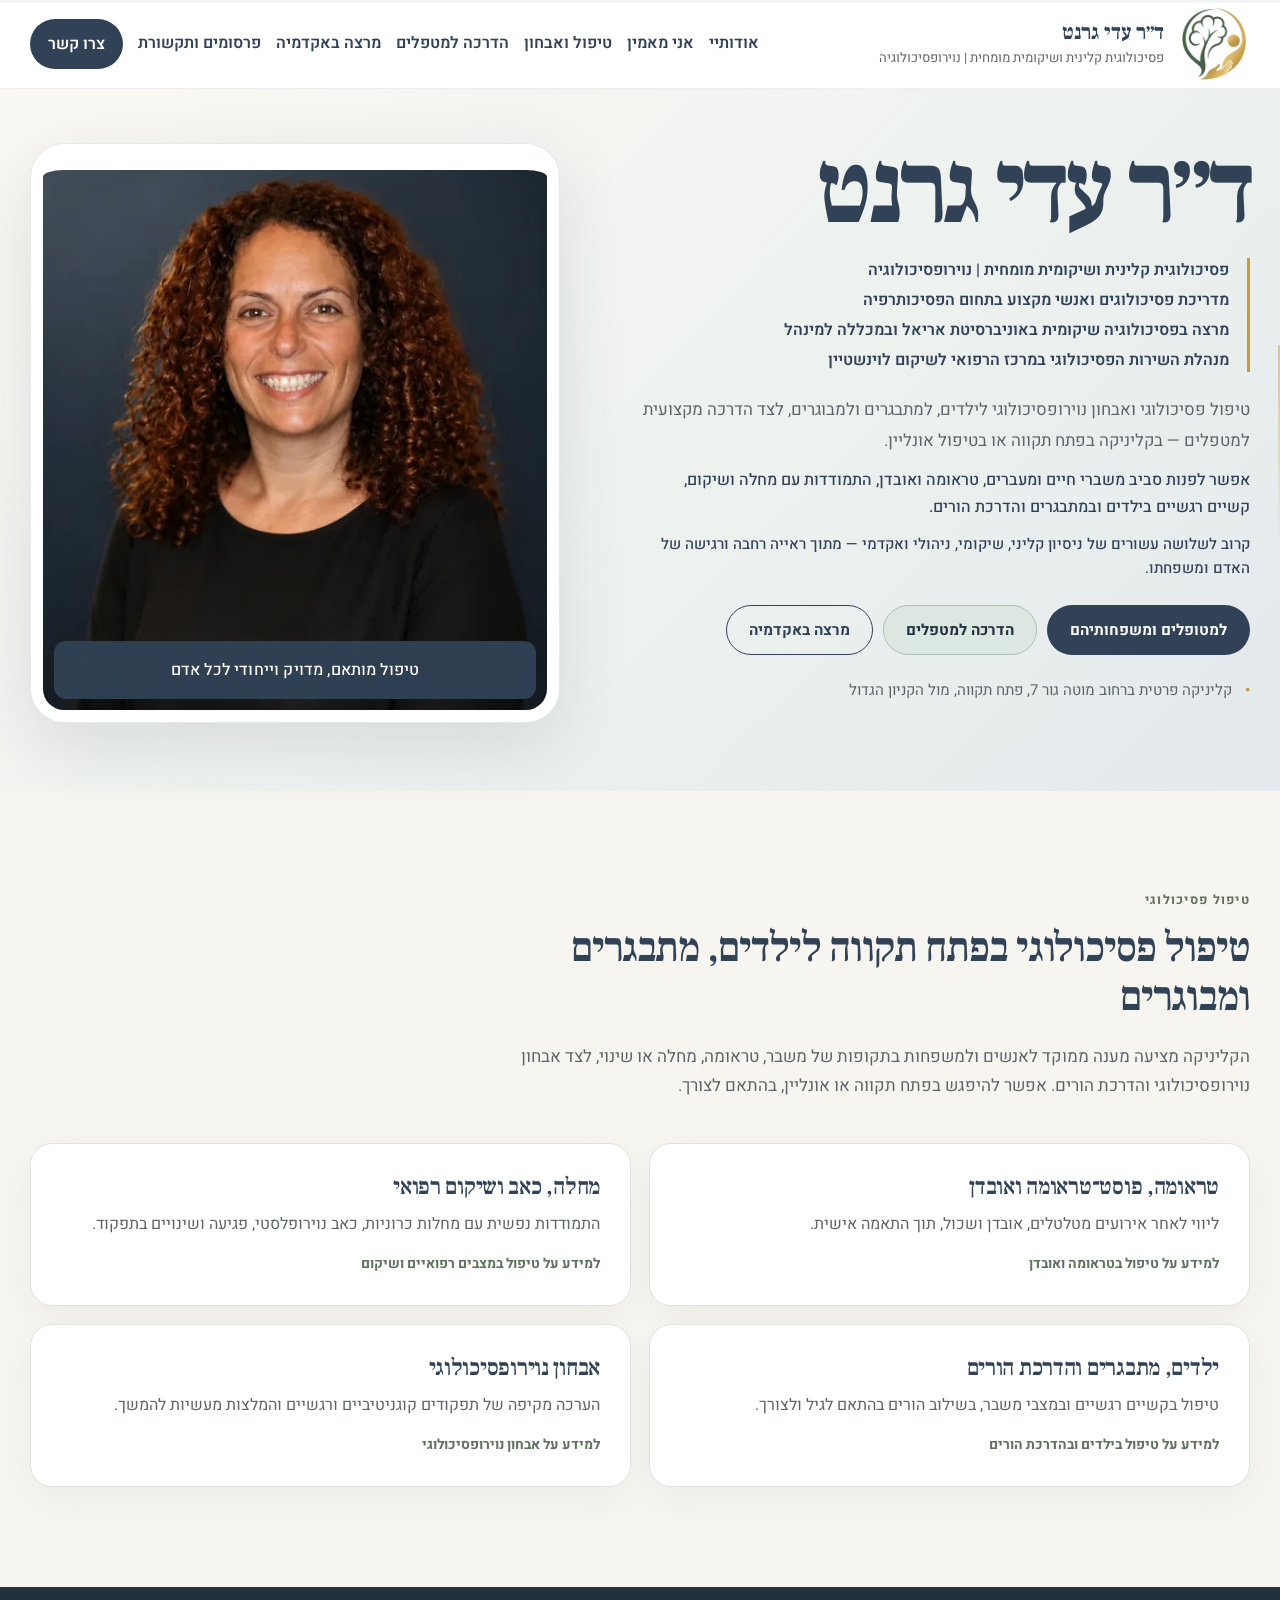
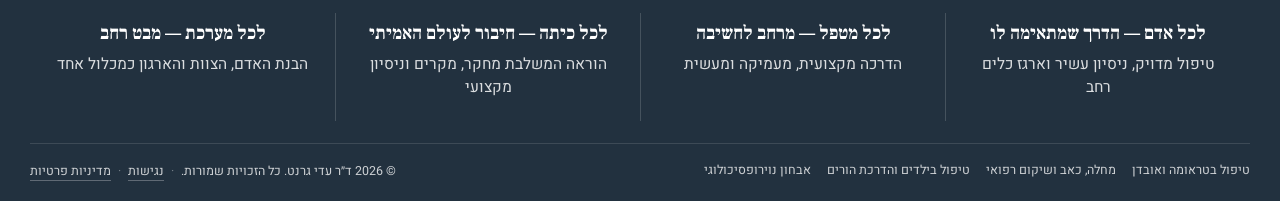
<file: index.html>
<!DOCTYPE html>

<html dir="rtl" lang="he">
<head>
<!-- Google Analytics: queue immediately, load library after first render -->
<script>
  window.dataLayer = window.dataLayer || [];
  function gtag(){dataLayer.push(arguments);}
  gtag('js', new Date());
  gtag('config', 'G-CSDEJJB0PF');
  (function(){
    var loaded=false;
    function loadGA(){
      if(loaded) return;
      loaded=true;
      var s=document.createElement('script');
      s.async=true;
      s.src='https://www.googletagmanager.com/gtag/js?id=G-CSDEJJB0PF';
      document.head.appendChild(s);
    }
    window.addEventListener('load', function(){
      if('requestIdleCallback' in window){
        requestIdleCallback(loadGA,{timeout:2000});
      }else{
        setTimeout(loadGA,500);
      }
    }, {once:true});
  })();
</script>

<meta charset="utf-8"/>
<meta content="width=device-width,initial-scale=1" name="viewport"/>
<meta content="טיפול פסיכולוגי בפתח תקווה ואונליין עם ד״ר עדי גרנט — פסיכולוגית קלינית ושיקומית. טראומה ואובדן, משברי חיים, מחלה ושיקום, ילדים ואבחון נוירופסיכולוגי." name="description"/>
<meta content="#314257" name="theme-color"/>
<meta content="he_IL" property="og:locale"/>
<meta content="website" property="og:type"/>
<meta content="טיפול פסיכולוגי בפתח תקווה | ד״ר עדי גרנט" property="og:title"/>
<meta content="טיפול פסיכולוגי בפתח תקווה ואונליין עם ד״ר עדי גרנט — פסיכולוגית קלינית ושיקומית. טראומה ואובדן, משברי חיים, מחלה ושיקום, ילדים ואבחון נוירופסיכולוגי." property="og:description"/>
<title>טיפול פסיכולוגי בפתח תקווה | ד״ר עדי גרנט</title>
<link href="https://fonts.googleapis.com/css2?family=Heebo:wght@400..700&amp;family=Frank+Ruhl+Libre:wght@500..700&amp;display=swap" rel="stylesheet" media="print" onload="this.media='all'"/>
<noscript><link href="https://fonts.googleapis.com/css2?family=Heebo:wght@400..700&amp;family=Frank+Ruhl+Libre:wght@500..700&amp;display=swap" rel="stylesheet"/></noscript>
<link rel="preload" as="image" href="assets/adi-granat-portrait-640.webp" imagesrcset="assets/adi-granat-portrait-480.webp 480w, assets/adi-granat-portrait-640.webp 640w, assets/adi-granat-portrait-800.webp 800w, assets/adi-granat-portrait.webp 1122w" imagesizes="(max-width: 640px) calc(100vw - 40px), (max-width: 1000px) 62vw, 430px"/><link href="home.css" rel="stylesheet"/><link href="effects.css" rel="preload" as="style" onload="this.onload=null;this.rel='stylesheet'"/><noscript><link href="effects.css" rel="stylesheet"/></noscript>
<script type="application/ld+json">{"@context":"https://schema.org","@graph":[{"@type":"WebSite","@id":"https://adigranat.github.io/#website","url":"https://adigranat.github.io/","name":"ד״ר עדי גרנט — פסיכולוגית קלינית ושיקומית","inLanguage":"he-IL","publisher":{"@id":"https://adigranat.github.io/#adi-granat"}},{"@type":"Person","@id":"https://adigranat.github.io/#adi-granat","name":"ד״ר עדי גרנט","url":"https://adigranat.github.io/","image":"https://adigranat.github.io/assets/adi-granat-portrait.webp","jobTitle":["פסיכולוגית קלינית מומחית","פסיכולוגית שיקומית מומחית","מדריכת פסיכולוגים"],"description":"פסיכולוגית קלינית מומחית ומדריכה ופסיכולוגית שיקומית מומחית, בעלת ניסיון רב בנוירופסיכולוגיה ובאבחון נוירופסיכולוגי, מנהלת השירות הפסיכולוגי במרכז הרפואי לשיקום לוינשטיין ומרצה.","telephone":"+972-54-247-4788","email":"Adi.psychoservice@gmail.com","address":{"@type":"PostalAddress","streetAddress":"מוטה גור 7","addressLocality":"פתח תקווה","addressCountry":"IL"},"worksFor":{"@type":"MedicalOrganization","name":"המרכז הרפואי לשיקום לוינשטיין"},"affiliation":[{"@type":"CollegeOrUniversity","name":"אוניברסיטת אריאל"},{"@type":"CollegeOrUniversity","name":"המכללה למינהל"}],"alumniOf":{"@type":"CollegeOrUniversity","name":"אוניברסיטת בר-אילן"},"sameAs":["https://www1.health.gov.il/nursing/influence/neta/2024-participants/adig/","https://www.ariel.ac.il/wp/acad-sec/%D7%99%D7%95%D7%9D-%D7%97%D7%A9%D7%99%D7%A4%D7%94-%D7%94%D7%9E%D7%92%D7%9E%D7%94-%D7%94%D7%A9%D7%99%D7%A7%D7%95%D7%9E%D7%99%D7%AA/","https://www.hebpsy.net/showprofile.asp?id=1170"],"knowsAbout":["טיפול פסיכולוגי","פסיכולוגיה קלינית","פסיכולוגיה שיקומית","נוירופסיכולוגיה","אבחון נוירופסיכולוגי","טראומה","פוסט טראומה","אובדן ושכול","משברי חיים ומעברים","שיקום רפואי","מחלות כרוניות","כאב נוירופלסטי","טיפול בילדים ובמתבגרים","הדרכת הורים","EMDR","CBT","ACT","היפנוזה","Play Therapy","מיינדפולנס"]},{"@type":"WebPage","@id":"https://adigranat.github.io/#webpage","url":"https://adigranat.github.io/","name":"טיפול פסיכולוגי בפתח תקווה | ד״ר עדי גרנט","description":"טיפול פסיכולוגי בפתח תקווה ואונליין עם ד״ר עדי גרנט — פסיכולוגית קלינית ושיקומית. טראומה ואובדן, משברי חיים, מחלה ושיקום, ילדים ואבחון נוירופסיכולוגי.","inLanguage":"he-IL","isPartOf":{"@id":"https://adigranat.github.io/#website"},"about":{"@id":"https://adigranat.github.io/#adi-granat"},"dateModified":"2026-08-16","breadcrumb":{"@id":"https://adigranat.github.io/#breadcrumb"}},{"@type":"BreadcrumbList","@id":"https://adigranat.github.io/#breadcrumb","itemListElement":[{"@type":"ListItem","position":1,"name":"דף הבית","item":"https://adigranat.github.io/"}]},{"@type":"MedicalBusiness","@id":"https://adigranat.github.io/#clinic","name":"הקליניקה של ד״ר עדי גרנט","url":"https://adigranat.github.io/contact.html","image":"https://adigranat.github.io/assets/adi-granat-portrait.webp","description":"קליניקה פרטית לטיפול פסיכולוגי ואבחון נוירופסיכולוגי לילדים, מתבגרים ומבוגרים בפתח תקווה, לצד אפשרות למפגשים מקוונים.","telephone":"+972-54-247-4788","email":"Adi.psychoservice@gmail.com","address":{"@type":"PostalAddress","streetAddress":"מוטה גור 7","addressLocality":"פתח תקווה","addressCountry":"IL"},"hasMap":"https://www.google.com/maps/search/?api=1&query=%D7%A8%D7%97%D7%95%D7%91+%D7%9E%D7%95%D7%98%D7%94+%D7%92%D7%95%D7%A8+7,+%D7%A4%D7%AA%D7%97+%D7%AA%D7%A7%D7%95%D7%95%D7%94","founder":{"@id":"https://adigranat.github.io/#adi-granat"},"employee":{"@id":"https://adigranat.github.io/#adi-granat"},"areaServed":[{"@type":"Country","name":"ישראל"},{"@type":"City","name":"פתח תקווה"}]}]}</script><link href="https://adigranat.github.io/" rel="canonical"/><meta content="https://adigranat.github.io/" property="og:url"/><meta content="https://adigranat.github.io/assets/social-preview.jpg" property="og:image"/><meta content="1200" property="og:image:width"/><meta content="630" property="og:image:height"/><meta content="summary_large_image" name="twitter:card"/><meta content="טיפול פסיכולוגי בפתח תקווה | ד״ר עדי גרנט" name="twitter:title"/><meta content="טיפול פסיכולוגי בפתח תקווה ואונליין עם ד״ר עדי גרנט — פסיכולוגית קלינית ושיקומית. טראומה ואובדן, משברי חיים, מחלה ושיקום, ילדים ואבחון נוירופסיכולוגי." name="twitter:description"/><meta content="https://adigranat.github.io/assets/social-preview.jpg" name="twitter:image"/><link href="assets/favicon-32.png" rel="icon" sizes="32x32" type="image/png"/><link href="assets/apple-touch-icon.png" rel="apple-touch-icon" sizes="180x180"/><meta content="ד״ר עדי גרנט" property="og:site_name"/><meta content="ד״ר עדי גרנט" name="author"/><meta content="index,follow,max-snippet:-1,max-image-preview:large,max-video-preview:-1" name="robots"/><meta content="ד״ר עדי גרנט — פסיכולוגית קלינית ושיקומית מומחית | נוירופסיכולוגיה" property="og:image:alt"/><meta content="ד״ר עדי גרנט — פסיכולוגית קלינית ושיקומית מומחית | נוירופסיכולוגיה" name="twitter:image:alt"/><link rel="describedby" href="/llms.txt"/></head>
<body>
<a class="skip-link" href="#main">דילוג לתוכן המרכזי</a>
<header class="site-header"><div class="shell header-inner">
<a aria-label="דף הבית" class="brand" href="index.html"><img alt="" class="brand-logo" decoding="async" height="160" src="assets/logo-symbol.webp" width="144"/><span><strong>ד״ר עדי גרנט</strong><small>פסיכולוגית קלינית ושיקומית מומחית | נוירופסיכולוגיה</small></span></a>
<button aria-controls="nav" aria-expanded="false" class="menu-button" type="button">☰<span class="sr-only">פתיחת תפריט</span></button>
<nav aria-label="ניווט ראשי" class="main-nav" id="nav"><a href="about.html">אודותיי</a><a href="belief.html">אני מאמין</a><a href="therapy.html">טיפול ואבחון</a><a href="professionals.html">הדרכה למטפלים</a><a href="academia.html">מרצה באקדמיה</a><a href="media.html">פרסומים ותקשורת</a><a class="nav-cta" href="contact.html">צרו קשר</a></nav>
</div></header>
<main id="main">
<section class="hero audience-hero"><div class="shell hero-grid">
<div class="hero-copy">
<h1>ד״ר עדי גרנט</h1>
<div class="hero-profile">
<p>פסיכולוגית קלינית ושיקומית מומחית | נוירופסיכולוגיה</p>
<p>מדריכת פסיכולוגים ואנשי מקצוע בתחום הפסיכותרפיה</p>
<p>מרצה בפסיכולוגיה שיקומית באוניברסיטת אריאל ובמכללה למינהל</p>
<p>מנהלת השירות הפסיכולוגי במרכז הרפואי לשיקום לוינשטיין</p>
</div>
<p class="hero-lead">טיפול פסיכולוגי ואבחון נוירופסיכולוגי לילדים, למתבגרים ולמבוגרים, לצד הדרכה מקצועית למטפלים — בקליניקה בפתח תקווה או בטיפול אונליין.</p><p class="hero-fit-note">אפשר לפנות סביב משברי חיים ומעברים, טראומה ואובדן, התמודדות עם מחלה ושיקום, קשיים רגשיים בילדים ובמתבגרים והדרכת הורים.</p>
<p class="hero-experience">קרוב לשלושה עשורים של ניסיון קליני, שיקומי, ניהולי ואקדמי — מתוך ראייה רחבה ורגישה של האדם ומשפחתו.</p>
<div class="actions audience-actions">
<a class="button primary" href="therapy.html">למטופלים ומשפחותיהם</a>
<a class="button soft-button" href="professionals.html">הדרכה למטפלים</a>
<a class="button secondary" href="academia.html">מרצה באקדמיה</a>
</div>
<div aria-label="פרטי הקליניקה" class="hero-location">
<p>קליניקה פרטית ברחוב מוטה גור 7, פתח תקווה, מול הקניון הגדול</p>
</div>
</div>
<figure class="portrait"><img alt="ד״ר עדי גרנט" decoding="async" fetchpriority="high" loading="eager" height="1402" width="1122" src="assets/adi-granat-portrait-640.webp" srcset="assets/adi-granat-portrait-480.webp 480w, assets/adi-granat-portrait-640.webp 640w, assets/adi-granat-portrait-800.webp 800w, assets/adi-granat-portrait.webp 1122w" sizes="(max-width: 640px) calc(100vw - 40px), (max-width: 1000px) 62vw, 430px"/><figcaption>טיפול מותאם, מדויק וייחודי לכל אדם</figcaption></figure>
</div></section>
<section class="section soft seo-intent-section"><div class="shell"><div class="section-head"><p class="eyebrow">טיפול פסיכולוגי</p><h2>טיפול פסיכולוגי בפתח תקווה לילדים, מתבגרים ומבוגרים</h2><p class="seo-intro">הקליניקה מציעה מענה ממוקד לאנשים ולמשפחות בתקופות של משבר, טראומה, מחלה או שינוי, לצד אבחון נוירופסיכולוגי והדרכת הורים. אפשר להיפגש בפתח תקווה או אונליין, בהתאם לצורך.</p></div><div class="seo-topic-grid"><a class="seo-topic-card" href="trauma.html"><h3>טראומה, פוסט־טראומה ואובדן</h3><p>ליווי לאחר אירועים מטלטלים, אובדן ושכול, תוך התאמה אישית.</p><span>למידע על טיפול בטראומה ואובדן</span></a><a class="seo-topic-card" href="rehabilitation.html"><h3>מחלה, כאב ושיקום רפואי</h3><p>התמודדות נפשית עם מחלות כרוניות, כאב נוירופלסטי, פגיעה ושינויים בתפקוד.</p><span>למידע על טיפול במצבים רפואיים ושיקום</span></a><a class="seo-topic-card" href="children.html"><h3>ילדים, מתבגרים והדרכת הורים</h3><p>טיפול בקשיים רגשיים ובמצבי משבר, בשילוב הורים בהתאם לגיל ולצורך.</p><span>למידע על טיפול בילדים ובהדרכת הורים</span></a><a class="seo-topic-card" href="neuropsychology.html"><h3>אבחון נוירופסיכולוגי</h3><p>הערכה מקיפה של תפקודים קוגניטיביים ורגשיים והמלצות מעשיות להמשך.</p><span>למידע על אבחון נוירופסיכולוגי</span></a></div></div></section></main>
<footer class="site-footer site-footer-messages-only">
<div aria-label="תחומי המענה של ד״ר עדי גרנט" class="shell footer-messages-grid">
<article class="footer-message-box">
<strong>לכל אדם — הדרך שמתאימה לו</strong>
<span>טיפול מדויק, ניסיון עשיר וארגז כלים רחב</span>
</article>
<article class="footer-message-box">
<strong>לכל מטפל — מרחב לחשיבה</strong>
<span>הדרכה מקצועית, מעמיקה ומעשית</span>
</article>
<article class="footer-message-box">
<strong>לכל כיתה — חיבור לעולם האמיתי</strong>
<span>הוראה המשלבת מחקר, מקרים וניסיון מקצועי</span>
</article>
<article class="footer-message-box">
<strong>לכל מערכת — מבט רחב</strong>
<span>הבנת האדם, הצוות והארגון כמכלול אחד</span>
</article>
</div>
<div class="shell footer-lower-row">
<nav aria-label="תחומי טיפול ואבחון" class="footer-topic-links"><a href="trauma.html">טיפול בטראומה ואובדן</a><a href="rehabilitation.html">מחלה, כאב ושיקום רפואי</a><a href="children.html">טיפול בילדים והדרכת הורים</a><a href="neuropsychology.html">אבחון נוירופסיכולוגי</a></nav>
<div class="footer-bottom">
<span class="footer-legal">© <span id="year"></span> ד״ר עדי גרנט. כל הזכויות שמורות. <span class="footer-legal-separator" aria-hidden="true">·</span> <a href="accessibility.html">נגישות</a> <span class="footer-legal-separator" aria-hidden="true">·</span> <a href="privacy.html">מדיניות פרטיות</a></span>
</div>
</div>
</footer>
<script src="script.js"></script>
</body></html>
</file>
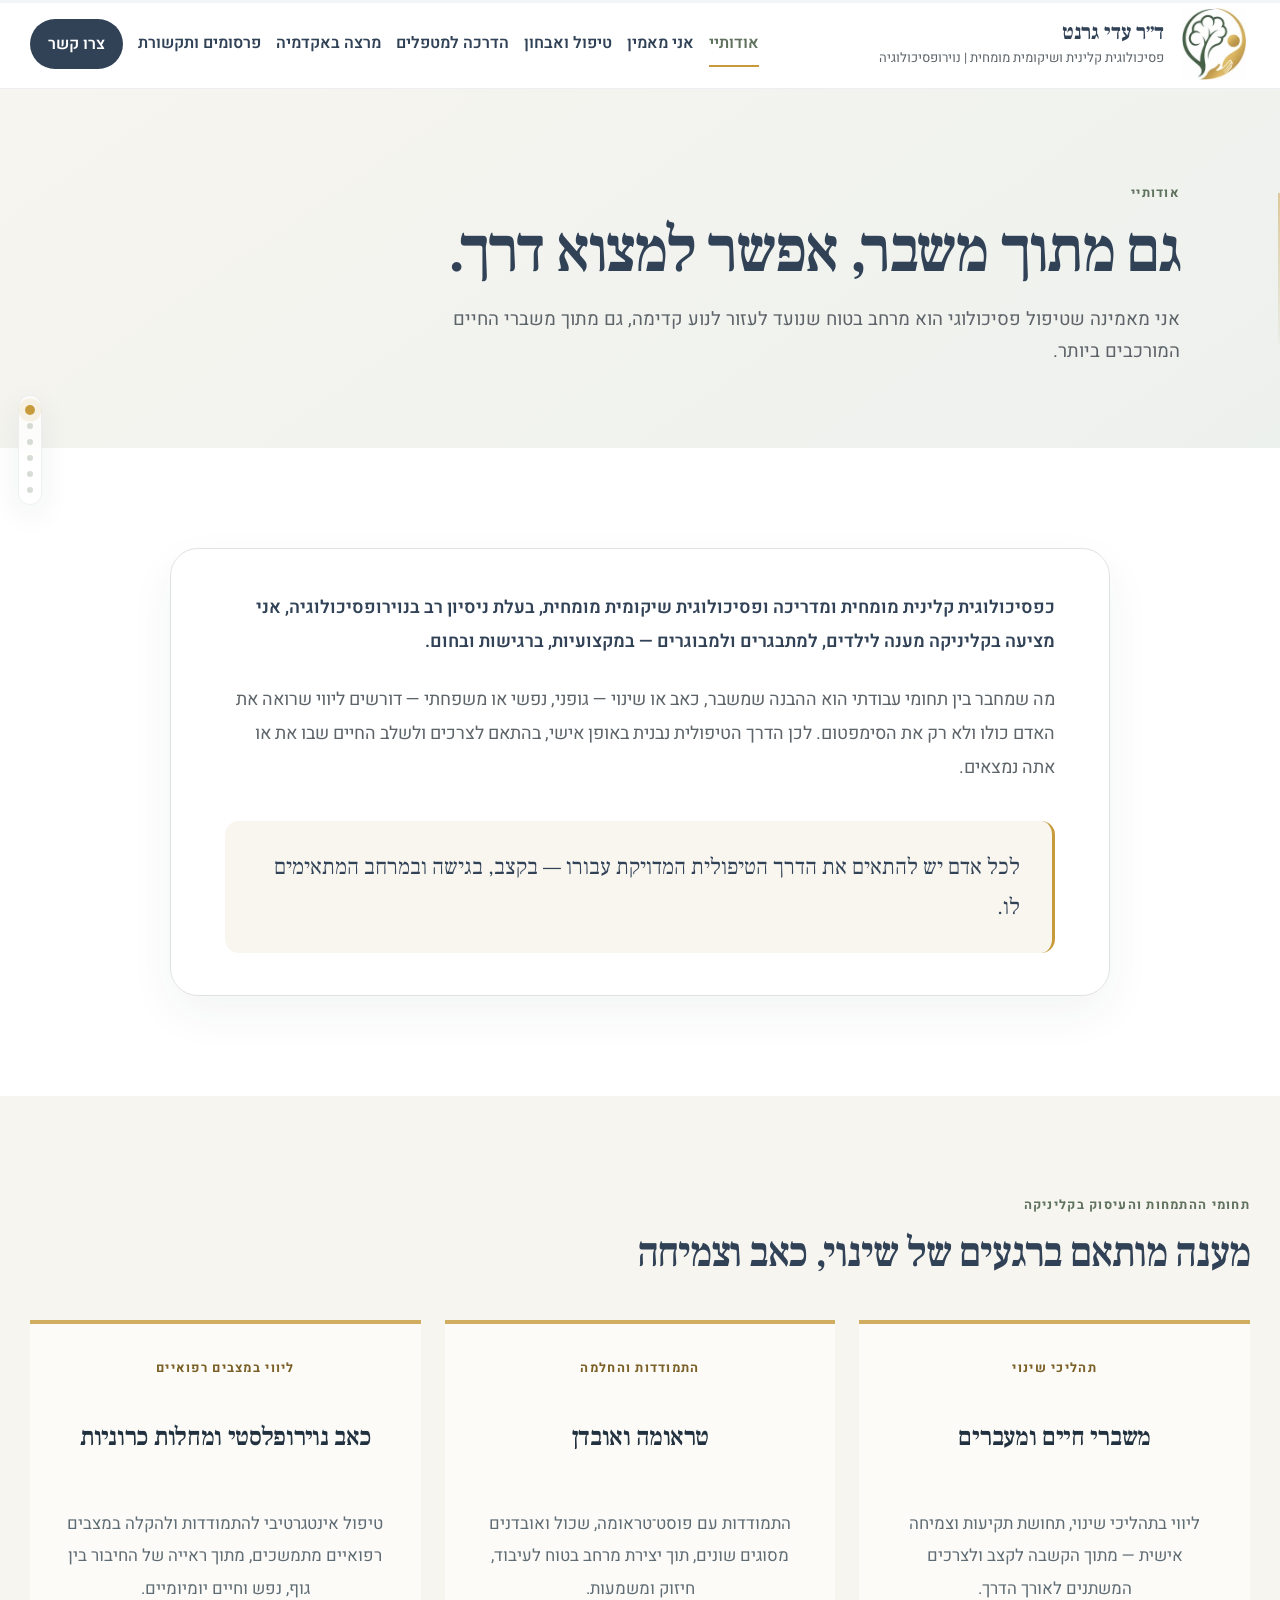
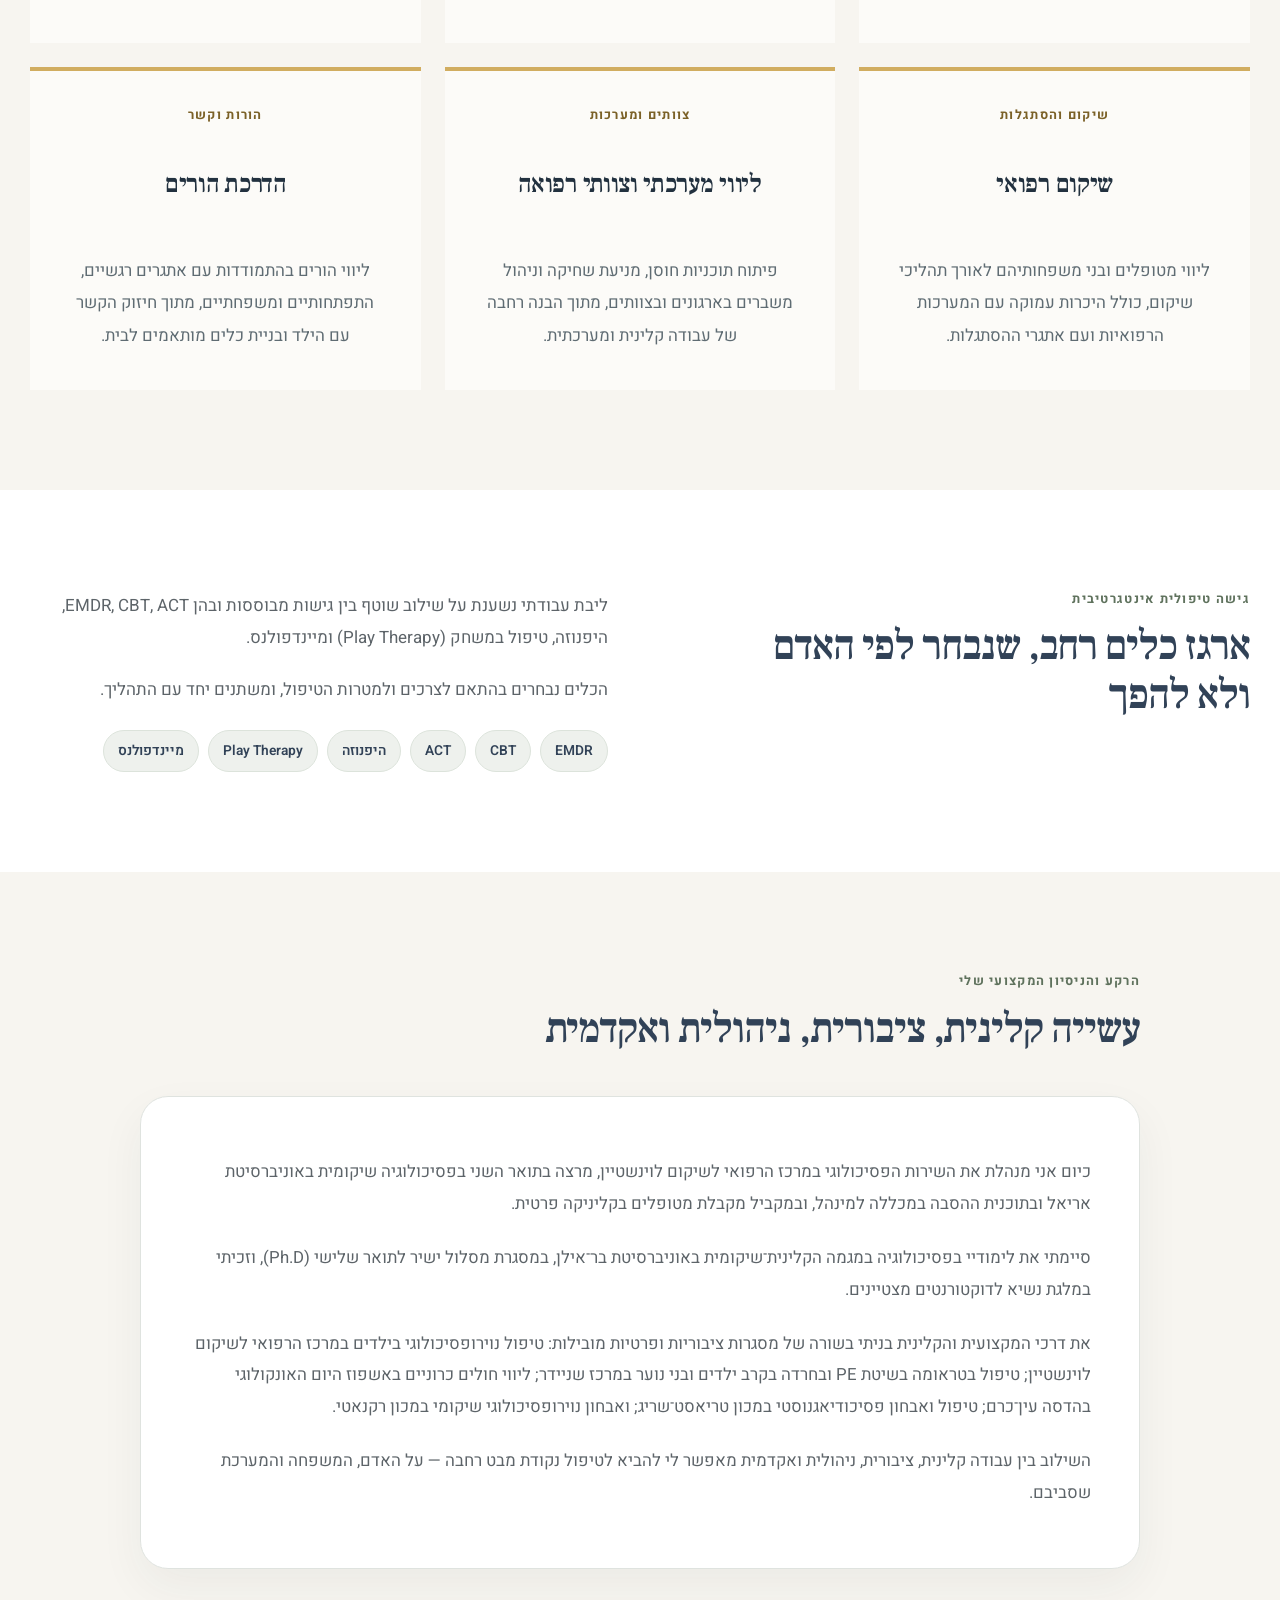
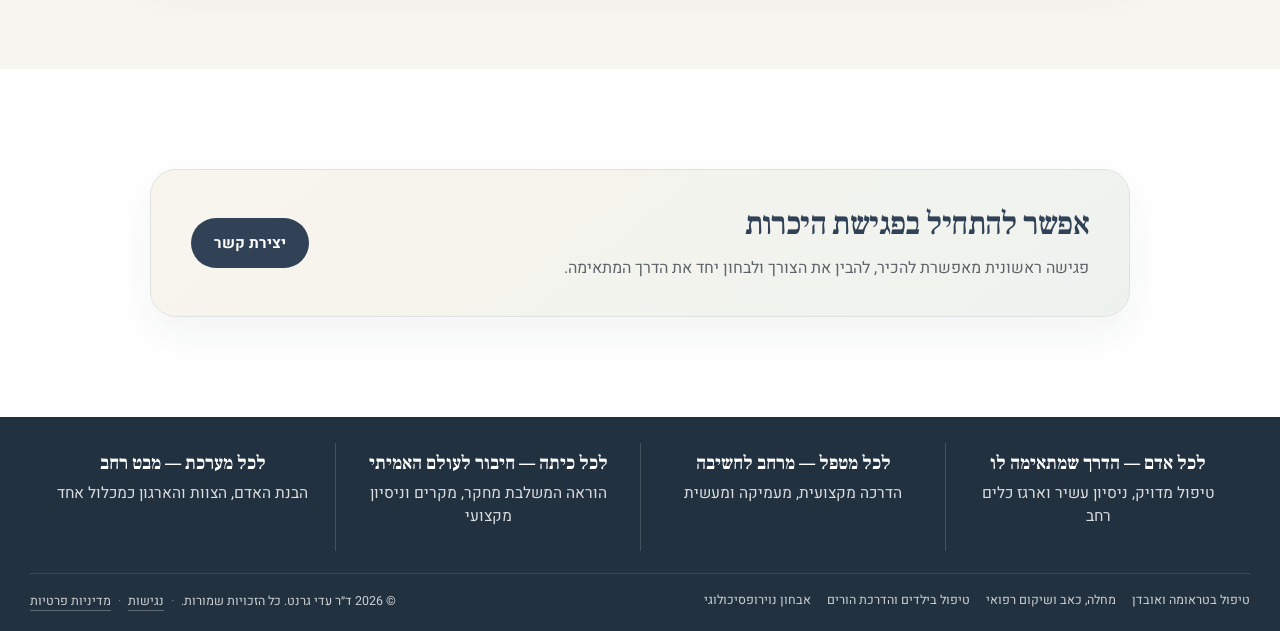
<file: about.html>
<!DOCTYPE html>

<html dir="rtl" lang="he">
<head>
<!-- Google Analytics: queue immediately, load library after first render -->
<script>
  window.dataLayer = window.dataLayer || [];
  function gtag(){dataLayer.push(arguments);}
  gtag('js', new Date());
  gtag('config', 'G-CSDEJJB0PF');
  (function(){
    var loaded=false;
    function loadGA(){
      if(loaded) return;
      loaded=true;
      var s=document.createElement('script');
      s.async=true;
      s.src='https://www.googletagmanager.com/gtag/js?id=G-CSDEJJB0PF';
      document.head.appendChild(s);
    }
    window.addEventListener('load', function(){
      if('requestIdleCallback' in window){
        requestIdleCallback(loadGA,{timeout:2000});
      }else{
        setTimeout(loadGA,500);
      }
    }, {once:true});
  })();
</script>
<meta charset="utf-8"/><meta content="width=device-width,initial-scale=1" name="viewport"/><meta content="אודות ד״ר עדי גרנט — פסיכולוגית קלינית מומחית ומדריכה ופסיכולוגית שיקומית מומחית, בעלת ניסיון רב בנוירופסיכולוגיה ובאבחון נוירופסיכולוגי, מנהלת השירות הפסיכולוגי בלוינשטיין ומרצה." name="description"/><meta content="#314257" name="theme-color"/>
<meta content="he_IL" property="og:locale"/>
<meta content="website" property="og:type"/>
<meta content="ד״ר עדי גרנט | פסיכולוגית קלינית ושיקומית מומחית | נוירופסיכולוגיה" property="og:title"/>
<meta content="אודות ד״ר עדי גרנט — פסיכולוגית קלינית מומחית ומדריכה ופסיכולוגית שיקומית מומחית, בעלת ניסיון רב בנוירופסיכולוגיה ובאבחון נוירופסיכולוגי, מנהלת השירות הפסיכולוגי בלוינשטיין ומרצה." property="og:description"/><title>ד״ר עדי גרנט | פסיכולוגית קלינית ושיקומית מומחית | נוירופסיכולוגיה</title><link href="https://fonts.googleapis.com/css2?family=Heebo:wght@400..700&amp;family=Frank+Ruhl+Libre:wght@500..700&amp;display=swap" rel="stylesheet" media="print" onload="this.media='all'"/>
<noscript><link href="https://fonts.googleapis.com/css2?family=Heebo:wght@400..700&amp;family=Frank+Ruhl+Libre:wght@500..700&amp;display=swap" rel="stylesheet"/></noscript><link href="style.css" rel="stylesheet"/><link href="effects.css" rel="preload" as="style" onload="this.onload=null;this.rel='stylesheet'"/><noscript><link href="effects.css" rel="stylesheet"/></noscript><script type="application/ld+json">{"@context":"https://schema.org","@graph":[{"@type":"WebSite","@id":"https://adigranat.github.io/#website","url":"https://adigranat.github.io/","name":"ד״ר עדי גרנט — פסיכולוגית קלינית ושיקומית","inLanguage":"he-IL","publisher":{"@id":"https://adigranat.github.io/#adi-granat"}},{"@type":"Person","@id":"https://adigranat.github.io/#adi-granat","name":"ד״ר עדי גרנט","url":"https://adigranat.github.io/","image":"https://adigranat.github.io/assets/adi-granat-portrait.webp","jobTitle":["פסיכולוגית קלינית מומחית","פסיכולוגית שיקומית מומחית","מדריכת פסיכולוגים"],"description":"פסיכולוגית קלינית מומחית ומדריכה ופסיכולוגית שיקומית מומחית, בעלת ניסיון רב בנוירופסיכולוגיה ובאבחון נוירופסיכולוגי, מנהלת השירות הפסיכולוגי במרכז הרפואי לשיקום לוינשטיין ומרצה.","telephone":"+972-54-247-4788","email":"Adi.psychoservice@gmail.com","address":{"@type":"PostalAddress","streetAddress":"מוטה גור 7","addressLocality":"פתח תקווה","addressCountry":"IL"},"worksFor":{"@type":"MedicalOrganization","name":"המרכז הרפואי לשיקום לוינשטיין"},"affiliation":[{"@type":"CollegeOrUniversity","name":"אוניברסיטת אריאל"},{"@type":"CollegeOrUniversity","name":"המכללה למינהל"}],"alumniOf":{"@type":"CollegeOrUniversity","name":"אוניברסיטת בר-אילן"},"sameAs":["https://www1.health.gov.il/nursing/influence/neta/2024-participants/adig/","https://www.ariel.ac.il/wp/acad-sec/%D7%99%D7%95%D7%9D-%D7%97%D7%A9%D7%99%D7%A4%D7%94-%D7%94%D7%9E%D7%92%D7%9E%D7%94-%D7%94%D7%A9%D7%99%D7%A7%D7%95%D7%9E%D7%99%D7%AA/","https://www.hebpsy.net/showprofile.asp?id=1170"],"knowsAbout":["טיפול פסיכולוגי","פסיכולוגיה קלינית","פסיכולוגיה שיקומית","נוירופסיכולוגיה","אבחון נוירופסיכולוגי","טראומה","פוסט טראומה","אובדן ושכול","משברי חיים ומעברים","שיקום רפואי","מחלות כרוניות","כאב נוירופלסטי","טיפול בילדים ובמתבגרים","הדרכת הורים","EMDR","CBT","ACT","היפנוזה","Play Therapy","מיינדפולנס"]},{"@type":"AboutPage","@id":"https://adigranat.github.io/about.html#webpage","url":"https://adigranat.github.io/about.html","name":"ד״ר עדי גרנט | פסיכולוגית קלינית ושיקומית מומחית | נוירופסיכולוגיה","description":"אודות ד״ר עדי גרנט — פסיכולוגית קלינית מומחית ומדריכה ופסיכולוגית שיקומית מומחית, בעלת ניסיון רב בנוירופסיכולוגיה ובאבחון נוירופסיכולוגי, מנהלת השירות הפסיכולוגי בלוינשטיין ומרצה.","inLanguage":"he-IL","isPartOf":{"@id":"https://adigranat.github.io/#website"},"about":{"@id":"https://adigranat.github.io/#adi-granat"},"dateModified":"2026-08-20","breadcrumb":{"@id":"https://adigranat.github.io/about.html#breadcrumb"}},{"@type":"BreadcrumbList","@id":"https://adigranat.github.io/about.html#breadcrumb","itemListElement":[{"@type":"ListItem","position":1,"name":"דף הבית","item":"https://adigranat.github.io/"},{"@type":"ListItem","position":2,"name":"אודות ד״ר עדי גרנט","item":"https://adigranat.github.io/about.html"}]}]}</script><link href="https://adigranat.github.io/about.html" rel="canonical"/><meta content="https://adigranat.github.io/about.html" property="og:url"/><meta content="https://adigranat.github.io/assets/social-preview.jpg" property="og:image"/><meta content="1200" property="og:image:width"/><meta content="630" property="og:image:height"/><meta content="summary_large_image" name="twitter:card"/><meta content="ד״ר עדי גרנט | פסיכולוגית קלינית ושיקומית מומחית | נוירופסיכולוגיה" name="twitter:title"/><meta content="אודות ד״ר עדי גרנט — פסיכולוגית קלינית מומחית ומדריכה ופסיכולוגית שיקומית מומחית, בעלת ניסיון רב בנוירופסיכולוגיה ובאבחון נוירופסיכולוגי, מנהלת השירות הפסיכולוגי בלוינשטיין ומרצה." name="twitter:description"/><meta content="https://adigranat.github.io/assets/social-preview.jpg" name="twitter:image"/><link href="assets/favicon-32.png" rel="icon" sizes="32x32" type="image/png"/><link href="assets/apple-touch-icon.png" rel="apple-touch-icon" sizes="180x180"/><meta content="ד״ר עדי גרנט" property="og:site_name"/><meta content="ד״ר עדי גרנט" name="author"/><meta content="index,follow,max-snippet:-1,max-image-preview:large,max-video-preview:-1" name="robots"/><meta content="ד״ר עדי גרנט — פסיכולוגית קלינית ושיקומית מומחית | נוירופסיכולוגיה" property="og:image:alt"/><meta content="ד״ר עדי גרנט — פסיכולוגית קלינית ושיקומית מומחית | נוירופסיכולוגיה" name="twitter:image:alt"/><link rel="describedby" href="/llms.txt"/></head>
<body><a class="skip-link" href="#main">דילוג לתוכן המרכזי</a>
<header class="site-header"><div class="shell header-inner"><a aria-label="דף הבית" class="brand" href="index.html"><img alt="" class="brand-logo" decoding="async" height="160" src="assets/logo-symbol.webp" width="144"/><span><strong>ד״ר עדי גרנט</strong><small>פסיכולוגית קלינית ושיקומית מומחית | נוירופסיכולוגיה</small></span></a><button aria-controls="nav" aria-expanded="false" class="menu-button" type="button">☰<span class="sr-only">פתיחת תפריט</span></button><nav aria-label="ניווט ראשי" class="main-nav" id="nav"><a class="active" aria-current="page" href="about.html">אודותיי</a><a href="belief.html">אני מאמין</a><a href="therapy.html">טיפול ואבחון</a><a href="professionals.html">הדרכה למטפלים</a><a href="academia.html">מרצה באקדמיה</a><a href="media.html">פרסומים ותקשורת</a><a class="nav-cta" href="contact.html">צרו קשר</a></nav></div></header>
<main id="main">
<section class="page-hero about-page-hero"><div class="shell narrow about-hero-shell"><p class="eyebrow semantic-page-label">אודותיי</p><div class="about-hero-copy about-hero-copy-minimal"><h1 class="hero-display-statement">גם מתוך משבר, אפשר למצוא דרך.</h1><p class="hero-support-statement">אני מאמינה שטיפול פסיכולוגי הוא מרחב בטוח שנועד לעזור לנוע קדימה, גם מתוך משברי החיים המורכבים ביותר.</p></div></div></section>
<section class="section"><div class="shell"><article class="about-intro-frame"><div class="about-intro-copy"><p>כפסיכולוגית קלינית מומחית ומדריכה ופסיכולוגית שיקומית מומחית, בעלת ניסיון רב בנוירופסיכולוגיה, אני מציעה בקליניקה מענה לילדים, למתבגרים ולמבוגרים — במקצועיות, ברגישות ובחום.</p><p>מה שמחבר בין תחומי עבודתי הוא ההבנה שמשבר, כאב או שינוי — גופני, נפשי או משפחתי — דורשים ליווי שרואה את האדם כולו ולא רק את הסימפטום. לכן הדרך הטיפולית נבנית באופן אישי, בהתאם לצרכים ולשלב החיים שבו את או אתה נמצאים.</p><blockquote>לכל אדם יש להתאים את הדרך הטיפולית המדויקת עבורו — בקצב, בגישה ובמרחב המתאימים לו.</blockquote></div></article></div></section>
<section class="section soft"><div class="shell"><div class="section-head about-section-head"><p class="eyebrow">תחומי ההתמחות והעיסוק בקליניקה</p><h2 class="about-section-title">מענה מותאם ברגעים של שינוי, כאב וצמיחה</h2></div><div class="expertise-grid-elegant"><article><p class="card-label">תהליכי שינוי</p><h3>משברי חיים ומעברים</h3><p>ליווי בתהליכי שינוי, תחושת תקיעות וצמיחה אישית — מתוך הקשבה לקצב ולצרכים המשתנים לאורך הדרך.</p></article><article><p class="card-label">התמודדות והחלמה</p><h3>טראומה ואובדן</h3><p>התמודדות עם פוסט־טראומה, שכול ואובדנים מסוגים שונים, תוך יצירת מרחב בטוח לעיבוד, חיזוק ומשמעות.</p></article><article><p class="card-label">ליווי במצבים רפואיים</p><h3>כאב נוירופלסטי ומחלות כרוניות</h3><p>טיפול אינטגרטיבי להתמודדות ולהקלה במצבים רפואיים מתמשכים, מתוך ראייה של החיבור בין גוף, נפש וחיים יומיומיים.</p></article><article><p class="card-label">שיקום והסתגלות</p><h3>שיקום רפואי</h3><p>ליווי מטופלים ובני משפחותיהם לאורך תהליכי שיקום, כולל היכרות עמוקה עם המערכות הרפואיות ועם אתגרי ההסתגלות.</p></article><article><p class="card-label">צוותים ומערכות</p><h3>ליווי מערכתי וצוותי רפואה</h3><p>פיתוח תוכניות חוסן, מניעת שחיקה וניהול משברים בארגונים ובצוותים, מתוך הבנה רחבה של עבודה קלינית ומערכתית.</p></article><article><p class="card-label">הורות וקשר</p><h3>הדרכת הורים</h3><p>ליווי הורים בהתמודדות עם אתגרים רגשיים, התפתחותיים ומשפחתיים, מתוך חיזוק הקשר עם הילד ובניית כלים מותאמים לבית.</p></article></div></div></section>
<section class="section"><div class="shell split approach-section"><div class="approach-heading"><p class="eyebrow">גישה טיפולית אינטגרטיבית</p><h2>ארגז כלים רחב, שנבחר לפי האדם ולא להפך</h2></div><div class="prose"><p>ליבת עבודתי נשענת על שילוב שוטף בין גישות מבוססות ובהן EMDR, CBT, ACT, היפנוזה, טיפול במשחק (Play Therapy) ומיינדפולנס.</p><p>הכלים נבחרים בהתאם לצרכים ולמטרות הטיפול, ומשתנים יחד עם התהליך.</p><div class="method-tags"><span>EMDR</span><span>CBT</span><span>ACT</span><span>היפנוזה</span><span>Play Therapy</span><span>מיינדפולנס</span></div></div></div></section>
<section class="section soft"><div class="shell professional-story"><div class="section-head"><p class="eyebrow">הרקע והניסיון המקצועי שלי</p><h2 class="professional-story-title">עשייה קלינית, ציבורית, ניהולית ואקדמית</h2></div><article class="professional-story-frame"><div class="prose long-prose"><p>כיום אני מנהלת את השירות הפסיכולוגי במרכז הרפואי לשיקום לוינשטיין, מרצה בתואר השני בפסיכולוגיה שיקומית באוניברסיטת אריאל ובתוכנית ההסבה במכללה למינהל, ובמקביל מקבלת מטופלים בקליניקה פרטית.</p><p>סיימתי את לימודיי בפסיכולוגיה במגמה הקלינית־שיקומית באוניברסיטת בר־אילן, במסגרת מסלול ישיר לתואר שלישי (Ph.D), וזכיתי במלגת נשיא לדוקטורנטים מצטיינים.</p><p>את דרכי המקצועית והקלינית בניתי בשורה של מסגרות ציבוריות ופרטיות מובילות: טיפול נוירופסיכולוגי בילדים במרכז הרפואי לשיקום לוינשטיין; טיפול בטראומה בשיטת PE ובחרדה בקרב ילדים ובני נוער במרכז שניידר; ליווי חולים כרוניים באשפוז היום האונקולוגי בהדסה עין־כרם; טיפול ואבחון פסיכודיאגנוסטי במכון טריאסט־שריג; ואבחון נוירופסיכולוגי שיקומי במכון רקנאטי.</p><p>השילוב בין עבודה קלינית, ציבורית, ניהולית ואקדמית מאפשר לי להביא לטיפול נקודת מבט רחבה — על האדם, המשפחה והמערכת שסביבם.</p></div></article></div></section>
<section class="section"><div class="shell"><div class="cta-panel about-cta-panel"><div><h2>אפשר להתחיל בפגישת היכרות</h2><p>פגישה ראשונית מאפשרת להכיר, להבין את הצורך ולבחון יחד את הדרך המתאימה.</p></div><a class="button primary" href="contact.html">יצירת קשר</a></div></div></section>
</main><footer class="site-footer site-footer-messages-only">
<div aria-label="תחומי המענה של ד״ר עדי גרנט" class="shell footer-messages-grid">
<article class="footer-message-box">
<strong>לכל אדם — הדרך שמתאימה לו</strong>
<span>טיפול מדויק, ניסיון עשיר וארגז כלים רחב</span>
</article>
<article class="footer-message-box">
<strong>לכל מטפל — מרחב לחשיבה</strong>
<span>הדרכה מקצועית, מעמיקה ומעשית</span>
</article>
<article class="footer-message-box">
<strong>לכל כיתה — חיבור לעולם האמיתי</strong>
<span>הוראה המשלבת מחקר, מקרים וניסיון מקצועי</span>
</article>
<article class="footer-message-box">
<strong>לכל מערכת — מבט רחב</strong>
<span>הבנת האדם, הצוות והארגון כמכלול אחד</span>
</article>
</div>
<div class="shell footer-lower-row">
<nav aria-label="תחומי טיפול ואבחון" class="footer-topic-links"><a href="trauma.html">טיפול בטראומה ואובדן</a><a href="rehabilitation.html">מחלה, כאב ושיקום רפואי</a><a href="children.html">טיפול בילדים והדרכת הורים</a><a href="neuropsychology.html">אבחון נוירופסיכולוגי</a></nav>
<div class="footer-bottom">
<span class="footer-legal">© <span id="year"></span> ד״ר עדי גרנט. כל הזכויות שמורות. <span class="footer-legal-separator" aria-hidden="true">·</span> <a href="accessibility.html">נגישות</a> <span class="footer-legal-separator" aria-hidden="true">·</span> <a href="privacy.html">מדיניות פרטיות</a></span>
</div>
</div>
</footer><script src="script.js"></script></body></html>
</file>
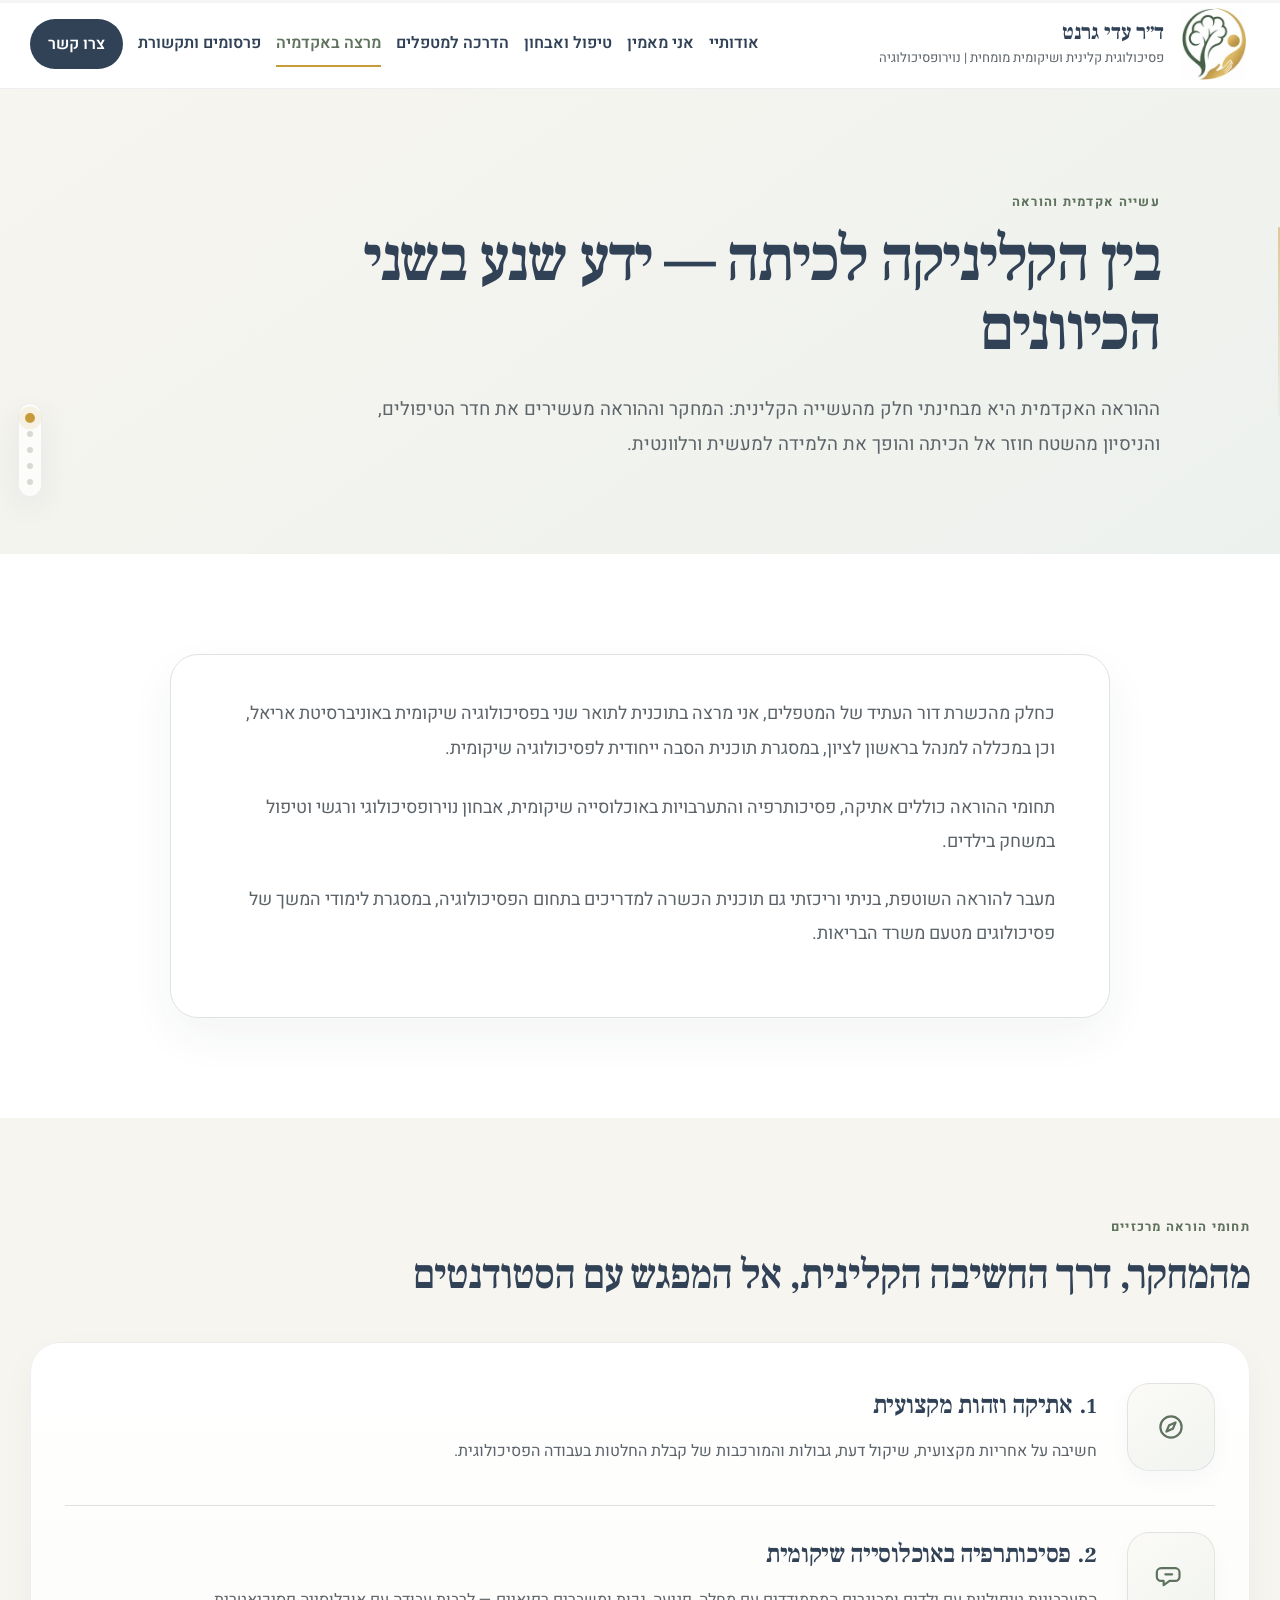
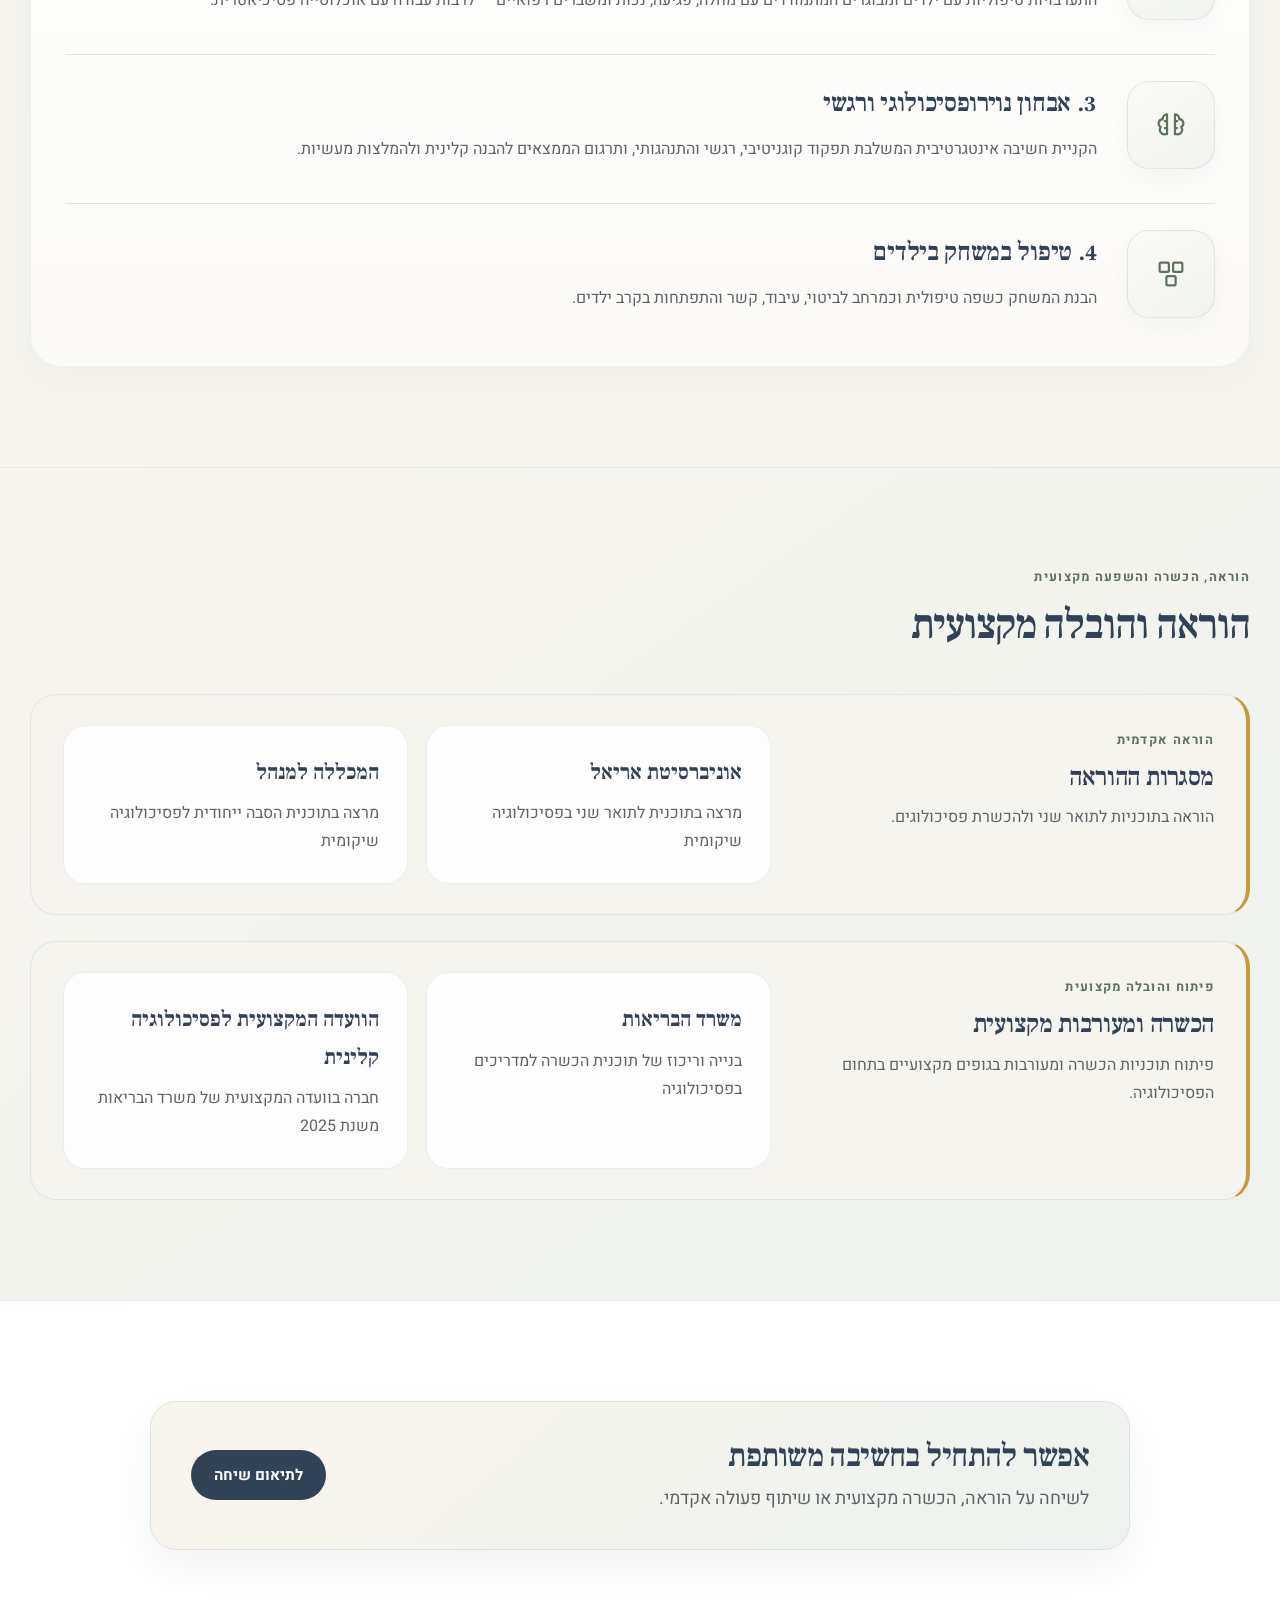
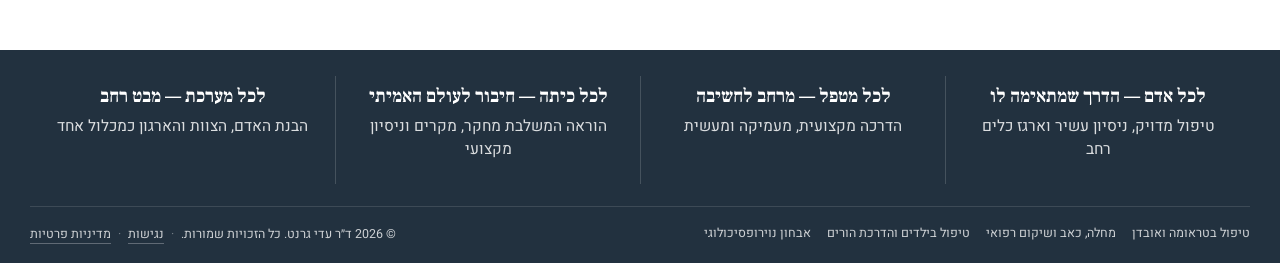
<file: academia.html>
<!DOCTYPE html>

<html dir="rtl" lang="he"><head>
<!-- Google Analytics: queue immediately, load library after first render -->
<script>
  window.dataLayer = window.dataLayer || [];
  function gtag(){dataLayer.push(arguments);}
  gtag('js', new Date());
  gtag('config', 'G-CSDEJJB0PF');
  (function(){
    var loaded=false;
    function loadGA(){
      if(loaded) return;
      loaded=true;
      var s=document.createElement('script');
      s.async=true;
      s.src='https://www.googletagmanager.com/gtag/js?id=G-CSDEJJB0PF';
      document.head.appendChild(s);
    }
    window.addEventListener('load', function(){
      if('requestIdleCallback' in window){
        requestIdleCallback(loadGA,{timeout:2000});
      }else{
        setTimeout(loadGA,500);
      }
    }, {once:true});
  })();
</script>
<meta charset="utf-8"/><meta content="width=device-width,initial-scale=1" name="viewport"/><meta content="ד״ר עדי גרנט מרצה בפסיכולוגיה שיקומית באוניברסיטת אריאל ובמכללה למינהל, בתחומי פסיכותרפיה, אבחון נוירופסיכולוגי ורגשי, אתיקה וטיפול בילדים." name="description"/><meta content="#314257" name="theme-color"/>
<meta content="he_IL" property="og:locale"/>
<meta content="website" property="og:type"/>
<meta content="מרצה בפסיכולוגיה שיקומית | ד״ר עדי גרנט" property="og:title"/>
<meta content="ד״ר עדי גרנט מרצה בפסיכולוגיה שיקומית באוניברסיטת אריאל ובמכללה למינהל, בתחומי פסיכותרפיה, אבחון נוירופסיכולוגי ורגשי, אתיקה וטיפול בילדים." property="og:description"/><title>מרצה בפסיכולוגיה שיקומית | ד״ר עדי גרנט</title><link href="https://fonts.googleapis.com/css2?family=Heebo:wght@400..700&amp;family=Frank+Ruhl+Libre:wght@500..700&amp;display=swap" rel="stylesheet" media="print" onload="this.media='all'"/>
<noscript><link href="https://fonts.googleapis.com/css2?family=Heebo:wght@400..700&amp;family=Frank+Ruhl+Libre:wght@500..700&amp;display=swap" rel="stylesheet"/></noscript><link href="style.css" rel="stylesheet"/><link href="effects.css" rel="preload" as="style" onload="this.onload=null;this.rel='stylesheet'"/><noscript><link href="effects.css" rel="stylesheet"/></noscript><script type="application/ld+json">{"@context":"https://schema.org","@graph":[{"@type":"WebSite","@id":"https://adigranat.github.io/#website","url":"https://adigranat.github.io/","name":"ד״ר עדי גרנט — פסיכולוגית קלינית ושיקומית","inLanguage":"he-IL","publisher":{"@id":"https://adigranat.github.io/#adi-granat"}},{"@type":"Person","@id":"https://adigranat.github.io/#adi-granat","name":"ד״ר עדי גרנט","url":"https://adigranat.github.io/","image":"https://adigranat.github.io/assets/adi-granat-portrait.webp","jobTitle":["פסיכולוגית קלינית מומחית","פסיכולוגית שיקומית מומחית","מדריכת פסיכולוגים"],"description":"פסיכולוגית קלינית מומחית ומדריכה ופסיכולוגית שיקומית מומחית, בעלת ניסיון רב בנוירופסיכולוגיה ובאבחון נוירופסיכולוגי, מנהלת השירות הפסיכולוגי במרכז הרפואי לשיקום לוינשטיין ומרצה.","telephone":"+972-54-247-4788","email":"Adi.psychoservice@gmail.com","address":{"@type":"PostalAddress","streetAddress":"מוטה גור 7","addressLocality":"פתח תקווה","addressCountry":"IL"},"worksFor":{"@type":"MedicalOrganization","name":"המרכז הרפואי לשיקום לוינשטיין"},"affiliation":[{"@type":"CollegeOrUniversity","name":"אוניברסיטת אריאל"},{"@type":"CollegeOrUniversity","name":"המכללה למינהל"}],"alumniOf":{"@type":"CollegeOrUniversity","name":"אוניברסיטת בר-אילן"},"sameAs":["https://www1.health.gov.il/nursing/influence/neta/2024-participants/adig/","https://www.ariel.ac.il/wp/acad-sec/%D7%99%D7%95%D7%9D-%D7%97%D7%A9%D7%99%D7%A4%D7%94-%D7%94%D7%9E%D7%92%D7%9E%D7%94-%D7%94%D7%A9%D7%99%D7%A7%D7%95%D7%9E%D7%99%D7%AA/","https://www.hebpsy.net/showprofile.asp?id=1170"],"knowsAbout":["טיפול פסיכולוגי","פסיכולוגיה קלינית","פסיכולוגיה שיקומית","נוירופסיכולוגיה","אבחון נוירופסיכולוגי","טראומה","פוסט טראומה","אובדן ושכול","משברי חיים ומעברים","שיקום רפואי","מחלות כרוניות","כאב נוירופלסטי","טיפול בילדים ובמתבגרים","הדרכת הורים","EMDR","CBT","ACT","היפנוזה","Play Therapy","מיינדפולנס"]},{"@type":"WebPage","@id":"https://adigranat.github.io/academia.html#webpage","url":"https://adigranat.github.io/academia.html","name":"מרצה בפסיכולוגיה שיקומית | ד״ר עדי גרנט","description":"ד״ר עדי גרנט מרצה בפסיכולוגיה שיקומית באוניברסיטת אריאל ובמכללה למינהל, בתחומי פסיכותרפיה, אבחון נוירופסיכולוגי ורגשי, אתיקה וטיפול בילדים.","inLanguage":"he-IL","isPartOf":{"@id":"https://adigranat.github.io/#website"},"about":{"@id":"https://adigranat.github.io/#adi-granat"},"dateModified":"2026-08-16","breadcrumb":{"@id":"https://adigranat.github.io/academia.html#breadcrumb"}},{"@type":"BreadcrumbList","@id":"https://adigranat.github.io/academia.html#breadcrumb","itemListElement":[{"@type":"ListItem","position":1,"name":"דף הבית","item":"https://adigranat.github.io/"},{"@type":"ListItem","position":2,"name":"מרצה באקדמיה","item":"https://adigranat.github.io/academia.html"}]}]}</script><link href="https://adigranat.github.io/academia.html" rel="canonical"/><meta content="https://adigranat.github.io/academia.html" property="og:url"/><meta content="https://adigranat.github.io/assets/social-preview.jpg" property="og:image"/><meta content="1200" property="og:image:width"/><meta content="630" property="og:image:height"/><meta content="summary_large_image" name="twitter:card"/><meta content="מרצה בפסיכולוגיה שיקומית | ד״ר עדי גרנט" name="twitter:title"/><meta content="ד״ר עדי גרנט מרצה בפסיכולוגיה שיקומית באוניברסיטת אריאל ובמכללה למינהל, בתחומי פסיכותרפיה, אבחון נוירופסיכולוגי ורגשי, אתיקה וטיפול בילדים." name="twitter:description"/><meta content="https://adigranat.github.io/assets/social-preview.jpg" name="twitter:image"/><link href="assets/favicon-32.png" rel="icon" sizes="32x32" type="image/png"/><link href="assets/apple-touch-icon.png" rel="apple-touch-icon" sizes="180x180"/><meta content="ד״ר עדי גרנט" property="og:site_name"/><meta content="ד״ר עדי גרנט" name="author"/><meta content="index,follow,max-snippet:-1,max-image-preview:large,max-video-preview:-1" name="robots"/><meta content="ד״ר עדי גרנט — פסיכולוגית קלינית ושיקומית מומחית | נוירופסיכולוגיה" property="og:image:alt"/><meta content="ד״ר עדי גרנט — פסיכולוגית קלינית ושיקומית מומחית | נוירופסיכולוגיה" name="twitter:image:alt"/><link rel="describedby" href="/llms.txt"/></head><body><a class="skip-link" href="#main">דילוג לתוכן המרכזי</a>
<header class="site-header"><div class="shell header-inner"><a aria-label="דף הבית" class="brand" href="index.html"><img alt="" class="brand-logo" decoding="async" height="160" src="assets/logo-symbol.webp" width="144"/><span><strong>ד״ר עדי גרנט</strong><small>פסיכולוגית קלינית ושיקומית מומחית | נוירופסיכולוגיה</small></span></a><button aria-controls="nav" aria-expanded="false" class="menu-button" type="button">☰<span class="sr-only">פתיחת תפריט</span></button><nav aria-label="ניווט ראשי" class="main-nav" id="nav"><a href="about.html">אודותיי</a><a href="belief.html">אני מאמין</a><a href="therapy.html">טיפול ואבחון</a><a href="professionals.html">הדרכה למטפלים</a><a class="active" aria-current="page" href="academia.html">מרצה באקדמיה</a><a href="media.html">פרסומים ותקשורת</a><a class="nav-cta" href="contact.html">צרו קשר</a></nav></div></header>
<main class="academia-page" id="main">
<section class="academia-hero"><div class="shell academia-hero-inner"><p class="eyebrow">עשייה אקדמית והוראה</p><h1>בין הקליניקה לכיתה — ידע שנע בשני הכיוונים</h1><p class="lead">ההוראה האקדמית היא מבחינתי חלק מהעשייה הקלינית: המחקר וההוראה מעשירים את חדר הטיפולים, והניסיון מהשטח חוזר אל הכיתה והופך את הלמידה למעשית ורלוונטית.</p></div></section>
<section class="section academia-intro-section"><div class="shell"><article class="about-intro-frame academia-intro-frame"><div class="about-intro-copy academia-intro-copy"><p class="lead">כחלק מהכשרת דור העתיד של המטפלים, אני מרצה בתוכנית לתואר שני בפסיכולוגיה שיקומית באוניברסיטת אריאל, וכן במכללה למנהל בראשון לציון, במסגרת תוכנית הסבה ייחודית לפסיכולוגיה שיקומית.</p><p>תחומי ההוראה כוללים אתיקה, פסיכותרפיה והתערבויות באוכלוסייה שיקומית, אבחון נוירופסיכולוגי ורגשי וטיפול במשחק בילדים.</p><p>מעבר להוראה השוטפת, בניתי וריכזתי גם תוכנית הכשרה למדריכים בתחום הפסיכולוגיה, במסגרת לימודי המשך של פסיכולוגים מטעם משרד הבריאות.</p></div></article></div></section>
<section class="section soft academia-teaching-section"><div class="shell"><div class="section-head"><p class="eyebrow">תחומי הוראה מרכזיים</p><h2>מהמחקר, דרך החשיבה הקלינית, אל המפגש עם הסטודנטים</h2></div><div class="academia-teaching-list">
<article class="academia-teaching-row"><div><h3>1. אתיקה וזהות מקצועית</h3><p>חשיבה על אחריות מקצועית, שיקול דעת, גבולות והמורכבות של קבלת החלטות בעבודה הפסיכולוגית.</p></div><span aria-hidden="true" class="academia-icon"><svg viewbox="0 0 24 24"><circle cx="12" cy="12" r="7.5"></circle><path d="M15.2 8.8 13.3 13.3 8.8 15.2 10.7 10.7 15.2 8.8Z"></path></svg></span></article>
<article class="academia-teaching-row"><div><h3>2. פסיכותרפיה באוכלוסייה שיקומית</h3><p>התערבויות טיפוליות עם ילדים ומבוגרים המתמודדים עם מחלה, פגיעה, נכות ומשברים רפואיים — לרבות עבודה עם אוכלוסייה פסיכיאטרית.</p></div><span aria-hidden="true" class="academia-icon"><svg viewbox="0 0 24 24"><path d="M5 6.5h10a3 3 0 0 1 3 3v3a3 3 0 0 1-3 3h-4l-4.2 3v-3H5a3 3 0 0 1-3-3v-3a3 3 0 0 1 3-3Z"></path><path d="M8 10.8h4.8"></path></svg></span></article>
<article class="academia-teaching-row"><div><h3>3. אבחון נוירופסיכולוגי ורגשי</h3><p>הקניית חשיבה אינטגרטיבית המשלבת תפקוד קוגניטיבי, רגשי והתנהגותי, ותרגום הממצאים להבנה קלינית ולהמלצות מעשיות.</p></div><span aria-hidden="true" class="academia-icon"><svg viewbox="0 0 24 24"><path d="M9.2 4.5a3.2 3.2 0 0 0-3 3.3 3 3 0 0 0-1.4 5.6A3.2 3.2 0 0 0 8 18.5h1.2V4.5Z"></path><path d="M14.8 4.5a3.2 3.2 0 0 1 3 3.3 3 3 0 0 1 1.4 5.6 3.2 3.2 0 0 1-3.2 5.1h-1.2V4.5Z"></path><path d="M9.2 9.2H7.5M14.8 9.2h1.7M9.2 14.2H7.7M14.8 14.2h1.5"></path></svg></span></article>
<article class="academia-teaching-row"><div><h3>4. טיפול במשחק בילדים</h3><p>הבנת המשחק כשפה טיפולית וכמרחב לביטוי, עיבוד, קשר והתפתחות בקרב ילדים.</p></div><span aria-hidden="true" class="academia-icon"><svg viewbox="0 0 24 24"><rect height="6.5" rx="1" width="6.5" x="4" y="4"></rect><rect height="6.5" rx="1" width="6.5" x="13.5" y="4"></rect><rect height="6.5" rx="1" width="6.5" x="8.75" y="13.5"></rect></svg></span></article>
</div></div></section>
<section class="section academia-roles-section"><div class="shell">
<div class="academia-roles-heading"><p class="eyebrow">הוראה, הכשרה והשפעה מקצועית</p><h2>הוראה והובלה מקצועית</h2></div>
<div class="academia-role-groups">
<div class="academia-role-group academia-role-group-teaching"><div class="academia-role-group-head"><span class="academia-role-label">הוראה אקדמית</span><h3>מסגרות ההוראה</h3><p>הוראה בתוכניות לתואר שני ולהכשרת פסיכולוגים.</p></div><div class="academia-role-cards academia-role-cards-teaching"><article><strong>אוניברסיטת אריאל</strong><span>מרצה בתוכנית לתואר שני בפסיכולוגיה שיקומית</span></article><article><strong>המכללה למנהל</strong><span>מרצה בתוכנית הסבה ייחודית לפסיכולוגיה שיקומית</span></article></div></div>
<div class="academia-role-group academia-role-group-professional"><div class="academia-role-group-head"><span class="academia-role-label">פיתוח והובלה מקצועית</span><h3>הכשרה ומעורבות מקצועית</h3><p>פיתוח תוכניות הכשרה ומעורבות בגופים מקצועיים בתחום הפסיכולוגיה.</p></div><div class="academia-role-cards academia-role-cards-professional"><article><strong>משרד הבריאות</strong><span>בנייה וריכוז של תוכנית הכשרה למדריכים בפסיכולוגיה</span></article><article><strong>הוועדה המקצועית לפסיכולוגיה קלינית</strong><span>חברה בוועדה המקצועית של משרד הבריאות משנת 2025</span></article></div></div>
</div></div></section>
<section class="section"><div class="shell"><div class="cta-panel belief-cta-panel"><div><h2>אפשר להתחיל בחשיבה משותפת</h2><p>לשיחה על הוראה, הכשרה מקצועית או שיתוף פעולה אקדמי.</p></div><a class="button primary" href="contact.html">לתיאום שיחה</a></div></div></section>
</main>
<footer class="site-footer site-footer-messages-only"><div aria-label="תחומי המענה של ד״ר עדי גרנט" class="shell footer-messages-grid"><article class="footer-message-box"><strong>לכל אדם — הדרך שמתאימה לו</strong><span>טיפול מדויק, ניסיון עשיר וארגז כלים רחב</span></article><article class="footer-message-box"><strong>לכל מטפל — מרחב לחשיבה</strong><span>הדרכה מקצועית, מעמיקה ומעשית</span></article><article class="footer-message-box"><strong>לכל כיתה — חיבור לעולם האמיתי</strong><span>הוראה המשלבת מחקר, מקרים וניסיון מקצועי</span></article><article class="footer-message-box"><strong>לכל מערכת — מבט רחב</strong><span>הבנת האדם, הצוות והארגון כמכלול אחד</span></article></div><div class="shell footer-lower-row">
<nav aria-label="תחומי טיפול ואבחון" class="footer-topic-links"><a href="trauma.html">טיפול בטראומה ואובדן</a><a href="rehabilitation.html">מחלה, כאב ושיקום רפואי</a><a href="children.html">טיפול בילדים והדרכת הורים</a><a href="neuropsychology.html">אבחון נוירופסיכולוגי</a></nav>
<div class="footer-bottom"><span class="footer-legal">© <span id="year"></span> ד״ר עדי גרנט. כל הזכויות שמורות. <span class="footer-legal-separator" aria-hidden="true">·</span> <a href="accessibility.html">נגישות</a> <span class="footer-legal-separator" aria-hidden="true">·</span> <a href="privacy.html">מדיניות פרטיות</a></span></div>
</div></footer><script src="script.js"></script></body></html>
</file>
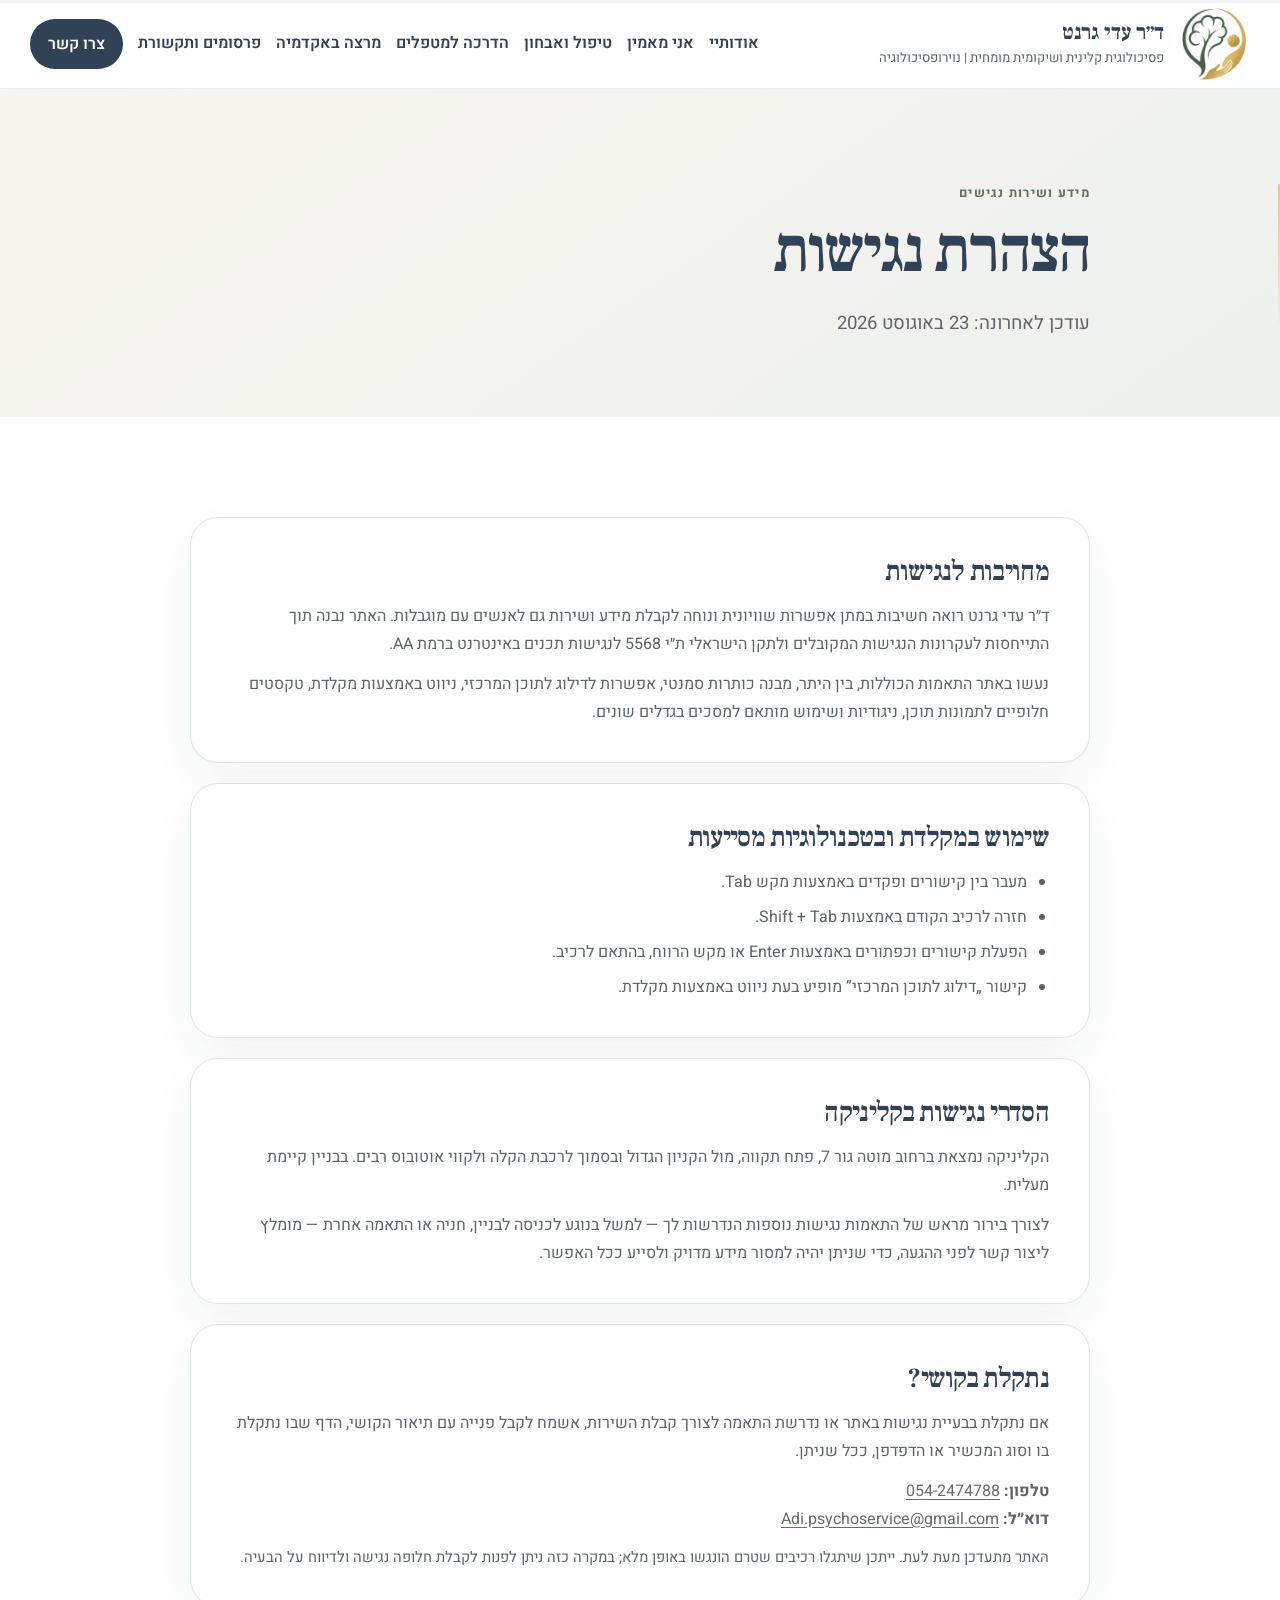
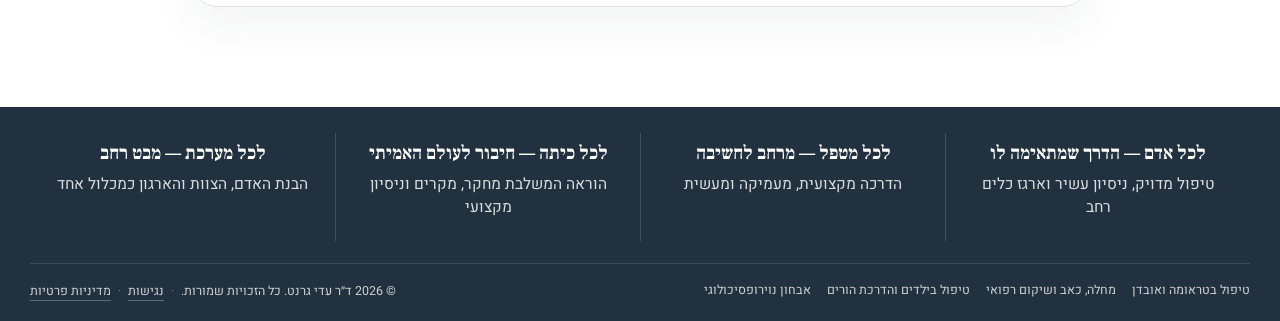
<file: accessibility.html>
<!DOCTYPE html>
<html dir="rtl" lang="he">
<head>
<meta charset="utf-8"/>
<meta content="width=device-width,initial-scale=1" name="viewport"/>
<!-- Google Analytics: queue immediately, load library after first render -->
<script>
  window.dataLayer = window.dataLayer || [];
  function gtag(){dataLayer.push(arguments);}
  gtag('js', new Date());
  gtag('config', 'G-CSDEJJB0PF');
  (function(){
    var loaded=false;
    function loadGA(){
      if(loaded) return;
      loaded=true;
      var s=document.createElement('script');
      s.async=true;
      s.src='https://www.googletagmanager.com/gtag/js?id=G-CSDEJJB0PF';
      document.head.appendChild(s);
    }
    window.addEventListener('load', function(){
      if('requestIdleCallback' in window){
        requestIdleCallback(loadGA,{timeout:2000});
      }else{
        setTimeout(loadGA,500);
      }
    }, {once:true});
  })();
</script>
<meta content="הצהרת הנגישות של אתר ד״ר עדי גרנט, כולל התאמות באתר, דרכי פנייה והסדרי נגישות הידועים בקליניקה." name="description"/>
<meta content="#314257" name="theme-color"/>
<meta content="he_IL" property="og:locale"/><meta content="website" property="og:type"/>
<title>הצהרת נגישות | ד״ר עדי גרנט</title>
<link href="https://adigranat.github.io/accessibility.html" rel="canonical"/><meta content="https://adigranat.github.io/accessibility.html" property="og:url"/>
<meta content="הצהרת נגישות | ד״ר עדי גרנט" property="og:title"/><meta content="הצהרת הנגישות של אתר ד״ר עדי גרנט, כולל התאמות באתר, דרכי פנייה והסדרי נגישות הידועים בקליניקה." property="og:description"/>
<meta content="ד״ר עדי גרנט" property="og:site_name"/><meta content="https://adigranat.github.io/assets/social-preview.jpg" property="og:image"/>
<meta content="summary_large_image" name="twitter:card"/><meta content="הצהרת נגישות | ד״ר עדי גרנט" name="twitter:title"/><meta content="הצהרת הנגישות של אתר ד״ר עדי גרנט, כולל התאמות באתר, דרכי פנייה והסדרי נגישות הידועים בקליניקה." name="twitter:description"/><meta content="https://adigranat.github.io/assets/social-preview.jpg" name="twitter:image"/>
<link href="https://fonts.googleapis.com/css2?family=Heebo:wght@400..700&amp;family=Frank+Ruhl+Libre:wght@500..700&amp;display=swap" rel="stylesheet" media="print" onload="this.media='all'"/>
<noscript><link href="https://fonts.googleapis.com/css2?family=Heebo:wght@400..700&amp;family=Frank+Ruhl+Libre:wght@500..700&amp;display=swap" rel="stylesheet"/></noscript>
<link href="style.css" rel="stylesheet"/><link href="effects.css" rel="preload" as="style" onload="this.onload=null;this.rel='stylesheet'"/><noscript><link href="effects.css" rel="stylesheet"/></noscript><link href="assets/favicon-32.png" rel="icon" sizes="32x32" type="image/png"/><link href="assets/apple-touch-icon.png" rel="apple-touch-icon" sizes="180x180"/>
<meta content="ד״ר עדי גרנט" name="author"/><meta content="index,follow" name="robots"/>
<link rel="describedby" href="/llms.txt"/></head>
<body>
<a class="skip-link" href="#main">דילוג לתוכן המרכזי</a>
<header class="site-header"><div class="shell header-inner">
<a aria-label="דף הבית" class="brand" href="index.html"><img alt="" class="brand-logo" decoding="async" height="160" src="assets/logo-symbol.webp" width="144"/><span><strong>ד״ר עדי גרנט</strong><small>פסיכולוגית קלינית ושיקומית מומחית | נוירופסיכולוגיה</small></span></a>
<button aria-controls="nav" aria-expanded="false" class="menu-button" type="button">☰<span class="sr-only">פתיחת תפריט</span></button>
<nav aria-label="ניווט ראשי" class="main-nav" id="nav"><a href="about.html">אודותיי</a><a href="belief.html">אני מאמין</a><a href="therapy.html">טיפול ואבחון</a><a href="professionals.html">הדרכה למטפלים</a><a href="academia.html">מרצה באקדמיה</a><a href="media.html">פרסומים ותקשורת</a><a class="nav-cta" href="contact.html">צרו קשר</a></nav>
</div></header>
<main id="main" class="legal-page">
<section class="page-hero"><div class="shell narrow"><p class="eyebrow">מידע ושירות נגישים</p><h1>הצהרת נגישות</h1><p class="lead">עודכן לאחרונה: 23 באוגוסט 2026</p></div></section>
<section class="section"><div class="shell narrow legal-content">
<article class="legal-card">
<h2>מחויבות לנגישות</h2>
<p>ד״ר עדי גרנט רואה חשיבות במתן אפשרות שוויונית ונוחה לקבלת מידע ושירות גם לאנשים עם מוגבלות. האתר נבנה תוך התייחסות לעקרונות הנגישות המקובלים ולתקן הישראלי ת״י 5568 לנגישות תכנים באינטרנט ברמת AA.</p>
<p>נעשו באתר התאמות הכוללות, בין היתר, מבנה כותרות סמנטי, אפשרות לדילוג לתוכן המרכזי, ניווט באמצעות מקלדת, טקסטים חלופיים לתמונות תוכן, ניגודיות ושימוש מותאם למסכים בגדלים שונים.</p>
</article>
<article class="legal-card">
<h2>שימוש במקלדת ובטכנולוגיות מסייעות</h2>
<ul>
<li>מעבר בין קישורים ופקדים באמצעות מקש <span dir="ltr">Tab</span>.</li>
<li>חזרה לרכיב הקודם באמצעות <span dir="ltr">Shift + Tab</span>.</li>
<li>הפעלת קישורים וכפתורים באמצעות <span dir="ltr">Enter</span> או מקש הרווח, בהתאם לרכיב.</li>
<li>קישור „דילוג לתוכן המרכזי” מופיע בעת ניווט באמצעות מקלדת.</li>
</ul>
</article>
<article class="legal-card">
<h2>הסדרי נגישות בקליניקה</h2>
<p>הקליניקה נמצאת ברחוב מוטה גור 7, פתח תקווה, מול הקניון הגדול ובסמוך לרכבת הקלה ולקווי אוטובוס רבים. בבניין קיימת מעלית.</p>
<p>לצורך בירור מראש של התאמות נגישות נוספות הנדרשות לך — למשל בנוגע לכניסה לבניין, חניה או התאמה אחרת — מומלץ ליצור קשר לפני ההגעה, כדי שניתן יהיה למסור מידע מדויק ולסייע ככל האפשר.</p>
</article>
<article class="legal-card">
<h2>נתקלת בקושי?</h2>
<p>אם נתקלת בבעיית נגישות באתר או נדרשת התאמה לצורך קבלת השירות, אשמח לקבל פנייה עם תיאור הקושי, הדף שבו נתקלת בו וסוג המכשיר או הדפדפן, ככל שניתן.</p>
<p><strong>טלפון:</strong> <a href="tel:+972542474788" dir="ltr">054-2474788</a><br/><strong>דוא״ל:</strong> <a href="mailto:Adi.psychoservice@gmail.com" dir="ltr">Adi.psychoservice@gmail.com</a></p>
<p class="legal-note">האתר מתעדכן מעת לעת. ייתכן שיתגלו רכיבים שטרם הונגשו באופן מלא; במקרה כזה ניתן לפנות לקבלת חלופה נגישה ולדיווח על הבעיה.</p>
</article></div></section>
</main>
<footer class="site-footer site-footer-messages-only">
<div aria-label="תחומי המענה של ד״ר עדי גרנט" class="shell footer-messages-grid">
<article class="footer-message-box"><strong>לכל אדם — הדרך שמתאימה לו</strong><span>טיפול מדויק, ניסיון עשיר וארגז כלים רחב</span></article>
<article class="footer-message-box"><strong>לכל מטפל — מרחב לחשיבה</strong><span>הדרכה מקצועית, מעמיקה ומעשית</span></article>
<article class="footer-message-box"><strong>לכל כיתה — חיבור לעולם האמיתי</strong><span>הוראה המשלבת מחקר, מקרים וניסיון מקצועי</span></article>
<article class="footer-message-box"><strong>לכל מערכת — מבט רחב</strong><span>הבנת האדם, הצוות והארגון כמכלול אחד</span></article>
</div>
<div class="shell footer-lower-row">
<nav aria-label="תחומי טיפול ואבחון" class="footer-topic-links"><a href="trauma.html">טיפול בטראומה ואובדן</a><a href="rehabilitation.html">מחלה, כאב ושיקום רפואי</a><a href="children.html">טיפול בילדים והדרכת הורים</a><a href="neuropsychology.html">אבחון נוירופסיכולוגי</a></nav>
<div class="footer-bottom"><span class="footer-legal">© <span id="year"></span> ד״ר עדי גרנט. כל הזכויות שמורות. <span class="footer-legal-separator" aria-hidden="true">·</span> <a href="accessibility.html">נגישות</a> <span class="footer-legal-separator" aria-hidden="true">·</span> <a href="privacy.html">מדיניות פרטיות</a></span></div>
</div>
</footer><script src="script.js"></script>
</body></html>
</file>
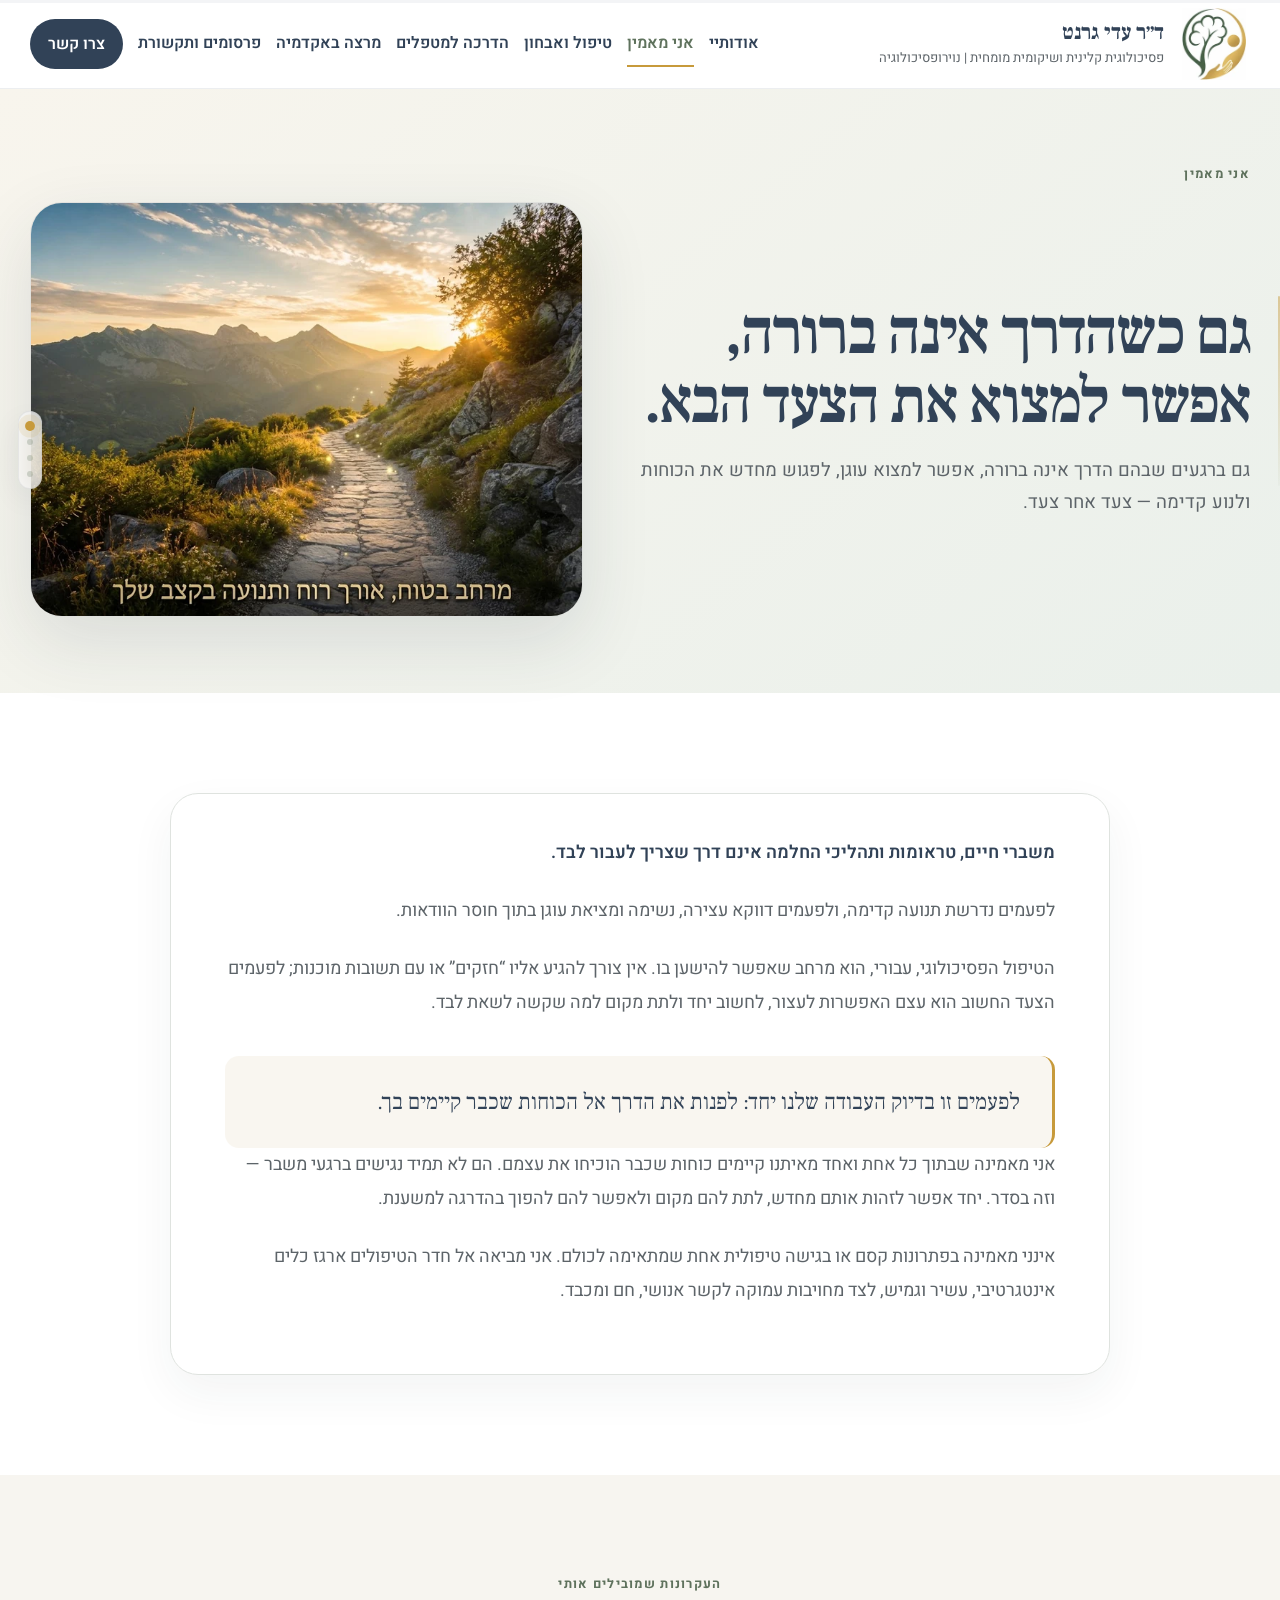
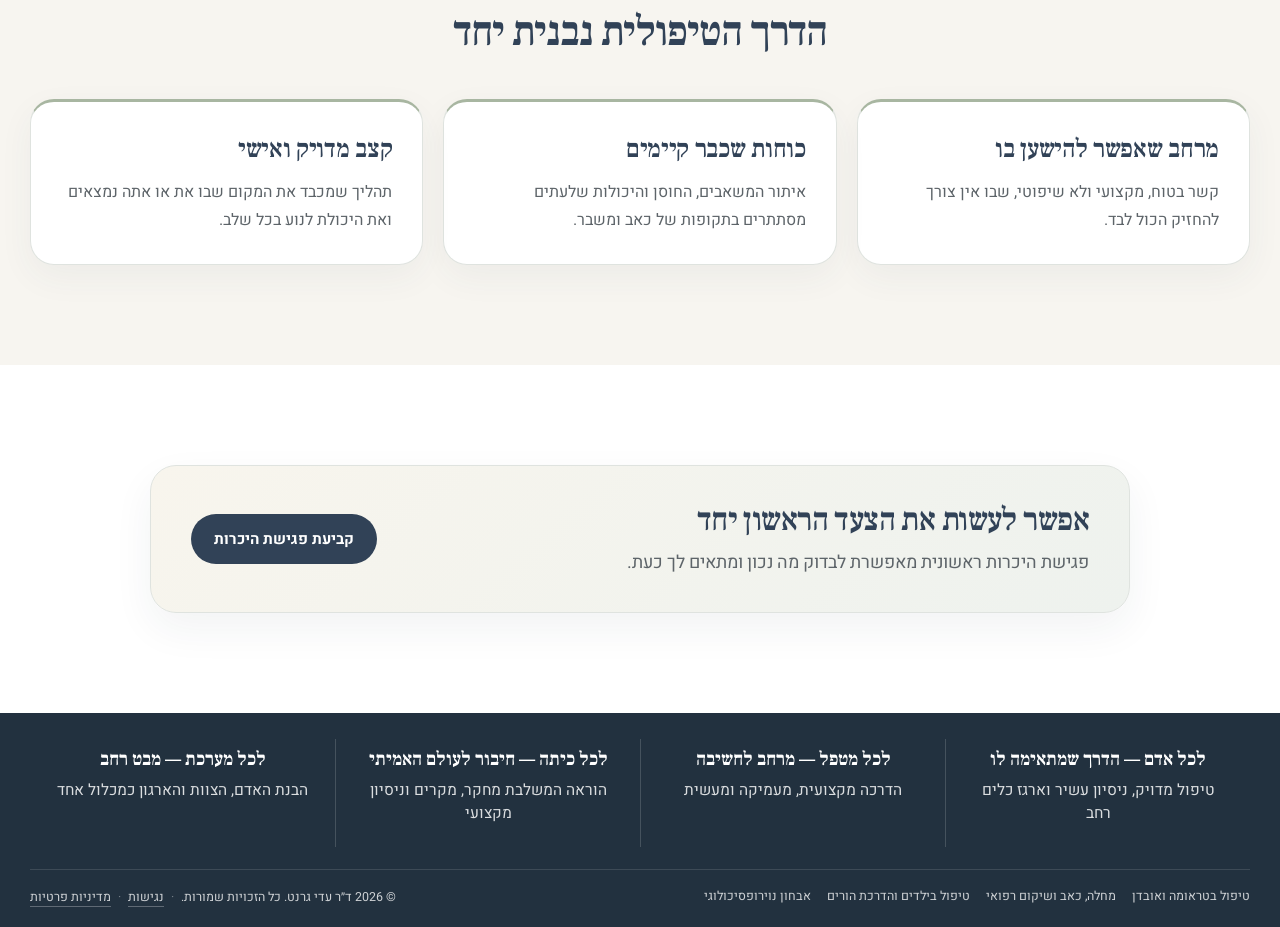
<file: belief.html>
<!DOCTYPE html>

<html dir="rtl" lang="he"><head>
<!-- Google Analytics: queue immediately, load library after first render -->
<script>
  window.dataLayer = window.dataLayer || [];
  function gtag(){dataLayer.push(arguments);}
  gtag('js', new Date());
  gtag('config', 'G-CSDEJJB0PF');
  (function(){
    var loaded=false;
    function loadGA(){
      if(loaded) return;
      loaded=true;
      var s=document.createElement('script');
      s.async=true;
      s.src='https://www.googletagmanager.com/gtag/js?id=G-CSDEJJB0PF';
      document.head.appendChild(s);
    }
    window.addEventListener('load', function(){
      if('requestIdleCallback' in window){
        requestIdleCallback(loadGA,{timeout:2000});
      }else{
        setTimeout(loadGA,500);
      }
    }, {once:true});
  })();
</script>
<meta charset="utf-8"/><meta content="width=device-width,initial-scale=1" name="viewport"/><meta content="הגישה הטיפולית של ד״ר עדי גרנט: מרחב בטוח ולא שיפוטי, התאמה אישית, קשר בגובה העיניים ושילוב כלים טיפוליים בהתאם לאדם, לקצב ולמטרות הטיפול." name="description"/><meta content="#314257" name="theme-color"/>
<meta content="he_IL" property="og:locale"/>
<meta content="website" property="og:type"/>
<meta content="הגישה הטיפולית | טיפול פסיכולוגי מותאם אישית | ד״ר עדי גרנט" property="og:title"/>
<meta content="הגישה הטיפולית של ד״ר עדי גרנט: מרחב בטוח ולא שיפוטי, התאמה אישית, קשר בגובה העיניים ושילוב כלים טיפוליים בהתאם לאדם, לקצב ולמטרות הטיפול." property="og:description"/><title>הגישה הטיפולית | טיפול פסיכולוגי מותאם אישית | ד״ר עדי גרנט</title><link href="https://fonts.googleapis.com/css2?family=Heebo:wght@400..700&amp;family=Frank+Ruhl+Libre:wght@500..700&amp;display=swap" rel="stylesheet" media="print" onload="this.media='all'"/>
<noscript><link href="https://fonts.googleapis.com/css2?family=Heebo:wght@400..700&amp;family=Frank+Ruhl+Libre:wght@500..700&amp;display=swap" rel="stylesheet"/></noscript><link rel="preload" as="image" href="assets/belief-safe-space-path-768.webp" imagesrcset="assets/belief-safe-space-path-480.webp 480w, assets/belief-safe-space-path-768.webp 768w, assets/belief-safe-space-path-1024.webp 1024w" imagesizes="(max-width: 640px) calc(100vw - 40px), (max-width: 1000px) calc(100vw - 64px), 540px"/><link href="style.css" rel="stylesheet"/><link href="effects.css" rel="preload" as="style" onload="this.onload=null;this.rel='stylesheet'"/><noscript><link href="effects.css" rel="stylesheet"/></noscript><script type="application/ld+json">{"@context":"https://schema.org","@graph":[{"@type":"WebSite","@id":"https://adigranat.github.io/#website","url":"https://adigranat.github.io/","name":"ד״ר עדי גרנט — פסיכולוגית קלינית ושיקומית","inLanguage":"he-IL","publisher":{"@id":"https://adigranat.github.io/#adi-granat"}},{"@type":"Person","@id":"https://adigranat.github.io/#adi-granat","name":"ד״ר עדי גרנט","url":"https://adigranat.github.io/","image":"https://adigranat.github.io/assets/adi-granat-portrait.webp","jobTitle":["פסיכולוגית קלינית מומחית","פסיכולוגית שיקומית מומחית","מדריכת פסיכולוגים"],"description":"פסיכולוגית קלינית מומחית ומדריכה ופסיכולוגית שיקומית מומחית, בעלת ניסיון רב בנוירופסיכולוגיה ובאבחון נוירופסיכולוגי, מנהלת השירות הפסיכולוגי במרכז הרפואי לשיקום לוינשטיין ומרצה.","telephone":"+972-54-247-4788","email":"Adi.psychoservice@gmail.com","address":{"@type":"PostalAddress","streetAddress":"מוטה גור 7","addressLocality":"פתח תקווה","addressCountry":"IL"},"worksFor":{"@type":"MedicalOrganization","name":"המרכז הרפואי לשיקום לוינשטיין"},"affiliation":[{"@type":"CollegeOrUniversity","name":"אוניברסיטת אריאל"},{"@type":"CollegeOrUniversity","name":"המכללה למינהל"}],"alumniOf":{"@type":"CollegeOrUniversity","name":"אוניברסיטת בר-אילן"},"sameAs":["https://www1.health.gov.il/nursing/influence/neta/2024-participants/adig/","https://www.ariel.ac.il/wp/acad-sec/%D7%99%D7%95%D7%9D-%D7%97%D7%A9%D7%99%D7%A4%D7%94-%D7%94%D7%9E%D7%92%D7%9E%D7%94-%D7%94%D7%A9%D7%99%D7%A7%D7%95%D7%9E%D7%99%D7%AA/","https://www.hebpsy.net/showprofile.asp?id=1170"],"knowsAbout":["טיפול פסיכולוגי","פסיכולוגיה קלינית","פסיכולוגיה שיקומית","נוירופסיכולוגיה","אבחון נוירופסיכולוגי","טראומה","פוסט טראומה","אובדן ושכול","משברי חיים ומעברים","שיקום רפואי","מחלות כרוניות","כאב נוירופלסטי","טיפול בילדים ובמתבגרים","הדרכת הורים","EMDR","CBT","ACT","היפנוזה","Play Therapy","מיינדפולנס"]},{"@type":"WebPage","@id":"https://adigranat.github.io/belief.html#webpage","url":"https://adigranat.github.io/belief.html","name":"הגישה הטיפולית | טיפול פסיכולוגי מותאם אישית | ד״ר עדי גרנט","description":"הגישה הטיפולית של ד״ר עדי גרנט: מרחב בטוח ולא שיפוטי, התאמה אישית, קשר בגובה העיניים ושילוב כלים טיפוליים בהתאם לאדם, לקצב ולמטרות הטיפול.","inLanguage":"he-IL","isPartOf":{"@id":"https://adigranat.github.io/#website"},"about":{"@id":"https://adigranat.github.io/#adi-granat"},"dateModified":"2026-08-20","breadcrumb":{"@id":"https://adigranat.github.io/belief.html#breadcrumb"}},{"@type":"BreadcrumbList","@id":"https://adigranat.github.io/belief.html#breadcrumb","itemListElement":[{"@type":"ListItem","position":1,"name":"דף הבית","item":"https://adigranat.github.io/"},{"@type":"ListItem","position":2,"name":"הגישה הטיפולית","item":"https://adigranat.github.io/belief.html"}]}]}</script><link href="https://adigranat.github.io/belief.html" rel="canonical"/><meta content="https://adigranat.github.io/belief.html" property="og:url"/><meta content="https://adigranat.github.io/assets/social-preview.jpg" property="og:image"/><meta content="1200" property="og:image:width"/><meta content="630" property="og:image:height"/><meta content="summary_large_image" name="twitter:card"/><meta content="הגישה הטיפולית | טיפול פסיכולוגי מותאם אישית | ד״ר עדי גרנט" name="twitter:title"/><meta content="הגישה הטיפולית של ד״ר עדי גרנט: מרחב בטוח ולא שיפוטי, התאמה אישית, קשר בגובה העיניים ושילוב כלים טיפוליים בהתאם לאדם, לקצב ולמטרות הטיפול." name="twitter:description"/><meta content="https://adigranat.github.io/assets/social-preview.jpg" name="twitter:image"/><link href="assets/favicon-32.png" rel="icon" sizes="32x32" type="image/png"/><link href="assets/apple-touch-icon.png" rel="apple-touch-icon" sizes="180x180"/><meta content="ד״ר עדי גרנט" property="og:site_name"/><meta content="ד״ר עדי גרנט" name="author"/><meta content="index,follow,max-snippet:-1,max-image-preview:large,max-video-preview:-1" name="robots"/><meta content="ד״ר עדי גרנט — פסיכולוגית קלינית ושיקומית מומחית | נוירופסיכולוגיה" property="og:image:alt"/><meta content="ד״ר עדי גרנט — פסיכולוגית קלינית ושיקומית מומחית | נוירופסיכולוגיה" name="twitter:image:alt"/><link rel="describedby" href="/llms.txt"/></head>
<body><a class="skip-link" href="#main">דילוג לתוכן המרכזי</a><header class="site-header"><div class="shell header-inner"><a aria-label="דף הבית" class="brand" href="index.html"><img alt="" class="brand-logo" decoding="async" height="160" src="assets/logo-symbol.webp" width="144"/><span><strong>ד״ר עדי גרנט</strong><small>פסיכולוגית קלינית ושיקומית מומחית | נוירופסיכולוגיה</small></span></a><button aria-controls="nav" aria-expanded="false" class="menu-button" type="button">☰<span class="sr-only">פתיחת תפריט</span></button><nav aria-label="ניווט ראשי" class="main-nav" id="nav"><a href="about.html">אודותיי</a><a class="active" aria-current="page" href="belief.html">אני מאמין</a><a href="therapy.html">טיפול ואבחון</a><a href="professionals.html">הדרכה למטפלים</a><a href="academia.html">מרצה באקדמיה</a><a href="media.html">פרסומים ותקשורת</a><a class="nav-cta" href="contact.html">צרו קשר</a></nav></div></header>
<main id="main"><section class="belief-hero"><div class="shell belief-page-heading"><p class="eyebrow semantic-page-label">אני מאמין</p></div><div class="shell belief-hero-grid"><div class="belief-copy belief-copy-minimal"><h1 class="hero-display-statement">גם כשהדרך אינה ברורה, אפשר למצוא את הצעד הבא.</h1><p class="hero-support-statement">גם ברגעים שבהם הדרך אינה ברורה, אפשר למצוא עוגן, לפגוש מחדש את הכוחות ולנוע קדימה — צעד אחר צעד.</p></div><figure class="belief-visual belief-visual-uploaded"><img alt="שביל אבן בנוף הררי בשעת שקיעה, ועל התמונה הכיתוב: מרחב בטוח, אורך רוח ותנועה בקצב שלך" decoding="async" fetchpriority="high" loading="eager" height="768" width="1024" src="assets/belief-safe-space-path-768.webp" srcset="assets/belief-safe-space-path-480.webp 480w, assets/belief-safe-space-path-768.webp 768w, assets/belief-safe-space-path-1024.webp 1024w" sizes="(max-width: 640px) calc(100vw - 40px), (max-width: 1000px) calc(100vw - 64px), 540px"/></figure></div></section>
<section class="section"><div class="shell"><article class="about-intro-frame belief-intro-frame"><div class="about-intro-copy belief-intro-copy"><p class="belief-opening">משברי חיים, טראומות ותהליכי החלמה אינם דרך שצריך לעבור לבד.</p><p>לפעמים נדרשת תנועה קדימה, ולפעמים דווקא עצירה, נשימה ומציאת עוגן בתוך חוסר הוודאות.</p><p>הטיפול הפסיכולוגי, עבורי, הוא מרחב שאפשר להישען בו. אין צורך להגיע אליו “חזקים” או עם תשובות מוכנות; לפעמים הצעד החשוב הוא עצם האפשרות לעצור, לחשוב יחד ולתת מקום למה שקשה לשאת לבד.</p><blockquote>לפעמים זו בדיוק העבודה שלנו יחד: לפנות את הדרך אל הכוחות שכבר קיימים בך.</blockquote><p>אני מאמינה שבתוך כל אחת ואחד מאיתנו קיימים כוחות שכבר הוכיחו את עצמם. הם לא תמיד נגישים ברגעי משבר — וזה בסדר. יחד אפשר לזהות אותם מחדש, לתת להם מקום ולאפשר להם להפוך בהדרגה למשענת.</p><p>אינני מאמינה בפתרונות קסם או בגישה טיפולית אחת שמתאימה לכולם. אני מביאה אל חדר הטיפולים ארגז כלים אינטגרטיבי, עשיר וגמיש, לצד מחויבות עמוקה לקשר אנושי, חם ומכבד.</p></div></article></div></section>
<section class="section soft"><div class="shell belief-principles"><div class="section-head centered"><p class="eyebrow">העקרונות שמובילים אותי</p><h2>הדרך הטיפולית נבנית יחד</h2></div><div class="cards three"><article class="card belief-card"><h3>מרחב שאפשר להישען בו</h3><p>קשר בטוח, מקצועי ולא שיפוטי, שבו אין צורך להחזיק הכול לבד.</p></article><article class="card belief-card"><h3>כוחות שכבר קיימים</h3><p>איתור המשאבים, החוסן והיכולות שלעתים מסתתרים בתקופות של כאב ומשבר.</p></article><article class="card belief-card"><h3>קצב מדויק ואישי</h3><p>תהליך שמכבד את המקום שבו את או אתה נמצאים ואת היכולת לנוע בכל שלב.</p></article></div></div></section>
<section class="section"><div class="shell cta-panel belief-cta-panel"><div><h2>אפשר לעשות את הצעד הראשון יחד</h2><p>פגישת היכרות ראשונית מאפשרת לבדוק מה נכון ומתאים לך כעת.</p></div><a class="button primary" href="contact.html">קביעת פגישת היכרות</a></div></section></main><footer class="site-footer site-footer-messages-only">
<div aria-label="תחומי המענה של ד״ר עדי גרנט" class="shell footer-messages-grid">
<article class="footer-message-box">
<strong>לכל אדם — הדרך שמתאימה לו</strong>
<span>טיפול מדויק, ניסיון עשיר וארגז כלים רחב</span>
</article>
<article class="footer-message-box">
<strong>לכל מטפל — מרחב לחשיבה</strong>
<span>הדרכה מקצועית, מעמיקה ומעשית</span>
</article>
<article class="footer-message-box">
<strong>לכל כיתה — חיבור לעולם האמיתי</strong>
<span>הוראה המשלבת מחקר, מקרים וניסיון מקצועי</span>
</article>
<article class="footer-message-box">
<strong>לכל מערכת — מבט רחב</strong>
<span>הבנת האדם, הצוות והארגון כמכלול אחד</span>
</article>
</div>
<div class="shell footer-lower-row">
<nav aria-label="תחומי טיפול ואבחון" class="footer-topic-links"><a href="trauma.html">טיפול בטראומה ואובדן</a><a href="rehabilitation.html">מחלה, כאב ושיקום רפואי</a><a href="children.html">טיפול בילדים והדרכת הורים</a><a href="neuropsychology.html">אבחון נוירופסיכולוגי</a></nav>
<div class="footer-bottom">
<span class="footer-legal">© <span id="year"></span> ד״ר עדי גרנט. כל הזכויות שמורות. <span class="footer-legal-separator" aria-hidden="true">·</span> <a href="accessibility.html">נגישות</a> <span class="footer-legal-separator" aria-hidden="true">·</span> <a href="privacy.html">מדיניות פרטיות</a></span>
</div>
</div>
</footer><script src="script.js"></script></body></html>
</file>
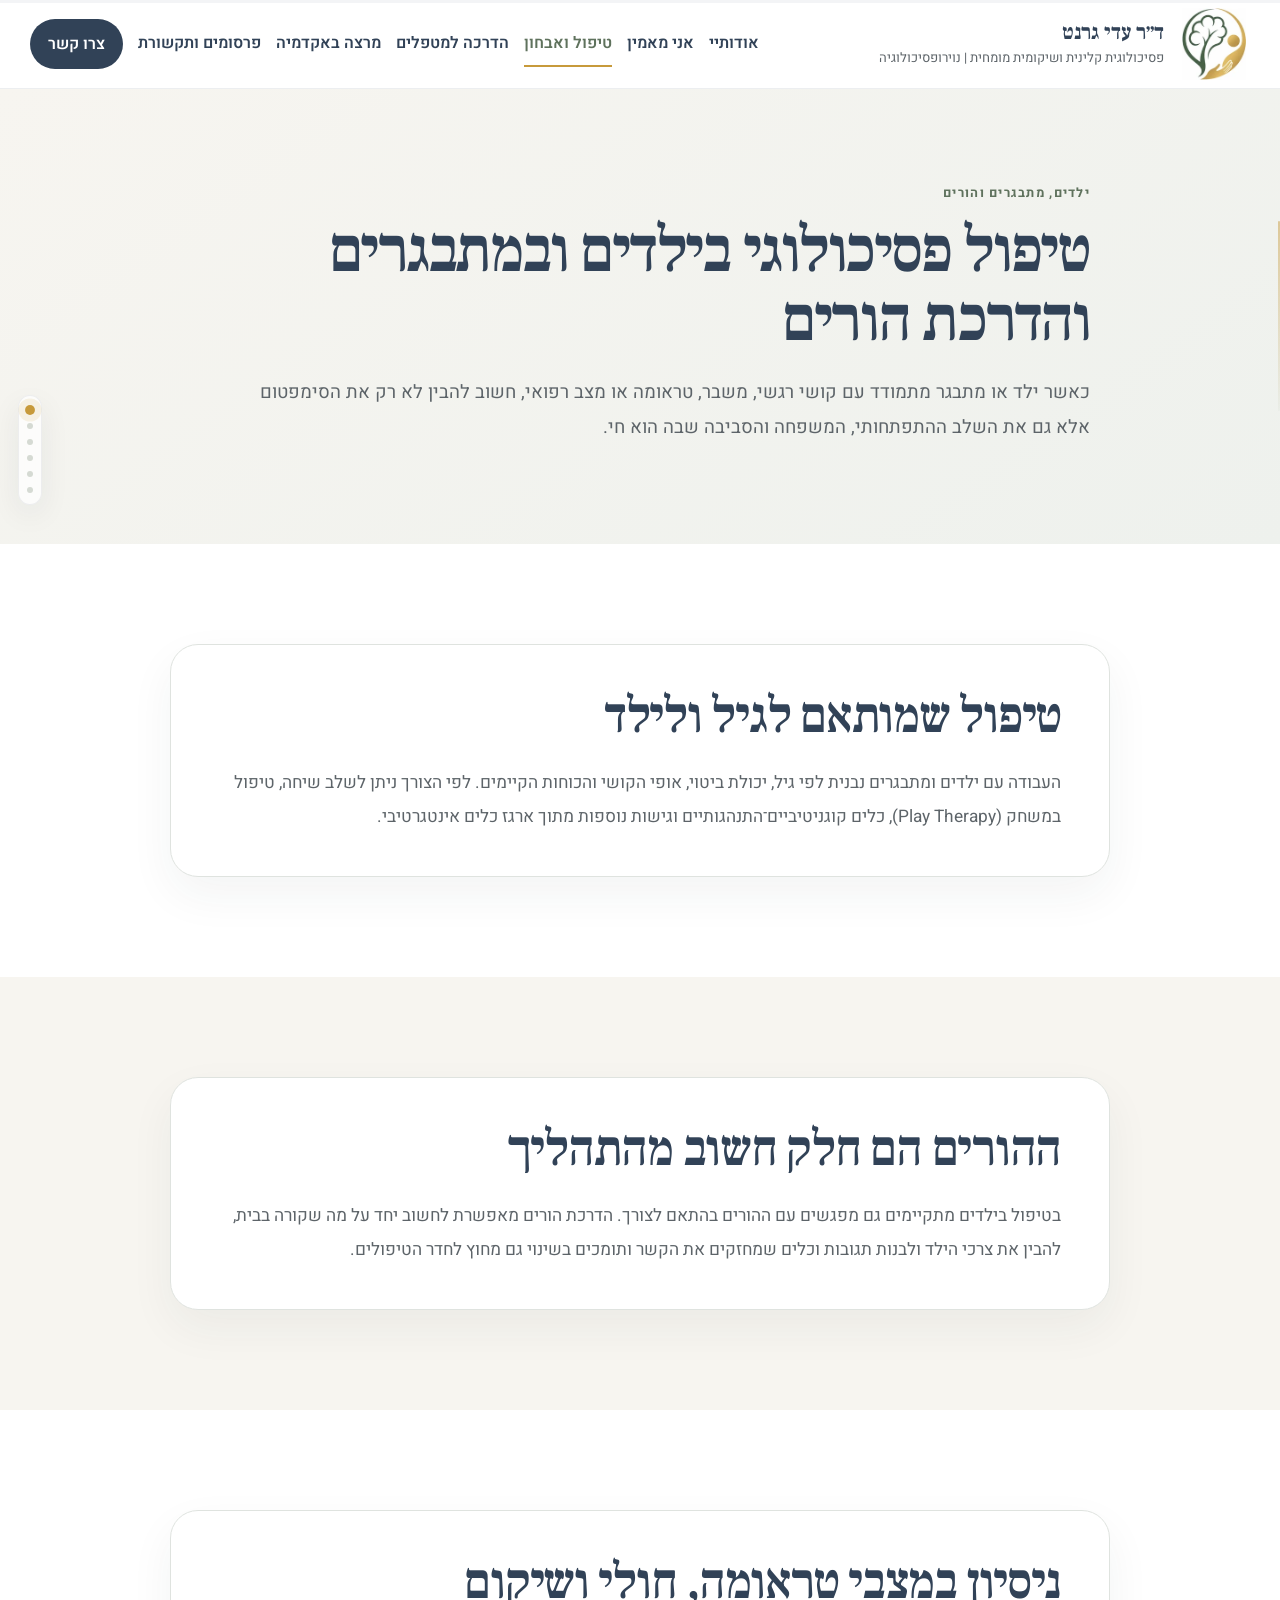
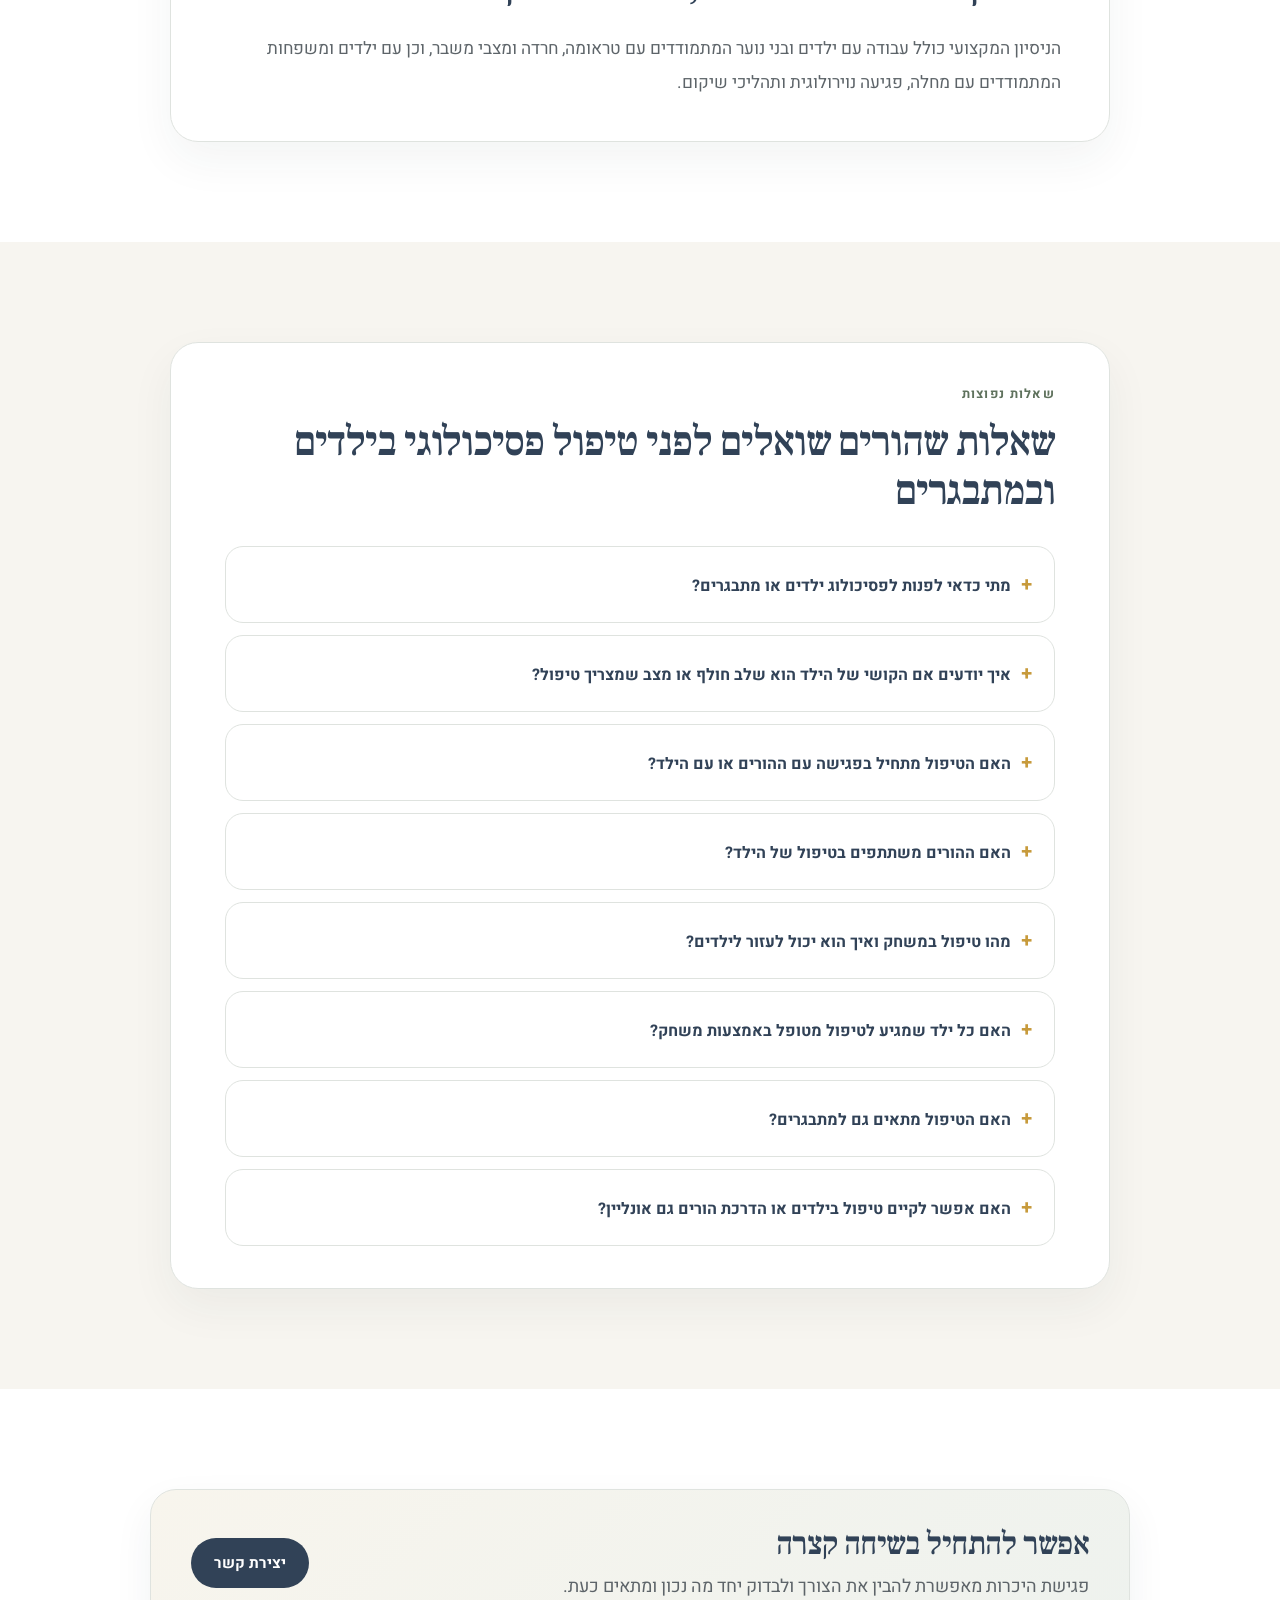
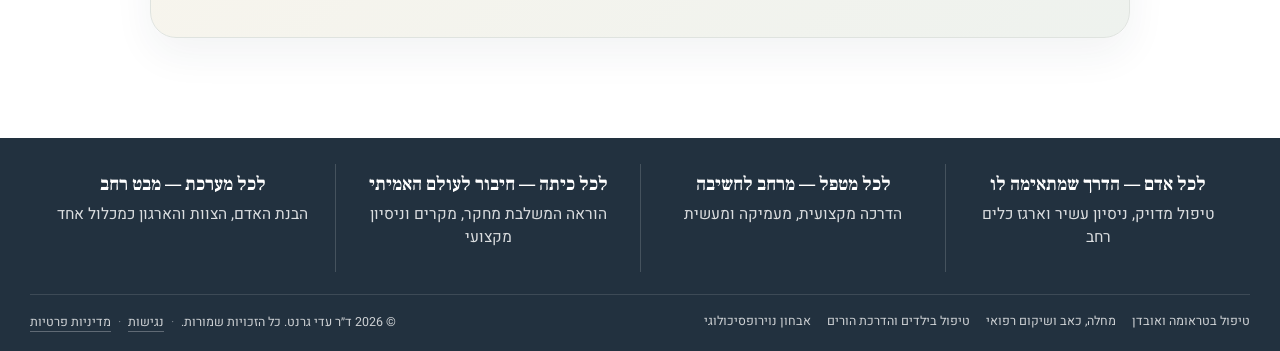
<file: children.html>
<!DOCTYPE html>
<html dir="rtl" lang="he"><head>
<!-- Google Analytics: queue immediately, load library after first render -->
<script>
  window.dataLayer = window.dataLayer || [];
  function gtag(){dataLayer.push(arguments);}
  gtag('js', new Date());
  gtag('config', 'G-CSDEJJB0PF');
  (function(){
    var loaded=false;
    function loadGA(){
      if(loaded) return;
      loaded=true;
      var s=document.createElement('script');
      s.async=true;
      s.src='https://www.googletagmanager.com/gtag/js?id=G-CSDEJJB0PF';
      document.head.appendChild(s);
    }
    window.addEventListener('load', function(){
      if('requestIdleCallback' in window){
        requestIdleCallback(loadGA,{timeout:2000});
      }else{
        setTimeout(loadGA,500);
      }
    }, {once:true});
  })();
</script>
<meta charset="utf-8"/><meta content="width=device-width,initial-scale=1" name="viewport"/><meta content="#314257" name="theme-color"/><meta content="he_IL" property="og:locale"/><meta content="website" property="og:type"/><link href="https://fonts.googleapis.com/css2?family=Heebo:wght@400..700&amp;family=Frank+Ruhl+Libre:wght@500..700&amp;display=swap" rel="stylesheet" media="print" onload="this.media='all'"/>
<noscript><link href="https://fonts.googleapis.com/css2?family=Heebo:wght@400..700&amp;family=Frank+Ruhl+Libre:wght@500..700&amp;display=swap" rel="stylesheet"/></noscript><link href="style.css" rel="stylesheet"/><link href="effects.css" rel="preload" as="style" onload="this.onload=null;this.rel='stylesheet'"/><noscript><link href="effects.css" rel="stylesheet"/></noscript><link href="assets/favicon-32.png" rel="icon" sizes="32x32" type="image/png"/><link href="assets/apple-touch-icon.png" rel="apple-touch-icon" sizes="180x180"/><meta content="טיפול פסיכולוגי לילדים ולמתבגרים והדרכת הורים עם ד״ר עדי גרנט. מענה לקשיים רגשיים, משברי חיים, טראומה והתמודדות עם מחלה ושיקום — בפתח תקווה או אונליין." name="description"/><meta content="ד״ר עדי גרנט" name="author"/><meta content="index,follow,max-snippet:-1,max-image-preview:large,max-video-preview:-1" name="robots"/><title>טיפול פסיכולוגי בילדים ומתבגרים והדרכת הורים | ד״ר עדי גרנט</title><link href="https://adigranat.github.io/children.html" rel="canonical"/><meta content="https://adigranat.github.io/children.html" property="og:url"/><meta content="טיפול פסיכולוגי בילדים ומתבגרים והדרכת הורים | ד״ר עדי גרנט" property="og:title"/><meta content="טיפול פסיכולוגי לילדים ולמתבגרים והדרכת הורים עם ד״ר עדי גרנט. מענה לקשיים רגשיים, משברי חיים, טראומה והתמודדות עם מחלה ושיקום — בפתח תקווה או אונליין." property="og:description"/><meta content="ד״ר עדי גרנט" property="og:site_name"/><meta content="https://adigranat.github.io/assets/social-preview.jpg" property="og:image"/><meta content="1200" property="og:image:width"/><meta content="630" property="og:image:height"/><meta content="ד״ר עדי גרנט — פסיכולוגית קלינית ושיקומית מומחית | נוירופסיכולוגיה" property="og:image:alt"/><meta content="summary_large_image" name="twitter:card"/><meta content="טיפול פסיכולוגי בילדים ומתבגרים והדרכת הורים | ד״ר עדי גרנט" name="twitter:title"/><meta content="טיפול פסיכולוגי לילדים ולמתבגרים והדרכת הורים עם ד״ר עדי גרנט. מענה לקשיים רגשיים, משברי חיים, טראומה והתמודדות עם מחלה ושיקום — בפתח תקווה או אונליין." name="twitter:description"/><meta content="https://adigranat.github.io/assets/social-preview.jpg" name="twitter:image"/><meta content="ד״ר עדי גרנט — פסיכולוגית קלינית ושיקומית מומחית | נוירופסיכולוגיה" name="twitter:image:alt"/><script type="application/ld+json">{"@context":"https://schema.org","@graph":[{"@type":"WebSite","@id":"https://adigranat.github.io/#website","url":"https://adigranat.github.io/","name":"ד״ר עדי גרנט — פסיכולוגית קלינית ושיקומית","inLanguage":"he-IL","publisher":{"@id":"https://adigranat.github.io/#adi-granat"}},{"@type":"Person","@id":"https://adigranat.github.io/#adi-granat","name":"ד״ר עדי גרנט","url":"https://adigranat.github.io/","image":"https://adigranat.github.io/assets/adi-granat-portrait.webp","jobTitle":["פסיכולוגית קלינית מומחית","פסיכולוגית שיקומית מומחית","מדריכת פסיכולוגים"],"description":"פסיכולוגית קלינית מומחית ומדריכה ופסיכולוגית שיקומית מומחית, בעלת ניסיון רב בנוירופסיכולוגיה ובאבחון נוירופסיכולוגי, מנהלת השירות הפסיכולוגי במרכז הרפואי לשיקום לוינשטיין ומרצה.","telephone":"+972-54-247-4788","email":"Adi.psychoservice@gmail.com","address":{"@type":"PostalAddress","streetAddress":"מוטה גור 7","addressLocality":"פתח תקווה","addressCountry":"IL"},"worksFor":{"@type":"MedicalOrganization","name":"המרכז הרפואי לשיקום לוינשטיין"},"affiliation":[{"@type":"CollegeOrUniversity","name":"אוניברסיטת אריאל"},{"@type":"CollegeOrUniversity","name":"המכללה למינהל"}],"alumniOf":{"@type":"CollegeOrUniversity","name":"אוניברסיטת בר-אילן"},"sameAs":["https://www1.health.gov.il/nursing/influence/neta/2024-participants/adig/","https://www.ariel.ac.il/wp/acad-sec/%D7%99%D7%95%D7%9D-%D7%97%D7%A9%D7%99%D7%A4%D7%94-%D7%94%D7%9E%D7%92%D7%9E%D7%94-%D7%94%D7%A9%D7%99%D7%A7%D7%95%D7%9E%D7%99%D7%AA/","https://www.hebpsy.net/showprofile.asp?id=1170"],"knowsAbout":["טיפול פסיכולוגי","פסיכולוגיה קלינית","פסיכולוגיה שיקומית","נוירופסיכולוגיה","אבחון נוירופסיכולוגי","טראומה","פוסט טראומה","אובדן ושכול","משברי חיים ומעברים","שיקום רפואי","מחלות כרוניות","כאב נוירופלסטי","טיפול בילדים ובמתבגרים","הדרכת הורים","EMDR","CBT","ACT","היפנוזה","Play Therapy","מיינדפולנס"]},{"@type":"WebPage","@id":"https://adigranat.github.io/children.html#webpage","url":"https://adigranat.github.io/children.html","name":"טיפול פסיכולוגי בילדים ומתבגרים והדרכת הורים | ד״ר עדי גרנט","description":"טיפול פסיכולוגי לילדים ולמתבגרים והדרכת הורים עם ד״ר עדי גרנט. מענה לקשיים רגשיים, משברי חיים, טראומה והתמודדות עם מחלה ושיקום — בפתח תקווה או אונליין.","inLanguage":"he-IL","isPartOf":{"@id":"https://adigranat.github.io/#website"},"about":{"@id":"https://adigranat.github.io/#adi-granat"},"mainEntity":{"@id":"https://adigranat.github.io/children.html#service"},"dateModified":"2026-08-23","breadcrumb":{"@id":"https://adigranat.github.io/children.html#breadcrumb"}},{"@type":"Service","@id":"https://adigranat.github.io/children.html#service","name":"טיפול פסיכולוגי בילדים ובמתבגרים והדרכת הורים","serviceType":"טיפול פסיכולוגי בילדים ובמתבגרים והדרכת הורים","provider":{"@id":"https://adigranat.github.io/#adi-granat"},"areaServed":{"@type":"Country","name":"ישראל"},"url":"https://adigranat.github.io/children.html"},{"@type":"FAQPage","@id":"https://adigranat.github.io/children.html#faq","mainEntity":[{"@type":"Question","name":"מתי כדאי לפנות לפסיכולוג ילדים או מתבגרים?","acceptedAnswer":{"@type":"Answer","text":"כדאי לשקול פנייה כאשר יש שינוי מתמשך במצב הרוח או בהתנהגות, חרדה והימנעות, ירידה בתפקוד הלימודי או החברתי, קשיי שינה, הסתגרות, התפרצויות, רגרסיה או קושי סביב משבר, אובדן, מחלה או טראומה. גם כאשר לא בטוחים אם מדובר בקושי זמני, שיחת התייעצות יכולה לעזור להבין אם יש צורך בטיפול."}},{"@type":"Question","name":"איך יודעים אם הקושי של הילד הוא שלב חולף או מצב שמצריך טיפול?","acceptedAnswer":{"@type":"Answer","text":"השאלה המרכזית היא לא רק כמה זמן הקושי קיים, אלא עד כמה הוא עוצמתי ועד כמה הוא פוגע בתפקוד, ביחסים או בחוויה של הילד והמשפחה. שינוי חד, החמרה, הימנעות מתמשכת או קושי שמופיע בכמה מסגרות הם סיבות טובות להתייעץ."}},{"@type":"Question","name":"האם הטיפול מתחיל בפגישה עם ההורים או עם הילד?","acceptedAnswer":{"@type":"Answer","text":"ברוב המקרים מתחילים בהיכרות שמאפשרת להבין את סיבת הפנייה, ההיסטוריה והמצב המשפחתי, ולעיתים הפגישה הראשונה מתקיימת עם ההורים. לאחר מכן בונים את דרך ההיכרות עם הילד או המתבגר בהתאם לגיל, לצורך ולמטרות הטיפול."}},{"@type":"Question","name":"האם ההורים משתתפים בטיפול של הילד?","acceptedAnswer":{"@type":"Answer","text":"כן, במידה שמתאימה לגיל ולמטרות הטיפול. לעיתים מתקיימות פגישות הורים נפרדות לצד המפגשים עם הילד, כדי לחשוב על מה שקורה בבית, לחזק את הקשר ולבנות תגובות וכלים שתומכים בשינוי גם מחוץ לחדר הטיפול."}},{"@type":"Question","name":"מהו טיפול במשחק ואיך הוא יכול לעזור לילדים?","acceptedAnswer":{"@type":"Answer","text":"משחק הוא אחת הדרכים הטבעיות שבהן ילדים מבטאים רגשות, קשרים וחוויות שקשה עדיין לנסח במילים. בטיפול ניתן להשתמש במשחק כדי ליצור קשר, להבין את עולמו של הילד ולעבד פחדים, קונפליקטים או חוויות קשות בתוך מרחב בטוח ומותאם לגיל."}},{"@type":"Question","name":"האם כל ילד שמגיע לטיפול מטופל באמצעות משחק?","acceptedAnswer":{"@type":"Answer","text":"לא. אופן העבודה מותאם לילד, לגיל ולסיבת הפנייה. לצד טיפול במשחק ניתן לשלב שיחה, CBT, ACT, מיינדפולנס וכלים נוספים, כך שהטיפול אינו נשען על שיטה אחת אלא נבנה לפי הצורך."}},{"@type":"Question","name":"האם הטיפול מתאים גם למתבגרים?","acceptedAnswer":{"@type":"Answer","text":"כן. הטיפול מותאם לשלב ההתפתחותי ולנושאים שמעסיקים את המתבגר או המתבגרת — למשל חרדה, מצב רוח, קשרים חברתיים, דימוי עצמי, משבר, טראומה או התמודדות רפואית — תוך שמירה על מקום עצמאי למתבגר ושילוב ההורים לפי הצורך."}},{"@type":"Question","name":"האם אפשר לקיים טיפול בילדים או הדרכת הורים גם אונליין?","acceptedAnswer":{"@type":"Answer","text":"הדרכת הורים יכולה להתאים מאוד גם למפגש מקוון. טיפול מקוון בילד או במתבגר תלוי בגיל, ביכולת להשתתף במפגש, בפרטיות בבית ובסיבת הפנייה; לכן בודקים את ההתאמה באופן אישי ולא מניחים שאותה מסגרת מתאימה לכל ילד."}}]},{"@type":"BreadcrumbList","@id":"https://adigranat.github.io/children.html#breadcrumb","itemListElement":[{"@type":"ListItem","position":1,"name":"דף הבית","item":"https://adigranat.github.io/"},{"@type":"ListItem","position":2,"name":"טיפול ואבחון","item":"https://adigranat.github.io/therapy.html"},{"@type":"ListItem","position":3,"name":"טיפול פסיכולוגי בילדים ובמתבגרים והדרכת הורים","item":"https://adigranat.github.io/children.html"}]}]}</script><link rel="describedby" href="/llms.txt"/></head><body><a class="skip-link" href="#main">דילוג לתוכן המרכזי</a><header class="site-header"><div class="shell header-inner">
<a aria-label="דף הבית" class="brand" href="index.html"><img alt="" class="brand-logo" decoding="async" height="160" src="assets/logo-symbol.webp" width="144"/><span><strong>ד״ר עדי גרנט</strong><small>פסיכולוגית קלינית ושיקומית מומחית | נוירופסיכולוגיה</small></span></a>
<button aria-controls="nav" aria-expanded="false" class="menu-button" type="button">☰<span class="sr-only">פתיחת תפריט</span></button>
<nav aria-label="ניווט ראשי" class="main-nav" id="nav"><a href="about.html">אודותיי</a><a href="belief.html">אני מאמין</a><a class="active" aria-current="page" href="therapy.html">טיפול ואבחון</a><a href="professionals.html">הדרכה למטפלים</a><a href="academia.html">מרצה באקדמיה</a><a href="media.html">פרסומים ותקשורת</a><a class="nav-cta" href="contact.html">צרו קשר</a></nav>
</div></header><main class="topic-page" id="main"><section class="page-hero topic-hero"><div class="shell narrow"><p class="eyebrow">ילדים, מתבגרים והורים</p><h1>טיפול פסיכולוגי בילדים ובמתבגרים והדרכת הורים</h1><p class="lead">כאשר ילד או מתבגר מתמודד עם קושי רגשי, משבר, טראומה או מצב רפואי, חשוב להבין לא רק את הסימפטום אלא גם את השלב ההתפתחותי, המשפחה והסביבה שבה הוא חי.</p></div></section><section class="section"><div class="shell topic-copy about-intro-frame"><h2>טיפול שמותאם לגיל ולילד</h2><p>העבודה עם ילדים ומתבגרים נבנית לפי גיל, יכולת ביטוי, אופי הקושי והכוחות הקיימים. לפי הצורך ניתן לשלב שיחה, טיפול במשחק (Play Therapy), כלים קוגניטיביים־התנהגותיים וגישות נוספות מתוך ארגז כלים אינטגרטיבי.</p></div></section><section class="section soft"><div class="shell topic-copy about-intro-frame"><h2>ההורים הם חלק חשוב מהתהליך</h2><p>בטיפול בילדים מתקיימים גם מפגשים עם ההורים בהתאם לצורך. הדרכת הורים מאפשרת לחשוב יחד על מה שקורה בבית, להבין את צרכי הילד ולבנות תגובות וכלים שמחזקים את הקשר ותומכים בשינוי גם מחוץ לחדר הטיפולים.</p></div></section><section class="section"><div class="shell topic-copy about-intro-frame"><h2>ניסיון במצבי טראומה, חולי ושיקום</h2><p>הניסיון המקצועי כולל עבודה עם ילדים ובני נוער המתמודדים עם טראומה, חרדה ומצבי משבר, וכן עם ילדים ומשפחות המתמודדים עם מחלה, פגיעה נוירולוגית ותהליכי שיקום.</p></div></section><section class="section soft"><div class="shell about-intro-frame topic-faq-frame"><div class="section-head"><p class="eyebrow">שאלות נפוצות</p><h2>שאלות שהורים שואלים לפני טיפול פסיכולוגי בילדים ובמתבגרים</h2></div><div class="faq-list"><details><summary>מתי כדאי לפנות לפסיכולוג ילדים או מתבגרים?</summary><p>כדאי לשקול פנייה כאשר יש שינוי מתמשך במצב הרוח או בהתנהגות, חרדה והימנעות, ירידה בתפקוד הלימודי או החברתי, קשיי שינה, הסתגרות, התפרצויות, רגרסיה או קושי סביב משבר, אובדן, מחלה או טראומה. גם כאשר לא בטוחים אם מדובר בקושי זמני, שיחת התייעצות יכולה לעזור להבין אם יש צורך בטיפול.</p></details><details><summary>איך יודעים אם הקושי של הילד הוא שלב חולף או מצב שמצריך טיפול?</summary><p>השאלה המרכזית היא לא רק כמה זמן הקושי קיים, אלא עד כמה הוא עוצמתי ועד כמה הוא פוגע בתפקוד, ביחסים או בחוויה של הילד והמשפחה. שינוי חד, החמרה, הימנעות מתמשכת או קושי שמופיע בכמה מסגרות הם סיבות טובות להתייעץ.</p></details><details><summary>האם הטיפול מתחיל בפגישה עם ההורים או עם הילד?</summary><p>ברוב המקרים מתחילים בהיכרות שמאפשרת להבין את סיבת הפנייה, ההיסטוריה והמצב המשפחתי, ולעיתים הפגישה הראשונה מתקיימת עם ההורים. לאחר מכן בונים את דרך ההיכרות עם הילד או המתבגר בהתאם לגיל, לצורך ולמטרות הטיפול.</p></details><details><summary>האם ההורים משתתפים בטיפול של הילד?</summary><p>כן, במידה שמתאימה לגיל ולמטרות הטיפול. לעיתים מתקיימות פגישות הורים נפרדות לצד המפגשים עם הילד, כדי לחשוב על מה שקורה בבית, לחזק את הקשר ולבנות תגובות וכלים שתומכים בשינוי גם מחוץ לחדר הטיפול.</p></details><details><summary>מהו טיפול במשחק ואיך הוא יכול לעזור לילדים?</summary><p>משחק הוא אחת הדרכים הטבעיות שבהן ילדים מבטאים רגשות, קשרים וחוויות שקשה עדיין לנסח במילים. בטיפול ניתן להשתמש במשחק כדי ליצור קשר, להבין את עולמו של הילד ולעבד פחדים, קונפליקטים או חוויות קשות בתוך מרחב בטוח ומותאם לגיל.</p></details><details><summary>האם כל ילד שמגיע לטיפול מטופל באמצעות משחק?</summary><p>לא. אופן העבודה מותאם לילד, לגיל ולסיבת הפנייה. לצד טיפול במשחק ניתן לשלב שיחה, CBT, ACT, מיינדפולנס וכלים נוספים, כך שהטיפול אינו נשען על שיטה אחת אלא נבנה לפי הצורך.</p></details><details><summary>האם הטיפול מתאים גם למתבגרים?</summary><p>כן. הטיפול מותאם לשלב ההתפתחותי ולנושאים שמעסיקים את המתבגר או המתבגרת — למשל חרדה, מצב רוח, קשרים חברתיים, דימוי עצמי, משבר, טראומה או התמודדות רפואית — תוך שמירה על מקום עצמאי למתבגר ושילוב ההורים לפי הצורך.</p></details><details><summary>האם אפשר לקיים טיפול בילדים או הדרכת הורים גם אונליין?</summary><p>הדרכת הורים יכולה להתאים מאוד גם למפגש מקוון. טיפול מקוון בילד או במתבגר תלוי בגיל, ביכולת להשתתף במפגש, בפרטיות בבית ובסיבת הפנייה; לכן בודקים את ההתאמה באופן אישי ולא מניחים שאותה מסגרת מתאימה לכל ילד.</p></details></div></div></section><section class="section"><div class="shell cta-panel belief-cta-panel"><div><h2>אפשר להתחיל בשיחה קצרה</h2><p>פגישת היכרות מאפשרת להבין את הצורך ולבדוק יחד מה נכון ומתאים כעת.</p></div><a class="button primary" href="contact.html">יצירת קשר</a></div></section></main><footer class="site-footer site-footer-messages-only">
<div aria-label="תחומי המענה של ד״ר עדי גרנט" class="shell footer-messages-grid">
<article class="footer-message-box">
<strong>לכל אדם — הדרך שמתאימה לו</strong>
<span>טיפול מדויק, ניסיון עשיר וארגז כלים רחב</span>
</article>
<article class="footer-message-box">
<strong>לכל מטפל — מרחב לחשיבה</strong>
<span>הדרכה מקצועית, מעמיקה ומעשית</span>
</article>
<article class="footer-message-box">
<strong>לכל כיתה — חיבור לעולם האמיתי</strong>
<span>הוראה המשלבת מחקר, מקרים וניסיון מקצועי</span>
</article>
<article class="footer-message-box">
<strong>לכל מערכת — מבט רחב</strong>
<span>הבנת האדם, הצוות והארגון כמכלול אחד</span>
</article>
</div>
<div class="shell footer-lower-row">
<nav aria-label="תחומי טיפול ואבחון" class="footer-topic-links"><a href="trauma.html">טיפול בטראומה ואובדן</a><a href="rehabilitation.html">מחלה, כאב ושיקום רפואי</a><a href="children.html">טיפול בילדים והדרכת הורים</a><a href="neuropsychology.html">אבחון נוירופסיכולוגי</a></nav>
<div class="footer-bottom">
<span class="footer-legal">© <span id="year"></span> ד״ר עדי גרנט. כל הזכויות שמורות. <span class="footer-legal-separator" aria-hidden="true">·</span> <a href="accessibility.html">נגישות</a> <span class="footer-legal-separator" aria-hidden="true">·</span> <a href="privacy.html">מדיניות פרטיות</a></span>
</div>
</div>
</footer><script src="script.js"></script></body></html>
</file>
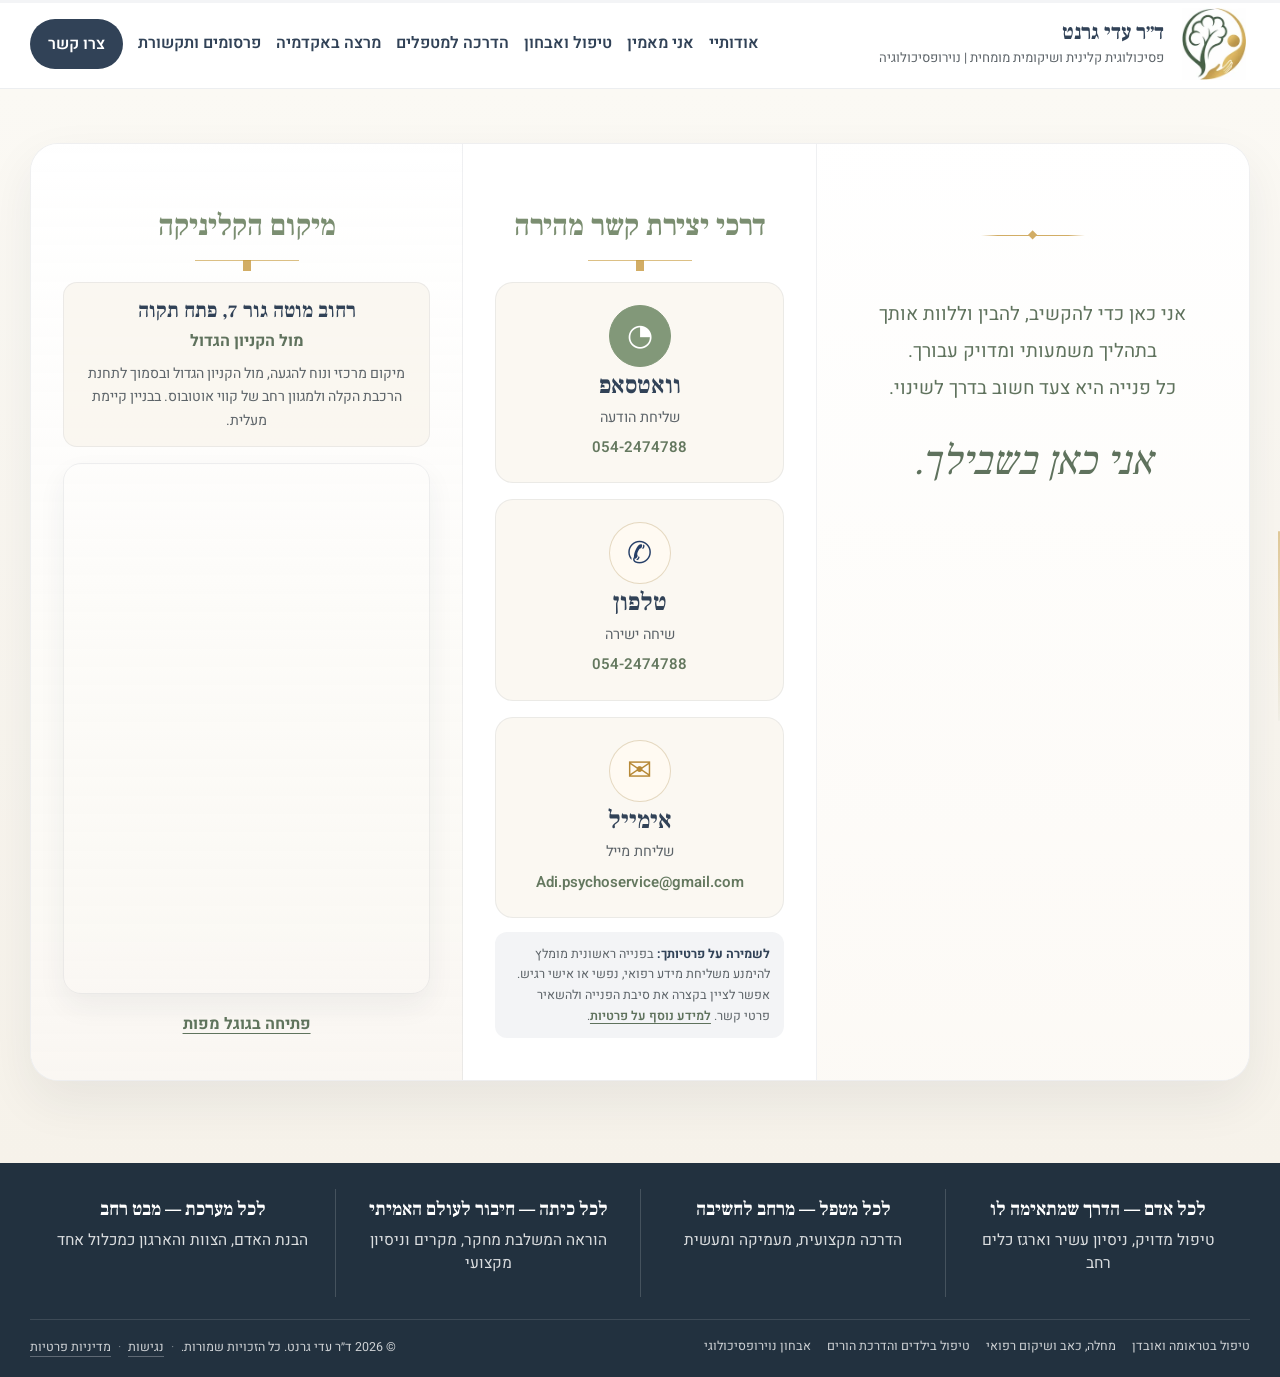
<file: contact.html>
<!DOCTYPE html>

<html dir="rtl" lang="he">
<head>
<!-- Google Analytics: queue immediately, load library after first render -->
<script>
  window.dataLayer = window.dataLayer || [];
  function gtag(){dataLayer.push(arguments);}
  gtag('js', new Date());
  gtag('config', 'G-CSDEJJB0PF');
  (function(){
    var loaded=false;
    function loadGA(){
      if(loaded) return;
      loaded=true;
      var s=document.createElement('script');
      s.async=true;
      s.src='https://www.googletagmanager.com/gtag/js?id=G-CSDEJJB0PF';
      document.head.appendChild(s);
    }
    window.addEventListener('load', function(){
      if('requestIdleCallback' in window){
        requestIdleCallback(loadGA,{timeout:2000});
      }else{
        setTimeout(loadGA,500);
      }
    }, {once:true});
  })();
</script>

<meta charset="utf-8"/>
<meta content="width=device-width,initial-scale=1" name="viewport"/>
<meta content="יצירת קשר עם ד״ר עדי גרנט לתיאום טיפול פסיכולוגי או אבחון נוירופסיכולוגי בקליניקה ברחוב מוטה גור 7 בפתח תקווה או במפגש מקוון — וואטסאפ, טלפון או מייל." name="description"/>
<meta content="#314257" name="theme-color"/>
<meta content="he_IL" property="og:locale"/>
<meta content="website" property="og:type"/>
<meta content="יצירת קשר וקליניקה בפתח תקווה | ד״ר עדי גרנט" property="og:title"/>
<meta content="יצירת קשר עם ד״ר עדי גרנט לתיאום טיפול פסיכולוגי או אבחון נוירופסיכולוגי בקליניקה ברחוב מוטה גור 7 בפתח תקווה או במפגש מקוון — וואטסאפ, טלפון או מייל." property="og:description"/>
<title>יצירת קשר וקליניקה בפתח תקווה | ד״ר עדי גרנט</title>
<link href="https://fonts.googleapis.com/css2?family=Heebo:wght@400..700&amp;family=Frank+Ruhl+Libre:wght@500..700&amp;display=swap" rel="stylesheet" media="print" onload="this.media='all'"/>
<noscript><link href="https://fonts.googleapis.com/css2?family=Heebo:wght@400..700&amp;family=Frank+Ruhl+Libre:wght@500..700&amp;display=swap" rel="stylesheet"/></noscript>
<link href="style.css" rel="stylesheet"/><link href="effects.css" rel="preload" as="style" onload="this.onload=null;this.rel='stylesheet'"/><noscript><link href="effects.css" rel="stylesheet"/></noscript>
<script type="application/ld+json">{"@context":"https://schema.org","@graph":[{"@type":"WebSite","@id":"https://adigranat.github.io/#website","url":"https://adigranat.github.io/","name":"ד״ר עדי גרנט — פסיכולוגית קלינית ושיקומית","inLanguage":"he-IL","publisher":{"@id":"https://adigranat.github.io/#adi-granat"}},{"@type":"Person","@id":"https://adigranat.github.io/#adi-granat","name":"ד״ר עדי גרנט","url":"https://adigranat.github.io/","image":"https://adigranat.github.io/assets/adi-granat-portrait.webp","jobTitle":["פסיכולוגית קלינית מומחית","פסיכולוגית שיקומית מומחית","מדריכת פסיכולוגים"],"description":"פסיכולוגית קלינית מומחית ומדריכה ופסיכולוגית שיקומית מומחית, בעלת ניסיון רב בנוירופסיכולוגיה ובאבחון נוירופסיכולוגי, מנהלת השירות הפסיכולוגי במרכז הרפואי לשיקום לוינשטיין ומרצה.","telephone":"+972-54-247-4788","email":"Adi.psychoservice@gmail.com","address":{"@type":"PostalAddress","streetAddress":"מוטה גור 7","addressLocality":"פתח תקווה","addressCountry":"IL"},"worksFor":{"@type":"MedicalOrganization","name":"המרכז הרפואי לשיקום לוינשטיין"},"affiliation":[{"@type":"CollegeOrUniversity","name":"אוניברסיטת אריאל"},{"@type":"CollegeOrUniversity","name":"המכללה למינהל"}],"alumniOf":{"@type":"CollegeOrUniversity","name":"אוניברסיטת בר-אילן"},"sameAs":["https://www1.health.gov.il/nursing/influence/neta/2024-participants/adig/","https://www.ariel.ac.il/wp/acad-sec/%D7%99%D7%95%D7%9D-%D7%97%D7%A9%D7%99%D7%A4%D7%94-%D7%94%D7%9E%D7%92%D7%9E%D7%94-%D7%94%D7%A9%D7%99%D7%A7%D7%95%D7%9E%D7%99%D7%AA/","https://www.hebpsy.net/showprofile.asp?id=1170"],"knowsAbout":["טיפול פסיכולוגי","פסיכולוגיה קלינית","פסיכולוגיה שיקומית","נוירופסיכולוגיה","אבחון נוירופסיכולוגי","טראומה","פוסט טראומה","אובדן ושכול","משברי חיים ומעברים","שיקום רפואי","מחלות כרוניות","כאב נוירופלסטי","טיפול בילדים ובמתבגרים","הדרכת הורים","EMDR","CBT","ACT","היפנוזה","Play Therapy","מיינדפולנס"]},{"@type":"ContactPage","@id":"https://adigranat.github.io/contact.html#webpage","url":"https://adigranat.github.io/contact.html","name":"יצירת קשר וקליניקה בפתח תקווה | ד״ר עדי גרנט","description":"יצירת קשר עם ד״ר עדי גרנט לתיאום טיפול פסיכולוגי או אבחון נוירופסיכולוגי בקליניקה ברחוב מוטה גור 7 בפתח תקווה או במפגש מקוון — וואטסאפ, טלפון או מייל.","inLanguage":"he-IL","isPartOf":{"@id":"https://adigranat.github.io/#website"},"about":{"@id":"https://adigranat.github.io/#adi-granat"},"dateModified":"2026-08-16","breadcrumb":{"@id":"https://adigranat.github.io/contact.html#breadcrumb"}},{"@type":"BreadcrumbList","@id":"https://adigranat.github.io/contact.html#breadcrumb","itemListElement":[{"@type":"ListItem","position":1,"name":"דף הבית","item":"https://adigranat.github.io/"},{"@type":"ListItem","position":2,"name":"יצירת קשר","item":"https://adigranat.github.io/contact.html"}]},{"@type":"MedicalBusiness","@id":"https://adigranat.github.io/#clinic","name":"הקליניקה של ד״ר עדי גרנט","url":"https://adigranat.github.io/contact.html","image":"https://adigranat.github.io/assets/adi-granat-portrait.webp","description":"קליניקה פרטית לטיפול פסיכולוגי ואבחון נוירופסיכולוגי לילדים, מתבגרים ומבוגרים בפתח תקווה, לצד אפשרות למפגשים מקוונים.","telephone":"+972-54-247-4788","email":"Adi.psychoservice@gmail.com","address":{"@type":"PostalAddress","streetAddress":"מוטה גור 7","addressLocality":"פתח תקווה","addressCountry":"IL"},"hasMap":"https://www.google.com/maps/search/?api=1&query=%D7%A8%D7%97%D7%95%D7%91+%D7%9E%D7%95%D7%98%D7%94+%D7%92%D7%95%D7%A8+7,+%D7%A4%D7%AA%D7%97+%D7%AA%D7%A7%D7%95%D7%95%D7%94","founder":{"@id":"https://adigranat.github.io/#adi-granat"},"employee":{"@id":"https://adigranat.github.io/#adi-granat"},"areaServed":[{"@type":"Country","name":"ישראל"},{"@type":"City","name":"פתח תקווה"}]}]}</script><link href="https://adigranat.github.io/contact.html" rel="canonical"/><meta content="https://adigranat.github.io/contact.html" property="og:url"/><meta content="https://adigranat.github.io/assets/social-preview.jpg" property="og:image"/><meta content="1200" property="og:image:width"/><meta content="630" property="og:image:height"/><meta content="summary_large_image" name="twitter:card"/><meta content="יצירת קשר וקליניקה בפתח תקווה | ד״ר עדי גרנט" name="twitter:title"/><meta content="יצירת קשר עם ד״ר עדי גרנט לתיאום טיפול פסיכולוגי או אבחון נוירופסיכולוגי בקליניקה ברחוב מוטה גור 7 בפתח תקווה או במפגש מקוון — וואטסאפ, טלפון או מייל." name="twitter:description"/><meta content="https://adigranat.github.io/assets/social-preview.jpg" name="twitter:image"/><link href="assets/favicon-32.png" rel="icon" sizes="32x32" type="image/png"/><link href="assets/apple-touch-icon.png" rel="apple-touch-icon" sizes="180x180"/><meta content="ד״ר עדי גרנט" property="og:site_name"/><meta content="ד״ר עדי גרנט" name="author"/><meta content="index,follow,max-snippet:-1,max-image-preview:large,max-video-preview:-1" name="robots"/><meta content="ד״ר עדי גרנט — פסיכולוגית קלינית ושיקומית מומחית | נוירופסיכולוגיה" property="og:image:alt"/><meta content="ד״ר עדי גרנט — פסיכולוגית קלינית ושיקומית מומחית | נוירופסיכולוגיה" name="twitter:image:alt"/><link rel="describedby" href="/llms.txt"/></head>
<body>
<a class="skip-link" href="#main">דילוג לתוכן המרכזי</a>
<header class="site-header"><div class="shell header-inner">
<a aria-label="דף הבית" class="brand" href="index.html"><img alt="" class="brand-logo" decoding="async" height="160" src="assets/logo-symbol.webp" width="144"/><span><strong>ד״ר עדי גרנט</strong><small>פסיכולוגית קלינית ושיקומית מומחית | נוירופסיכולוגיה</small></span></a>
<button aria-controls="nav" aria-expanded="false" class="menu-button" type="button">☰<span class="sr-only">פתיחת תפריט</span></button>
<nav aria-label="ניווט ראשי" class="main-nav" id="nav"><a href="about.html">אודותיי</a><a href="belief.html">אני מאמין</a><a href="therapy.html">טיפול ואבחון</a><a href="professionals.html">הדרכה למטפלים</a><a href="academia.html">מרצה באקדמיה</a><a href="media.html">פרסומים ותקשורת</a><a class="active nav-cta" aria-current="page" href="contact.html">צרו קשר</a></nav>
</div></header>
<main id="main">
<section class="contact-idea-two">
<div class="shell contact-idea-two-grid">
<section aria-labelledby="contact-title" class="contact-idea-two-intro">
<div class="contact-idea-two-column-head">
<span aria-hidden="true" class="contact-idea-two-head-ornament"></span>
</div>
<div class="contact-idea-two-column-body contact-idea-two-intro-body">
<h1 class="sr-only" id="contact-title">צרו קשר עם ד״ר עדי גרנט</h1>
<p>אני כאן כדי להקשיב, להבין וללוות אותך<br/>בתהליך משמעותי ומדויק עבורך.<br/>כל פנייה היא צעד חשוב בדרך לשינוי.</p>
<p class="contact-idea-two-signature"><em>אני כאן בשבילך.</em></p>
</div>
</section>
<section aria-labelledby="quick-contact-title" class="contact-idea-two-actions">
<div class="contact-idea-two-column-head">
<h2 id="quick-contact-title">דרכי יצירת קשר מהירה</h2>
</div>
<div class="contact-idea-two-column-body">
<div class="contact-idea-two-action-list">
<a class="contact-idea-two-action whatsapp" href="https://wa.me/972542474788" rel="noopener" target="_blank">
<span aria-hidden="true" class="contact-idea-two-icon">◔</span>
<strong>וואטסאפ</strong>
<small>שליחת הודעה</small>
<b>054-2474788</b>
</a>
<a class="contact-idea-two-action" href="tel:+972542474788">
<span aria-hidden="true" class="contact-idea-two-icon">✆</span>
<strong>טלפון</strong>
<small>שיחה ישירה</small>
<b>054-2474788</b>
</a>
<a class="contact-idea-two-action" href="mailto:Adi.psychoservice@gmail.com">
<span aria-hidden="true" class="contact-idea-two-icon email">✉</span>
<strong>אימייל</strong>
<small>שליחת מייל</small>
<b>Adi.psychoservice@gmail.com</b>
</a>
</div>
<p class="contact-privacy-note" role="note"><strong>לשמירה על פרטיותך:</strong> בפנייה ראשונית מומלץ להימנע משליחת מידע רפואי, נפשי או אישי רגיש. אפשר לציין בקצרה את סיבת הפנייה ולהשאיר פרטי קשר. <a href="privacy.html">למידע נוסף על פרטיות</a>.</p>
</div>
</section>
<section aria-labelledby="map-title" class="contact-idea-two-map">
<div class="contact-idea-two-column-head">
<h2 id="map-title">מיקום הקליניקה</h2>
</div>
<div class="contact-idea-two-column-body contact-idea-two-map-body">
<div class="contact-idea-two-location-copy">
<strong>רחוב מוטה גור 7, פתח תקוה</strong>
<span>מול הקניון הגדול</span>
<p>מיקום מרכזי ונוח להגעה, מול הקניון הגדול ובסמוך לתחנת הרכבת הקלה ולמגוון רחב של קווי אוטובוס. בבניין קיימת מעלית.</p>
</div>
<div class="contact-idea-two-map-frame">
<iframe loading="lazy" referrerpolicy="no-referrer-when-downgrade" src="https://www.google.com/maps?q=%D7%A8%D7%97%D7%95%D7%91%20%D7%9E%D7%95%D7%98%D7%94%20%D7%92%D7%95%D7%A8%207,%20%D7%A4%D7%AA%D7%97%20%D7%AA%D7%A7%D7%95%D7%94&amp;output=embed" title="מיקום הקליניקה בגוגל מפות"></iframe>
</div>
<a class="contact-idea-two-map-link" href="https://www.google.com/maps/search/?api=1&amp;query=%D7%A8%D7%97%D7%95%D7%91+%D7%9E%D7%95%D7%98%D7%94+%D7%92%D7%95%D7%A8+7,+%D7%A4%D7%AA%D7%97+%D7%AA%D7%A7%D7%95%D7%94" rel="noopener" target="_blank">פתיחה בגוגל מפות</a>
</div>
</section>
</div>
</section>
</main>
<footer class="site-footer site-footer-messages-only">
<div aria-label="תחומי המענה של ד״ר עדי גרנט" class="shell footer-messages-grid">
<article class="footer-message-box"><strong>לכל אדם — הדרך שמתאימה לו</strong><span>טיפול מדויק, ניסיון עשיר וארגז כלים רחב</span></article>
<article class="footer-message-box"><strong>לכל מטפל — מרחב לחשיבה</strong><span>הדרכה מקצועית, מעמיקה ומעשית</span></article>
<article class="footer-message-box"><strong>לכל כיתה — חיבור לעולם האמיתי</strong><span>הוראה המשלבת מחקר, מקרים וניסיון מקצועי</span></article>
<article class="footer-message-box"><strong>לכל מערכת — מבט רחב</strong><span>הבנת האדם, הצוות והארגון כמכלול אחד</span></article>
</div>
<div class="shell footer-lower-row">
<nav aria-label="תחומי טיפול ואבחון" class="footer-topic-links"><a href="trauma.html">טיפול בטראומה ואובדן</a><a href="rehabilitation.html">מחלה, כאב ושיקום רפואי</a><a href="children.html">טיפול בילדים והדרכת הורים</a><a href="neuropsychology.html">אבחון נוירופסיכולוגי</a></nav>
<div class="footer-bottom"><span class="footer-legal">© <span id="year"></span> ד״ר עדי גרנט. כל הזכויות שמורות. <span class="footer-legal-separator" aria-hidden="true">·</span> <a href="accessibility.html">נגישות</a> <span class="footer-legal-separator" aria-hidden="true">·</span> <a href="privacy.html">מדיניות פרטיות</a></span></div>
</div>
</footer>
<script src="script.js"></script>
</body></html>
</file>
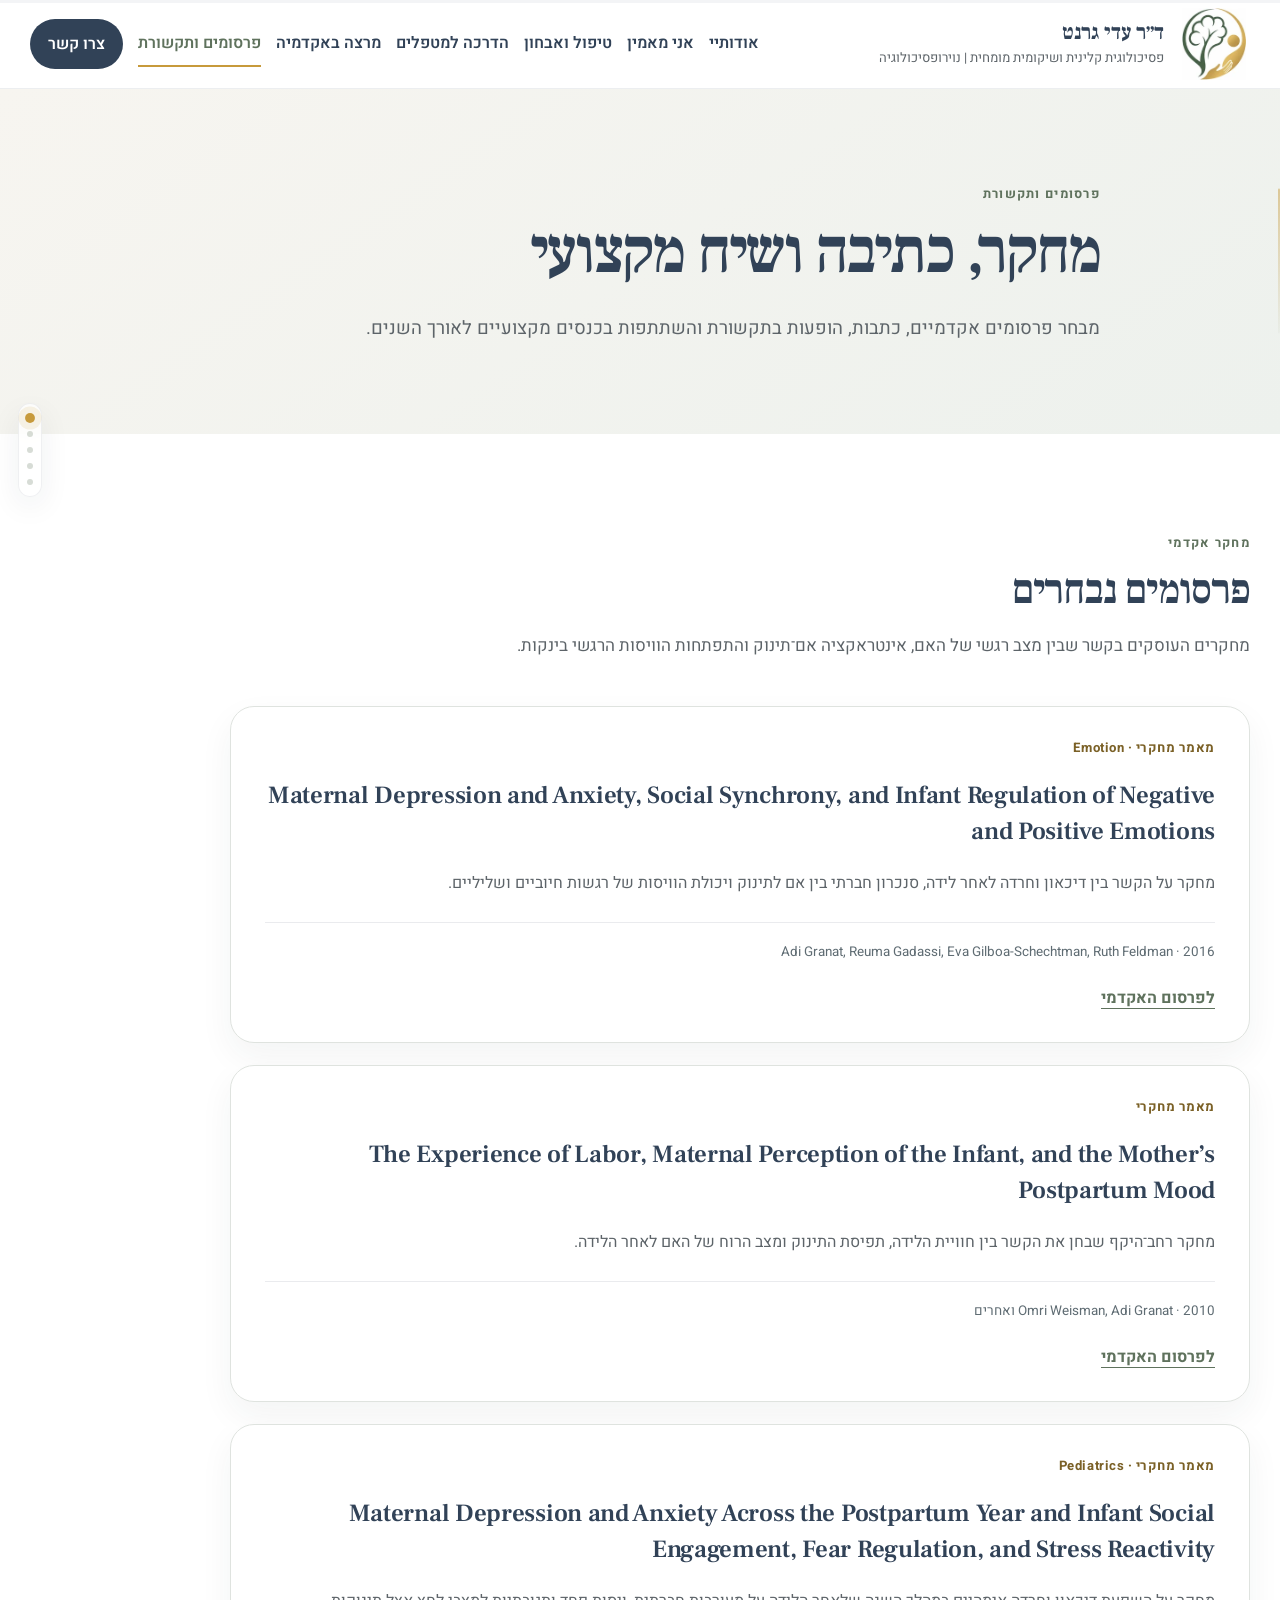
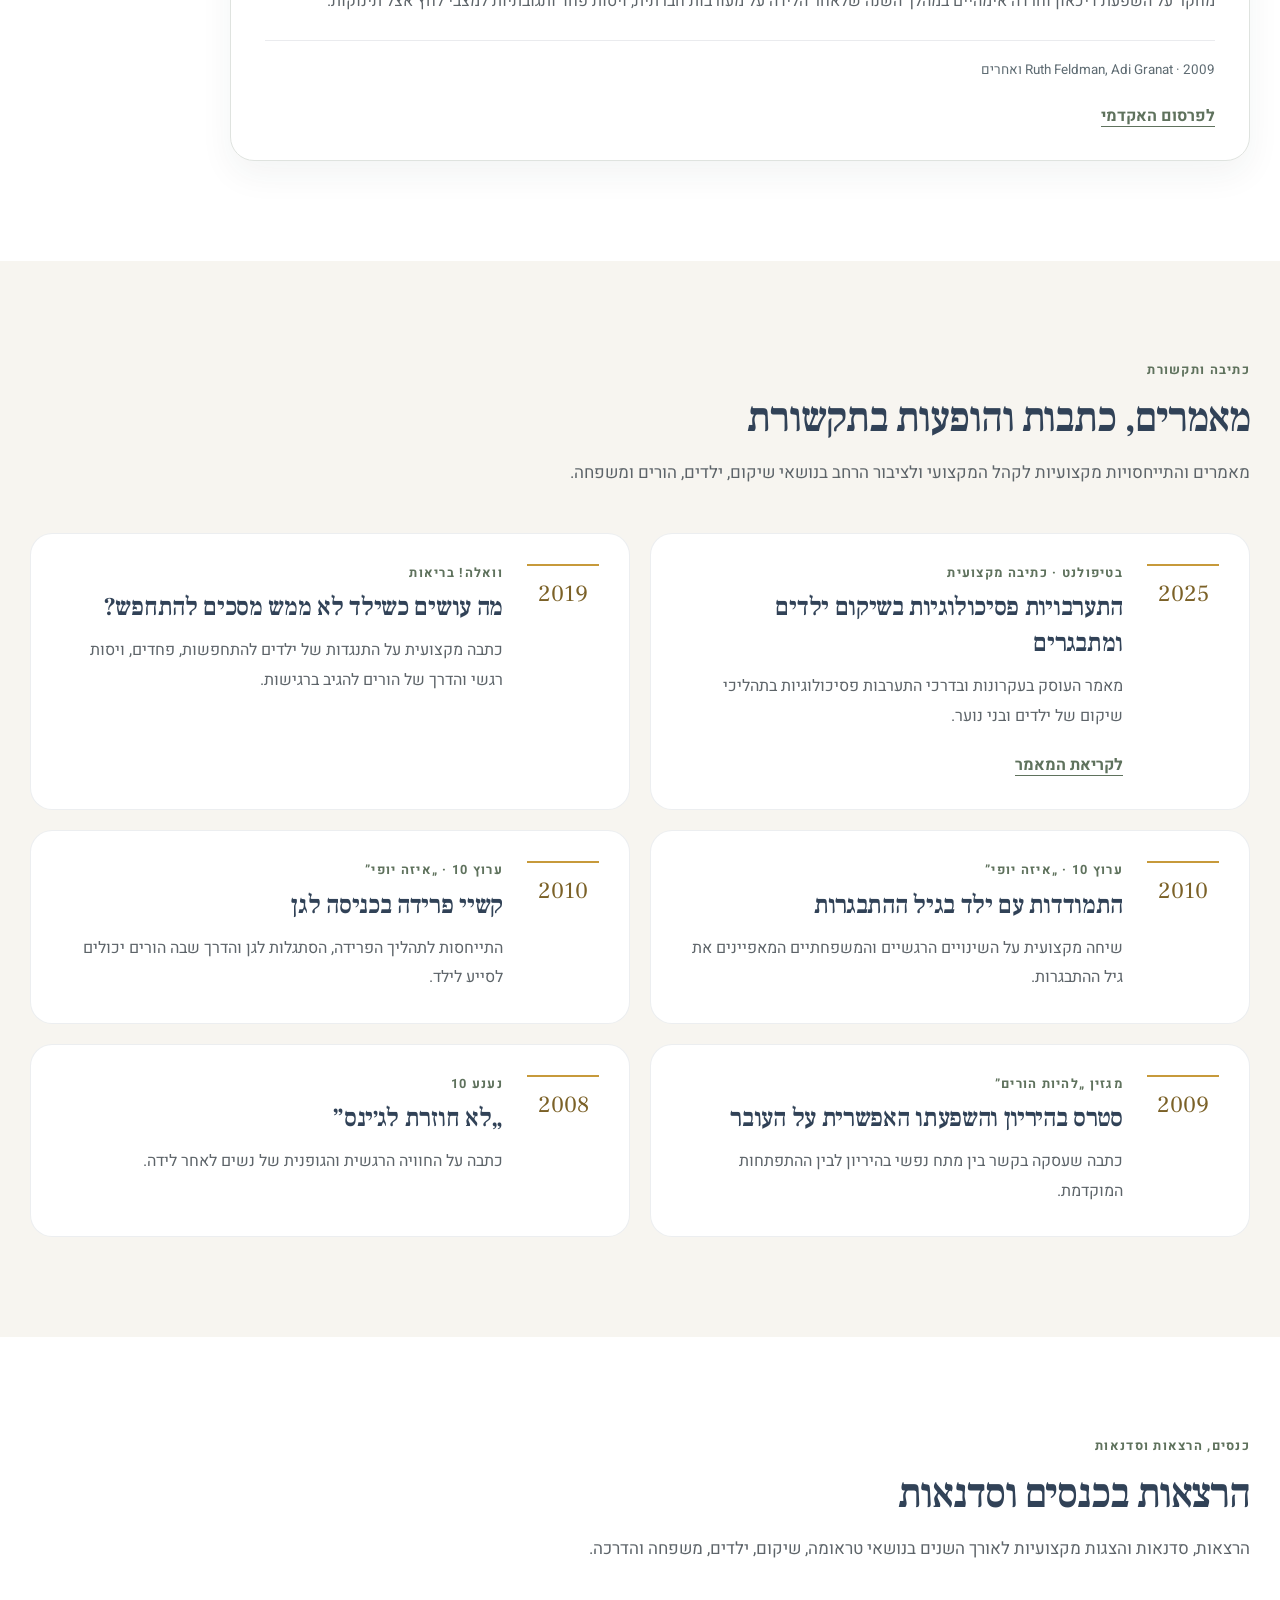
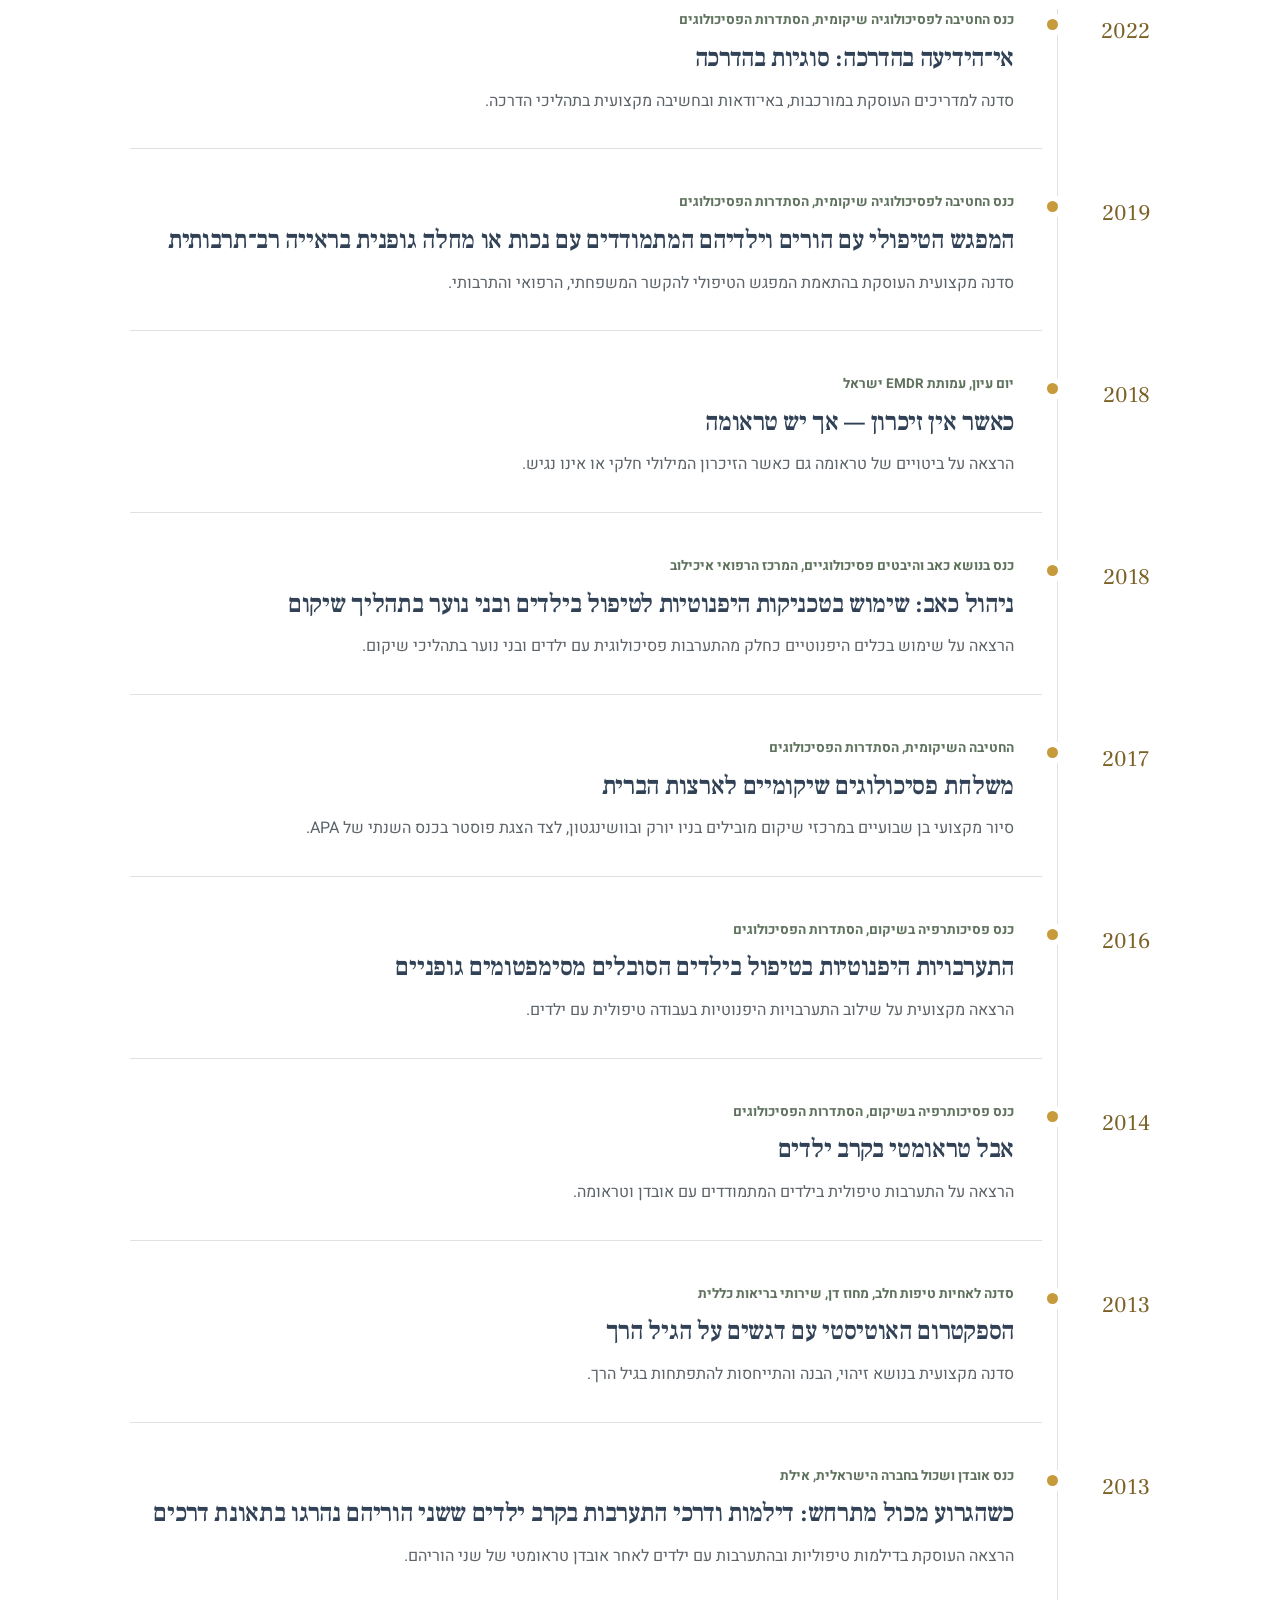
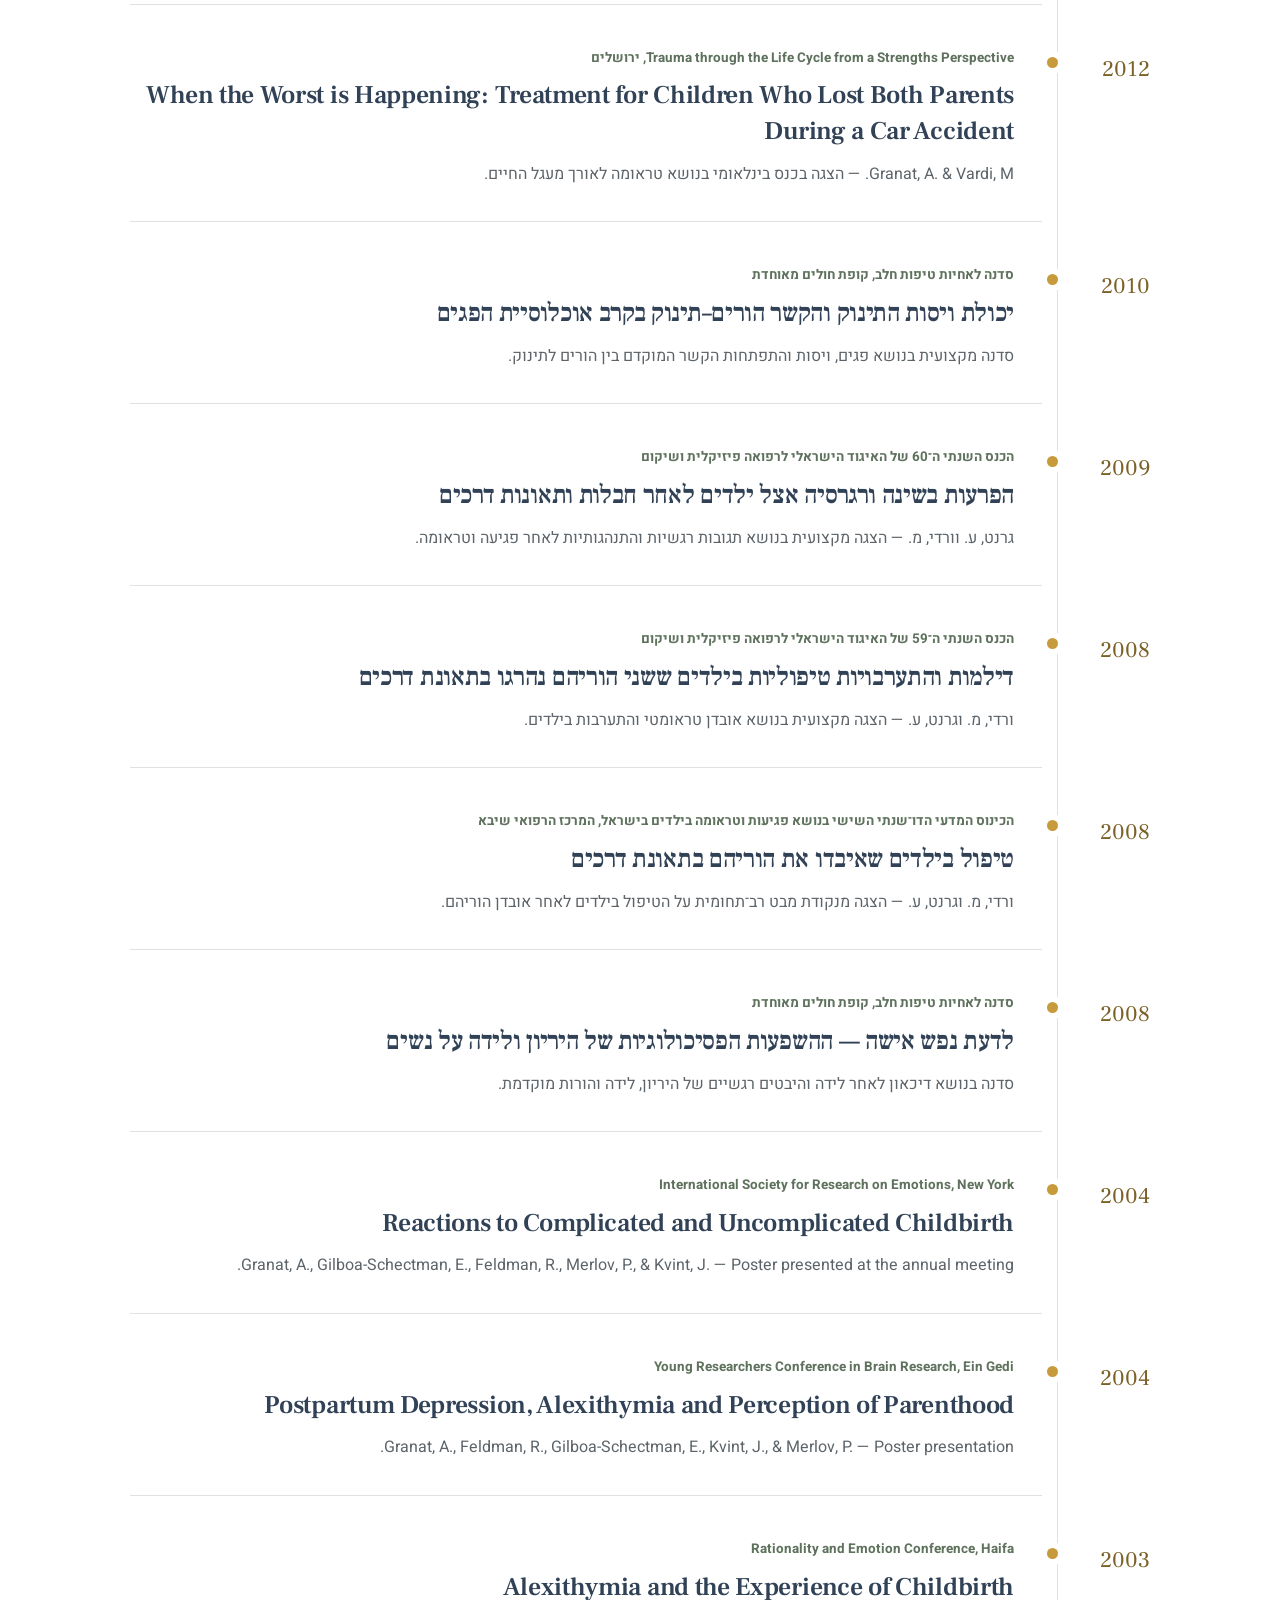
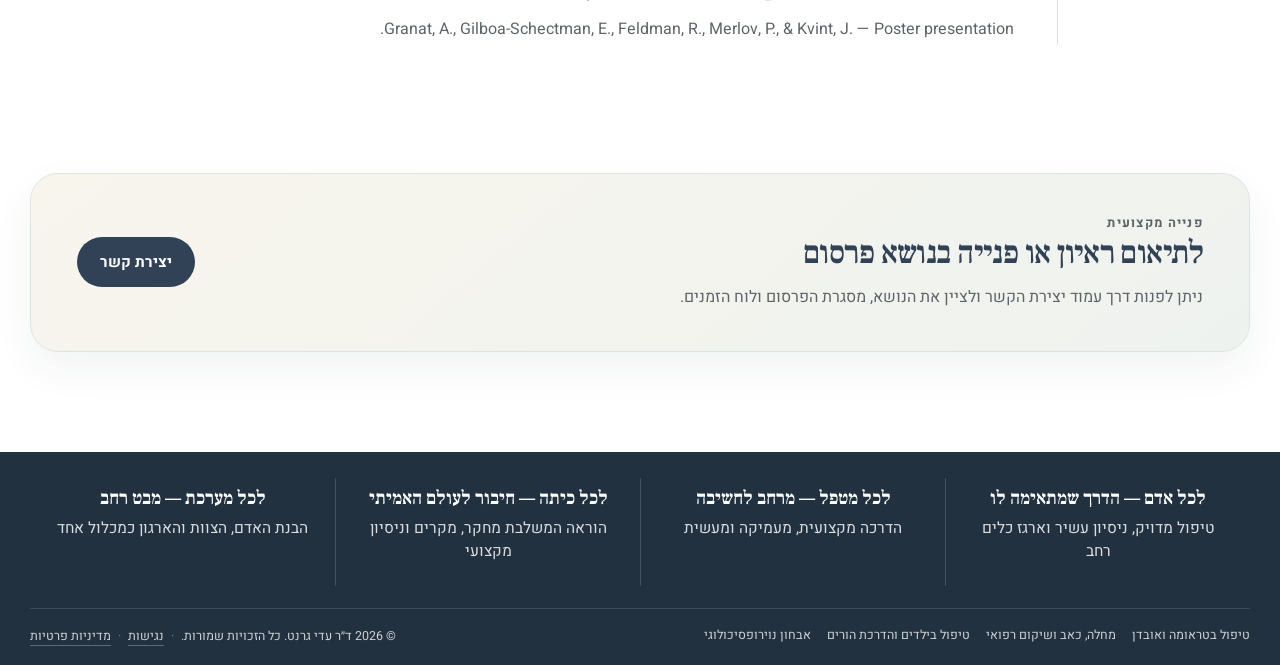
<file: media.html>
<!DOCTYPE html>

<html dir="rtl" lang="he">
<head>
<!-- Google Analytics: queue immediately, load library after first render -->
<script>
  window.dataLayer = window.dataLayer || [];
  function gtag(){dataLayer.push(arguments);}
  gtag('js', new Date());
  gtag('config', 'G-CSDEJJB0PF');
  (function(){
    var loaded=false;
    function loadGA(){
      if(loaded) return;
      loaded=true;
      var s=document.createElement('script');
      s.async=true;
      s.src='https://www.googletagmanager.com/gtag/js?id=G-CSDEJJB0PF';
      document.head.appendChild(s);
    }
    window.addEventListener('load', function(){
      if('requestIdleCallback' in window){
        requestIdleCallback(loadGA,{timeout:2000});
      }else{
        setTimeout(loadGA,500);
      }
    }, {once:true});
  })();
</script>

<meta charset="utf-8"/><meta content="width=device-width,initial-scale=1" name="viewport"/>
<meta content="מחקרים, מאמרים, כתבות, הופעות בתקשורת והרצאות בכנסים של ד״ר עדי גרנט בתחומי פסיכולוגיה, שיקום, טראומה, ילדים, משפחה ונוירופסיכולוגיה." name="description"/>
<meta content="#314257" name="theme-color"/>
<meta content="he_IL" property="og:locale"/>
<meta content="website" property="og:type"/>
<meta content="מחקר, פרסומים ותקשורת | ד״ר עדי גרנט" property="og:title"/>
<meta content="מחקרים, מאמרים, כתבות, הופעות בתקשורת והרצאות בכנסים של ד״ר עדי גרנט בתחומי פסיכולוגיה, שיקום, טראומה, ילדים, משפחה ונוירופסיכולוגיה." property="og:description"/><title>מחקר, פרסומים ותקשורת | ד״ר עדי גרנט</title>
<link href="https://fonts.googleapis.com/css2?family=Heebo:wght@400..700&amp;family=Frank+Ruhl+Libre:wght@500..700&amp;display=swap" rel="stylesheet" media="print" onload="this.media='all'"/>
<noscript><link href="https://fonts.googleapis.com/css2?family=Heebo:wght@400..700&amp;family=Frank+Ruhl+Libre:wght@500..700&amp;display=swap" rel="stylesheet"/></noscript>
<link href="style.css" rel="stylesheet"/><link href="effects.css" rel="preload" as="style" onload="this.onload=null;this.rel='stylesheet'"/><noscript><link href="effects.css" rel="stylesheet"/></noscript>
<script type="application/ld+json">{"@context":"https://schema.org","@graph":[{"@type":"WebSite","@id":"https://adigranat.github.io/#website","url":"https://adigranat.github.io/","name":"ד״ר עדי גרנט — פסיכולוגית קלינית ושיקומית","inLanguage":"he-IL","publisher":{"@id":"https://adigranat.github.io/#adi-granat"}},{"@type":"Person","@id":"https://adigranat.github.io/#adi-granat","name":"ד״ר עדי גרנט","url":"https://adigranat.github.io/","image":"https://adigranat.github.io/assets/adi-granat-portrait.webp","jobTitle":["פסיכולוגית קלינית מומחית","פסיכולוגית שיקומית מומחית","מדריכת פסיכולוגים"],"description":"פסיכולוגית קלינית מומחית ומדריכה ופסיכולוגית שיקומית מומחית, בעלת ניסיון רב בנוירופסיכולוגיה ובאבחון נוירופסיכולוגי, מנהלת השירות הפסיכולוגי במרכז הרפואי לשיקום לוינשטיין ומרצה.","telephone":"+972-54-247-4788","email":"Adi.psychoservice@gmail.com","address":{"@type":"PostalAddress","streetAddress":"מוטה גור 7","addressLocality":"פתח תקווה","addressCountry":"IL"},"worksFor":{"@type":"MedicalOrganization","name":"המרכז הרפואי לשיקום לוינשטיין"},"affiliation":[{"@type":"CollegeOrUniversity","name":"אוניברסיטת אריאל"},{"@type":"CollegeOrUniversity","name":"המכללה למינהל"}],"alumniOf":{"@type":"CollegeOrUniversity","name":"אוניברסיטת בר-אילן"},"sameAs":["https://www1.health.gov.il/nursing/influence/neta/2024-participants/adig/","https://www.ariel.ac.il/wp/acad-sec/%D7%99%D7%95%D7%9D-%D7%97%D7%A9%D7%99%D7%A4%D7%94-%D7%94%D7%9E%D7%92%D7%9E%D7%94-%D7%94%D7%A9%D7%99%D7%A7%D7%95%D7%9E%D7%99%D7%AA/","https://www.hebpsy.net/showprofile.asp?id=1170"],"knowsAbout":["טיפול פסיכולוגי","פסיכולוגיה קלינית","פסיכולוגיה שיקומית","נוירופסיכולוגיה","אבחון נוירופסיכולוגי","טראומה","פוסט טראומה","אובדן ושכול","משברי חיים ומעברים","שיקום רפואי","מחלות כרוניות","כאב נוירופלסטי","טיפול בילדים ובמתבגרים","הדרכת הורים","EMDR","CBT","ACT","היפנוזה","Play Therapy","מיינדפולנס"]},{"@type":"CollectionPage","@id":"https://adigranat.github.io/media.html#webpage","url":"https://adigranat.github.io/media.html","name":"מחקר, פרסומים ותקשורת | ד״ר עדי גרנט","description":"מחקרים, מאמרים, כתבות, הופעות בתקשורת והרצאות בכנסים של ד״ר עדי גרנט בתחומי פסיכולוגיה, שיקום, טראומה, ילדים, משפחה ונוירופסיכולוגיה.","inLanguage":"he-IL","isPartOf":{"@id":"https://adigranat.github.io/#website"},"about":{"@id":"https://adigranat.github.io/#adi-granat"},"dateModified":"2026-08-16","breadcrumb":{"@id":"https://adigranat.github.io/media.html#breadcrumb"}},{"@type":"BreadcrumbList","@id":"https://adigranat.github.io/media.html#breadcrumb","itemListElement":[{"@type":"ListItem","position":1,"name":"דף הבית","item":"https://adigranat.github.io/"},{"@type":"ListItem","position":2,"name":"פרסומים ותקשורת","item":"https://adigranat.github.io/media.html"}]}]}</script><link href="https://adigranat.github.io/media.html" rel="canonical"/><meta content="https://adigranat.github.io/media.html" property="og:url"/><meta content="https://adigranat.github.io/assets/social-preview.jpg" property="og:image"/><meta content="1200" property="og:image:width"/><meta content="630" property="og:image:height"/><meta content="summary_large_image" name="twitter:card"/><meta content="מחקר, פרסומים ותקשורת | ד״ר עדי גרנט" name="twitter:title"/><meta content="מחקרים, מאמרים, כתבות, הופעות בתקשורת והרצאות בכנסים של ד״ר עדי גרנט בתחומי פסיכולוגיה, שיקום, טראומה, ילדים, משפחה ונוירופסיכולוגיה." name="twitter:description"/><meta content="https://adigranat.github.io/assets/social-preview.jpg" name="twitter:image"/><link href="assets/favicon-32.png" rel="icon" sizes="32x32" type="image/png"/><link href="assets/apple-touch-icon.png" rel="apple-touch-icon" sizes="180x180"/><meta content="ד״ר עדי גרנט" property="og:site_name"/><meta content="ד״ר עדי גרנט" name="author"/><meta content="index,follow,max-snippet:-1,max-image-preview:large,max-video-preview:-1" name="robots"/><meta content="ד״ר עדי גרנט — פסיכולוגית קלינית ושיקומית מומחית | נוירופסיכולוגיה" property="og:image:alt"/><meta content="ד״ר עדי גרנט — פסיכולוגית קלינית ושיקומית מומחית | נוירופסיכולוגיה" name="twitter:image:alt"/><link rel="describedby" href="/llms.txt"/></head>
<body><a class="skip-link" href="#main">דילוג לתוכן המרכזי</a>
<header class="site-header"><div class="shell header-inner">
<a aria-label="דף הבית" class="brand" href="index.html"><img alt="" class="brand-logo" decoding="async" height="160" src="assets/logo-symbol.webp" width="144"/><span><strong>ד״ר עדי גרנט</strong><small>פסיכולוגית קלינית ושיקומית מומחית | נוירופסיכולוגיה</small></span></a>
<button aria-controls="nav" aria-expanded="false" class="menu-button" type="button">☰<span class="sr-only">פתיחת תפריט</span></button>
<nav aria-label="ניווט ראשי" class="main-nav" id="nav"><a href="about.html">אודותיי</a><a href="belief.html">אני מאמין</a><a href="therapy.html">טיפול ואבחון</a><a href="professionals.html">הדרכה למטפלים</a><a href="academia.html">מרצה באקדמיה</a><a class="active" aria-current="page" href="media.html">פרסומים ותקשורת</a><a class="nav-cta" href="contact.html">צרו קשר</a></nav>
</div></header>
<main id="main">
<section class="media-page-hero"><div class="shell media-page-hero-inner">
<p class="eyebrow">פרסומים ותקשורת</p><h1>מחקר, כתיבה ושיח מקצועי</h1>
<p class="lead">מבחר פרסומים אקדמיים, כתבות, הופעות בתקשורת והשתתפות בכנסים מקצועיים לאורך השנים.</p>
</div></section>
<section class="section media-featured-section"><div class="shell">
<div class="media-section-head media-section-head-stacked"><div><p class="eyebrow">מחקר אקדמי</p><h2>פרסומים נבחרים</h2></div>
<p>מחקרים העוסקים בקשר שבין מצב רגשי של האם, אינטראקציה אם־תינוק והתפתחות הוויסות הרגשי בינקות.</p></div>
<div class="media-research-grid">
<article class="media-research-card">
<span class="media-type">מאמר מחקרי · Emotion</span>
<h3>Maternal Depression and Anxiety, Social Synchrony, and Infant Regulation of Negative and Positive Emotions</h3>
<p>מחקר על הקשר בין דיכאון וחרדה לאחר לידה, סנכרון חברתי בין אם לתינוק ויכולת הוויסות של רגשות חיוביים ושליליים.</p>
<div class="media-meta">2016 · Adi Granat, Reuma Gadassi, Eva Gilboa-Schechtman, Ruth Feldman</div>
<a class="media-text-link" href="https://cris.biu.ac.il/en/publications/dd8742e5-ebfe-4d7e-a254-21a85290112a" rel="noopener" target="_blank">לפרסום האקדמי</a>
</article>
<article class="media-research-card">
<span class="media-type">מאמר מחקרי</span>
<h3>The Experience of Labor, Maternal Perception of the Infant, and the Mother’s Postpartum Mood</h3>
<p>מחקר רחב־היקף שבחן את הקשר בין חוויית הלידה, תפיסת התינוק ומצב הרוח של האם לאחר הלידה.</p>
<div class="media-meta">2010 · Omri Weisman, Adi Granat ואחרים</div>
<a class="media-text-link" href="https://cris.biu.ac.il/en/publications/the-experience-of-labor-maternal-perception-of-the-infant-and-the-4/" rel="noopener" target="_blank">לפרסום האקדמי</a>
</article>
<article class="media-research-card">
<span class="media-type">מאמר מחקרי · Pediatrics</span>
<h3>Maternal Depression and Anxiety Across the Postpartum Year and Infant Social Engagement, Fear Regulation, and Stress Reactivity</h3>
<p>מחקר על השפעת דיכאון וחרדה אימהיים במהלך השנה שלאחר הלידה על מעורבות חברתית, ויסות פחד ותגובתיות למצבי לחץ אצל תינוקות.</p>
<div class="media-meta">2009 · Ruth Feldman, Adi Granat ואחרים</div>
<a class="media-text-link" href="https://cris.biu.ac.il/en/publications/maternal-depression-and-anxiety-across-the-postpartum-year-and-in-3/" rel="noopener" target="_blank">לפרסום האקדמי</a>
</article>
</div></div></section>
<section class="section soft media-archive-section"><div class="shell">
<div class="media-section-head media-section-head-stacked"><div><p class="eyebrow">כתיבה ותקשורת</p><h2>מאמרים, כתבות והופעות בתקשורת</h2></div>
<p>מאמרים והתייחסויות מקצועיות לקהל המקצועי ולציבור הרחב בנושאי שיקום, ילדים, הורים ומשפחה.</p></div>
<div class="media-public-grid">
<article class="media-public-card"><div class="media-year">2025</div><div><span class="media-source">בטיפולנט · כתיבה מקצועית</span><h3>התערבויות פסיכולוגיות בשיקום ילדים ומתבגרים</h3><p>מאמר העוסק בעקרונות ובדרכי התערבות פסיכולוגיות בתהליכי שיקום של ילדים ובני נוער.</p><a class="media-text-link" href="https://www.betipulnet.co.il/particles/psychological_interventions_in_rehabilitation_of_children_and_adolescents" rel="noopener" target="_blank">לקריאת המאמר</a></div></article>
<article class="media-public-card"><div class="media-year">2019</div><div><span class="media-source">וואלה! בריאות</span><h3>מה עושים כשילד לא ממש מסכים להתחפש?</h3><p>כתבה מקצועית על התנגדות של ילדים להתחפשות, פחדים, ויסות רגשי והדרך של הורים להגיב ברגישות.</p></div></article>
<article class="media-public-card"><div class="media-year">2010</div><div><span class="media-source">ערוץ 10 · „איזה יופי”</span><h3>התמודדות עם ילד בגיל ההתבגרות</h3><p>שיחה מקצועית על השינויים הרגשיים והמשפחתיים המאפיינים את גיל ההתבגרות.</p></div></article>
<article class="media-public-card"><div class="media-year">2010</div><div><span class="media-source">ערוץ 10 · „איזה יופי”</span><h3>קשיי פרידה בכניסה לגן</h3><p>התייחסות לתהליך הפרידה, הסתגלות לגן והדרך שבה הורים יכולים לסייע לילד.</p></div></article>
<article class="media-public-card"><div class="media-year">2009</div><div><span class="media-source">מגזין „להיות הורים”</span><h3>סטרס בהיריון והשפעתו האפשרית על העובר</h3><p>כתבה שעסקה בקשר בין מתח נפשי בהיריון לבין ההתפתחות המוקדמת.</p></div></article>
<article class="media-public-card"><div class="media-year">2008</div><div><span class="media-source">נענע 10</span><h3>„לא חוזרת לג׳ינס”</h3><p>כתבה על החוויה הרגשית והגופנית של נשים לאחר לידה.</p></div></article>
</div></div></section>
<section class="section media-conferences-section"><div class="shell">
<div class="media-section-head media-section-head-stacked"><div><p class="eyebrow">כנסים, הרצאות וסדנאות</p><h2>הרצאות בכנסים וסדנאות</h2></div><p>הרצאות, סדנאות והצגות מקצועיות לאורך השנים בנושאי טראומה, שיקום, ילדים, משפחה והדרכה.</p></div>
<div class="media-timeline">
<article><div class="media-timeline-date">2022</div><div class="media-timeline-content"><span>כנס החטיבה לפסיכולוגיה שיקומית, הסתדרות הפסיכולוגים</span><h3>אי־הידיעה בהדרכה: סוגיות בהדרכה</h3><p>סדנה למדריכים העוסקת במורכבות, באי־ודאות ובחשיבה מקצועית בתהליכי הדרכה.</p></div></article>
<article><div class="media-timeline-date">2019</div><div class="media-timeline-content"><span>כנס החטיבה לפסיכולוגיה שיקומית, הסתדרות הפסיכולוגים</span><h3>המפגש הטיפולי עם הורים וילדיהם המתמודדים עם נכות או מחלה גופנית בראייה רב־תרבותית</h3><p>סדנה מקצועית העוסקת בהתאמת המפגש הטיפולי להקשר המשפחתי, הרפואי והתרבותי.</p></div></article>
<article><div class="media-timeline-date">2018</div><div class="media-timeline-content"><span>יום עיון, עמותת EMDR ישראל</span><h3>כאשר אין זיכרון — אך יש טראומה</h3><p>הרצאה על ביטויים של טראומה גם כאשר הזיכרון המילולי חלקי או אינו נגיש.</p></div></article>
<article><div class="media-timeline-date">2018</div><div class="media-timeline-content"><span>כנס בנושא כאב והיבטים פסיכולוגיים, המרכז הרפואי איכילוב</span><h3>ניהול כאב: שימוש בטכניקות היפנוטיות לטיפול בילדים ובני נוער בתהליך שיקום</h3><p>הרצאה על שימוש בכלים היפנוטיים כחלק מהתערבות פסיכולוגית עם ילדים ובני נוער בתהליכי שיקום.</p></div></article>
<article><div class="media-timeline-date">2017</div><div class="media-timeline-content"><span>החטיבה השיקומית, הסתדרות הפסיכולוגים</span><h3>משלחת פסיכולוגים שיקומיים לארצות הברית</h3><p>סיור מקצועי בן שבועיים במרכזי שיקום מובילים בניו יורק ובוושינגטון, לצד הצגת פוסטר בכנס השנתי של APA.</p></div></article>
<article><div class="media-timeline-date">2016</div><div class="media-timeline-content"><span>כנס פסיכותרפיה בשיקום, הסתדרות הפסיכולוגים</span><h3>התערבויות היפנוטיות בטיפול בילדים הסובלים מסימפטומים גופניים</h3><p>הרצאה מקצועית על שילוב התערבויות היפנוטיות בעבודה טיפולית עם ילדים.</p></div></article>
<article><div class="media-timeline-date">2014</div><div class="media-timeline-content"><span>כנס פסיכותרפיה בשיקום, הסתדרות הפסיכולוגים</span><h3>אבל טראומטי בקרב ילדים</h3><p>הרצאה על התערבות טיפולית בילדים המתמודדים עם אובדן וטראומה.</p></div></article>
<article><div class="media-timeline-date">2013</div><div class="media-timeline-content"><span>סדנה לאחיות טיפות חלב, מחוז דן, שירותי בריאות כללית</span><h3>הספקטרום האוטיסטי עם דגשים על הגיל הרך</h3><p>סדנה מקצועית בנושא זיהוי, הבנה והתייחסות להתפתחות בגיל הרך.</p></div></article>
<article><div class="media-timeline-date">2013</div><div class="media-timeline-content"><span>כנס אובדן ושכול בחברה הישראלית, אילת</span><h3>כשהגרוע מכול מתרחש: דילמות ודרכי התערבות בקרב ילדים ששני הוריהם נהרגו בתאונת דרכים</h3><p>הרצאה העוסקת בדילמות טיפוליות ובהתערבות עם ילדים לאחר אובדן טראומטי של שני הוריהם.</p></div></article>
<article><div class="media-timeline-date">2012</div><div class="media-timeline-content"><span>Trauma through the Life Cycle from a Strengths Perspective, ירושלים</span><h3>When the Worst is Happening: Treatment for Children Who Lost Both Parents During a Car Accident</h3><p>Granat, A. &amp; Vardi, M. — הצגה בכנס בינלאומי בנושא טראומה לאורך מעגל החיים.</p></div></article>
<article><div class="media-timeline-date">2010</div><div class="media-timeline-content"><span>סדנה לאחיות טיפות חלב, קופת חולים מאוחדת</span><h3>יכולת ויסות התינוק והקשר הורים–תינוק בקרב אוכלוסיית הפגים</h3><p>סדנה מקצועית בנושא פגים, ויסות והתפתחות הקשר המוקדם בין הורים לתינוק.</p></div></article>
<article><div class="media-timeline-date">2009</div><div class="media-timeline-content"><span>הכנס השנתי ה־60 של האיגוד הישראלי לרפואה פיזיקלית ושיקום</span><h3>הפרעות בשינה ורגרסיה אצל ילדים לאחר חבלות ותאונות דרכים</h3><p>גרנט, ע. וורדי, מ. — הצגה מקצועית בנושא תגובות רגשיות והתנהגותיות לאחר פגיעה וטראומה.</p></div></article>
<article><div class="media-timeline-date">2008</div><div class="media-timeline-content"><span>הכנס השנתי ה־59 של האיגוד הישראלי לרפואה פיזיקלית ושיקום</span><h3>דילמות והתערבויות טיפוליות בילדים ששני הוריהם נהרגו בתאונת דרכים</h3><p>ורדי, מ. וגרנט, ע. — הצגה מקצועית בנושא אובדן טראומטי והתערבות בילדים.</p></div></article>
<article><div class="media-timeline-date">2008</div><div class="media-timeline-content"><span>הכינוס המדעי הדו־שנתי השישי בנושא פגיעות וטראומה בילדים בישראל, המרכז הרפואי שיבא</span><h3>טיפול בילדים שאיבדו את הוריהם בתאונת דרכים</h3><p>ורדי, מ. וגרנט, ע. — הצגה מנקודת מבט רב־תחומית על הטיפול בילדים לאחר אובדן הוריהם.</p></div></article>
<article><div class="media-timeline-date">2008</div><div class="media-timeline-content"><span>סדנה לאחיות טיפות חלב, קופת חולים מאוחדת</span><h3>לדעת נפש אישה — ההשפעות הפסיכולוגיות של היריון ולידה על נשים</h3><p>סדנה בנושא דיכאון לאחר לידה והיבטים רגשיים של היריון, לידה והורות מוקדמת.</p></div></article>
<article><div class="media-timeline-date">2004</div><div class="media-timeline-content"><span>International Society for Research on Emotions, New York</span><h3>Reactions to Complicated and Uncomplicated Childbirth</h3><p>Granat, A., Gilboa-Schectman, E., Feldman, R., Merlov, P., &amp; Kvint, J. — Poster presented at the annual meeting.</p></div></article>
<article><div class="media-timeline-date">2004</div><div class="media-timeline-content"><span>Young Researchers Conference in Brain Research, Ein Gedi</span><h3>Postpartum Depression, Alexithymia and Perception of Parenthood</h3><p>Granat, A., Feldman, R., Gilboa-Schectman, E., Kvint, J., &amp; Merlov, P. — Poster presentation.</p></div></article>
<article><div class="media-timeline-date">2003</div><div class="media-timeline-content"><span>Rationality and Emotion Conference, Haifa</span><h3>Alexithymia and the Experience of Childbirth</h3><p>Granat, A., Gilboa-Schectman, E., Feldman, R., Merlov, P., &amp; Kvint, J. — Poster presentation.</p></div></article>
</div></div></section>
<section class="section media-closing-section"><div class="shell"><div class="media-closing-panel">
<div><p class="eyebrow">פנייה מקצועית</p><h2>לתיאום ראיון או פנייה בנושא פרסום</h2><p>ניתן לפנות דרך עמוד יצירת הקשר ולציין את הנושא, מסגרת הפרסום ולוח הזמנים.</p></div>
<a class="button primary" href="contact.html">יצירת קשר</a>
</div></div></section>
</main>
<footer class="site-footer site-footer-messages-only"><div aria-label="תחומי המענה של ד״ר עדי גרנט" class="shell footer-messages-grid">
<article class="footer-message-box"><strong>לכל אדם — הדרך שמתאימה לו</strong><span>טיפול מדויק, ניסיון עשיר וארגז כלים רחב</span></article>
<article class="footer-message-box"><strong>לכל מטפל — מרחב לחשיבה</strong><span>הדרכה מקצועית, מעמיקה ומעשית</span></article>
<article class="footer-message-box"><strong>לכל כיתה — חיבור לעולם האמיתי</strong><span>הוראה המשלבת מחקר, מקרים וניסיון מקצועי</span></article>
<article class="footer-message-box"><strong>לכל מערכת — מבט רחב</strong><span>הבנת האדם, הצוות והארגון כמכלול אחד</span></article>
</div><div class="shell footer-lower-row">
<nav aria-label="תחומי טיפול ואבחון" class="footer-topic-links"><a href="trauma.html">טיפול בטראומה ואובדן</a><a href="rehabilitation.html">מחלה, כאב ושיקום רפואי</a><a href="children.html">טיפול בילדים והדרכת הורים</a><a href="neuropsychology.html">אבחון נוירופסיכולוגי</a></nav>
<div class="footer-bottom"><span class="footer-legal">© <span id="year"></span> ד״ר עדי גרנט. כל הזכויות שמורות. <span class="footer-legal-separator" aria-hidden="true">·</span> <a href="accessibility.html">נגישות</a> <span class="footer-legal-separator" aria-hidden="true">·</span> <a href="privacy.html">מדיניות פרטיות</a></span></div>
</div></footer>
<script src="script.js"></script></body></html>
</file>
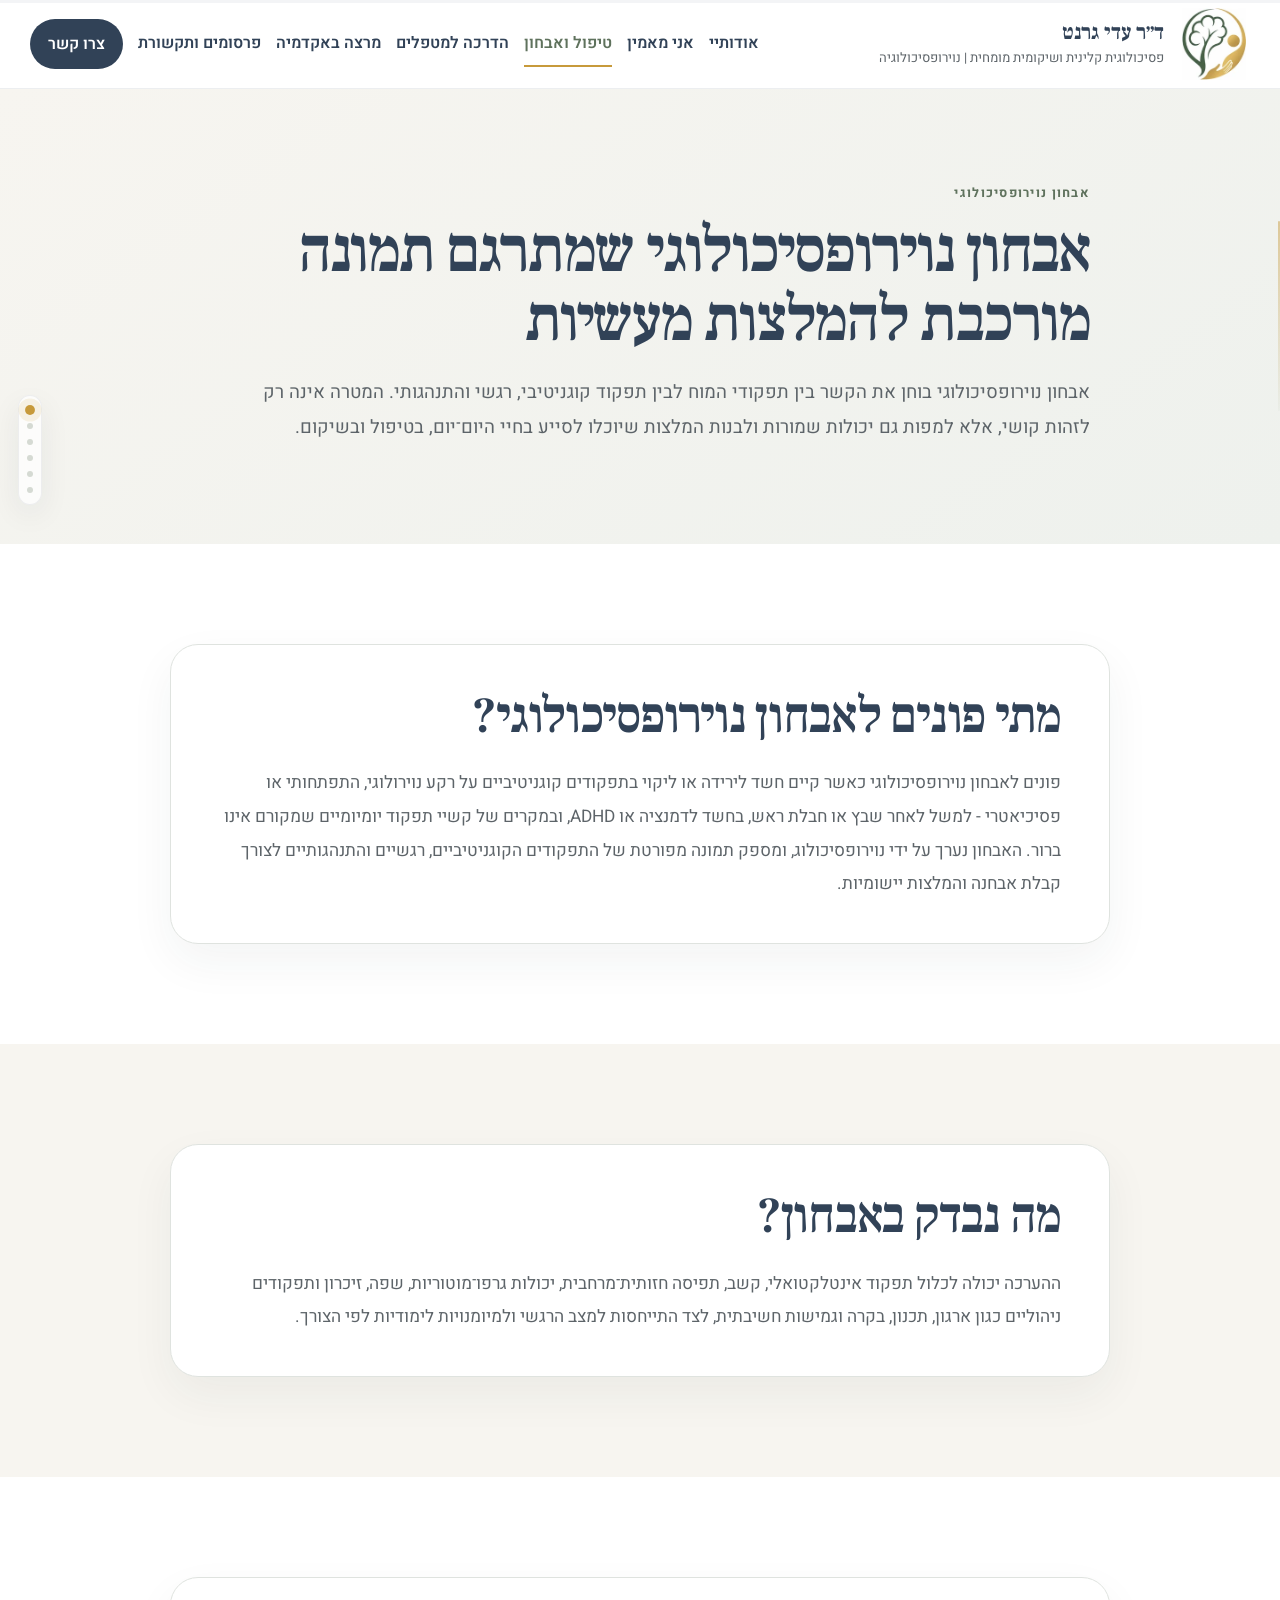
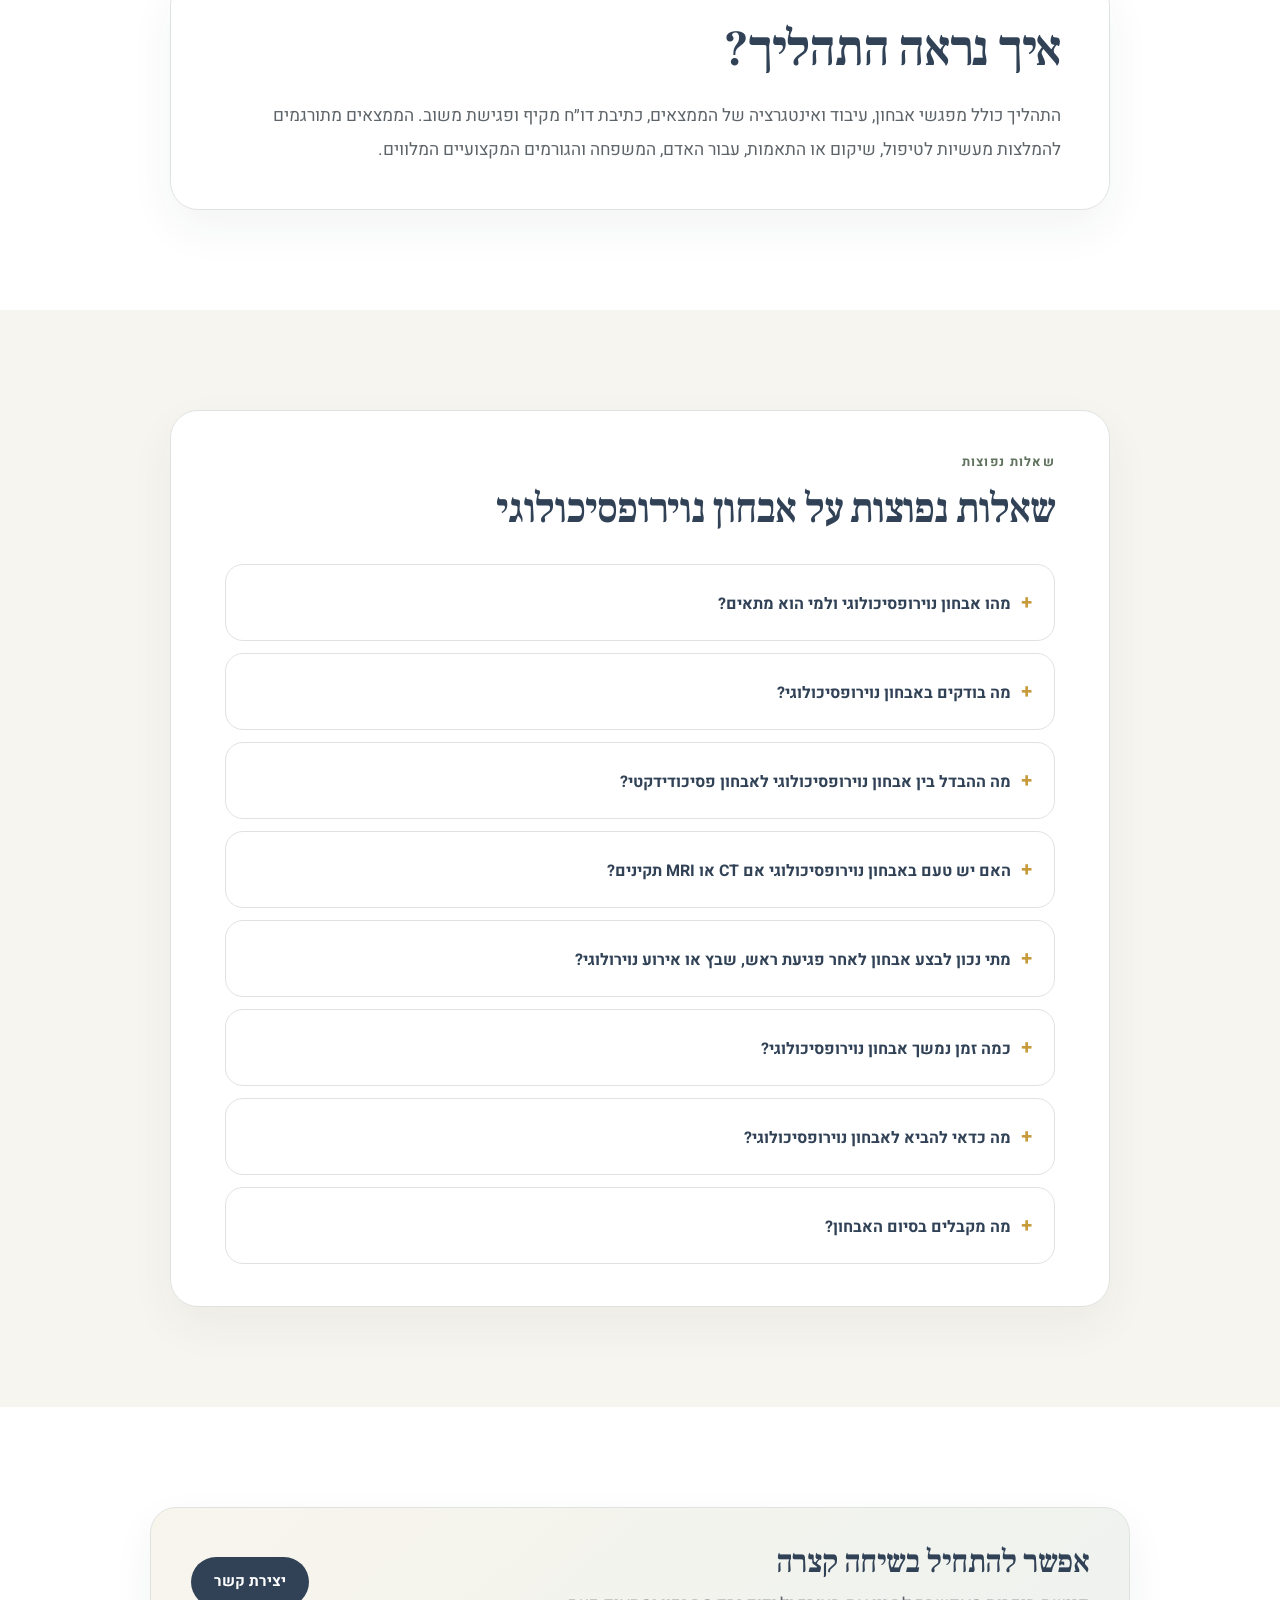
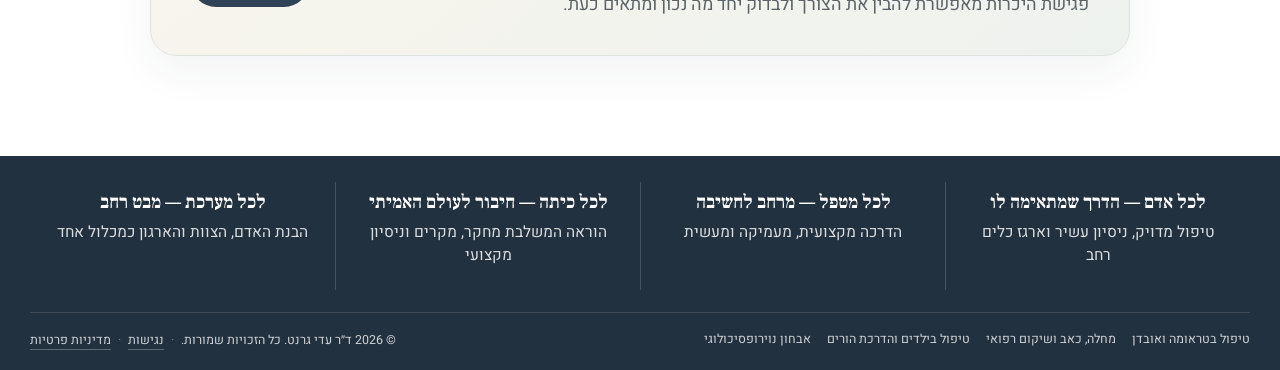
<file: neuropsychology.html>
<!DOCTYPE html>
<html dir="rtl" lang="he"><head>
<!-- Google Analytics: queue immediately, load library after first render -->
<script>
  window.dataLayer = window.dataLayer || [];
  function gtag(){dataLayer.push(arguments);}
  gtag('js', new Date());
  gtag('config', 'G-CSDEJJB0PF');
  (function(){
    var loaded=false;
    function loadGA(){
      if(loaded) return;
      loaded=true;
      var s=document.createElement('script');
      s.async=true;
      s.src='https://www.googletagmanager.com/gtag/js?id=G-CSDEJJB0PF';
      document.head.appendChild(s);
    }
    window.addEventListener('load', function(){
      if('requestIdleCallback' in window){
        requestIdleCallback(loadGA,{timeout:2000});
      }else{
        setTimeout(loadGA,500);
      }
    }, {once:true});
  })();
</script>
<meta charset="utf-8"/><meta content="width=device-width,initial-scale=1" name="viewport"/><meta content="#314257" name="theme-color"/><meta content="he_IL" property="og:locale"/><meta content="website" property="og:type"/><link href="https://fonts.googleapis.com/css2?family=Heebo:wght@400..700&amp;family=Frank+Ruhl+Libre:wght@500..700&amp;display=swap" rel="stylesheet" media="print" onload="this.media='all'"/>
<noscript><link href="https://fonts.googleapis.com/css2?family=Heebo:wght@400..700&amp;family=Frank+Ruhl+Libre:wght@500..700&amp;display=swap" rel="stylesheet"/></noscript><link href="style.css" rel="stylesheet"/><link href="effects.css" rel="preload" as="style" onload="this.onload=null;this.rel='stylesheet'"/><noscript><link href="effects.css" rel="stylesheet"/></noscript><link href="assets/favicon-32.png" rel="icon" sizes="32x32" type="image/png"/><link href="assets/apple-touch-icon.png" rel="apple-touch-icon" sizes="180x180"/><meta content="אבחון נוירופסיכולוגי מקיף לילדים ולמבוגרים עם ד״ר עדי גרנט. הערכת קשב, זיכרון, שפה, תפקודים ניהוליים ומצב רגשי לאחר פגיעה, אירוע מוחי או מחלה נוירולוגית." name="description"/><meta content="ד״ר עדי גרנט" name="author"/><meta content="index,follow,max-snippet:-1,max-image-preview:large,max-video-preview:-1" name="robots"/><title>אבחון נוירופסיכולוגי לילדים ומבוגרים | ד״ר עדי גרנט</title><link href="https://adigranat.github.io/neuropsychology.html" rel="canonical"/><meta content="https://adigranat.github.io/neuropsychology.html" property="og:url"/><meta content="אבחון נוירופסיכולוגי לילדים ומבוגרים | ד״ר עדי גרנט" property="og:title"/><meta content="אבחון נוירופסיכולוגי מקיף לילדים ולמבוגרים עם ד״ר עדי גרנט. הערכת קשב, זיכרון, שפה, תפקודים ניהוליים ומצב רגשי לאחר פגיעה, אירוע מוחי או מחלה נוירולוגית." property="og:description"/><meta content="ד״ר עדי גרנט" property="og:site_name"/><meta content="https://adigranat.github.io/assets/social-preview.jpg" property="og:image"/><meta content="1200" property="og:image:width"/><meta content="630" property="og:image:height"/><meta content="ד״ר עדי גרנט — פסיכולוגית קלינית ושיקומית מומחית | נוירופסיכולוגיה" property="og:image:alt"/><meta content="summary_large_image" name="twitter:card"/><meta content="אבחון נוירופסיכולוגי לילדים ומבוגרים | ד״ר עדי גרנט" name="twitter:title"/><meta content="אבחון נוירופסיכולוגי מקיף לילדים ולמבוגרים עם ד״ר עדי גרנט. הערכת קשב, זיכרון, שפה, תפקודים ניהוליים ומצב רגשי לאחר פגיעה, אירוע מוחי או מחלה נוירולוגית." name="twitter:description"/><meta content="https://adigranat.github.io/assets/social-preview.jpg" name="twitter:image"/><meta content="ד״ר עדי גרנט — פסיכולוגית קלינית ושיקומית מומחית | נוירופסיכולוגיה" name="twitter:image:alt"/><script type="application/ld+json">{"@context":"https://schema.org","@graph":[{"@type":"WebSite","@id":"https://adigranat.github.io/#website","url":"https://adigranat.github.io/","name":"ד״ר עדי גרנט — פסיכולוגית קלינית ושיקומית","inLanguage":"he-IL","publisher":{"@id":"https://adigranat.github.io/#adi-granat"}},{"@type":"Person","@id":"https://adigranat.github.io/#adi-granat","name":"ד״ר עדי גרנט","url":"https://adigranat.github.io/","image":"https://adigranat.github.io/assets/adi-granat-portrait.webp","jobTitle":["פסיכולוגית קלינית מומחית","פסיכולוגית שיקומית מומחית","מדריכת פסיכולוגים"],"description":"פסיכולוגית קלינית מומחית ומדריכה ופסיכולוגית שיקומית מומחית, בעלת ניסיון רב בנוירופסיכולוגיה ובאבחון נוירופסיכולוגי, מנהלת השירות הפסיכולוגי במרכז הרפואי לשיקום לוינשטיין ומרצה.","telephone":"+972-54-247-4788","email":"Adi.psychoservice@gmail.com","address":{"@type":"PostalAddress","streetAddress":"מוטה גור 7","addressLocality":"פתח תקווה","addressCountry":"IL"},"worksFor":{"@type":"MedicalOrganization","name":"המרכז הרפואי לשיקום לוינשטיין"},"affiliation":[{"@type":"CollegeOrUniversity","name":"אוניברסיטת אריאל"},{"@type":"CollegeOrUniversity","name":"המכללה למינהל"}],"alumniOf":{"@type":"CollegeOrUniversity","name":"אוניברסיטת בר-אילן"},"sameAs":["https://www1.health.gov.il/nursing/influence/neta/2024-participants/adig/","https://www.ariel.ac.il/wp/acad-sec/%D7%99%D7%95%D7%9D-%D7%97%D7%A9%D7%99%D7%A4%D7%94-%D7%94%D7%9E%D7%92%D7%9E%D7%94-%D7%94%D7%A9%D7%99%D7%A7%D7%95%D7%9E%D7%99%D7%AA/","https://www.hebpsy.net/showprofile.asp?id=1170"],"knowsAbout":["טיפול פסיכולוגי","פסיכולוגיה קלינית","פסיכולוגיה שיקומית","נוירופסיכולוגיה","אבחון נוירופסיכולוגי","טראומה","פוסט טראומה","אובדן ושכול","משברי חיים ומעברים","שיקום רפואי","מחלות כרוניות","כאב נוירופלסטי","טיפול בילדים ובמתבגרים","הדרכת הורים","EMDR","CBT","ACT","היפנוזה","Play Therapy","מיינדפולנס"]},{"@type":"WebPage","@id":"https://adigranat.github.io/neuropsychology.html#webpage","url":"https://adigranat.github.io/neuropsychology.html","name":"אבחון נוירופסיכולוגי לילדים ומבוגרים | ד״ר עדי גרנט","description":"אבחון נוירופסיכולוגי מקיף לילדים ולמבוגרים עם ד״ר עדי גרנט. הערכת קשב, זיכרון, שפה, תפקודים ניהוליים ומצב רגשי לאחר פגיעה, אירוע מוחי או מחלה נוירולוגית.","inLanguage":"he-IL","isPartOf":{"@id":"https://adigranat.github.io/#website"},"about":{"@id":"https://adigranat.github.io/#adi-granat"},"mainEntity":{"@id":"https://adigranat.github.io/neuropsychology.html#service"},"dateModified":"2026-08-23","breadcrumb":{"@id":"https://adigranat.github.io/neuropsychology.html#breadcrumb"}},{"@type":"Service","@id":"https://adigranat.github.io/neuropsychology.html#service","name":"אבחון נוירופסיכולוגי","serviceType":"אבחון נוירופסיכולוגי","provider":{"@id":"https://adigranat.github.io/#adi-granat"},"areaServed":{"@type":"Country","name":"ישראל"},"url":"https://adigranat.github.io/neuropsychology.html"},{"@type":"FAQPage","@id":"https://adigranat.github.io/neuropsychology.html#faq","mainEntity":[{"@type":"Question","name":"מהו אבחון נוירופסיכולוגי ולמי הוא מתאים?","acceptedAnswer":{"@type":"Answer","text":"אבחון נוירופסיכולוגי הוא הערכה מקיפה של הקשר בין תפקודי המוח לבין חשיבה, רגש והתנהגות. הוא יכול להתאים כאשר יש שינוי או קושי בעקבות פגיעת ראש, שבץ, מחלה נוירולוגית או מצב רפואי, או כאשר צריך להבין לעומק תפקודים כמו זיכרון, קשב ותפקודים ניהוליים."}},{"@type":"Question","name":"מה בודקים באבחון נוירופסיכולוגי?","acceptedAnswer":{"@type":"Answer","text":"האבחון מותאם לשאלת ההפניה ויכול לכלול הערכה של קשב, זיכרון, למידה, שפה, תפיסה, מהירות עיבוד ותפקודים ניהוליים, לצד התייחסות למצב הרגשי ולתפקוד בחיי היום־יום. המטרה אינה רק לקבל ציונים, אלא לבנות תמונה אינטגרטיבית של חוזקות, קשיים והמשמעות המעשית שלהם."}},{"@type":"Question","name":"מה ההבדל בין אבחון נוירופסיכולוגי לאבחון פסיכודידקטי?","acceptedAnswer":{"@type":"Answer","text":"אבחון פסיכודידקטי מתמקד בעיקר בלמידה ובמיומנויות אקדמיות כמו קריאה, כתיבה וחשבון ובהתאמות לימודיות. אבחון נוירופסיכולוגי בוחן טווח רחב יותר של תפקודים קוגניטיביים ורגשיים בהקשר לתפקוד המוח, ולעיתים קרובות רלוונטי לאחר פגיעה או מחלה נוירולוגית. הבחירה נקבעת לפי השאלה שרוצים לברר."}},{"@type":"Question","name":"האם יש טעם באבחון נוירופסיכולוגי אם CT או MRI תקינים?","acceptedAnswer":{"@type":"Answer","text":"כן, במקרים מסוימים. בדיקות הדמיה ואבחון נוירופסיכולוגי עונים על שאלות שונות: ההדמיה בוחנת מבנים או שינויים רפואיים, בעוד האבחון בודק כיצד האדם מתפקד בפועל בתחומי החשיבה, הרגש וההתנהגות. האבחון אינו מחליף בדיקה רפואית אלא משלים אותה כאשר יש שאלה תפקודית."}},{"@type":"Question","name":"מתי נכון לבצע אבחון לאחר פגיעת ראש, שבץ או אירוע נוירולוגי?","acceptedAnswer":{"@type":"Answer","text":"אין מועד אחד שמתאים לכולם. העיתוי תלוי בסוג האירוע, בהתייצבות הרפואית, בשינויים הצפויים לאורך ההחלמה ובשאלה שהאבחון אמור לענות עליה. בשיחת היכרות אפשר לבדוק אם זה הזמן המתאים או אם נכון להמתין ולאסוף מידע נוסף."}},{"@type":"Question","name":"כמה זמן נמשך אבחון נוירופסיכולוגי?","acceptedAnswer":{"@type":"Answer","text":"משך התהליך משתנה לפי שאלת ההפניה, הגיל והיקף הבדיקה. מפגשי האבחון בקליניקה מתקיימים בהתאם לצורך ובדרך כלל אורכם עד כשלוש שעות לכל מפגש; לעיתים נדרשים כמה מפגשים, ולאחריהם עיבוד הממצאים ופגישת משוב."}},{"@type":"Question","name":"מה כדאי להביא לאבחון נוירופסיכולוגי?","acceptedAnswer":{"@type":"Answer","text":"כדאי להביא מסמכים שרלוונטיים לשאלת ההפניה, כגון סיכומים רפואיים, אבחונים קודמים, דוחות טיפוליים או חינוכיים ורשימת תרופות עדכנית, אם קיימים. לפני האבחון ניתן לקבל הנחיה מדויקת אילו מסמכים חשובים במקרה הספציפי."}},{"@type":"Question","name":"מה מקבלים בסיום האבחון?","acceptedAnswer":{"@type":"Answer","text":"בסיום מתקיימת פגישת משוב שבה מוסברים הממצאים והמשמעות שלהם. התהליך כולל דו״ח אבחון מקיף והמלצות מעשיות שיכולות לסייע בקבלת החלטות לגבי טיפול, שיקום, לימודים, עבודה או התאמות, בהתאם למטרת האבחון."}}]},{"@type":"BreadcrumbList","@id":"https://adigranat.github.io/neuropsychology.html#breadcrumb","itemListElement":[{"@type":"ListItem","position":1,"name":"דף הבית","item":"https://adigranat.github.io/"},{"@type":"ListItem","position":2,"name":"טיפול ואבחון","item":"https://adigranat.github.io/therapy.html"},{"@type":"ListItem","position":3,"name":"אבחון נוירופסיכולוגי שמתרגם תמונה מורכבת להמלצות מעשיות","item":"https://adigranat.github.io/neuropsychology.html"}]}]}</script><link rel="describedby" href="/llms.txt"/></head><body><a class="skip-link" href="#main">דילוג לתוכן המרכזי</a><header class="site-header"><div class="shell header-inner">
<a aria-label="דף הבית" class="brand" href="index.html"><img alt="" class="brand-logo" decoding="async" height="160" src="assets/logo-symbol.webp" width="144"/><span><strong>ד״ר עדי גרנט</strong><small>פסיכולוגית קלינית ושיקומית מומחית | נוירופסיכולוגיה</small></span></a>
<button aria-controls="nav" aria-expanded="false" class="menu-button" type="button">☰<span class="sr-only">פתיחת תפריט</span></button>
<nav aria-label="ניווט ראשי" class="main-nav" id="nav"><a href="about.html">אודותיי</a><a href="belief.html">אני מאמין</a><a class="active" aria-current="page" href="therapy.html">טיפול ואבחון</a><a href="professionals.html">הדרכה למטפלים</a><a href="academia.html">מרצה באקדמיה</a><a href="media.html">פרסומים ותקשורת</a><a class="nav-cta" href="contact.html">צרו קשר</a></nav>
</div></header><main class="topic-page" id="main"><section class="page-hero topic-hero"><div class="shell narrow"><p class="eyebrow">אבחון נוירופסיכולוגי</p><h1>אבחון נוירופסיכולוגי שמתרגם תמונה מורכבת להמלצות מעשיות</h1><p class="lead">אבחון נוירופסיכולוגי בוחן את הקשר בין תפקודי המוח לבין תפקוד קוגניטיבי, רגשי והתנהגותי. המטרה אינה רק לזהות קושי, אלא למפות גם יכולות שמורות ולבנות המלצות שיוכלו לסייע בחיי היום־יום, בטיפול ובשיקום.</p></div></section><section class="section"><div class="shell topic-copy about-intro-frame"><h2>מתי פונים לאבחון נוירופסיכולוגי?</h2><p>פונים לאבחון נוירופסיכולוגי כאשר קיים חשד לירידה או ליקוי בתפקודים קוגניטיביים על רקע נוירולוגי, התפתחותי או פסיכיאטרי - למשל לאחר שבץ או חבלת ראש, בחשד לדמנציה או ADHD, ובמקרים של קשיי תפקוד יומיומיים שמקורם אינו ברור. האבחון נערך על ידי נוירופסיכולוג, ומספק תמונה מפורטת של התפקודים הקוגניטיביים, רגשיים והתנהגותיים לצורך קבלת אבחנה והמלצות יישומיות.</p></div></section><section class="section soft"><div class="shell topic-copy about-intro-frame"><h2>מה נבדק באבחון?</h2><p>ההערכה יכולה לכלול תפקוד אינטלקטואלי, קשב, תפיסה חזותית־מרחבית, יכולות גרפו־מוטוריות, שפה, זיכרון ותפקודים ניהוליים כגון ארגון, תכנון, בקרה וגמישות חשיבתית, לצד התייחסות למצב הרגשי ולמיומנויות לימודיות לפי הצורך.</p></div></section><section class="section"><div class="shell topic-copy about-intro-frame"><h2>איך נראה התהליך?</h2><p>התהליך כולל מפגשי אבחון, עיבוד ואינטגרציה של הממצאים, כתיבת דו״ח מקיף ופגישת משוב. הממצאים מתורגמים להמלצות מעשיות לטיפול, שיקום או התאמות, עבור האדם, המשפחה והגורמים המקצועיים המלווים.</p></div></section><section class="section soft"><div class="shell about-intro-frame topic-faq-frame"><div class="section-head"><p class="eyebrow">שאלות נפוצות</p><h2>שאלות נפוצות על אבחון נוירופסיכולוגי</h2></div><div class="faq-list"><details><summary>מהו אבחון נוירופסיכולוגי ולמי הוא מתאים?</summary><p>אבחון נוירופסיכולוגי הוא הערכה מקיפה של הקשר בין תפקודי המוח לבין חשיבה, רגש והתנהגות. הוא יכול להתאים כאשר יש שינוי או קושי בעקבות פגיעת ראש, שבץ, מחלה נוירולוגית או מצב רפואי, או כאשר צריך להבין לעומק תפקודים כמו זיכרון, קשב ותפקודים ניהוליים.</p></details><details><summary>מה בודקים באבחון נוירופסיכולוגי?</summary><p>האבחון מותאם לשאלת ההפניה ויכול לכלול הערכה של קשב, זיכרון, למידה, שפה, תפיסה, מהירות עיבוד ותפקודים ניהוליים, לצד התייחסות למצב הרגשי ולתפקוד בחיי היום־יום. המטרה אינה רק לקבל ציונים, אלא לבנות תמונה אינטגרטיבית של חוזקות, קשיים והמשמעות המעשית שלהם.</p></details><details><summary>מה ההבדל בין אבחון נוירופסיכולוגי לאבחון פסיכודידקטי?</summary><p>אבחון פסיכודידקטי מתמקד בעיקר בלמידה ובמיומנויות אקדמיות כמו קריאה, כתיבה וחשבון ובהתאמות לימודיות. אבחון נוירופסיכולוגי בוחן טווח רחב יותר של תפקודים קוגניטיביים ורגשיים בהקשר לתפקוד המוח, ולעיתים קרובות רלוונטי לאחר פגיעה או מחלה נוירולוגית. הבחירה נקבעת לפי השאלה שרוצים לברר.</p></details><details><summary>האם יש טעם באבחון נוירופסיכולוגי אם CT או MRI תקינים?</summary><p>כן, במקרים מסוימים. בדיקות הדמיה ואבחון נוירופסיכולוגי עונים על שאלות שונות: ההדמיה בוחנת מבנים או שינויים רפואיים, בעוד האבחון בודק כיצד האדם מתפקד בפועל בתחומי החשיבה, הרגש וההתנהגות. האבחון אינו מחליף בדיקה רפואית אלא משלים אותה כאשר יש שאלה תפקודית.</p></details><details><summary>מתי נכון לבצע אבחון לאחר פגיעת ראש, שבץ או אירוע נוירולוגי?</summary><p>אין מועד אחד שמתאים לכולם. העיתוי תלוי בסוג האירוע, בהתייצבות הרפואית, בשינויים הצפויים לאורך ההחלמה ובשאלה שהאבחון אמור לענות עליה. בשיחת היכרות אפשר לבדוק אם זה הזמן המתאים או אם נכון להמתין ולאסוף מידע נוסף.</p></details><details><summary>כמה זמן נמשך אבחון נוירופסיכולוגי?</summary><p>משך התהליך משתנה לפי שאלת ההפניה, הגיל והיקף הבדיקה. מפגשי האבחון בקליניקה מתקיימים בהתאם לצורך ובדרך כלל אורכם עד כשלוש שעות לכל מפגש; לעיתים נדרשים כמה מפגשים, ולאחריהם עיבוד הממצאים ופגישת משוב.</p></details><details><summary>מה כדאי להביא לאבחון נוירופסיכולוגי?</summary><p>כדאי להביא מסמכים שרלוונטיים לשאלת ההפניה, כגון סיכומים רפואיים, אבחונים קודמים, דוחות טיפוליים או חינוכיים ורשימת תרופות עדכנית, אם קיימים. לפני האבחון ניתן לקבל הנחיה מדויקת אילו מסמכים חשובים במקרה הספציפי.</p></details><details><summary>מה מקבלים בסיום האבחון?</summary><p>בסיום מתקיימת פגישת משוב שבה מוסברים הממצאים והמשמעות שלהם. התהליך כולל דו״ח אבחון מקיף והמלצות מעשיות שיכולות לסייע בקבלת החלטות לגבי טיפול, שיקום, לימודים, עבודה או התאמות, בהתאם למטרת האבחון.</p></details></div></div></section><section class="section"><div class="shell cta-panel belief-cta-panel"><div><h2>אפשר להתחיל בשיחה קצרה</h2><p>פגישת היכרות מאפשרת להבין את הצורך ולבדוק יחד מה נכון ומתאים כעת.</p></div><a class="button primary" href="contact.html">יצירת קשר</a></div></section></main><footer class="site-footer site-footer-messages-only">
<div aria-label="תחומי המענה של ד״ר עדי גרנט" class="shell footer-messages-grid">
<article class="footer-message-box">
<strong>לכל אדם — הדרך שמתאימה לו</strong>
<span>טיפול מדויק, ניסיון עשיר וארגז כלים רחב</span>
</article>
<article class="footer-message-box">
<strong>לכל מטפל — מרחב לחשיבה</strong>
<span>הדרכה מקצועית, מעמיקה ומעשית</span>
</article>
<article class="footer-message-box">
<strong>לכל כיתה — חיבור לעולם האמיתי</strong>
<span>הוראה המשלבת מחקר, מקרים וניסיון מקצועי</span>
</article>
<article class="footer-message-box">
<strong>לכל מערכת — מבט רחב</strong>
<span>הבנת האדם, הצוות והארגון כמכלול אחד</span>
</article>
</div>
<div class="shell footer-lower-row">
<nav aria-label="תחומי טיפול ואבחון" class="footer-topic-links"><a href="trauma.html">טיפול בטראומה ואובדן</a><a href="rehabilitation.html">מחלה, כאב ושיקום רפואי</a><a href="children.html">טיפול בילדים והדרכת הורים</a><a href="neuropsychology.html">אבחון נוירופסיכולוגי</a></nav>
<div class="footer-bottom">
<span class="footer-legal">© <span id="year"></span> ד״ר עדי גרנט. כל הזכויות שמורות. <span class="footer-legal-separator" aria-hidden="true">·</span> <a href="accessibility.html">נגישות</a> <span class="footer-legal-separator" aria-hidden="true">·</span> <a href="privacy.html">מדיניות פרטיות</a></span>
</div>
</div>
</footer><script src="script.js"></script></body></html>
</file>
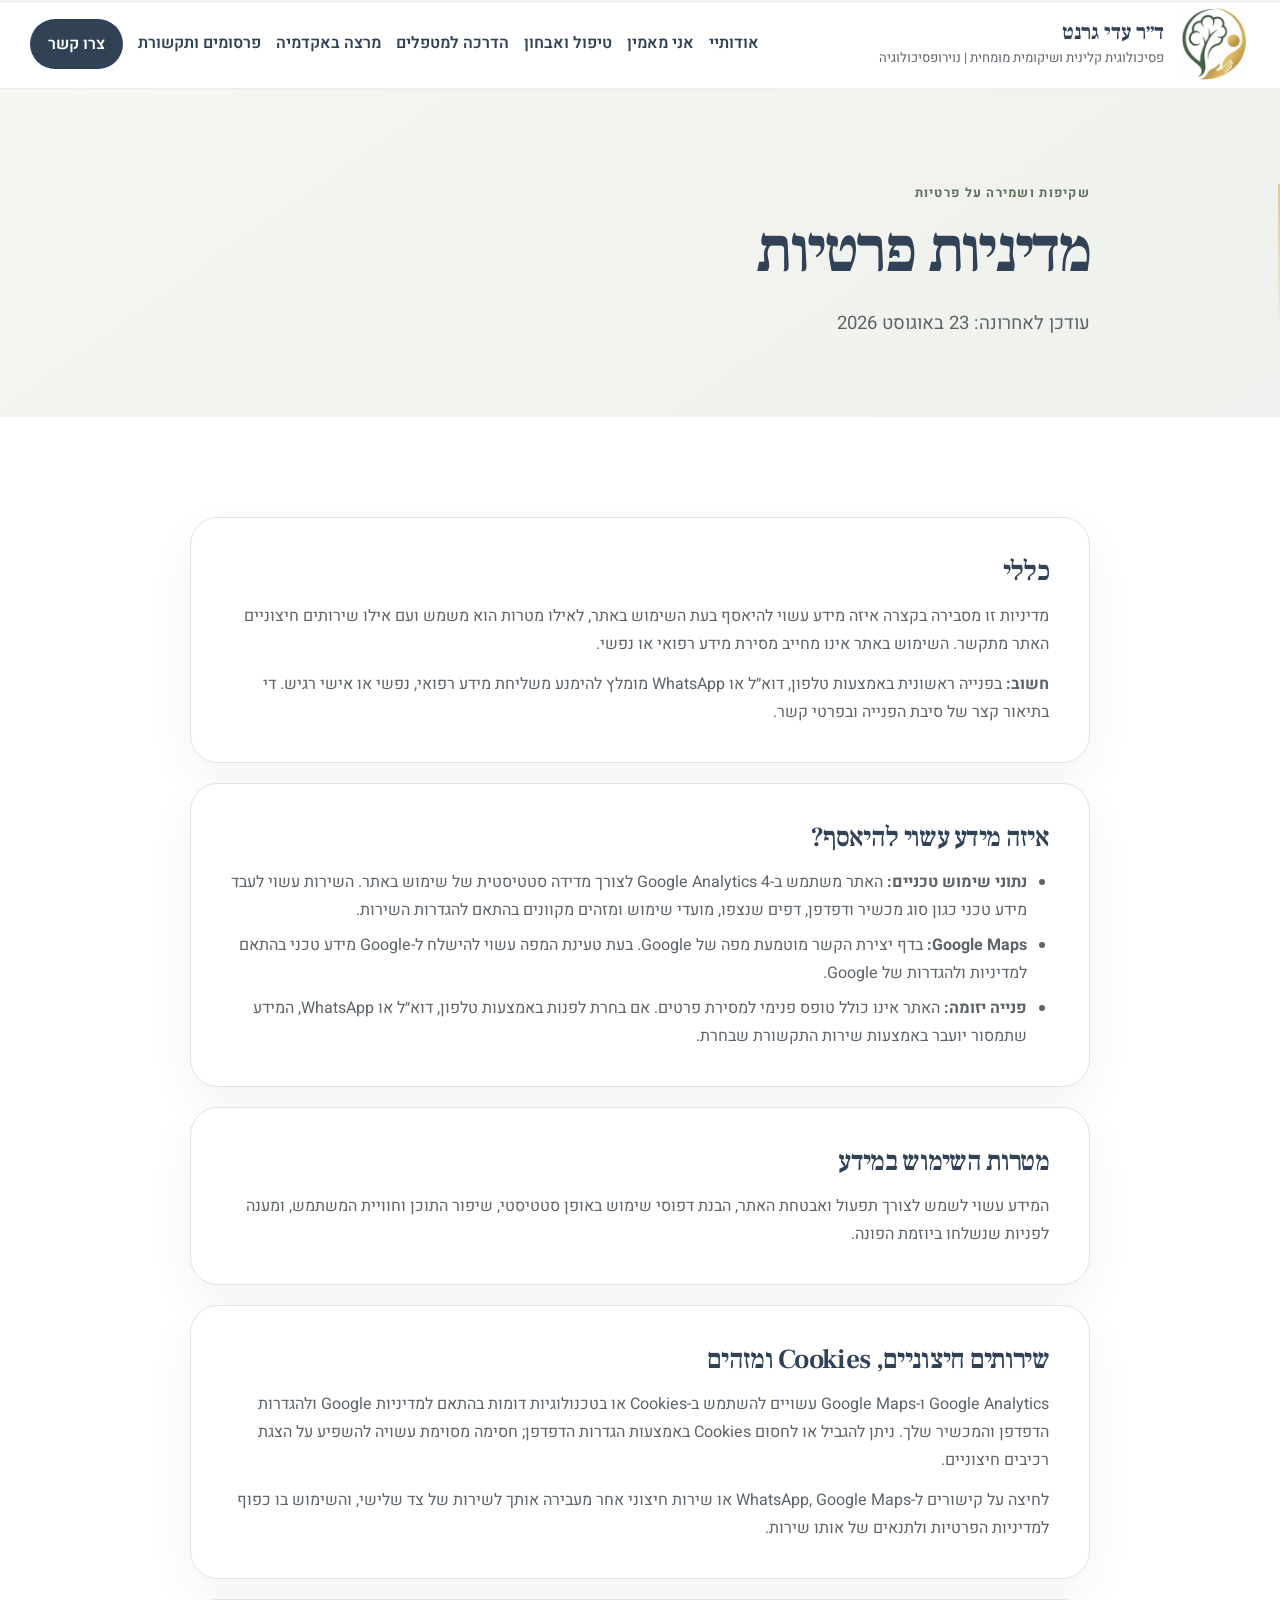
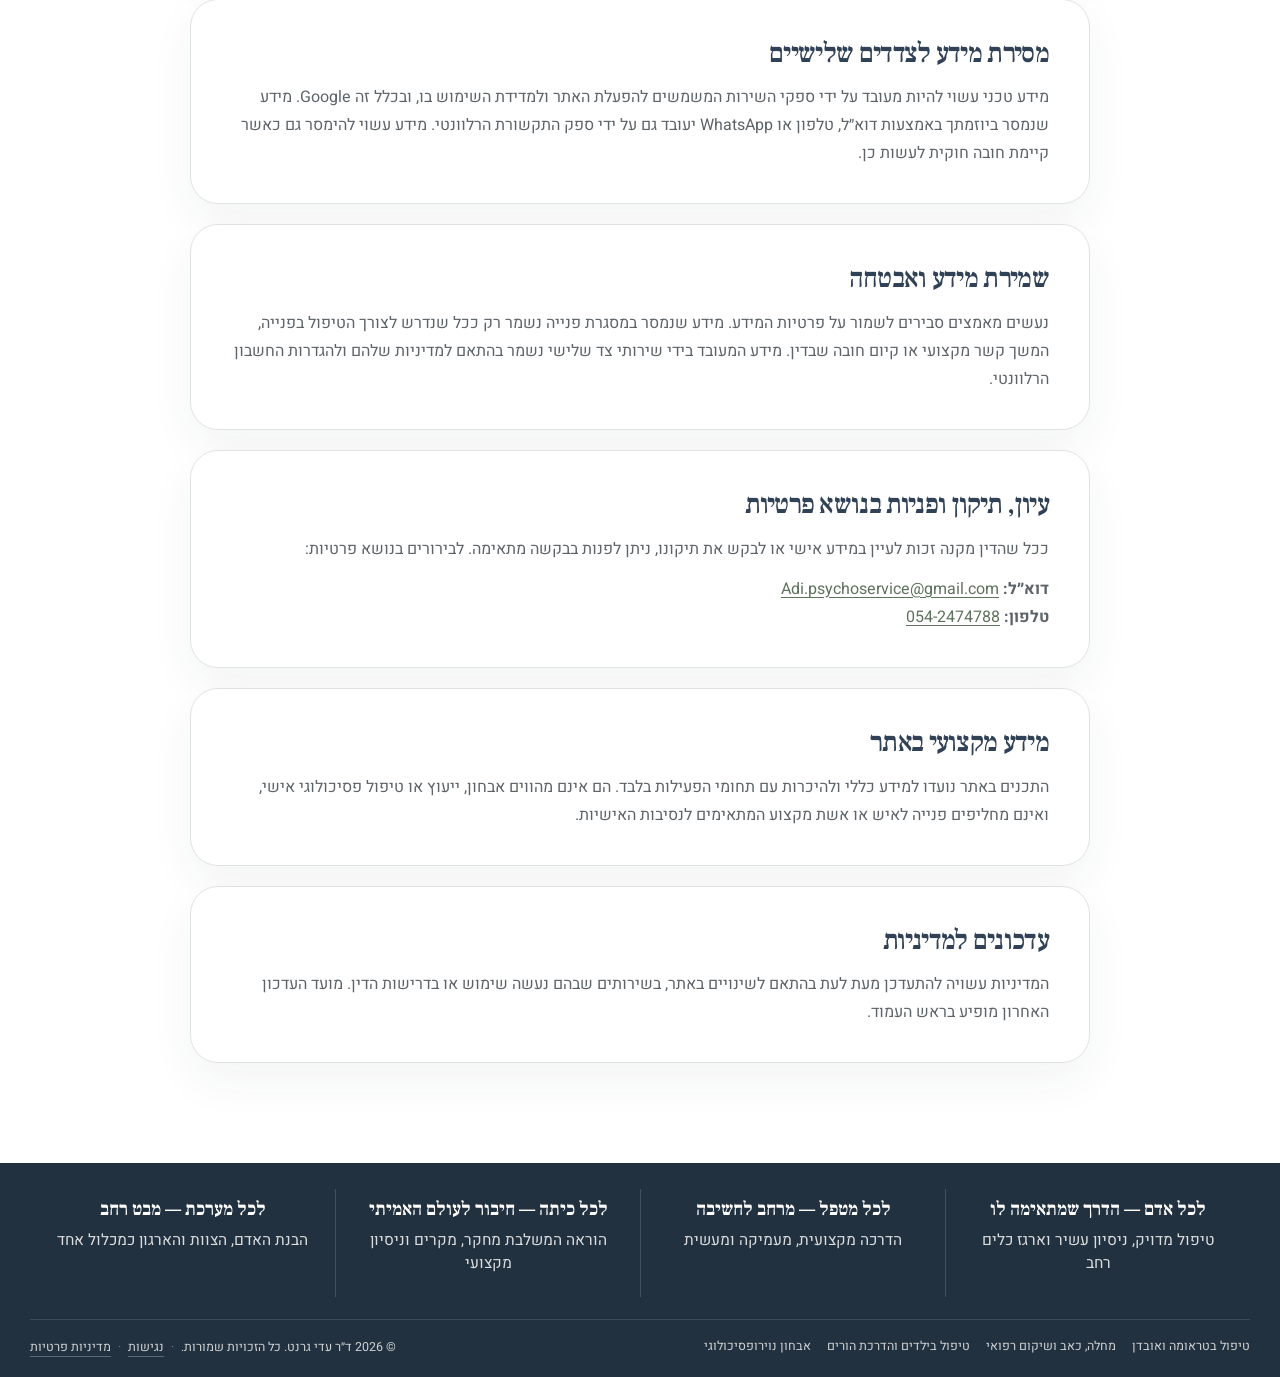
<file: privacy.html>
<!DOCTYPE html>
<html dir="rtl" lang="he">
<head>
<meta charset="utf-8"/>
<meta content="width=device-width,initial-scale=1" name="viewport"/>
<!-- Google Analytics: queue immediately, load library after first render -->
<script>
  window.dataLayer = window.dataLayer || [];
  function gtag(){dataLayer.push(arguments);}
  gtag('js', new Date());
  gtag('config', 'G-CSDEJJB0PF');
  (function(){
    var loaded=false;
    function loadGA(){
      if(loaded) return;
      loaded=true;
      var s=document.createElement('script');
      s.async=true;
      s.src='https://www.googletagmanager.com/gtag/js?id=G-CSDEJJB0PF';
      document.head.appendChild(s);
    }
    window.addEventListener('load', function(){
      if('requestIdleCallback' in window){
        requestIdleCallback(loadGA,{timeout:2000});
      }else{
        setTimeout(loadGA,500);
      }
    }, {once:true});
  })();
</script>
<meta content="מדיניות הפרטיות של אתר ד״ר עדי גרנט: Google Analytics, מפות Google, Cookies, פניות באמצעות WhatsApp, טלפון ודוא״ל וזכויות בנושא מידע אישי." name="description"/>
<meta content="#314257" name="theme-color"/>
<meta content="he_IL" property="og:locale"/><meta content="website" property="og:type"/>
<title>מדיניות פרטיות | ד״ר עדי גרנט</title>
<link href="https://adigranat.github.io/privacy.html" rel="canonical"/><meta content="https://adigranat.github.io/privacy.html" property="og:url"/>
<meta content="מדיניות פרטיות | ד״ר עדי גרנט" property="og:title"/><meta content="מדיניות הפרטיות של אתר ד״ר עדי גרנט: Google Analytics, מפות Google, Cookies, פניות באמצעות WhatsApp, טלפון ודוא״ל וזכויות בנושא מידע אישי." property="og:description"/>
<meta content="ד״ר עדי גרנט" property="og:site_name"/><meta content="https://adigranat.github.io/assets/social-preview.jpg" property="og:image"/>
<meta content="summary_large_image" name="twitter:card"/><meta content="מדיניות פרטיות | ד״ר עדי גרנט" name="twitter:title"/><meta content="מדיניות הפרטיות של אתר ד״ר עדי גרנט: Google Analytics, מפות Google, Cookies, פניות באמצעות WhatsApp, טלפון ודוא״ל וזכויות בנושא מידע אישי." name="twitter:description"/><meta content="https://adigranat.github.io/assets/social-preview.jpg" name="twitter:image"/>
<link href="https://fonts.googleapis.com/css2?family=Heebo:wght@400..700&amp;family=Frank+Ruhl+Libre:wght@500..700&amp;display=swap" rel="stylesheet" media="print" onload="this.media='all'"/>
<noscript><link href="https://fonts.googleapis.com/css2?family=Heebo:wght@400..700&amp;family=Frank+Ruhl+Libre:wght@500..700&amp;display=swap" rel="stylesheet"/></noscript>
<link href="style.css" rel="stylesheet"/><link href="effects.css" rel="preload" as="style" onload="this.onload=null;this.rel='stylesheet'"/><noscript><link href="effects.css" rel="stylesheet"/></noscript><link href="assets/favicon-32.png" rel="icon" sizes="32x32" type="image/png"/><link href="assets/apple-touch-icon.png" rel="apple-touch-icon" sizes="180x180"/>
<meta content="ד״ר עדי גרנט" name="author"/><meta content="index,follow" name="robots"/>
<link rel="describedby" href="/llms.txt"/></head>
<body>
<a class="skip-link" href="#main">דילוג לתוכן המרכזי</a>
<header class="site-header"><div class="shell header-inner">
<a aria-label="דף הבית" class="brand" href="index.html"><img alt="" class="brand-logo" decoding="async" height="160" src="assets/logo-symbol.webp" width="144"/><span><strong>ד״ר עדי גרנט</strong><small>פסיכולוגית קלינית ושיקומית מומחית | נוירופסיכולוגיה</small></span></a>
<button aria-controls="nav" aria-expanded="false" class="menu-button" type="button">☰<span class="sr-only">פתיחת תפריט</span></button>
<nav aria-label="ניווט ראשי" class="main-nav" id="nav"><a href="about.html">אודותיי</a><a href="belief.html">אני מאמין</a><a href="therapy.html">טיפול ואבחון</a><a href="professionals.html">הדרכה למטפלים</a><a href="academia.html">מרצה באקדמיה</a><a href="media.html">פרסומים ותקשורת</a><a class="nav-cta" href="contact.html">צרו קשר</a></nav>
</div></header>
<main id="main" class="legal-page">
<section class="page-hero"><div class="shell narrow"><p class="eyebrow">שקיפות ושמירה על פרטיות</p><h1>מדיניות פרטיות</h1><p class="lead">עודכן לאחרונה: 23 באוגוסט 2026</p></div></section>
<section class="section"><div class="shell narrow legal-content">
<article class="legal-card">
<h2>כללי</h2>
<p>מדיניות זו מסבירה בקצרה איזה מידע עשוי להיאסף בעת השימוש באתר, לאילו מטרות הוא משמש ועם אילו שירותים חיצוניים האתר מתקשר. השימוש באתר אינו מחייב מסירת מידע רפואי או נפשי.</p>
<p><strong>חשוב:</strong> בפנייה ראשונית באמצעות טלפון, דוא״ל או WhatsApp מומלץ להימנע משליחת מידע רפואי, נפשי או אישי רגיש. די בתיאור קצר של סיבת הפנייה ובפרטי קשר.</p>
</article>
<article class="legal-card">
<h2>איזה מידע עשוי להיאסף?</h2>
<ul>
<li><strong>נתוני שימוש טכניים:</strong> האתר משתמש ב-Google Analytics 4 לצורך מדידה סטטיסטית של שימוש באתר. השירות עשוי לעבד מידע טכני כגון סוג מכשיר ודפדפן, דפים שנצפו, מועדי שימוש ומזהים מקוונים בהתאם להגדרות השירות.</li>
<li><strong>Google Maps:</strong> בדף יצירת הקשר מוטמעת מפה של Google. בעת טעינת המפה עשוי להישלח ל-Google מידע טכני בהתאם למדיניות ולהגדרות של Google.</li>
<li><strong>פנייה יזומה:</strong> האתר אינו כולל טופס פנימי למסירת פרטים. אם בחרת לפנות באמצעות טלפון, דוא״ל או WhatsApp, המידע שתמסור יועבר באמצעות שירות התקשורת שבחרת.</li>
</ul>
</article>
<article class="legal-card">
<h2>מטרות השימוש במידע</h2>
<p>המידע עשוי לשמש לצורך תפעול ואבטחת האתר, הבנת דפוסי שימוש באופן סטטיסטי, שיפור התוכן וחוויית המשתמש, ומענה לפניות שנשלחו ביוזמת הפונה.</p>
</article>
<article class="legal-card">
<h2>שירותים חיצוניים, Cookies ומזהים</h2>
<p>Google Analytics ו-Google Maps עשויים להשתמש ב-Cookies או בטכנולוגיות דומות בהתאם למדיניות Google ולהגדרות הדפדפן והמכשיר שלך. ניתן להגביל או לחסום Cookies באמצעות הגדרות הדפדפן; חסימה מסוימת עשויה להשפיע על הצגת רכיבים חיצוניים.</p>
<p>לחיצה על קישורים ל-WhatsApp, Google Maps או שירות חיצוני אחר מעבירה אותך לשירות של צד שלישי, והשימוש בו כפוף למדיניות הפרטיות ולתנאים של אותו שירות.</p>
</article>
<article class="legal-card">
<h2>מסירת מידע לצדדים שלישיים</h2>
<p>מידע טכני עשוי להיות מעובד על ידי ספקי השירות המשמשים להפעלת האתר ולמדידת השימוש בו, ובכלל זה Google. מידע שנמסר ביוזמתך באמצעות דוא״ל, טלפון או WhatsApp יעובד גם על ידי ספק התקשורת הרלוונטי. מידע עשוי להימסר גם כאשר קיימת חובה חוקית לעשות כן.</p>
</article>
<article class="legal-card">
<h2>שמירת מידע ואבטחה</h2>
<p>נעשים מאמצים סבירים לשמור על פרטיות המידע. מידע שנמסר במסגרת פנייה נשמר רק ככל שנדרש לצורך הטיפול בפנייה, המשך קשר מקצועי או קיום חובה שבדין. מידע המעובד בידי שירותי צד שלישי נשמר בהתאם למדיניות שלהם ולהגדרות החשבון הרלוונטי.</p>
</article>
<article class="legal-card">
<h2>עיון, תיקון ופניות בנושא פרטיות</h2>
<p>ככל שהדין מקנה זכות לעיין במידע אישי או לבקש את תיקונו, ניתן לפנות בבקשה מתאימה. לבירורים בנושא פרטיות:</p>
<p><strong>דוא״ל:</strong> <a href="mailto:Adi.psychoservice@gmail.com" dir="ltr">Adi.psychoservice@gmail.com</a><br/><strong>טלפון:</strong> <a href="tel:+972542474788" dir="ltr">054-2474788</a></p>
</article>
<article class="legal-card">
<h2>מידע מקצועי באתר</h2>
<p>התכנים באתר נועדו למידע כללי ולהיכרות עם תחומי הפעילות בלבד. הם אינם מהווים אבחון, ייעוץ או טיפול פסיכולוגי אישי, ואינם מחליפים פנייה לאיש או אשת מקצוע המתאימים לנסיבות האישיות.</p>
</article>
<article class="legal-card">
<h2>עדכונים למדיניות</h2>
<p>המדיניות עשויה להתעדכן מעת לעת בהתאם לשינויים באתר, בשירותים שבהם נעשה שימוש או בדרישות הדין. מועד העדכון האחרון מופיע בראש העמוד.</p>
</article></div></section>
</main>
<footer class="site-footer site-footer-messages-only">
<div aria-label="תחומי המענה של ד״ר עדי גרנט" class="shell footer-messages-grid">
<article class="footer-message-box"><strong>לכל אדם — הדרך שמתאימה לו</strong><span>טיפול מדויק, ניסיון עשיר וארגז כלים רחב</span></article>
<article class="footer-message-box"><strong>לכל מטפל — מרחב לחשיבה</strong><span>הדרכה מקצועית, מעמיקה ומעשית</span></article>
<article class="footer-message-box"><strong>לכל כיתה — חיבור לעולם האמיתי</strong><span>הוראה המשלבת מחקר, מקרים וניסיון מקצועי</span></article>
<article class="footer-message-box"><strong>לכל מערכת — מבט רחב</strong><span>הבנת האדם, הצוות והארגון כמכלול אחד</span></article>
</div>
<div class="shell footer-lower-row">
<nav aria-label="תחומי טיפול ואבחון" class="footer-topic-links"><a href="trauma.html">טיפול בטראומה ואובדן</a><a href="rehabilitation.html">מחלה, כאב ושיקום רפואי</a><a href="children.html">טיפול בילדים והדרכת הורים</a><a href="neuropsychology.html">אבחון נוירופסיכולוגי</a></nav>
<div class="footer-bottom"><span class="footer-legal">© <span id="year"></span> ד״ר עדי גרנט. כל הזכויות שמורות. <span class="footer-legal-separator" aria-hidden="true">·</span> <a href="accessibility.html">נגישות</a> <span class="footer-legal-separator" aria-hidden="true">·</span> <a href="privacy.html">מדיניות פרטיות</a></span></div>
</div>
</footer><script src="script.js"></script>
</body></html>
</file>
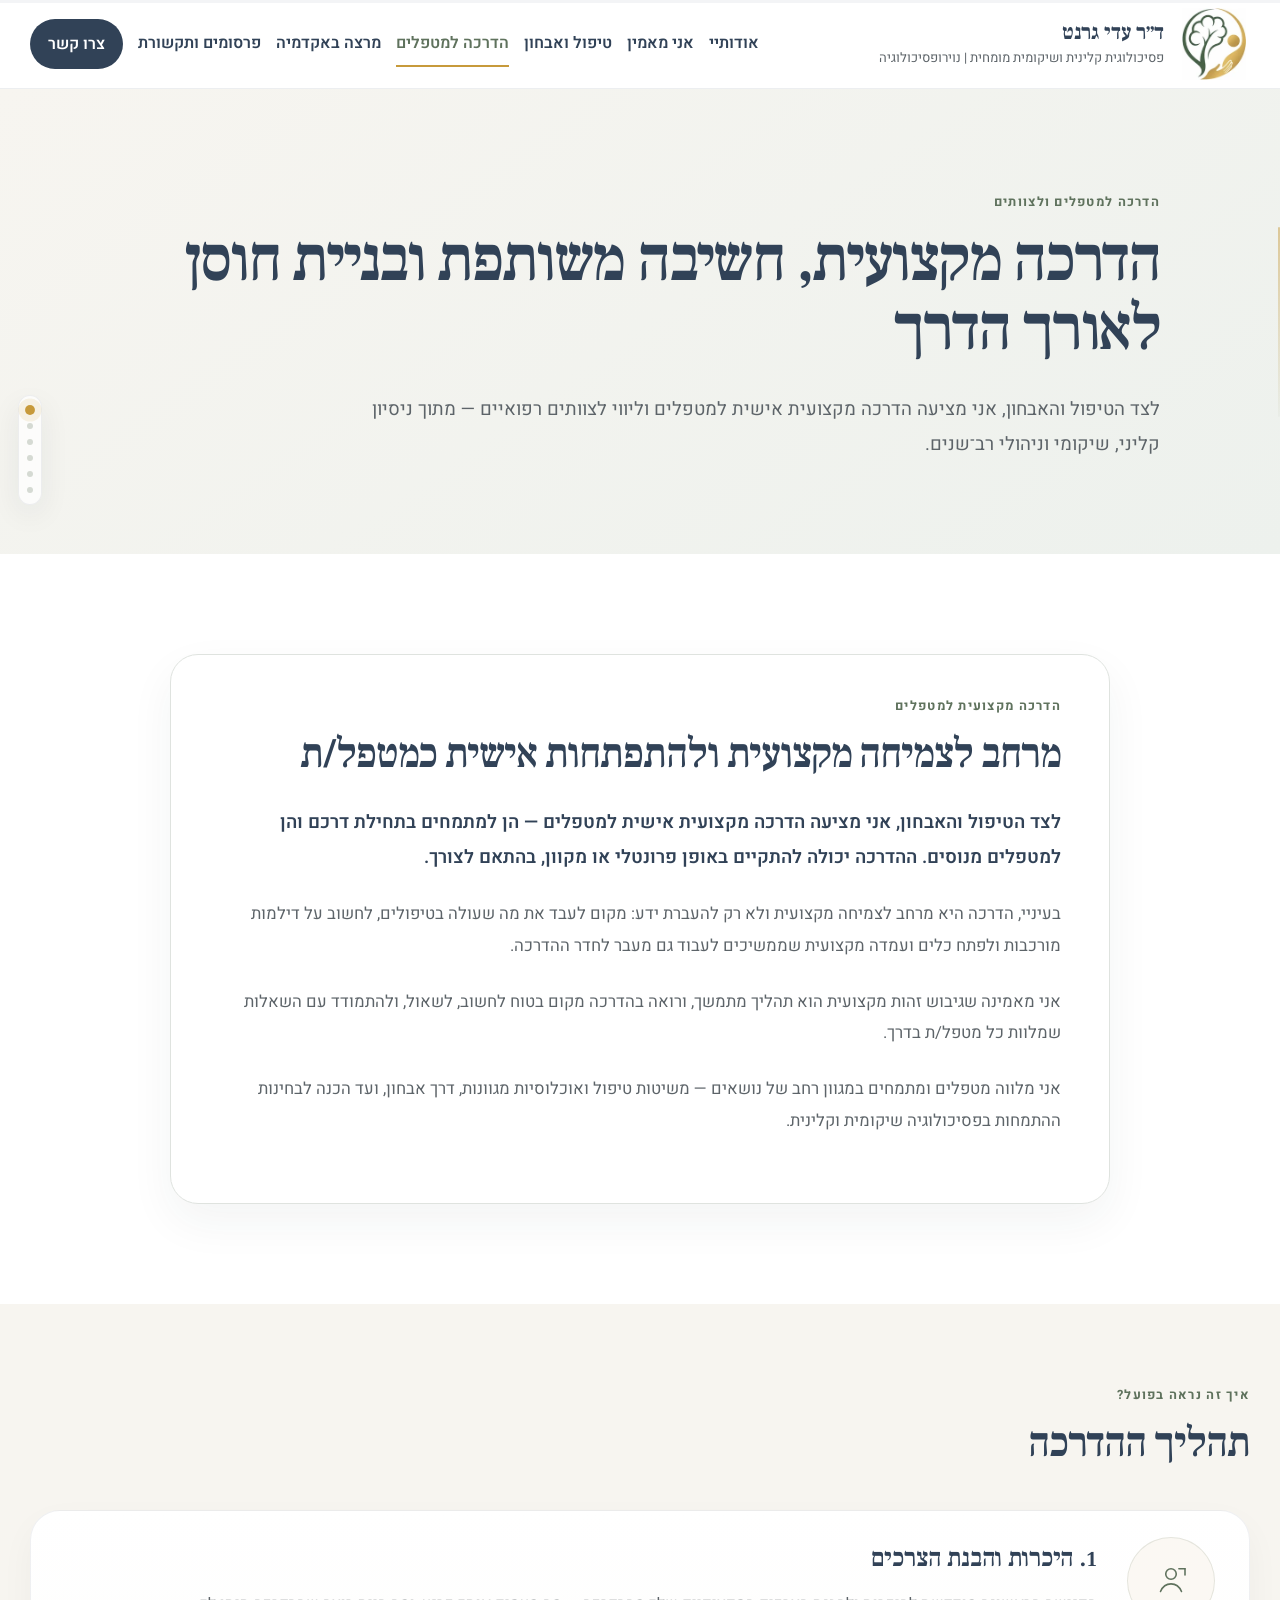
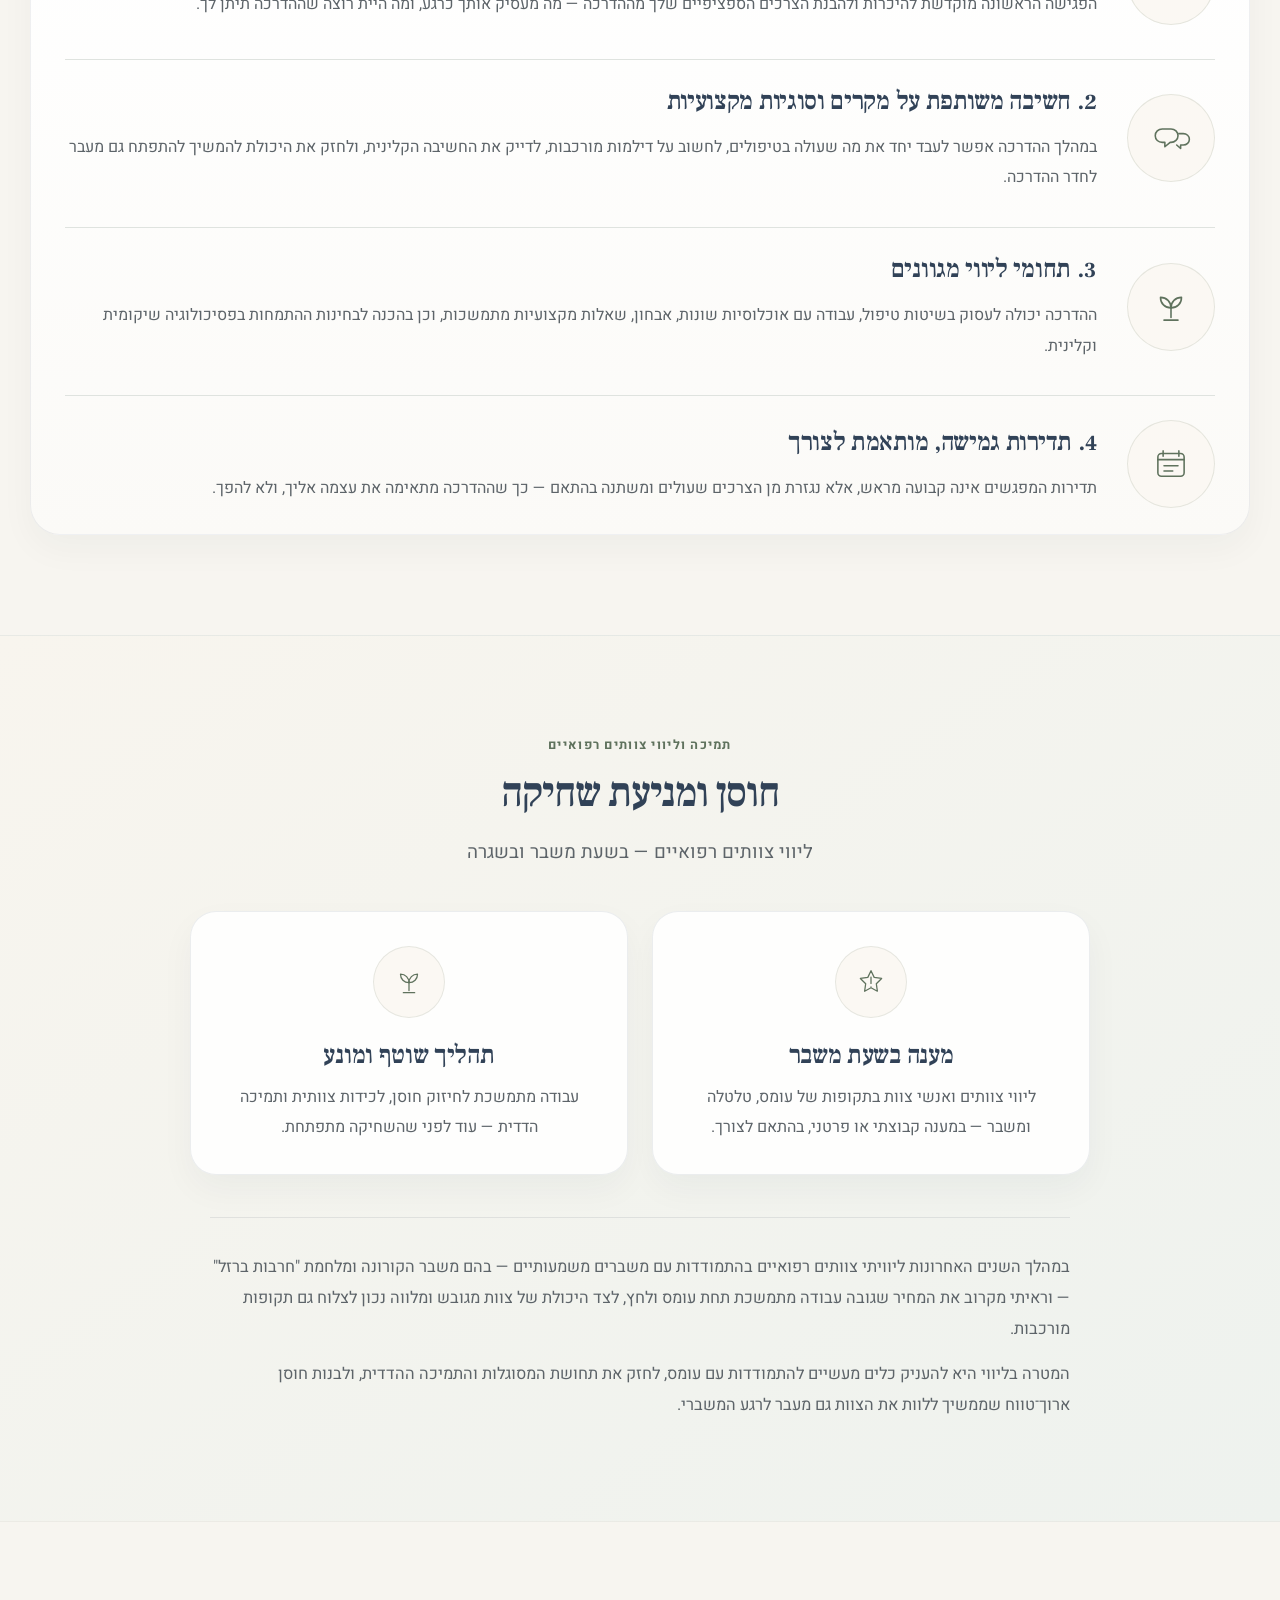
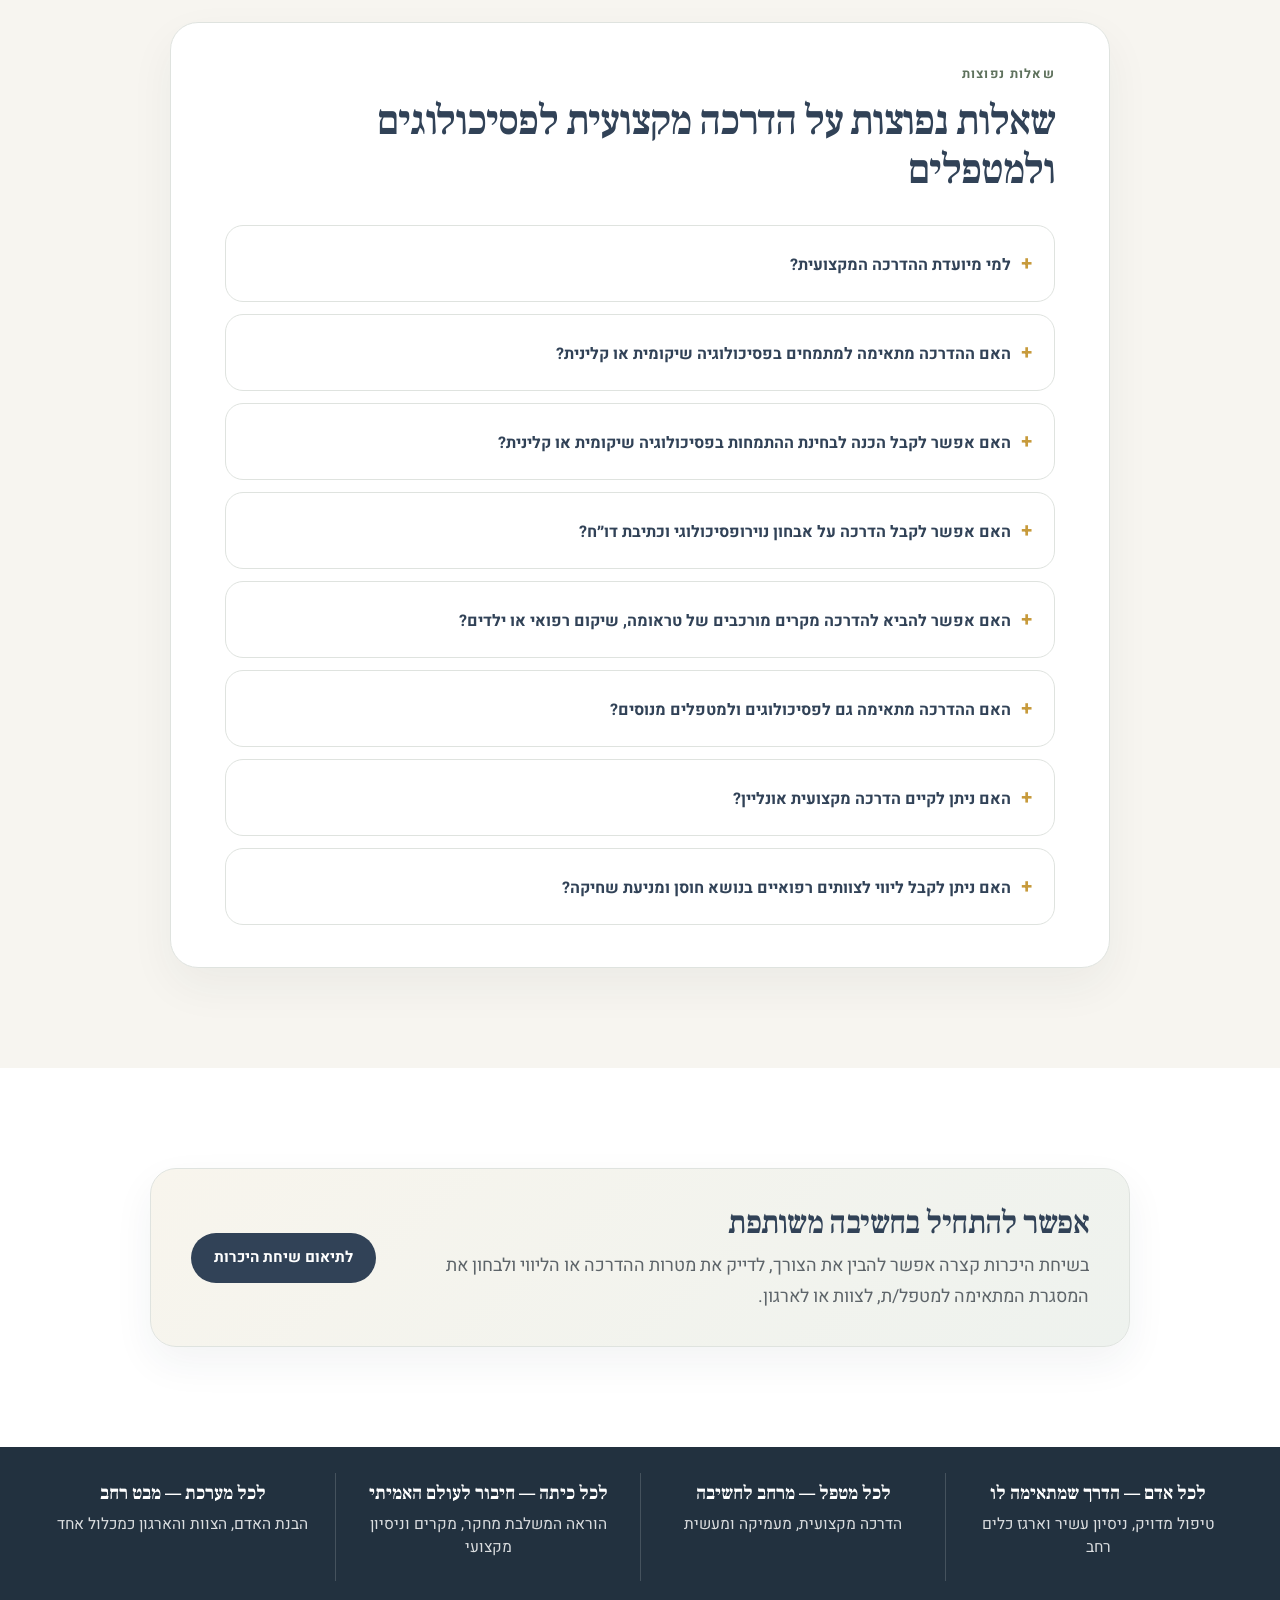
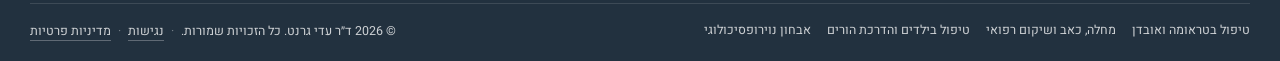
<file: professionals.html>
<!DOCTYPE html>

<html dir="rtl" lang="he"><head>
<!-- Google Analytics: queue immediately, load library after first render -->
<script>
  window.dataLayer = window.dataLayer || [];
  function gtag(){dataLayer.push(arguments);}
  gtag('js', new Date());
  gtag('config', 'G-CSDEJJB0PF');
  (function(){
    var loaded=false;
    function loadGA(){
      if(loaded) return;
      loaded=true;
      var s=document.createElement('script');
      s.async=true;
      s.src='https://www.googletagmanager.com/gtag/js?id=G-CSDEJJB0PF';
      document.head.appendChild(s);
    }
    window.addEventListener('load', function(){
      if('requestIdleCallback' in window){
        requestIdleCallback(loadGA,{timeout:2000});
      }else{
        setTimeout(loadGA,500);
      }
    }, {once:true});
  })();
</script>
<meta charset="utf-8"/><meta content="width=device-width,initial-scale=1" name="viewport"/><meta content="הדרכה מקצועית למתמחים ולמטפלים מנוסים, הכנה לבחינות התמחות וליווי צוותים רפואיים בחוסן ומניעת שחיקה — עם ד״ר עדי גרנט, פרונטלית או מקוונת." name="description"/><meta content="#314257" name="theme-color"/>
<meta content="he_IL" property="og:locale"/>
<meta content="website" property="og:type"/>
<meta content="הדרכה לפסיכולוגים, מתמחים ומטפלים | ד״ר עדי גרנט" property="og:title"/>
<meta content="הדרכה מקצועית למתמחים ולמטפלים מנוסים, הכנה לבחינות התמחות וליווי צוותים רפואיים בחוסן ומניעת שחיקה — עם ד״ר עדי גרנט, פרונטלית או מקוונת." property="og:description"/><title>הדרכה לפסיכולוגים, מתמחים ומטפלים | ד״ר עדי גרנט</title><link href="https://fonts.googleapis.com/css2?family=Heebo:wght@400..700&amp;family=Frank+Ruhl+Libre:wght@500..700&amp;display=swap" rel="stylesheet" media="print" onload="this.media='all'"/>
<noscript><link href="https://fonts.googleapis.com/css2?family=Heebo:wght@400..700&amp;family=Frank+Ruhl+Libre:wght@500..700&amp;display=swap" rel="stylesheet"/></noscript><link href="style.css" rel="stylesheet"/><link href="effects.css" rel="preload" as="style" onload="this.onload=null;this.rel='stylesheet'"/><noscript><link href="effects.css" rel="stylesheet"/></noscript><script type="application/ld+json">{"@context":"https://schema.org","@graph":[{"@type":"WebSite","@id":"https://adigranat.github.io/#website","url":"https://adigranat.github.io/","name":"ד״ר עדי גרנט — פסיכולוגית קלינית ושיקומית","inLanguage":"he-IL","publisher":{"@id":"https://adigranat.github.io/#adi-granat"}},{"@type":"Person","@id":"https://adigranat.github.io/#adi-granat","name":"ד״ר עדי גרנט","url":"https://adigranat.github.io/","image":"https://adigranat.github.io/assets/adi-granat-portrait.webp","jobTitle":["פסיכולוגית קלינית מומחית","פסיכולוגית שיקומית מומחית","מדריכת פסיכולוגים"],"description":"פסיכולוגית קלינית מומחית ומדריכה ופסיכולוגית שיקומית מומחית, בעלת ניסיון רב בנוירופסיכולוגיה ובאבחון נוירופסיכולוגי, מנהלת השירות הפסיכולוגי במרכז הרפואי לשיקום לוינשטיין ומרצה.","telephone":"+972-54-247-4788","email":"Adi.psychoservice@gmail.com","address":{"@type":"PostalAddress","streetAddress":"מוטה גור 7","addressLocality":"פתח תקווה","addressCountry":"IL"},"worksFor":{"@type":"MedicalOrganization","name":"המרכז הרפואי לשיקום לוינשטיין"},"affiliation":[{"@type":"CollegeOrUniversity","name":"אוניברסיטת אריאל"},{"@type":"CollegeOrUniversity","name":"המכללה למינהל"}],"alumniOf":{"@type":"CollegeOrUniversity","name":"אוניברסיטת בר-אילן"},"sameAs":["https://www1.health.gov.il/nursing/influence/neta/2024-participants/adig/","https://www.ariel.ac.il/wp/acad-sec/%D7%99%D7%95%D7%9D-%D7%97%D7%A9%D7%99%D7%A4%D7%94-%D7%94%D7%9E%D7%92%D7%9E%D7%94-%D7%94%D7%A9%D7%99%D7%A7%D7%95%D7%9E%D7%99%D7%AA/","https://www.hebpsy.net/showprofile.asp?id=1170"],"knowsAbout":["טיפול פסיכולוגי","פסיכולוגיה קלינית","פסיכולוגיה שיקומית","נוירופסיכולוגיה","אבחון נוירופסיכולוגי","טראומה","פוסט טראומה","אובדן ושכול","משברי חיים ומעברים","שיקום רפואי","מחלות כרוניות","כאב נוירופלסטי","טיפול בילדים ובמתבגרים","הדרכת הורים","EMDR","CBT","ACT","היפנוזה","Play Therapy","מיינדפולנס"]},{"@type":"WebPage","@id":"https://adigranat.github.io/professionals.html#webpage","url":"https://adigranat.github.io/professionals.html","name":"הדרכה לפסיכולוגים, מתמחים ומטפלים | ד״ר עדי גרנט","description":"הדרכה מקצועית למתמחים ולמטפלים מנוסים, הכנה לבחינות התמחות וליווי צוותים רפואיים בחוסן ומניעת שחיקה — עם ד״ר עדי גרנט, פרונטלית או מקוונת.","inLanguage":"he-IL","isPartOf":{"@id":"https://adigranat.github.io/#website"},"about":{"@id":"https://adigranat.github.io/#adi-granat"},"dateModified":"2026-08-23","breadcrumb":{"@id":"https://adigranat.github.io/professionals.html#breadcrumb"}},{"@type":"FAQPage","@id":"https://adigranat.github.io/professionals.html#faq","mainEntity":[{"@type":"Question","name":"למי מיועדת ההדרכה המקצועית?","acceptedAnswer":{"@type":"Answer","text":"ההדרכה מיועדת למתמחים בתחילת הדרך וגם לפסיכולוגים ולמטפלים מנוסים שרוצים מרחב לחשיבה על מקרים, דילמות, זהות מקצועית, שיטות טיפול או אבחון. המוקד נקבע לפי השלב המקצועי והמטרות של המודרך או המודרכת."}},{"@type":"Question","name":"האם ההדרכה מתאימה למתמחים בפסיכולוגיה שיקומית או קלינית?","acceptedAnswer":{"@type":"Answer","text":"כן. אפשר להתמקד בצרכים שעולים במהלך ההתמחות, בחשיבה על טיפול ואבחון ובהכנה לבחינות ההתמחות בפסיכולוגיה שיקומית וקלינית. אם נדרשת הכרה פורמלית בשעות לצורכי התמחות, חשוב לוודא מראש את דרישות הוועדה המקצועית ואת התאמת מסגרת ההדרכה הספציפית."}},{"@type":"Question","name":"האם אפשר לקבל הכנה לבחינת ההתמחות בפסיכולוגיה שיקומית או קלינית?","acceptedAnswer":{"@type":"Answer","text":"כן. ההכנה יכולה לכלול ארגון החומר, הצגת מקרים, אינטגרציה בין חשיבה אבחונית וטיפולית, תרגול שאלות וחידוד הדרך שבה מציגים שיקול דעת מקצועי. התהליך מותאם לשלב שבו נמצא המתמחה ולנקודות שבהן נדרש חיזוק."}},{"@type":"Question","name":"האם אפשר לקבל הדרכה על אבחון נוירופסיכולוגי וכתיבת דו״ח?","acceptedAnswer":{"@type":"Answer","text":"כן. ההדרכה יכולה לעסוק בחשיבה אבחונית, אינטגרציה בין מקורות מידע, פירוש ממצאים, אבחנה מבדלת ותרגום התוצאות לדו״ח ולהמלצות מעשיות. המטרה היא לחזק לא רק את השימוש בכלים אלא את החשיבה הקלינית שמחברת ביניהם."}},{"@type":"Question","name":"האם אפשר להביא להדרכה מקרים מורכבים של טראומה, שיקום רפואי או ילדים?","acceptedAnswer":{"@type":"Answer","text":"כן. אפשר לעבוד על מקרים מורכבים ולחשוב יחד על המשגה, מטרות טיפול, קשר טיפולי, עבודה עם משפחה או מערכת ושילוב בין גישות. תחומי הניסיון כוללים טראומה ואובדן, שיקום רפואי ונוירופסיכולוגי, ילדים ומתבגרים והדרכת הורים."}},{"@type":"Question","name":"האם ההדרכה מתאימה גם לפסיכולוגים ולמטפלים מנוסים?","acceptedAnswer":{"@type":"Answer","text":"כן. גם לאחר סיום ההתמחות עולות דילמות חדשות סביב מקרים מורכבים, גבולות, תקיעות בטיפול, הרחבת ארגז הכלים או התפתחות מקצועית. ההדרכה יכולה להיות נקודתית סביב סוגיה מסוימת או תהליך מתמשך יותר, לפי הצורך."}},{"@type":"Question","name":"האם ניתן לקיים הדרכה מקצועית אונליין?","acceptedAnswer":{"@type":"Answer","text":"כן. ההדרכה יכולה להתקיים באופן פרונטלי או מקוון. במקרים רבים מפגש אונליין מאפשר לשמור על רצף וגמישות בלי לוותר על עומק החשיבה המקצועית."}},{"@type":"Question","name":"האם ניתן לקבל ליווי לצוותים רפואיים בנושא חוסן ומניעת שחיקה?","acceptedAnswer":{"@type":"Answer","text":"כן. הליווי יכול להינתן לצוותים או לאנשי צוות בתקופות של עומס ומשבר, וגם כתהליך מונע בשגרה. המוקד יכול לכלול חוסן, לכידות צוותית, תמיכה הדדית, עיבוד עומס רגשי ובניית דרכי עבודה שמפחיתות שחיקה לאורך זמן."}}]},{"@type":"BreadcrumbList","@id":"https://adigranat.github.io/professionals.html#breadcrumb","itemListElement":[{"@type":"ListItem","position":1,"name":"דף הבית","item":"https://adigranat.github.io/"},{"@type":"ListItem","position":2,"name":"הדרכה למטפלים","item":"https://adigranat.github.io/professionals.html"}]},{"@type":"Service","@id":"https://adigranat.github.io/professionals.html#supervision","name":"הדרכה מקצועית לפסיכולוגים ומטפלים","serviceType":"הדרכה מקצועית","provider":{"@id":"https://adigranat.github.io/#adi-granat"},"url":"https://adigranat.github.io/professionals.html"}]}</script><link href="https://adigranat.github.io/professionals.html" rel="canonical"/><meta content="https://adigranat.github.io/professionals.html" property="og:url"/><meta content="https://adigranat.github.io/assets/social-preview.jpg" property="og:image"/><meta content="1200" property="og:image:width"/><meta content="630" property="og:image:height"/><meta content="summary_large_image" name="twitter:card"/><meta content="הדרכה לפסיכולוגים, מתמחים ומטפלים | ד״ר עדי גרנט" name="twitter:title"/><meta content="הדרכה מקצועית למתמחים ולמטפלים מנוסים, הכנה לבחינות התמחות וליווי צוותים רפואיים בחוסן ומניעת שחיקה — עם ד״ר עדי גרנט, פרונטלית או מקוונת." name="twitter:description"/><meta content="https://adigranat.github.io/assets/social-preview.jpg" name="twitter:image"/><link href="assets/favicon-32.png" rel="icon" sizes="32x32" type="image/png"/><link href="assets/apple-touch-icon.png" rel="apple-touch-icon" sizes="180x180"/><meta content="ד״ר עדי גרנט" property="og:site_name"/><meta content="ד״ר עדי גרנט" name="author"/><meta content="index,follow,max-snippet:-1,max-image-preview:large,max-video-preview:-1" name="robots"/><meta content="ד״ר עדי גרנט — פסיכולוגית קלינית ושיקומית מומחית | נוירופסיכולוגיה" property="og:image:alt"/><meta content="ד״ר עדי גרנט — פסיכולוגית קלינית ושיקומית מומחית | נוירופסיכולוגיה" name="twitter:image:alt"/><link rel="describedby" href="/llms.txt"/></head><body><a class="skip-link" href="#main">דילוג לתוכן המרכזי</a>
<header class="site-header"><div class="shell header-inner">
<a aria-label="דף הבית" class="brand" href="index.html"><img alt="" class="brand-logo" decoding="async" height="160" src="assets/logo-symbol.webp" width="144"/><span><strong>ד״ר עדי גרנט</strong><small>פסיכולוגית קלינית ושיקומית מומחית | נוירופסיכולוגיה</small></span></a>
<button aria-controls="nav" aria-expanded="false" class="menu-button" type="button">☰<span class="sr-only">פתיחת תפריט</span></button>
<nav aria-label="ניווט ראשי" class="main-nav" id="nav"><a href="about.html">אודותיי</a><a href="belief.html">אני מאמין</a><a href="therapy.html">טיפול ואבחון</a><a class="active" aria-current="page" href="professionals.html">הדרכה למטפלים</a><a href="academia.html">מרצה באקדמיה</a><a href="media.html">פרסומים ותקשורת</a><a class="nav-cta" href="contact.html">צרו קשר</a></nav>
</div></header>
<main class="professionals-page" id="main">
<section class="professionals-hero">
<div class="shell professionals-hero-inner">
<p class="eyebrow">הדרכה למטפלים ולצוותים</p>
<h1>הדרכה מקצועית, חשיבה משותפת ובניית חוסן לאורך הדרך</h1>
<p class="lead">לצד הטיפול והאבחון, אני מציעה הדרכה מקצועית אישית למטפלים וליווי לצוותים רפואיים — מתוך ניסיון קליני, שיקומי וניהולי רב־שנים.</p>
</div>
</section>
<section class="section professionals-supervision-section">
<div class="shell">
<article class="about-intro-frame professionals-intro-frame">
<div class="section-head professionals-section-head">
<p class="eyebrow">הדרכה מקצועית למטפלים</p>
<h2>מרחב לצמיחה מקצועית ולהתפתחות אישית כמטפל/ת</h2>
</div>
<div class="about-intro-copy professionals-intro-copy prose">
<p class="lead">לצד הטיפול והאבחון, אני מציעה הדרכה מקצועית אישית למטפלים — הן למתמחים בתחילת דרכם והן למטפלים מנוסים. ההדרכה יכולה להתקיים באופן פרונטלי או מקוון, בהתאם לצורך.</p>
<p>בעיניי, הדרכה היא מרחב לצמיחה מקצועית ולא רק להעברת ידע: מקום לעבד את מה שעולה בטיפולים, לחשוב על דילמות מורכבות ולפתח כלים ועמדה מקצועית שממשיכים לעבוד גם מעבר לחדר ההדרכה.</p>
<p>אני מאמינה שגיבוש זהות מקצועית הוא תהליך מתמשך, ורואה בהדרכה מקום בטוח לחשוב, לשאול, ולהתמודד עם השאלות שמלוות כל מטפל/ת בדרך.</p>
<p>אני מלווה מטפלים ומתמחים במגוון רחב של נושאים — משיטות טיפול ואוכלוסיות מגוונות, דרך אבחון, ועד הכנה לבחינות ההתמחות בפסיכולוגיה שיקומית וקלינית.</p>
</div>
</article>
</div>
</section>
<section class="professionals-process section soft">
<div class="shell">
<div class="section-head"><p class="eyebrow">איך זה נראה בפועל?</p><h2>תהליך ההדרכה</h2></div>
<div class="professionals-process-list">
<article class="professionals-process-row">
<div class="professionals-process-copy">
<h3>1. היכרות והבנת הצרכים</h3>
<p>הפגישה הראשונה מוקדשת להיכרות ולהבנת הצרכים הספציפיים שלך מההדרכה — מה מעסיק אותך כרגע, ומה היית רוצה שההדרכה תיתן לך.</p>
</div>
<div aria-hidden="true" class="professionals-process-icon">
<svg fill="none" stroke="currentColor" stroke-linecap="round" stroke-linejoin="round" stroke-width="1.8" viewbox="0 0 48 48"><circle cx="24" cy="16" r="6"></circle><path d="M12 36c2.5-5.8 7.4-8.7 12-8.7s9.5 2.9 12 8.7"></path><path d="M33 10h7"></path><path d="M40 10v7"></path></svg>
</div>
</article>
<article class="professionals-process-row">
<div class="professionals-process-copy">
<h3>2. חשיבה משותפת על מקרים וסוגיות מקצועיות</h3>
<p>במהלך ההדרכה אפשר לעבד יחד את מה שעולה בטיפולים, לחשוב על דילמות מורכבות, לדייק את החשיבה הקלינית, ולחזק את היכולת להמשיך להתפתח גם מעבר לחדר ההדרכה.</p>
</div>
<div aria-hidden="true" class="professionals-process-icon">
<svg fill="none" stroke="currentColor" stroke-linecap="round" stroke-linejoin="round" stroke-width="1.8" viewbox="0 0 48 48"><path d="M14 29c-4.5 0-8-3.3-8-7.7S9.5 13.7 14 13.7h10c4.5 0 8 3.3 8 7.6S28.5 29 24 29h-1l-6 5v-5h-3z"></path><path d="M33 19h5c4 0 7 2.8 7 6.5S42 32 38 32h-3v4l-4.5-4"></path></svg>
</div>
</article>
<article class="professionals-process-row">
<div class="professionals-process-copy">
<h3>3. תחומי ליווי מגוונים</h3>
<p>ההדרכה יכולה לעסוק בשיטות טיפול, עבודה עם אוכלוסיות שונות, אבחון, שאלות מקצועיות מתמשכות, וכן בהכנה לבחינות ההתמחות בפסיכולוגיה שיקומית וקלינית.</p>
</div>
<div aria-hidden="true" class="professionals-process-icon">
<svg fill="none" stroke="currentColor" stroke-linecap="round" stroke-linejoin="round" stroke-width="1.8" viewbox="0 0 48 48"><path d="M24 36V24"></path><path d="M24 25c0-7 5-12 12-12 0 7-5 12-12 12z"></path><path d="M24 25c0-7-5-12-12-12 0 7 5 12 12 12z"></path><path d="M16 39h16"></path></svg>
</div>
</article>
<article class="professionals-process-row">
<div class="professionals-process-copy">
<h3>4. תדירות גמישה, מותאמת לצורך</h3>
<p>תדירות המפגשים אינה קבועה מראש, אלא נגזרת מן הצרכים שעולים ומשתנה בהתאם — כך שההדרכה מתאימה את עצמה אליך, ולא להפך.</p>
</div>
<div aria-hidden="true" class="professionals-process-icon">
<svg fill="none" stroke="currentColor" stroke-linecap="round" stroke-linejoin="round" stroke-width="1.8" viewbox="0 0 48 48"><rect height="26" rx="4" width="30" x="9" y="12"></rect><path d="M15 9v6"></path><path d="M33 9v6"></path><path d="M9 19h30"></path><path d="M16 26h16"></path><path d="M16 32h10"></path></svg>
</div>
</article>
</div>
</div>
</section>
<section class="teams-support-section section" id="academia">
<div class="shell teams-support-simple">
<div class="teams-support-heading">
<p class="eyebrow">תמיכה וליווי צוותים רפואיים</p>
<h2>חוסן ומניעת שחיקה</h2>
<p class="teams-support-subtitle">ליווי צוותים רפואיים — בשעת משבר ובשגרה</p>
</div>
<div class="teams-support-cards">
<article>
<div aria-hidden="true" class="teams-support-card-icon">
<svg fill="none" stroke="currentColor" stroke-linecap="round" stroke-linejoin="round" stroke-width="1.8" viewbox="0 0 48 48"><path d="M24 8l4.5 9.5L39 19l-7.5 7.5L33 37l-9-4.8L15 37l1.5-10.5L9 19l10.5-1.5z"></path><path d="M24 17v9"></path><path d="M24 31h.01"></path></svg>
</div>
<h3>מענה בשעת משבר</h3>
<p>ליווי צוותים ואנשי צוות בתקופות של עומס, טלטלה ומשבר — במענה קבוצתי או פרטני, בהתאם לצורך.</p>
</article>
<article>
<div aria-hidden="true" class="teams-support-card-icon">
<svg fill="none" stroke="currentColor" stroke-linecap="round" stroke-linejoin="round" stroke-width="1.8" viewbox="0 0 48 48"><path d="M24 36V24"></path><path d="M24 25c0-7 5-12 12-12 0 7-5 12-12 12z"></path><path d="M24 25c0-7-5-12-12-12 0 7 5 12 12 12z"></path><path d="M16 39h16"></path></svg>
</div>
<h3>תהליך שוטף ומונע</h3>
<p>עבודה מתמשכת לחיזוק חוסן, לכידות צוותית ותמיכה הדדית — עוד לפני שהשחיקה מתפתחת.</p>
</article>
</div>
<div class="teams-support-summary prose">
<p>במהלך השנים האחרונות ליוויתי צוותים רפואיים בהתמודדות עם משברים משמעותיים — בהם משבר הקורונה ומלחמת "חרבות ברזל" — וראיתי מקרוב את המחיר שגובה עבודה מתמשכת תחת עומס ולחץ, לצד היכולת של צוות מגובש ומלווה נכון לצלוח גם תקופות מורכבות.</p>
<p>המטרה בליווי היא להעניק כלים מעשיים להתמודדות עם עומס, לחזק את תחושת המסוגלות והתמיכה ההדדית, ולבנות חוסן ארוך־טווח שממשיך ללוות את הצוות גם מעבר לרגע המשברי.</p>
</div>
</div>
</section>
<section class="section soft"><div class="shell about-intro-frame topic-faq-frame"><div class="section-head"><p class="eyebrow">שאלות נפוצות</p><h2>שאלות נפוצות על הדרכה מקצועית לפסיכולוגים ולמטפלים</h2></div><div class="faq-list"><details><summary>למי מיועדת ההדרכה המקצועית?</summary><p>ההדרכה מיועדת למתמחים בתחילת הדרך וגם לפסיכולוגים ולמטפלים מנוסים שרוצים מרחב לחשיבה על מקרים, דילמות, זהות מקצועית, שיטות טיפול או אבחון. המוקד נקבע לפי השלב המקצועי והמטרות של המודרך או המודרכת.</p></details><details><summary>האם ההדרכה מתאימה למתמחים בפסיכולוגיה שיקומית או קלינית?</summary><p>כן. אפשר להתמקד בצרכים שעולים במהלך ההתמחות, בחשיבה על טיפול ואבחון ובהכנה לבחינות ההתמחות בפסיכולוגיה שיקומית וקלינית. אם נדרשת הכרה פורמלית בשעות לצורכי התמחות, חשוב לוודא מראש את דרישות הוועדה המקצועית ואת התאמת מסגרת ההדרכה הספציפית.</p></details><details><summary>האם אפשר לקבל הכנה לבחינת ההתמחות בפסיכולוגיה שיקומית או קלינית?</summary><p>כן. ההכנה יכולה לכלול ארגון החומר, הצגת מקרים, אינטגרציה בין חשיבה אבחונית וטיפולית, תרגול שאלות וחידוד הדרך שבה מציגים שיקול דעת מקצועי. התהליך מותאם לשלב שבו נמצא המתמחה ולנקודות שבהן נדרש חיזוק.</p></details><details><summary>האם אפשר לקבל הדרכה על אבחון נוירופסיכולוגי וכתיבת דו״ח?</summary><p>כן. ההדרכה יכולה לעסוק בחשיבה אבחונית, אינטגרציה בין מקורות מידע, פירוש ממצאים, אבחנה מבדלת ותרגום התוצאות לדו״ח ולהמלצות מעשיות. המטרה היא לחזק לא רק את השימוש בכלים אלא את החשיבה הקלינית שמחברת ביניהם.</p></details><details><summary>האם אפשר להביא להדרכה מקרים מורכבים של טראומה, שיקום רפואי או ילדים?</summary><p>כן. אפשר לעבוד על מקרים מורכבים ולחשוב יחד על המשגה, מטרות טיפול, קשר טיפולי, עבודה עם משפחה או מערכת ושילוב בין גישות. תחומי הניסיון כוללים טראומה ואובדן, שיקום רפואי ונוירופסיכולוגי, ילדים ומתבגרים והדרכת הורים.</p></details><details><summary>האם ההדרכה מתאימה גם לפסיכולוגים ולמטפלים מנוסים?</summary><p>כן. גם לאחר סיום ההתמחות עולות דילמות חדשות סביב מקרים מורכבים, גבולות, תקיעות בטיפול, הרחבת ארגז הכלים או התפתחות מקצועית. ההדרכה יכולה להיות נקודתית סביב סוגיה מסוימת או תהליך מתמשך יותר, לפי הצורך.</p></details><details><summary>האם ניתן לקיים הדרכה מקצועית אונליין?</summary><p>כן. ההדרכה יכולה להתקיים באופן פרונטלי או מקוון. במקרים רבים מפגש אונליין מאפשר לשמור על רצף וגמישות בלי לוותר על עומק החשיבה המקצועית.</p></details><details><summary>האם ניתן לקבל ליווי לצוותים רפואיים בנושא חוסן ומניעת שחיקה?</summary><p>כן. הליווי יכול להינתן לצוותים או לאנשי צוות בתקופות של עומס ומשבר, וגם כתהליך מונע בשגרה. המוקד יכול לכלול חוסן, לכידות צוותית, תמיכה הדדית, עיבוד עומס רגשי ובניית דרכי עבודה שמפחיתות שחיקה לאורך זמן.</p></details></div></div></section>
<section class="section">
<div class="shell">
<div class="cta-panel belief-cta-panel professionals-contact-cta">
<div>
<h2>אפשר להתחיל בחשיבה משותפת</h2>
<p>בשיחת היכרות קצרה אפשר להבין את הצורך, לדייק את מטרות ההדרכה או הליווי ולבחון את המסגרת המתאימה למטפל/ת, לצוות או לארגון.</p>
</div>
<a class="button primary" href="contact.html">לתיאום שיחת היכרות</a>
</div>
</div>
</section>
</main><footer class="site-footer site-footer-messages-only">
<div aria-label="תחומי המענה של ד״ר עדי גרנט" class="shell footer-messages-grid">
<article class="footer-message-box">
<strong>לכל אדם — הדרך שמתאימה לו</strong>
<span>טיפול מדויק, ניסיון עשיר וארגז כלים רחב</span>
</article>
<article class="footer-message-box">
<strong>לכל מטפל — מרחב לחשיבה</strong>
<span>הדרכה מקצועית, מעמיקה ומעשית</span>
</article>
<article class="footer-message-box">
<strong>לכל כיתה — חיבור לעולם האמיתי</strong>
<span>הוראה המשלבת מחקר, מקרים וניסיון מקצועי</span>
</article>
<article class="footer-message-box">
<strong>לכל מערכת — מבט רחב</strong>
<span>הבנת האדם, הצוות והארגון כמכלול אחד</span>
</article>
</div>
<div class="shell footer-lower-row">
<nav aria-label="תחומי טיפול ואבחון" class="footer-topic-links"><a href="trauma.html">טיפול בטראומה ואובדן</a><a href="rehabilitation.html">מחלה, כאב ושיקום רפואי</a><a href="children.html">טיפול בילדים והדרכת הורים</a><a href="neuropsychology.html">אבחון נוירופסיכולוגי</a></nav>
<div class="footer-bottom">
<span class="footer-legal">© <span id="year"></span> ד״ר עדי גרנט. כל הזכויות שמורות. <span class="footer-legal-separator" aria-hidden="true">·</span> <a href="accessibility.html">נגישות</a> <span class="footer-legal-separator" aria-hidden="true">·</span> <a href="privacy.html">מדיניות פרטיות</a></span>
</div>
</div>
</footer><script src="script.js"></script></body></html>
</file>
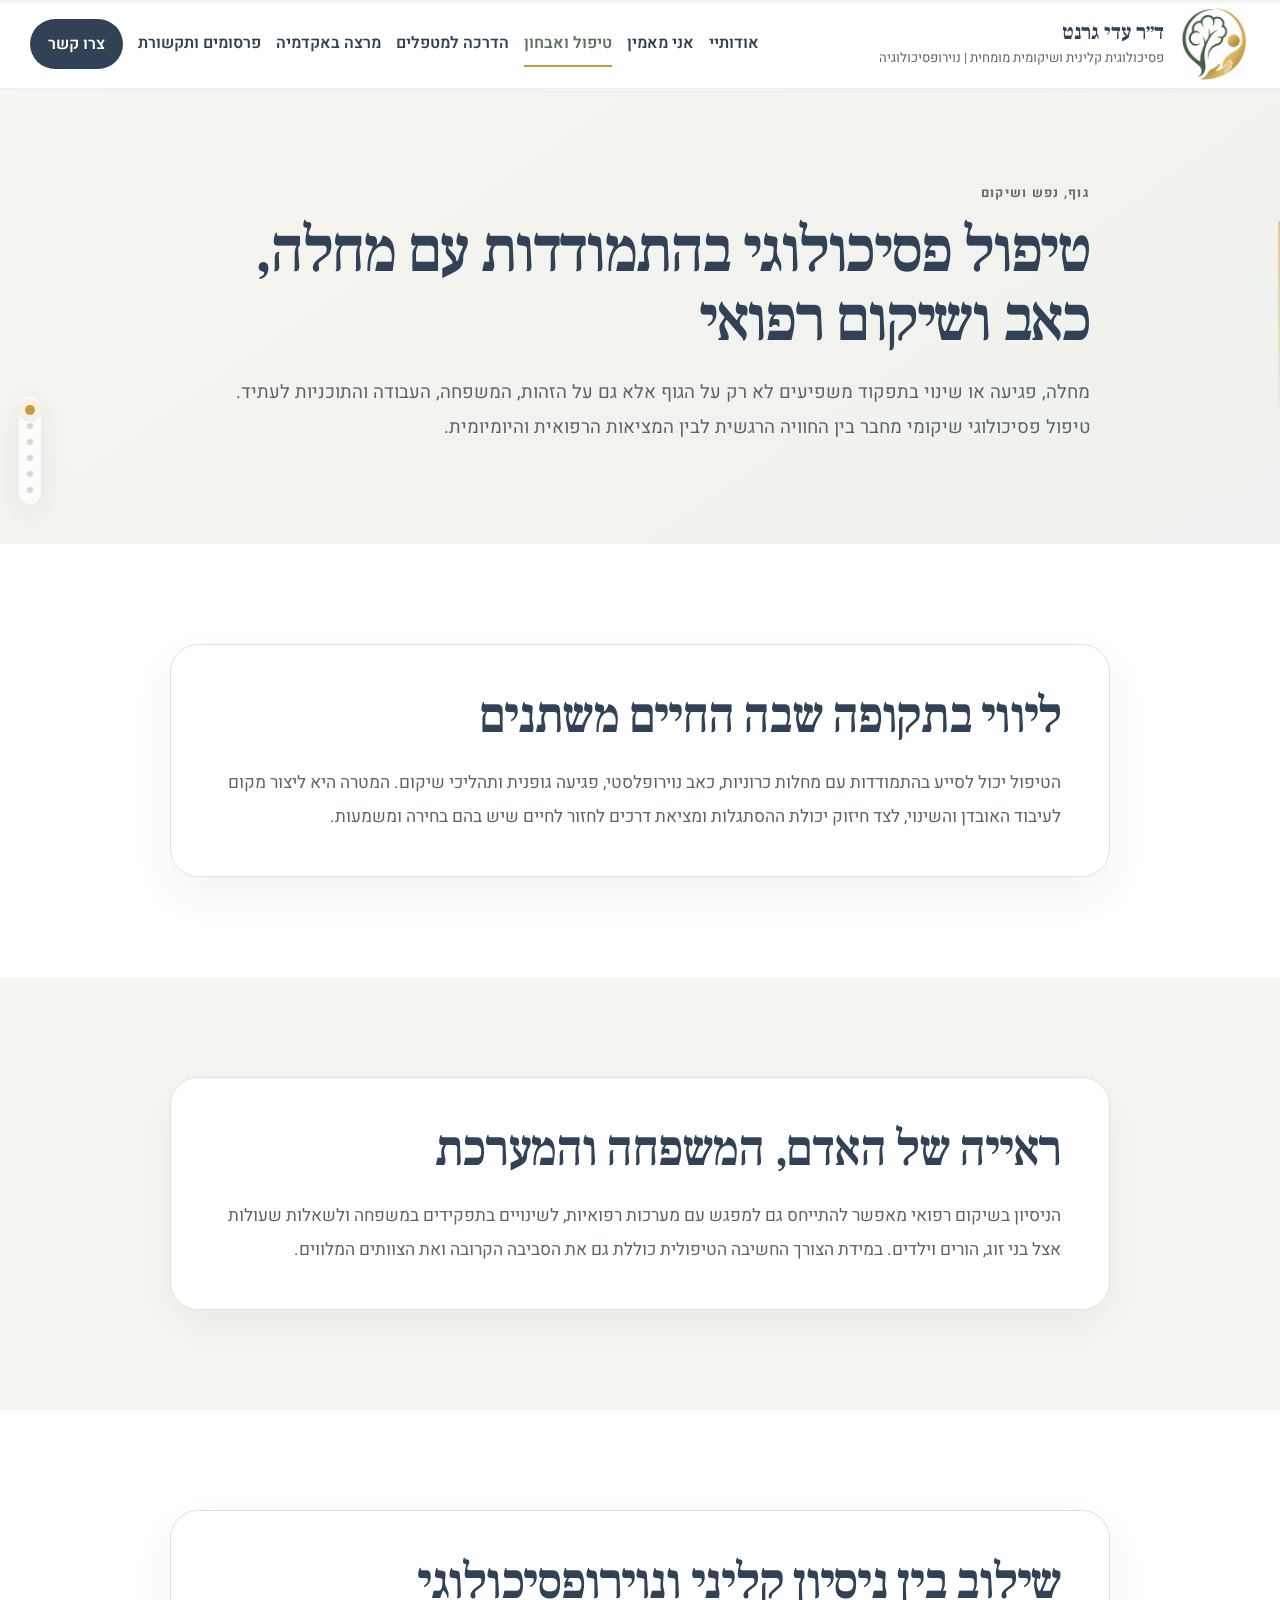
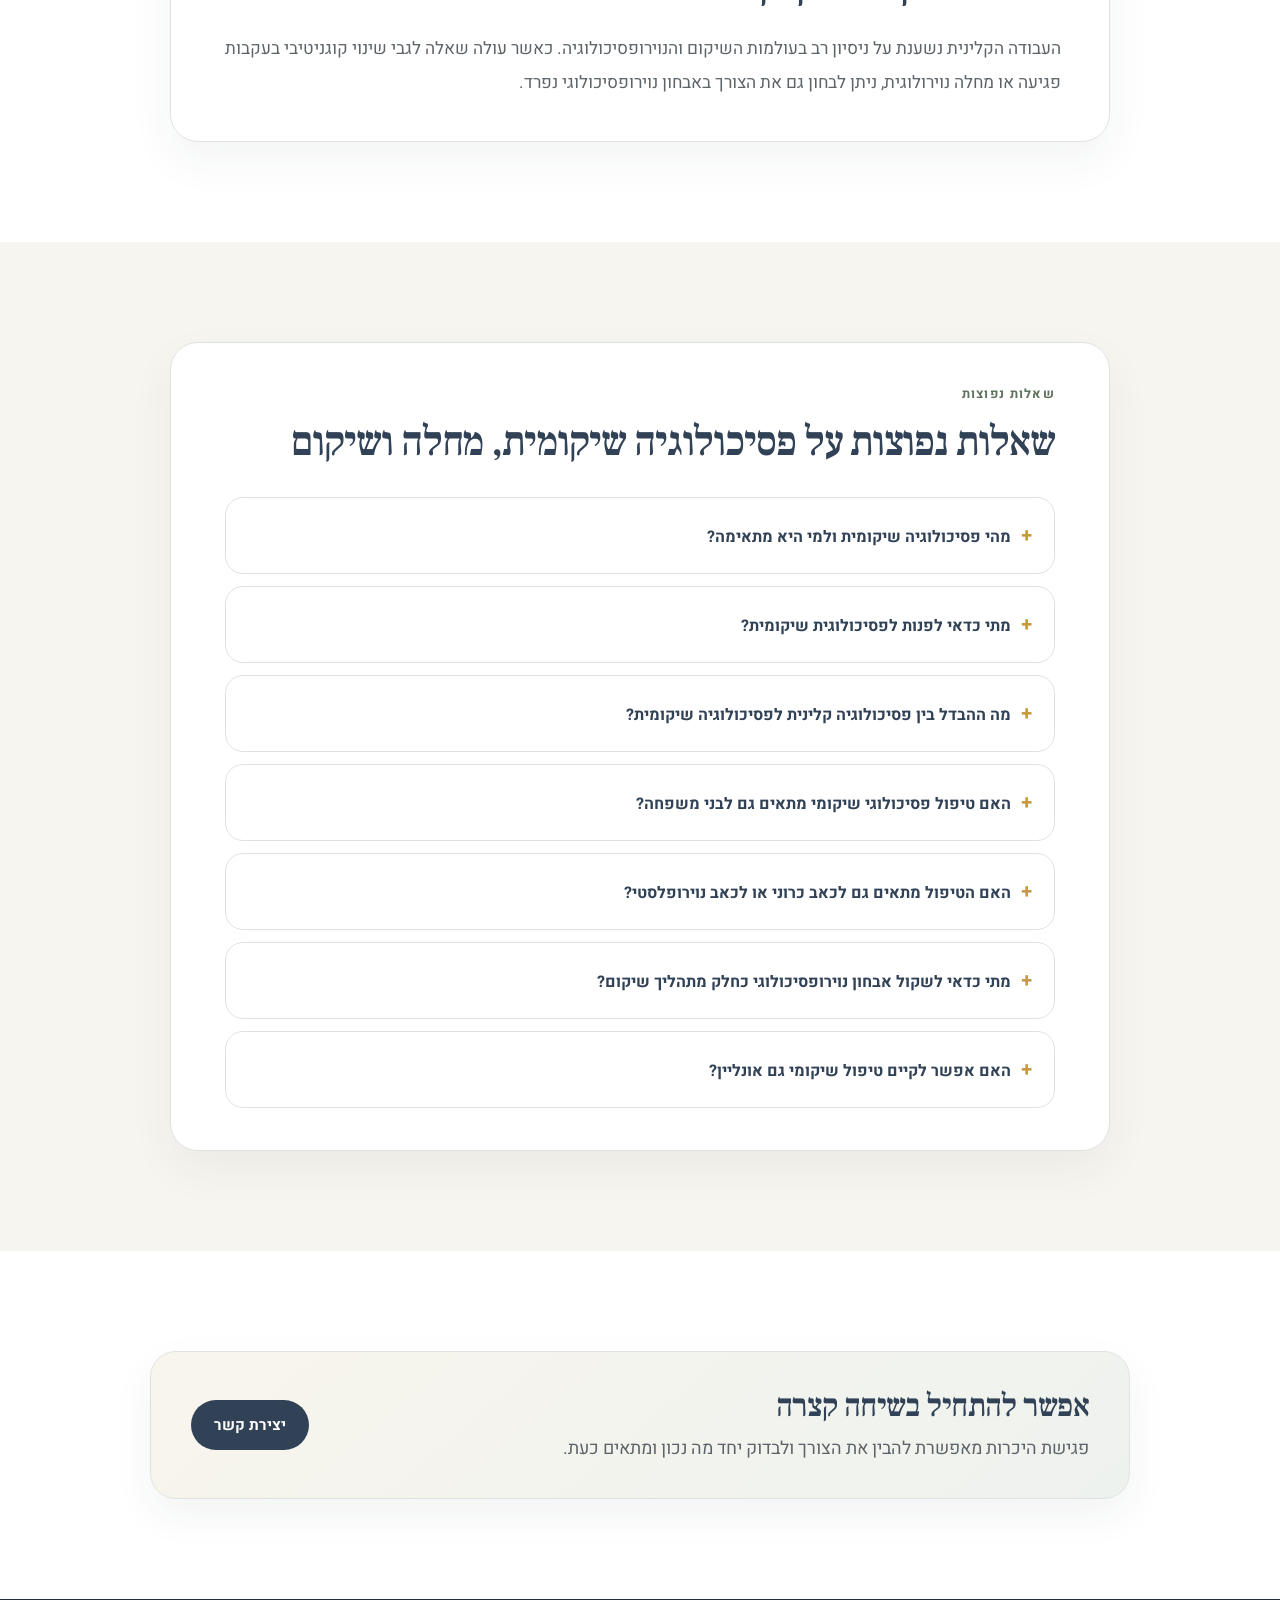
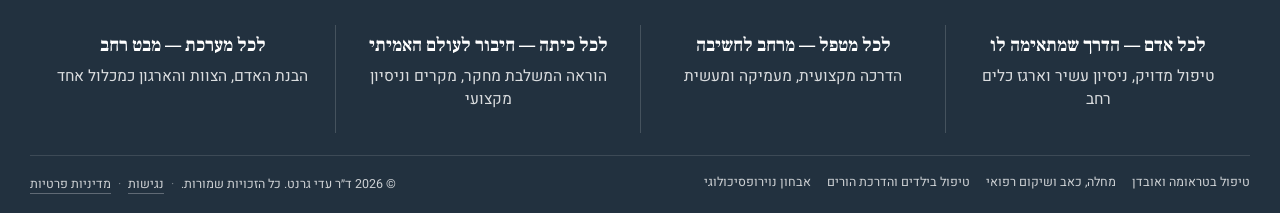
<file: rehabilitation.html>
<!DOCTYPE html>
<html dir="rtl" lang="he"><head>
<!-- Google Analytics: queue immediately, load library after first render -->
<script>
  window.dataLayer = window.dataLayer || [];
  function gtag(){dataLayer.push(arguments);}
  gtag('js', new Date());
  gtag('config', 'G-CSDEJJB0PF');
  (function(){
    var loaded=false;
    function loadGA(){
      if(loaded) return;
      loaded=true;
      var s=document.createElement('script');
      s.async=true;
      s.src='https://www.googletagmanager.com/gtag/js?id=G-CSDEJJB0PF';
      document.head.appendChild(s);
    }
    window.addEventListener('load', function(){
      if('requestIdleCallback' in window){
        requestIdleCallback(loadGA,{timeout:2000});
      }else{
        setTimeout(loadGA,500);
      }
    }, {once:true});
  })();
</script>
<meta charset="utf-8"/><meta content="width=device-width,initial-scale=1" name="viewport"/><meta content="#314257" name="theme-color"/><meta content="he_IL" property="og:locale"/><meta content="website" property="og:type"/><link href="https://fonts.googleapis.com/css2?family=Heebo:wght@400..700&amp;family=Frank+Ruhl+Libre:wght@500..700&amp;display=swap" rel="stylesheet" media="print" onload="this.media='all'"/>
<noscript><link href="https://fonts.googleapis.com/css2?family=Heebo:wght@400..700&amp;family=Frank+Ruhl+Libre:wght@500..700&amp;display=swap" rel="stylesheet"/></noscript><link href="style.css" rel="stylesheet"/><link href="effects.css" rel="preload" as="style" onload="this.onload=null;this.rel='stylesheet'"/><noscript><link href="effects.css" rel="stylesheet"/></noscript><link href="assets/favicon-32.png" rel="icon" sizes="32x32" type="image/png"/><link href="assets/apple-touch-icon.png" rel="apple-touch-icon" sizes="180x180"/><meta content="פסיכולוגיה שיקומית וטיפול במחלה כרונית, כאב, פגיעה ושיקום רפואי עם ד״ר עדי גרנט — פסיכולוגית קלינית ושיקומית מומחית ובעלת ניסיון בנוירופסיכולוגיה." name="description"/><meta content="ד״ר עדי גרנט" name="author"/><meta content="index,follow,max-snippet:-1,max-image-preview:large,max-video-preview:-1" name="robots"/><title>פסיכולוגיה שיקומית: מחלה, כאב ושיקום | ד״ר עדי גרנט</title><link href="https://adigranat.github.io/rehabilitation.html" rel="canonical"/><meta content="https://adigranat.github.io/rehabilitation.html" property="og:url"/><meta content="פסיכולוגיה שיקומית: מחלה, כאב ושיקום | ד״ר עדי גרנט" property="og:title"/><meta content="פסיכולוגיה שיקומית וטיפול במחלה כרונית, כאב, פגיעה ושיקום רפואי עם ד״ר עדי גרנט — פסיכולוגית קלינית ושיקומית מומחית ובעלת ניסיון בנוירופסיכולוגיה." property="og:description"/><meta content="ד״ר עדי גרנט" property="og:site_name"/><meta content="https://adigranat.github.io/assets/social-preview.jpg" property="og:image"/><meta content="1200" property="og:image:width"/><meta content="630" property="og:image:height"/><meta content="ד״ר עדי גרנט — פסיכולוגית קלינית ושיקומית מומחית | נוירופסיכולוגיה" property="og:image:alt"/><meta content="summary_large_image" name="twitter:card"/><meta content="פסיכולוגיה שיקומית: מחלה, כאב ושיקום | ד״ר עדי גרנט" name="twitter:title"/><meta content="פסיכולוגיה שיקומית וטיפול במחלה כרונית, כאב, פגיעה ושיקום רפואי עם ד״ר עדי גרנט — פסיכולוגית קלינית ושיקומית מומחית ובעלת ניסיון בנוירופסיכולוגיה." name="twitter:description"/><meta content="https://adigranat.github.io/assets/social-preview.jpg" name="twitter:image"/><meta content="ד״ר עדי גרנט — פסיכולוגית קלינית ושיקומית מומחית | נוירופסיכולוגיה" name="twitter:image:alt"/><script type="application/ld+json">{"@context":"https://schema.org","@graph":[{"@type":"WebSite","@id":"https://adigranat.github.io/#website","url":"https://adigranat.github.io/","name":"ד״ר עדי גרנט — פסיכולוגית קלינית ושיקומית","inLanguage":"he-IL","publisher":{"@id":"https://adigranat.github.io/#adi-granat"}},{"@type":"Person","@id":"https://adigranat.github.io/#adi-granat","name":"ד״ר עדי גרנט","url":"https://adigranat.github.io/","image":"https://adigranat.github.io/assets/adi-granat-portrait.webp","jobTitle":["פסיכולוגית קלינית מומחית","פסיכולוגית שיקומית מומחית","מדריכת פסיכולוגים"],"description":"פסיכולוגית קלינית מומחית ומדריכה ופסיכולוגית שיקומית מומחית, בעלת ניסיון רב בנוירופסיכולוגיה ובאבחון נוירופסיכולוגי, מנהלת השירות הפסיכולוגי במרכז הרפואי לשיקום לוינשטיין ומרצה.","telephone":"+972-54-247-4788","email":"Adi.psychoservice@gmail.com","address":{"@type":"PostalAddress","streetAddress":"מוטה גור 7","addressLocality":"פתח תקווה","addressCountry":"IL"},"worksFor":{"@type":"MedicalOrganization","name":"המרכז הרפואי לשיקום לוינשטיין"},"affiliation":[{"@type":"CollegeOrUniversity","name":"אוניברסיטת אריאל"},{"@type":"CollegeOrUniversity","name":"המכללה למינהל"}],"alumniOf":{"@type":"CollegeOrUniversity","name":"אוניברסיטת בר-אילן"},"sameAs":["https://www1.health.gov.il/nursing/influence/neta/2024-participants/adig/","https://www.ariel.ac.il/wp/acad-sec/%D7%99%D7%95%D7%9D-%D7%97%D7%A9%D7%99%D7%A4%D7%94-%D7%94%D7%9E%D7%92%D7%9E%D7%94-%D7%94%D7%A9%D7%99%D7%A7%D7%95%D7%9E%D7%99%D7%AA/","https://www.hebpsy.net/showprofile.asp?id=1170"],"knowsAbout":["טיפול פסיכולוגי","פסיכולוגיה קלינית","פסיכולוגיה שיקומית","נוירופסיכולוגיה","אבחון נוירופסיכולוגי","טראומה","פוסט טראומה","אובדן ושכול","משברי חיים ומעברים","שיקום רפואי","מחלות כרוניות","כאב נוירופלסטי","טיפול בילדים ובמתבגרים","הדרכת הורים","EMDR","CBT","ACT","היפנוזה","Play Therapy","מיינדפולנס"]},{"@type":"WebPage","@id":"https://adigranat.github.io/rehabilitation.html#webpage","url":"https://adigranat.github.io/rehabilitation.html","name":"פסיכולוגיה שיקומית: מחלה, כאב ושיקום | ד״ר עדי גרנט","description":"פסיכולוגיה שיקומית וטיפול במחלה כרונית, כאב, פגיעה ושיקום רפואי עם ד״ר עדי גרנט — פסיכולוגית קלינית ושיקומית מומחית ובעלת ניסיון בנוירופסיכולוגיה.","inLanguage":"he-IL","isPartOf":{"@id":"https://adigranat.github.io/#website"},"about":{"@id":"https://adigranat.github.io/#adi-granat"},"mainEntity":{"@id":"https://adigranat.github.io/rehabilitation.html#service"},"dateModified":"2026-08-23","breadcrumb":{"@id":"https://adigranat.github.io/rehabilitation.html#breadcrumb"}},{"@type":"Service","@id":"https://adigranat.github.io/rehabilitation.html#service","name":"טיפול פסיכולוגי במצבים רפואיים ושיקום","serviceType":"טיפול פסיכולוגי במצבים רפואיים ושיקום","provider":{"@id":"https://adigranat.github.io/#adi-granat"},"areaServed":{"@type":"Country","name":"ישראל"},"url":"https://adigranat.github.io/rehabilitation.html"},{"@type":"FAQPage","@id":"https://adigranat.github.io/rehabilitation.html#faq","mainEntity":[{"@type":"Question","name":"מהי פסיכולוגיה שיקומית ולמי היא מתאימה?","acceptedAnswer":{"@type":"Answer","text":"פסיכולוגיה שיקומית עוסקת בחיבור שבין מצב רפואי או תפקודי לבין החיים הרגשיים, המשפחתיים והיומיומיים. היא יכולה להתאים לילדים, מתבגרים ומבוגרים המתמודדים עם מחלה, פגיעה, כאב, שינוי בתפקוד או תהליך שיקום, וגם לבני משפחה שמושפעים מן השינוי."}},{"@type":"Question","name":"מתי כדאי לפנות לפסיכולוגית שיקומית?","acceptedAnswer":{"@type":"Answer","text":"כדאי לשקול פנייה כאשר מחלה, פציעה, אשפוז, כאב או שינוי בתפקוד מתחילים להשפיע על מצב הרוח, תחושת הזהות, היחסים, העבודה או היכולת לחזור לשגרה. אין צורך להמתין עד שהקושי יהפוך למשבר גדול; אפשר לפנות גם כדי להבין מה עובר עליכם ולבנות דרך התמודדות מותאמת."}},{"@type":"Question","name":"מה ההבדל בין פסיכולוגיה קלינית לפסיכולוגיה שיקומית?","acceptedAnswer":{"@type":"Answer","text":"שני התחומים כוללים אבחון וטיפול פסיכולוגי. בפסיכולוגיה שיקומית יש דגש מיוחד על ההתמודדות הנפשית עם מחלה, פגיעה, מוגבלות, כאב ושינויים בתפקוד, ועל הקשר בין האדם, המשפחה והמערכת הרפואית. בקליניקה ניתן לשלב בין נקודת המבט הקלינית והשיקומית בהתאם לסיבת הפנייה."}},{"@type":"Question","name":"האם טיפול פסיכולוגי שיקומי מתאים גם לבני משפחה?","acceptedAnswer":{"@type":"Answer","text":"כן. מצב רפואי או תהליך שיקום משפיעים לעיתים על כל המערכת המשפחתית — על בני זוג, הורים וילדים. בהתאם לצורך אפשר לשלב חשיבה או מפגשים עם בני משפחה, כדי להבין את השינוי בתפקידים ולחזק דרכי התמודדות ותמיכה."}},{"@type":"Question","name":"האם הטיפול מתאים גם לכאב כרוני או לכאב נוירופלסטי?","acceptedAnswer":{"@type":"Answer","text":"כן. כאב מתמשך וכאב נוירופלסטי הם בין תחומי העיסוק בקליניקה. העבודה הפסיכולוגית אינה מחליפה בירור או מעקב רפואי, אלא מתמקדת בקשר שבין מערכת העצבים, רגש, פחד מתנועה, דפוסי הימנעות והתפקוד היומיומי, בהתאם לצורך של כל אדם."}},{"@type":"Question","name":"מתי כדאי לשקול אבחון נוירופסיכולוגי כחלק מתהליך שיקום?","acceptedAnswer":{"@type":"Answer","text":"כאשר לאחר פגיעה, מחלה או אירוע נוירולוגי מופיעים שינויים בזיכרון, בקשב, במהירות החשיבה, בתכנון או בתפקוד היומיומי, ניתן לשקול אבחון נוירופסיכולוגי. מטרתו למפות את החוזקות והקשיים ולהפוך את הממצאים להמלצות מעשיות לטיפול, שיקום או התאמות."}},{"@type":"Question","name":"האם אפשר לקיים טיפול שיקומי גם אונליין?","acceptedAnswer":{"@type":"Answer","text":"כן, כאשר המפגש המקוון מתאים לצורך הקליני ולמצב התפקודי. אפשר לקיים מפגשים אונליין או בקליניקה בפתח תקווה, ולבחון בתחילת הדרך איזו מסגרת תאפשר טיפול נגיש, רציף ונוח יותר."}}]},{"@type":"BreadcrumbList","@id":"https://adigranat.github.io/rehabilitation.html#breadcrumb","itemListElement":[{"@type":"ListItem","position":1,"name":"דף הבית","item":"https://adigranat.github.io/"},{"@type":"ListItem","position":2,"name":"טיפול ואבחון","item":"https://adigranat.github.io/therapy.html"},{"@type":"ListItem","position":3,"name":"טיפול פסיכולוגי בהתמודדות עם מחלה, כאב ושיקום רפואי","item":"https://adigranat.github.io/rehabilitation.html"}]}]}</script><link rel="describedby" href="/llms.txt"/></head><body><a class="skip-link" href="#main">דילוג לתוכן המרכזי</a><header class="site-header"><div class="shell header-inner">
<a aria-label="דף הבית" class="brand" href="index.html"><img alt="" class="brand-logo" decoding="async" height="160" src="assets/logo-symbol.webp" width="144"/><span><strong>ד״ר עדי גרנט</strong><small>פסיכולוגית קלינית ושיקומית מומחית | נוירופסיכולוגיה</small></span></a>
<button aria-controls="nav" aria-expanded="false" class="menu-button" type="button">☰<span class="sr-only">פתיחת תפריט</span></button>
<nav aria-label="ניווט ראשי" class="main-nav" id="nav"><a href="about.html">אודותיי</a><a href="belief.html">אני מאמין</a><a class="active" aria-current="page" href="therapy.html">טיפול ואבחון</a><a href="professionals.html">הדרכה למטפלים</a><a href="academia.html">מרצה באקדמיה</a><a href="media.html">פרסומים ותקשורת</a><a class="nav-cta" href="contact.html">צרו קשר</a></nav>
</div></header><main class="topic-page" id="main"><section class="page-hero topic-hero"><div class="shell narrow"><p class="eyebrow">גוף, נפש ושיקום</p><h1>טיפול פסיכולוגי בהתמודדות עם מחלה, כאב ושיקום רפואי</h1><p class="lead">מחלה, פגיעה או שינוי בתפקוד משפיעים לא רק על הגוף אלא גם על הזהות, המשפחה, העבודה והתוכניות לעתיד. טיפול פסיכולוגי שיקומי מחבר בין החוויה הרגשית לבין המציאות הרפואית והיומיומית.</p></div></section><section class="section"><div class="shell topic-copy about-intro-frame"><h2>ליווי בתקופה שבה החיים משתנים</h2><p>הטיפול יכול לסייע בהתמודדות עם מחלות כרוניות, כאב נוירופלסטי, פגיעה גופנית ותהליכי שיקום. המטרה היא ליצור מקום לעיבוד האובדן והשינוי, לצד חיזוק יכולת ההסתגלות ומציאת דרכים לחזור לחיים שיש בהם בחירה ומשמעות.</p></div></section><section class="section soft"><div class="shell topic-copy about-intro-frame"><h2>ראייה של האדם, המשפחה והמערכת</h2><p>הניסיון בשיקום רפואי מאפשר להתייחס גם למפגש עם מערכות רפואיות, לשינויים בתפקידים במשפחה ולשאלות שעולות אצל בני זוג, הורים וילדים. במידת הצורך החשיבה הטיפולית כוללת גם את הסביבה הקרובה ואת הצוותים המלווים.</p></div></section><section class="section"><div class="shell topic-copy about-intro-frame"><h2>שילוב בין ניסיון קליני ונוירופסיכולוגי</h2><p>העבודה הקלינית נשענת על ניסיון רב בעולמות השיקום והנוירופסיכולוגיה. כאשר עולה שאלה לגבי שינוי קוגניטיבי בעקבות פגיעה או מחלה נוירולוגית, ניתן לבחון גם את הצורך באבחון נוירופסיכולוגי נפרד.</p></div></section><section class="section soft"><div class="shell about-intro-frame topic-faq-frame"><div class="section-head"><p class="eyebrow">שאלות נפוצות</p><h2>שאלות נפוצות על פסיכולוגיה שיקומית, מחלה ושיקום</h2></div><div class="faq-list"><details><summary>מהי פסיכולוגיה שיקומית ולמי היא מתאימה?</summary><p>פסיכולוגיה שיקומית עוסקת בחיבור שבין מצב רפואי או תפקודי לבין החיים הרגשיים, המשפחתיים והיומיומיים. היא יכולה להתאים לילדים, מתבגרים ומבוגרים המתמודדים עם מחלה, פגיעה, כאב, שינוי בתפקוד או תהליך שיקום, וגם לבני משפחה שמושפעים מן השינוי.</p></details><details><summary>מתי כדאי לפנות לפסיכולוגית שיקומית?</summary><p>כדאי לשקול פנייה כאשר מחלה, פציעה, אשפוז, כאב או שינוי בתפקוד מתחילים להשפיע על מצב הרוח, תחושת הזהות, היחסים, העבודה או היכולת לחזור לשגרה. אין צורך להמתין עד שהקושי יהפוך למשבר גדול; אפשר לפנות גם כדי להבין מה עובר עליכם ולבנות דרך התמודדות מותאמת.</p></details><details><summary>מה ההבדל בין פסיכולוגיה קלינית לפסיכולוגיה שיקומית?</summary><p>שני התחומים כוללים אבחון וטיפול פסיכולוגי. בפסיכולוגיה שיקומית יש דגש מיוחד על ההתמודדות הנפשית עם מחלה, פגיעה, מוגבלות, כאב ושינויים בתפקוד, ועל הקשר בין האדם, המשפחה והמערכת הרפואית. בקליניקה ניתן לשלב בין נקודת המבט הקלינית והשיקומית בהתאם לסיבת הפנייה.</p></details><details><summary>האם טיפול פסיכולוגי שיקומי מתאים גם לבני משפחה?</summary><p>כן. מצב רפואי או תהליך שיקום משפיעים לעיתים על כל המערכת המשפחתית — על בני זוג, הורים וילדים. בהתאם לצורך אפשר לשלב חשיבה או מפגשים עם בני משפחה, כדי להבין את השינוי בתפקידים ולחזק דרכי התמודדות ותמיכה.</p></details><details><summary>האם הטיפול מתאים גם לכאב כרוני או לכאב נוירופלסטי?</summary><p>כן. כאב מתמשך וכאב נוירופלסטי הם בין תחומי העיסוק בקליניקה. העבודה הפסיכולוגית אינה מחליפה בירור או מעקב רפואי, אלא מתמקדת בקשר שבין מערכת העצבים, רגש, פחד מתנועה, דפוסי הימנעות והתפקוד היומיומי, בהתאם לצורך של כל אדם.</p></details><details><summary>מתי כדאי לשקול אבחון נוירופסיכולוגי כחלק מתהליך שיקום?</summary><p>כאשר לאחר פגיעה, מחלה או אירוע נוירולוגי מופיעים שינויים בזיכרון, בקשב, במהירות החשיבה, בתכנון או בתפקוד היומיומי, ניתן לשקול אבחון נוירופסיכולוגי. מטרתו למפות את החוזקות והקשיים ולהפוך את הממצאים להמלצות מעשיות לטיפול, שיקום או התאמות.</p></details><details><summary>האם אפשר לקיים טיפול שיקומי גם אונליין?</summary><p>כן, כאשר המפגש המקוון מתאים לצורך הקליני ולמצב התפקודי. אפשר לקיים מפגשים אונליין או בקליניקה בפתח תקווה, ולבחון בתחילת הדרך איזו מסגרת תאפשר טיפול נגיש, רציף ונוח יותר.</p></details></div></div></section><section class="section"><div class="shell cta-panel belief-cta-panel"><div><h2>אפשר להתחיל בשיחה קצרה</h2><p>פגישת היכרות מאפשרת להבין את הצורך ולבדוק יחד מה נכון ומתאים כעת.</p></div><a class="button primary" href="contact.html">יצירת קשר</a></div></section></main><footer class="site-footer site-footer-messages-only">
<div aria-label="תחומי המענה של ד״ר עדי גרנט" class="shell footer-messages-grid">
<article class="footer-message-box">
<strong>לכל אדם — הדרך שמתאימה לו</strong>
<span>טיפול מדויק, ניסיון עשיר וארגז כלים רחב</span>
</article>
<article class="footer-message-box">
<strong>לכל מטפל — מרחב לחשיבה</strong>
<span>הדרכה מקצועית, מעמיקה ומעשית</span>
</article>
<article class="footer-message-box">
<strong>לכל כיתה — חיבור לעולם האמיתי</strong>
<span>הוראה המשלבת מחקר, מקרים וניסיון מקצועי</span>
</article>
<article class="footer-message-box">
<strong>לכל מערכת — מבט רחב</strong>
<span>הבנת האדם, הצוות והארגון כמכלול אחד</span>
</article>
</div>
<div class="shell footer-lower-row">
<nav aria-label="תחומי טיפול ואבחון" class="footer-topic-links"><a href="trauma.html">טיפול בטראומה ואובדן</a><a href="rehabilitation.html">מחלה, כאב ושיקום רפואי</a><a href="children.html">טיפול בילדים והדרכת הורים</a><a href="neuropsychology.html">אבחון נוירופסיכולוגי</a></nav>
<div class="footer-bottom">
<span class="footer-legal">© <span id="year"></span> ד״ר עדי גרנט. כל הזכויות שמורות. <span class="footer-legal-separator" aria-hidden="true">·</span> <a href="accessibility.html">נגישות</a> <span class="footer-legal-separator" aria-hidden="true">·</span> <a href="privacy.html">מדיניות פרטיות</a></span>
</div>
</div>
</footer><script src="script.js"></script></body></html>
</file>
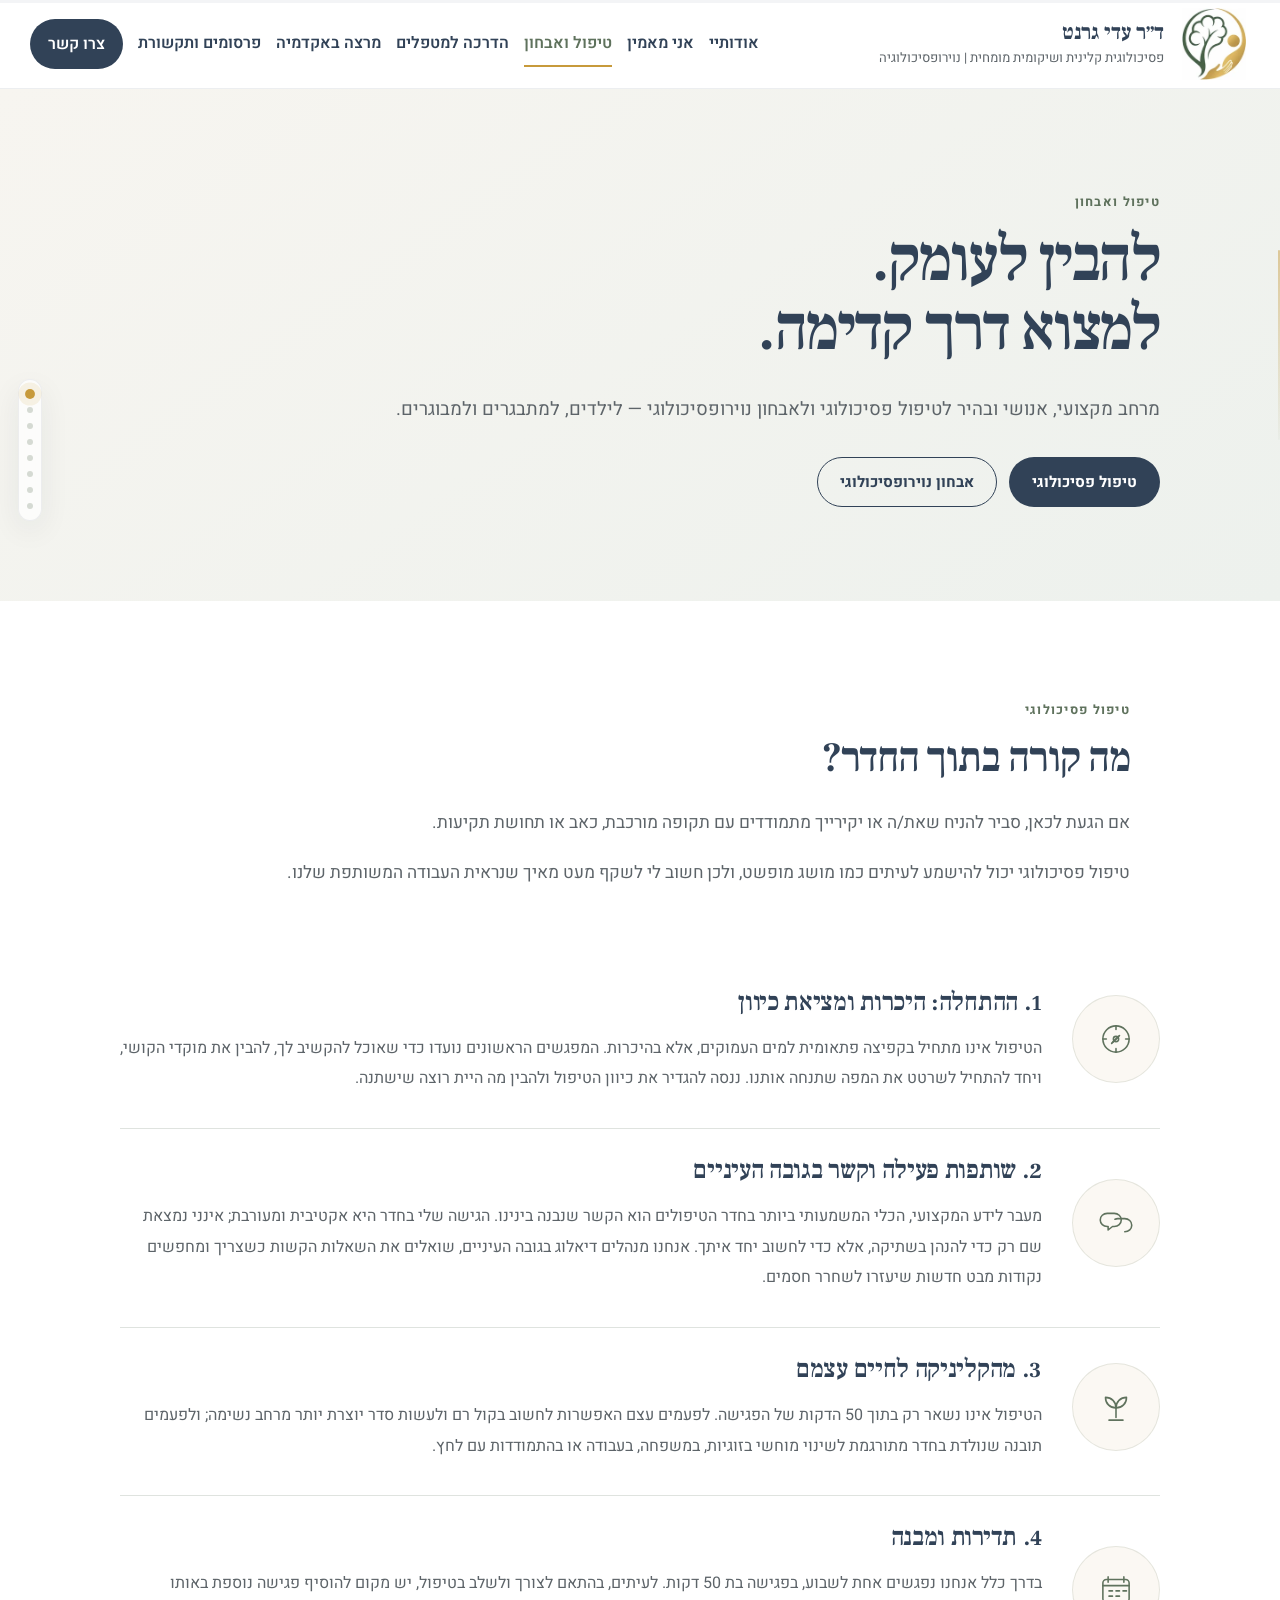
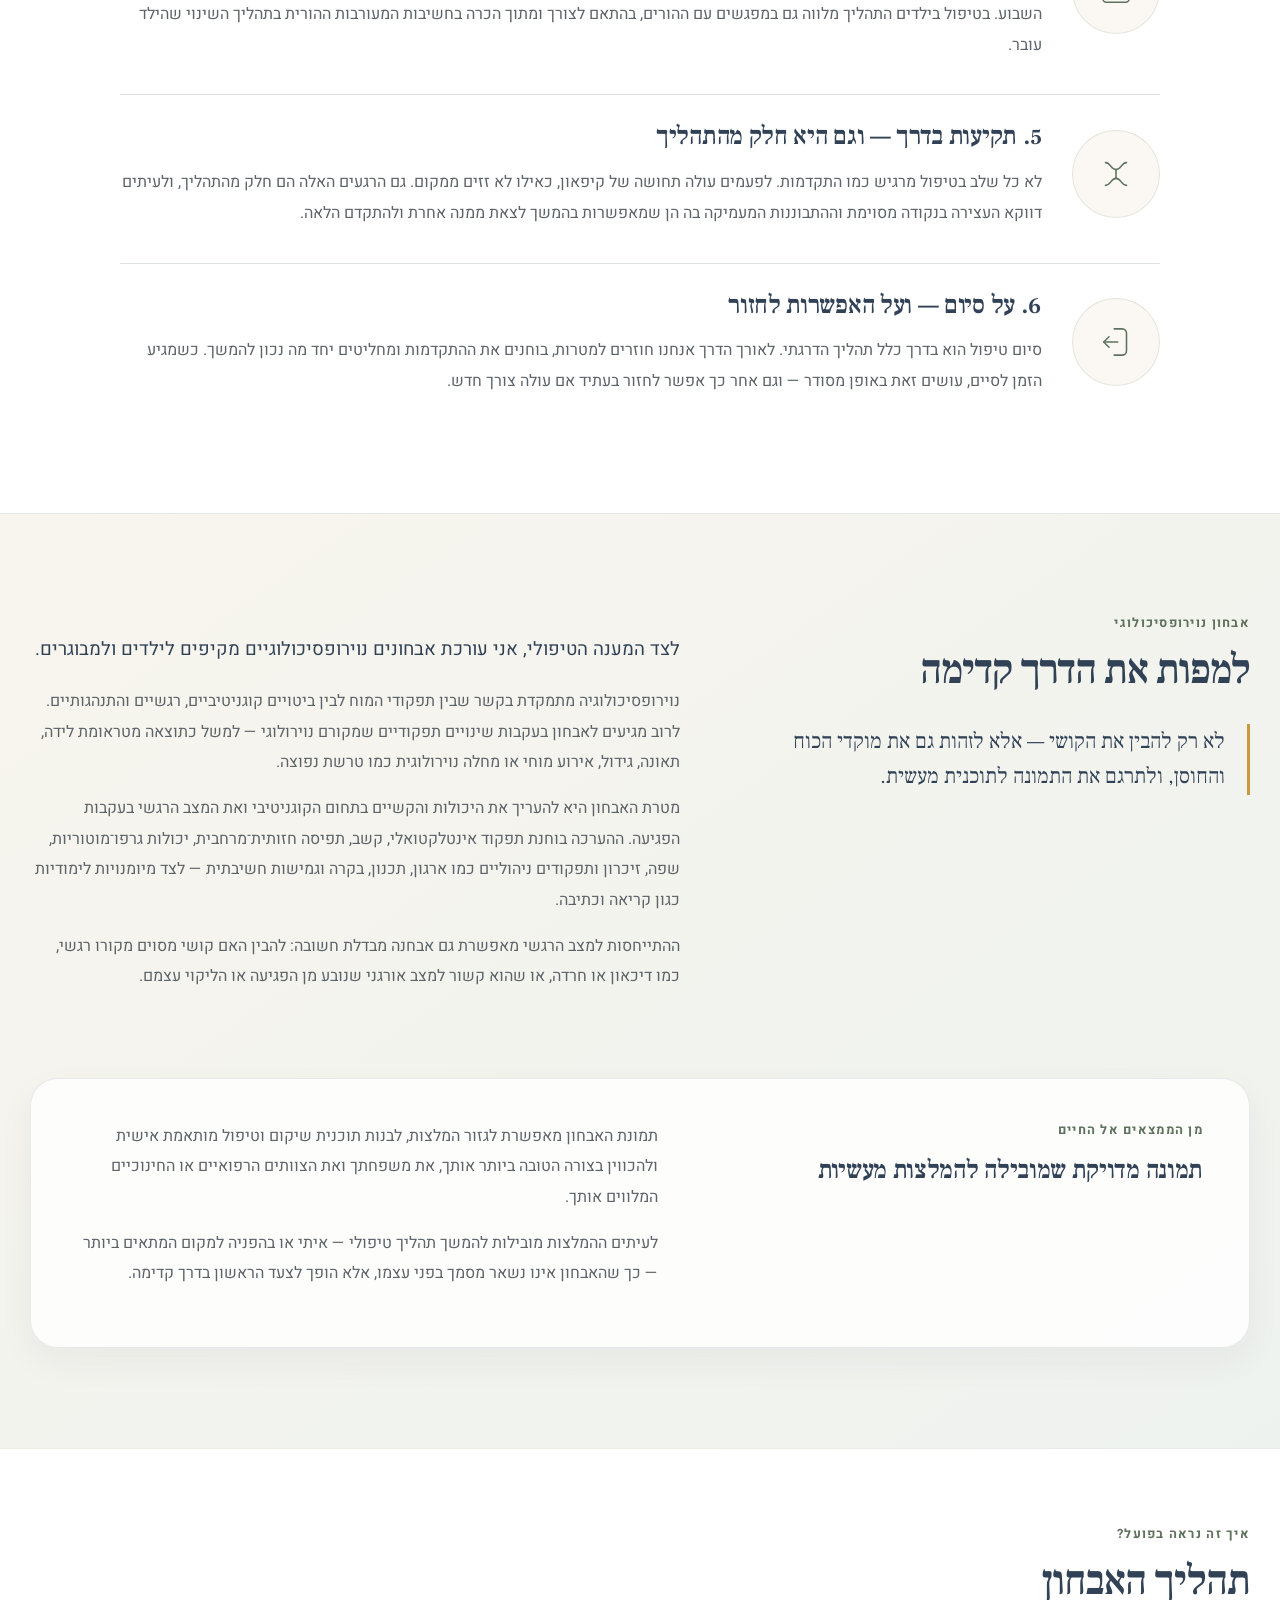
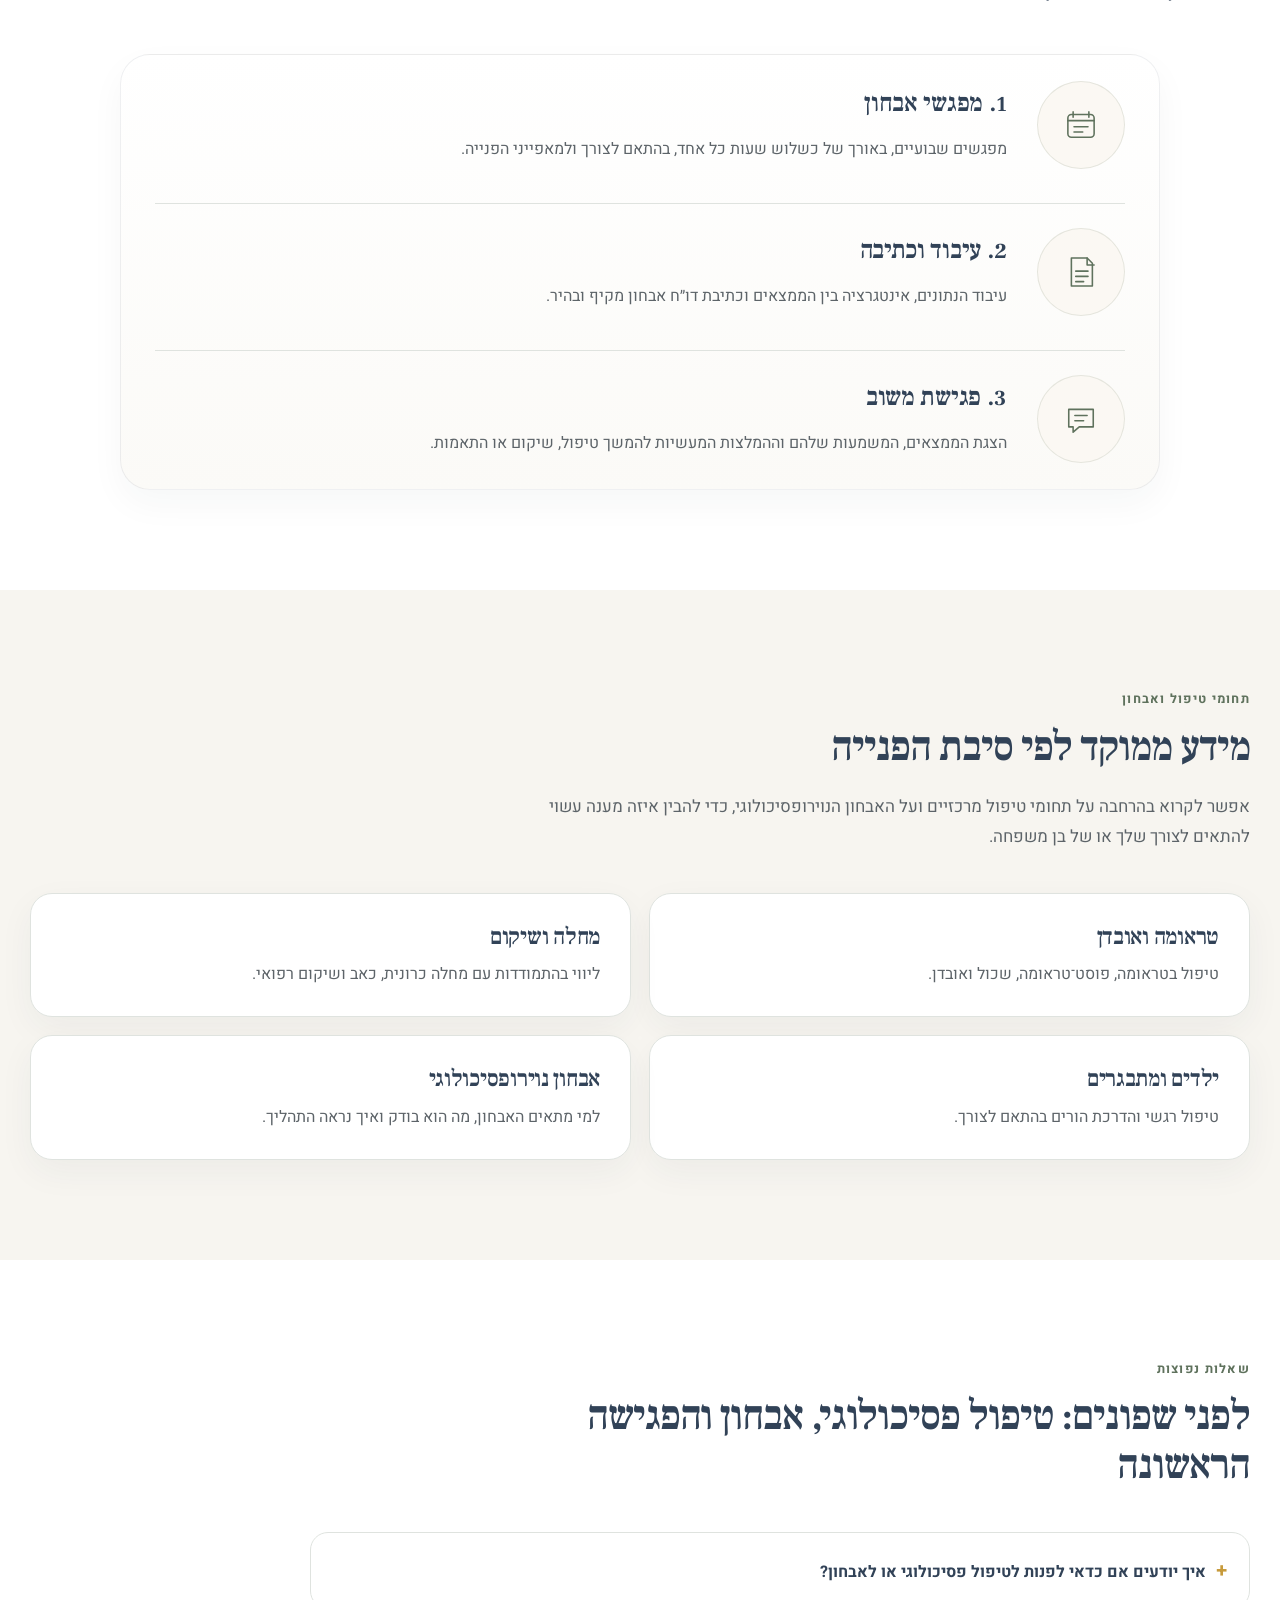
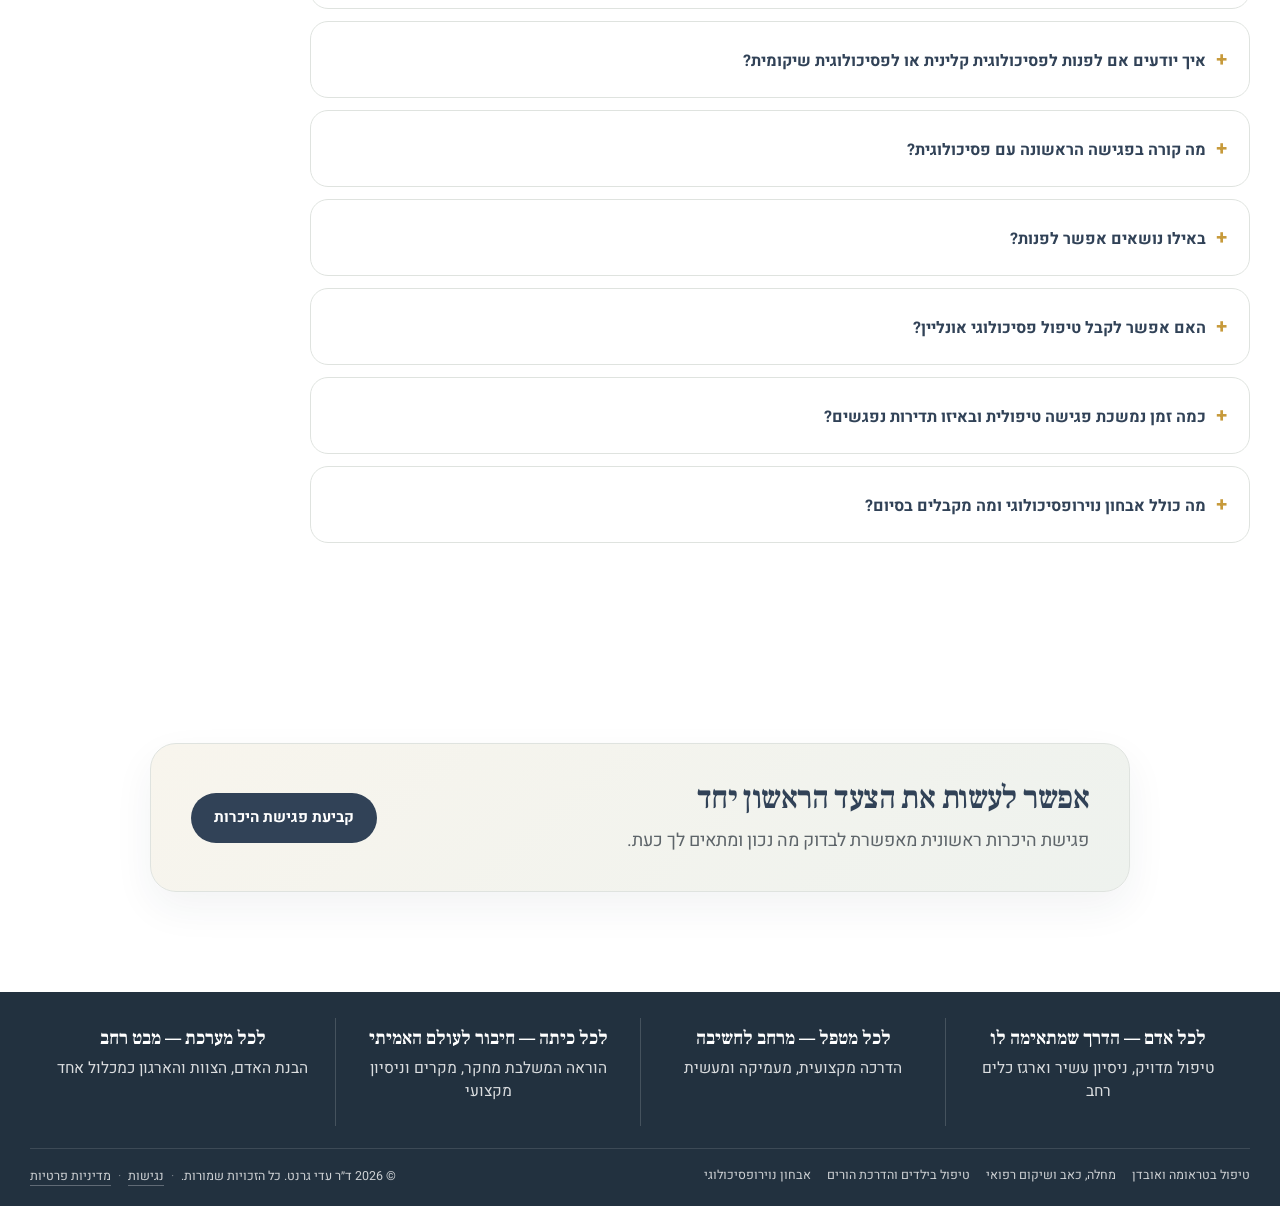
<file: therapy.html>
<!DOCTYPE html>

<html dir="rtl" lang="he"><head>
<!-- Google Analytics: queue immediately, load library after first render -->
<script>
  window.dataLayer = window.dataLayer || [];
  function gtag(){dataLayer.push(arguments);}
  gtag('js', new Date());
  gtag('config', 'G-CSDEJJB0PF');
  (function(){
    var loaded=false;
    function loadGA(){
      if(loaded) return;
      loaded=true;
      var s=document.createElement('script');
      s.async=true;
      s.src='https://www.googletagmanager.com/gtag/js?id=G-CSDEJJB0PF';
      document.head.appendChild(s);
    }
    window.addEventListener('load', function(){
      if('requestIdleCallback' in window){
        requestIdleCallback(loadGA,{timeout:2000});
      }else{
        setTimeout(loadGA,500);
      }
    }, {once:true});
  })();
</script>
<meta charset="utf-8"/><meta content="width=device-width,initial-scale=1" name="viewport"/><meta content="טיפול פסיכולוגי ואבחון נוירופסיכולוגי לילדים, מתבגרים ומבוגרים בפתח תקווה ואונליין. מענה סביב טראומה ואובדן, משברי חיים, מחלה ושיקום, ילדים והדרכת הורים." name="description"/><meta content="#314257" name="theme-color"/>
<meta content="he_IL" property="og:locale"/>
<meta content="website" property="og:type"/>
<meta content="טיפול פסיכולוגי ואבחון נוירופסיכולוגי | ד״ר עדי גרנט" property="og:title"/>
<meta content="טיפול פסיכולוגי ואבחון נוירופסיכולוגי לילדים, מתבגרים ומבוגרים בפתח תקווה ואונליין. מענה סביב טראומה ואובדן, משברי חיים, מחלה ושיקום, ילדים והדרכת הורים." property="og:description"/><title>טיפול פסיכולוגי ואבחון נוירופסיכולוגי | ד״ר עדי גרנט</title><link href="https://fonts.googleapis.com/css2?family=Heebo:wght@400..700&amp;family=Frank+Ruhl+Libre:wght@500..700&amp;display=swap" rel="stylesheet" media="print" onload="this.media='all'"/>
<noscript><link href="https://fonts.googleapis.com/css2?family=Heebo:wght@400..700&amp;family=Frank+Ruhl+Libre:wght@500..700&amp;display=swap" rel="stylesheet"/></noscript><link href="style.css" rel="stylesheet"/><link href="effects.css" rel="preload" as="style" onload="this.onload=null;this.rel='stylesheet'"/><noscript><link href="effects.css" rel="stylesheet"/></noscript><script type="application/ld+json">{"@context":"https://schema.org","@graph":[{"@type":"WebSite","@id":"https://adigranat.github.io/#website","url":"https://adigranat.github.io/","name":"ד״ר עדי גרנט — פסיכולוגית קלינית ושיקומית","inLanguage":"he-IL","publisher":{"@id":"https://adigranat.github.io/#adi-granat"}},{"@type":"Person","@id":"https://adigranat.github.io/#adi-granat","name":"ד״ר עדי גרנט","url":"https://adigranat.github.io/","image":"https://adigranat.github.io/assets/adi-granat-portrait.webp","jobTitle":["פסיכולוגית קלינית מומחית","פסיכולוגית שיקומית מומחית","מדריכת פסיכולוגים"],"description":"פסיכולוגית קלינית מומחית ומדריכה ופסיכולוגית שיקומית מומחית, בעלת ניסיון רב בנוירופסיכולוגיה ובאבחון נוירופסיכולוגי, מנהלת השירות הפסיכולוגי במרכז הרפואי לשיקום לוינשטיין ומרצה.","telephone":"+972-54-247-4788","email":"Adi.psychoservice@gmail.com","address":{"@type":"PostalAddress","streetAddress":"מוטה גור 7","addressLocality":"פתח תקווה","addressCountry":"IL"},"worksFor":{"@type":"MedicalOrganization","name":"המרכז הרפואי לשיקום לוינשטיין"},"affiliation":[{"@type":"CollegeOrUniversity","name":"אוניברסיטת אריאל"},{"@type":"CollegeOrUniversity","name":"המכללה למינהל"}],"alumniOf":{"@type":"CollegeOrUniversity","name":"אוניברסיטת בר-אילן"},"sameAs":["https://www1.health.gov.il/nursing/influence/neta/2024-participants/adig/","https://www.ariel.ac.il/wp/acad-sec/%D7%99%D7%95%D7%9D-%D7%97%D7%A9%D7%99%D7%A4%D7%94-%D7%94%D7%9E%D7%92%D7%9E%D7%94-%D7%94%D7%A9%D7%99%D7%A7%D7%95%D7%9E%D7%99%D7%AA/","https://www.hebpsy.net/showprofile.asp?id=1170"],"knowsAbout":["טיפול פסיכולוגי","פסיכולוגיה קלינית","פסיכולוגיה שיקומית","נוירופסיכולוגיה","אבחון נוירופסיכולוגי","טראומה","פוסט טראומה","אובדן ושכול","משברי חיים ומעברים","שיקום רפואי","מחלות כרוניות","כאב נוירופלסטי","טיפול בילדים ובמתבגרים","הדרכת הורים","EMDR","CBT","ACT","היפנוזה","Play Therapy","מיינדפולנס"]},{"@type":"WebPage","@id":"https://adigranat.github.io/therapy.html#webpage","url":"https://adigranat.github.io/therapy.html","name":"טיפול פסיכולוגי ואבחון נוירופסיכולוגי | ד״ר עדי גרנט","description":"טיפול פסיכולוגי ואבחון נוירופסיכולוגי לילדים, מתבגרים ומבוגרים בפתח תקווה ואונליין. מענה סביב טראומה ואובדן, משברי חיים, מחלה ושיקום, ילדים והדרכת הורים.","inLanguage":"he-IL","isPartOf":{"@id":"https://adigranat.github.io/#website"},"about":{"@id":"https://adigranat.github.io/#adi-granat"},"dateModified":"2026-08-23","breadcrumb":{"@id":"https://adigranat.github.io/therapy.html#breadcrumb"}},{"@type":"FAQPage","@id":"https://adigranat.github.io/therapy.html#faq","mainEntity":[{"@type":"Question","name":"איך יודעים אם כדאי לפנות לטיפול פסיכולוגי או לאבחון?","acceptedAnswer":{"@type":"Answer","text":"טיפול מתאים כאשר המטרה המרכזית היא להבין מצוקה, לעבד חוויה, לשנות דפוסים או לשפר תפקוד ורווחה. אבחון מתאים כאשר יש שאלה מוגדרת שדורשת מיפוי שיטתי של תפקודים קוגניטיביים, רגשיים או התנהגותיים. בשיחת היכרות אפשר לברר איזו דרך מתאימה יותר לסיבת הפנייה."}},{"@type":"Question","name":"איך יודעים אם לפנות לפסיכולוגית קלינית או לפסיכולוגית שיקומית?","acceptedAnswer":{"@type":"Answer","text":"שתי ההתמחויות כוללות טיפול פסיכולוגי, אך פסיכולוגיה שיקומית מתמקדת במיוחד בהתמודדות עם מחלה, פגיעה, כאב, מוגבלות ושינויים בתפקוד. כאשר הקושי משלב היבטים רגשיים ורפואיים או שיקומיים, נקודת מבט שמשלבת ניסיון קליני ושיקומי יכולה להיות משמעותית."}},{"@type":"Question","name":"מה קורה בפגישה הראשונה עם פסיכולוגית?","acceptedAnswer":{"@type":"Answer","text":"הפגישה הראשונה נועדה להכיר את סיבת הפנייה, להבין מה מעסיק אותך כיום ומה היית רוצה שישתנה. אין צורך להגיע עם ניסוח מושלם של הבעיה; המטרה היא לבנות יחד תמונה ראשונית ולבדוק איזו מסגרת טיפולית או אבחונית יכולה להתאים."}},{"@type":"Question","name":"באילו נושאים אפשר לפנות?","acceptedAnswer":{"@type":"Answer","text":"אפשר לפנות סביב משברי חיים ומעברים, טראומה ואובדן, התמודדות עם מחלה ושיקום, כאב נוירופלסטי, קשיים רגשיים בילדים ובמתבגרים והדרכת הורים, וכן לצורך אבחון נוירופסיכולוגי כאשר קיימת שאלה קוגניטיבית או תפקודית."}},{"@type":"Question","name":"האם אפשר לקבל טיפול פסיכולוגי אונליין?","acceptedAnswer":{"@type":"Answer","text":"כן. המפגשים יכולים להתקיים בקליניקה בפתח תקווה או אונליין, בהתאם לסיבת הפנייה, לגיל, לצורך הקליני וליכולת לקיים מפגש פרטי ורציף. בתחילת הדרך אפשר לבדוק איזו מסגרת מתאימה יותר."}},{"@type":"Question","name":"כמה זמן נמשכת פגישה טיפולית ובאיזו תדירות נפגשים?","acceptedAnswer":{"@type":"Answer","text":"בדרך כלל פגישה טיפולית נמשכת 50 דקות ומתקיימת אחת לשבוע. בהתאם למטרות, לשלב בטיפול ולנסיבות החיים ניתן להתאים את התדירות."}},{"@type":"Question","name":"מה כולל אבחון נוירופסיכולוגי ומה מקבלים בסיום?","acceptedAnswer":{"@type":"Answer","text":"האבחון כולל מפגשי הערכה המותאמים לשאלת ההפניה, עיבוד ואינטגרציה של הממצאים, כתיבת דו״ח מקיף ופגישת משוב. בסיום מתקבלות המלצות מעשיות להמשך טיפול, שיקום, לימודים, עבודה או התאמות, בהתאם למטרת האבחון."}}]},{"@type":"BreadcrumbList","@id":"https://adigranat.github.io/therapy.html#breadcrumb","itemListElement":[{"@type":"ListItem","position":1,"name":"דף הבית","item":"https://adigranat.github.io/"},{"@type":"ListItem","position":2,"name":"טיפול ואבחון","item":"https://adigranat.github.io/therapy.html"}]},{"@type":"Service","@id":"https://adigranat.github.io/therapy.html#psychotherapy","name":"טיפול פסיכולוגי לילדים, מתבגרים ומבוגרים","serviceType":"טיפול פסיכולוגי","provider":{"@id":"https://adigranat.github.io/#adi-granat"},"areaServed":{"@type":"Country","name":"ישראל"},"url":"https://adigranat.github.io/therapy.html#psychotherapy"},{"@type":"Service","@id":"https://adigranat.github.io/therapy.html#neuropsych","name":"אבחון נוירופסיכולוגי לילדים ומבוגרים","serviceType":"אבחון נוירופסיכולוגי","provider":{"@id":"https://adigranat.github.io/#adi-granat"},"areaServed":{"@type":"Country","name":"ישראל"},"url":"https://adigranat.github.io/neuropsychology.html"}]}</script><link href="https://adigranat.github.io/therapy.html" rel="canonical"/><meta content="https://adigranat.github.io/therapy.html" property="og:url"/><meta content="https://adigranat.github.io/assets/social-preview.jpg" property="og:image"/><meta content="1200" property="og:image:width"/><meta content="630" property="og:image:height"/><meta content="summary_large_image" name="twitter:card"/><meta content="טיפול פסיכולוגי ואבחון נוירופסיכולוגי | ד״ר עדי גרנט" name="twitter:title"/><meta content="טיפול פסיכולוגי ואבחון נוירופסיכולוגי לילדים, מתבגרים ומבוגרים בפתח תקווה ואונליין. מענה סביב טראומה ואובדן, משברי חיים, מחלה ושיקום, ילדים והדרכת הורים." name="twitter:description"/><meta content="https://adigranat.github.io/assets/social-preview.jpg" name="twitter:image"/><link href="assets/favicon-32.png" rel="icon" sizes="32x32" type="image/png"/><link href="assets/apple-touch-icon.png" rel="apple-touch-icon" sizes="180x180"/><meta content="ד״ר עדי גרנט" property="og:site_name"/><meta content="ד״ר עדי גרנט" name="author"/><meta content="index,follow,max-snippet:-1,max-image-preview:large,max-video-preview:-1" name="robots"/><meta content="ד״ר עדי גרנט — פסיכולוגית קלינית ושיקומית מומחית | נוירופסיכולוגיה" property="og:image:alt"/><meta content="ד״ר עדי גרנט — פסיכולוגית קלינית ושיקומית מומחית | נוירופסיכולוגיה" name="twitter:image:alt"/><link rel="describedby" href="/llms.txt"/></head><body><a class="skip-link" href="#main">דילוג לתוכן המרכזי</a>
<header class="site-header"><div class="shell header-inner">
<a aria-label="דף הבית" class="brand" href="index.html"><img alt="" class="brand-logo" decoding="async" height="160" src="assets/logo-symbol.webp" width="144"/><span><strong>ד״ר עדי גרנט</strong><small>פסיכולוגית קלינית ושיקומית מומחית | נוירופסיכולוגיה</small></span></a>
<button aria-controls="nav" aria-expanded="false" class="menu-button" type="button">☰<span class="sr-only">פתיחת תפריט</span></button>
<nav aria-label="ניווט ראשי" class="main-nav" id="nav"><a href="about.html">אודותיי</a><a href="belief.html">אני מאמין</a><a class="active" aria-current="page" href="therapy.html">טיפול ואבחון</a><a href="professionals.html">הדרכה למטפלים</a><a href="academia.html">מרצה באקדמיה</a><a href="media.html">פרסומים ותקשורת</a><a class="nav-cta" href="contact.html">צרו קשר</a></nav>
</div></header><main class="therapy-page" id="main">
<section class="therapy-hero">
<div class="shell therapy-hero-inner">
<p class="eyebrow">טיפול ואבחון</p>
<h1>להבין לעומק.<br/>למצוא דרך קדימה.</h1>
<p class="lead">מרחב מקצועי, אנושי ובהיר לטיפול פסיכולוגי ולאבחון נוירופסיכולוגי — לילדים, למתבגרים ולמבוגרים.</p>
<div aria-label="ניווט בעמוד" class="therapy-hero-actions">
<a class="button primary" href="#psychotherapy">טיפול פסיכולוגי</a>
<a class="button secondary" href="#neuropsych">אבחון נוירופסיכולוגי</a>
</div>
</div>
</section>
<section class="therapy-intro section" id="psychotherapy">
<div class="shell therapy-intro-grid">
<div class="therapy-sticky-heading">
<p class="eyebrow">טיפול פסיכולוגי</p>
<h2>מה קורה בתוך החדר?</h2>
<div class="therapy-opening prose">
<p>אם הגעת לכאן, סביר להניח שאת/ה או יקירייך מתמודדים עם תקופה מורכבת, כאב או תחושת תקיעות.</p>
<p>טיפול פסיכולוגי יכול להישמע לעיתים כמו מושג מופשט, ולכן חשוב לי לשקף מעט מאיך שנראית העבודה המשותפת שלנו.</p>
</div>
</div>
</div>
</section>
<section aria-labelledby="therapy-process-title" class="therapy-process-section therapy-process-option-one">
<div class="shell therapy-process-option-one-shell">
<div class="therapy-process-option-one-content">
<article class="therapy-process-row">
<div class="therapy-process-copy">
<h3 id="therapy-process-title">1. ההתחלה: היכרות ומציאת כיוון</h3>
<p>הטיפול אינו מתחיל בקפיצה פתאומית למים העמוקים, אלא בהיכרות. המפגשים הראשונים נועדו כדי שאוכל להקשיב לך, להבין את מוקדי הקושי, ויחד להתחיל לשרטט את המפה שתנחה אותנו. ננסה להגדיר את כיוון הטיפול ולהבין מה היית רוצה שישתנה.</p>
</div>
<div aria-hidden="true" class="therapy-process-icon">
<svg fill="none" stroke="currentColor" stroke-linecap="round" stroke-linejoin="round" stroke-width="1.8" viewbox="0 0 48 48"><circle cx="24" cy="24" r="15"></circle><circle cx="24" cy="24" r="3"></circle><path d="M24 9v4"></path><path d="M24 35v4"></path><path d="M9 24h4"></path><path d="M35 24h4"></path><path d="M28 20l-8 8"></path><path d="M19 29l8-8"></path></svg>
</div>
</article>
<article class="therapy-process-row">
<div class="therapy-process-copy">
<h3>2. שותפות פעילה וקשר בגובה העיניים</h3>
<p>מעבר לידע המקצועי, הכלי המשמעותי ביותר בחדר הטיפולים הוא הקשר שנבנה בינינו. הגישה שלי בחדר היא אקטיבית ומעורבת; אינני נמצאת שם רק כדי להנהן בשתיקה, אלא כדי לחשוב יחד איתך. אנחנו מנהלים דיאלוג בגובה העיניים, שואלים את השאלות הקשות כשצריך ומחפשים נקודות מבט חדשות שיעזרו לשחרר חסמים.</p>
</div>
<div aria-hidden="true" class="therapy-process-icon">
<svg fill="none" stroke="currentColor" stroke-linecap="round" stroke-linejoin="round" stroke-width="1.8" viewbox="0 0 48 48"><path d="M14 28c-4.5 0-8-3.2-8-7.5S9.5 13 14 13h8c4.5 0 8 3.2 8 7.5S26.5 28 22 28h-2l-5 4v-4h-1z"></path><path d="M34 34c4.5 0 8-3.2 8-7.5S38.5 19 34 19h-8c-1.1 0-2.2.2-3.2.6"></path></svg>
</div>
</article>
<article class="therapy-process-row">
<div class="therapy-process-copy">
<h3>3. מהקליניקה לחיים עצמם</h3>
<p>הטיפול אינו נשאר רק בתוך 50 הדקות של הפגישה. לפעמים עצם האפשרות לחשוב בקול רם ולעשות סדר יוצרת יותר מרחב נשימה; ולפעמים תובנה שנולדת בחדר מתורגמת לשינוי מוחשי בזוגיות, במשפחה, בעבודה או בהתמודדות עם לחץ.</p>
</div>
<div aria-hidden="true" class="therapy-process-icon">
<svg fill="none" stroke="currentColor" stroke-linecap="round" stroke-linejoin="round" stroke-width="1.8" viewbox="0 0 48 48"><path d="M24 36V24"></path><path d="M24 25c0-7 5-12 12-12 0 7-5 12-12 12z"></path><path d="M24 25c0-7-5-12-12-12 0 7 5 12 12 12z"></path><path d="M16 39h16"></path></svg>
</div>
</article>
<article class="therapy-process-row">
<div class="therapy-process-copy">
<h3>4. תדירות ומבנה</h3>
<p>בדרך כלל אנחנו נפגשים אחת לשבוע, בפגישה בת 50 דקות. לעיתים, בהתאם לצורך ולשלב בטיפול, יש מקום להוסיף פגישה נוספת באותו השבוע. בטיפול בילדים התהליך מלווה גם במפגשים עם ההורים, בהתאם לצורך ומתוך הכרה בחשיבות המעורבות ההורית בתהליך השינוי שהילד עובר.</p>
</div>
<div aria-hidden="true" class="therapy-process-icon">
<svg fill="none" stroke="currentColor" stroke-linecap="round" stroke-linejoin="round" stroke-width="1.8" viewbox="0 0 48 48"><rect height="26" rx="4" width="30" x="9" y="12"></rect><path d="M15 9v6"></path><path d="M33 9v6"></path><path d="M9 19h30"></path><path d="M16 25h4"></path><path d="M24 25h4"></path><path d="M32 25h4"></path><path d="M16 31h4"></path><path d="M24 31h4"></path></svg>
</div>
</article>
<article class="therapy-process-row">
<div class="therapy-process-copy">
<h3>5. תקיעות בדרך — וגם היא חלק מהתהליך</h3>
<p>לא כל שלב בטיפול מרגיש כמו התקדמות. לפעמים עולה תחושה של קיפאון, כאילו לא זזים ממקום. גם הרגעים האלה הם חלק מהתהליך, ולעיתים דווקא העצירה בנקודה מסוימת וההתבוננות המעמיקה בה הן שמאפשרות בהמשך לצאת ממנה אחרת ולהתקדם הלאה.</p>
</div>
<div aria-hidden="true" class="therapy-process-icon">
<svg fill="none" stroke="currentColor" stroke-linecap="round" stroke-linejoin="round" stroke-width="1.8" viewbox="0 0 48 48"><path d="M12 11c6 0 6 8 12 8s6-8 12-8"></path><path d="M12 37c6 0 6-8 12-8s6 8 12 8"></path><path d="M24 19v10"></path></svg>
</div>
</article>
<article class="therapy-process-row">
<div class="therapy-process-copy">
<h3>6. על סיום — ועל האפשרות לחזור</h3>
<p>סיום טיפול הוא בדרך כלל תהליך הדרגתי. לאורך הדרך אנחנו חוזרים למטרות, בוחנים את ההתקדמות ומחליטים יחד מה נכון להמשך. כשמגיע הזמן לסיים, עושים זאת באופן מסודר — וגם אחר כך אפשר לחזור בעתיד אם עולה צורך חדש.</p>
</div>
<div aria-hidden="true" class="therapy-process-icon">
<svg fill="none" stroke="currentColor" stroke-linecap="round" stroke-linejoin="round" stroke-width="1.8" viewbox="0 0 48 48"><path d="M22 9h9a5 5 0 0 1 5 5v20a5 5 0 0 1-5 5h-9"></path><path d="M26 24H10"></path><path d="M16 18l-6 6 6 6"></path></svg>
</div>
</article>
</div>
</div>
</section>
<section class="neuro-section section" id="neuropsych">
<div class="shell neuro-grid">
<div class="neuro-heading">
<p class="eyebrow">אבחון נוירופסיכולוגי</p>
<h2>למפות את הדרך קדימה</h2>
<p class="neuro-pullquote">לא רק להבין את הקושי — אלא לזהות גם את מוקדי הכוח והחוסן, ולתרגם את התמונה לתוכנית מעשית.</p>
</div>
<div class="neuro-content prose">
<p class="lead">לצד המענה הטיפולי, אני עורכת אבחונים נוירופסיכולוגיים מקיפים לילדים ולמבוגרים.</p>
<p>נוירופסיכולוגיה מתמקדת בקשר שבין תפקודי המוח לבין ביטויים קוגניטיביים, רגשיים והתנהגותיים. לרוב מגיעים לאבחון בעקבות שינויים תפקודיים שמקורם נוירולוגי — למשל כתוצאה מטראומת לידה, תאונה, גידול, אירוע מוחי או מחלה נוירולוגית כמו טרשת נפוצה.</p>
<p>מטרת האבחון היא להעריך את היכולות והקשיים בתחום הקוגניטיבי ואת המצב הרגשי בעקבות הפגיעה. ההערכה בוחנת תפקוד אינטלקטואלי, קשב, תפיסה חזותית־מרחבית, יכולות גרפו־מוטוריות, שפה, זיכרון ותפקודים ניהוליים כמו ארגון, תכנון, בקרה וגמישות חשיבתית — לצד מיומנויות לימודיות כגון קריאה וכתיבה.</p>
<p>ההתייחסות למצב הרגשי מאפשרת גם אבחנה מבדלת חשובה: להבין האם קושי מסוים מקורו רגשי, כמו דיכאון או חרדה, או שהוא קשור למצב אורגני שנובע מן הפגיעה או הליקוי עצמם.</p>
</div>
</div>
<div class="shell neuro-purpose-panel">
<div><p class="eyebrow">מן הממצאים אל החיים</p><h3>תמונה מדויקת שמובילה להמלצות מעשיות</h3></div>
<div class="prose"><p>תמונת האבחון מאפשרת לגזור המלצות, לבנות תוכנית שיקום וטיפול מותאמת אישית ולהכווין בצורה הטובה ביותר אותך, את משפחתך ואת הצוותים הרפואיים או החינוכיים המלווים אותך.</p><p>לעיתים ההמלצות מובילות להמשך תהליך טיפולי — איתי או בהפניה למקום המתאים ביותר — כך שהאבחון אינו נשאר מסמך בפני עצמו, אלא הופך לצעד הראשון בדרך קדימה.</p></div>
</div>
</section>
<section class="assessment-flow section soft">
<div class="shell">
<div class="section-head"><p class="eyebrow">איך זה נראה בפועל?</p><h2>תהליך האבחון</h2></div>
<div class="assessment-process-list">
<article class="assessment-process-row">
<div class="assessment-process-copy">
<h3>1. מפגשי אבחון</h3>
<p>מפגשים שבועיים, באורך של כשלוש שעות כל אחד, בהתאם לצורך ולמאפייני הפנייה.</p>
</div>
<div aria-hidden="true" class="assessment-process-icon">
<svg fill="none" stroke="currentColor" stroke-linecap="round" stroke-linejoin="round" stroke-width="1.8" viewbox="0 0 48 48"><rect height="26" rx="4" width="30" x="9" y="12"></rect><path d="M15 9v6"></path><path d="M33 9v6"></path><path d="M9 19h30"></path><path d="M16 26h16"></path><path d="M16 32h10"></path></svg>
</div>
</article>
<article class="assessment-process-row">
<div class="assessment-process-copy">
<h3>2. עיבוד וכתיבה</h3>
<p>עיבוד הנתונים, אינטגרציה בין הממצאים וכתיבת דו״ח אבחון מקיף ובהיר.</p>
</div>
<div aria-hidden="true" class="assessment-process-icon">
<svg fill="none" stroke="currentColor" stroke-linecap="round" stroke-linejoin="round" stroke-width="1.8" viewbox="0 0 48 48"><path d="M13 8h18l6 6v26H13z"></path><path d="M31 8v8h8"></path><path d="M18 23h14"></path><path d="M18 29h14"></path><path d="M18 35h9"></path></svg>
</div>
</article>
<article class="assessment-process-row">
<div class="assessment-process-copy">
<h3>3. פגישת משוב</h3>
<p>הצגת הממצאים, המשמעות שלהם וההמלצות המעשיות להמשך טיפול, שיקום או התאמות.</p>
</div>
<div aria-hidden="true" class="assessment-process-icon">
<svg fill="none" stroke="currentColor" stroke-linecap="round" stroke-linejoin="round" stroke-width="1.8" viewbox="0 0 48 48"><path d="M10 13h28v20H22l-7 6v-6h-5z"></path><path d="M17 20h14"></path><path d="M17 26h10"></path></svg>
</div>
</article>
</div>
</div>
</section>
<section class="section soft seo-intent-section"><div class="shell"><div class="section-head"><p class="eyebrow">תחומי טיפול ואבחון</p><h2>מידע ממוקד לפי סיבת הפנייה</h2><p class="seo-intro">אפשר לקרוא בהרחבה על תחומי טיפול מרכזיים ועל האבחון הנוירופסיכולוגי, כדי להבין איזה מענה עשוי להתאים לצורך שלך או של בן משפחה.</p></div><div class="seo-topic-grid"><a class="seo-topic-card" href="trauma.html"><h3>טראומה ואובדן</h3><p>טיפול בטראומה, פוסט־טראומה, שכול ואובדן.</p></a><a class="seo-topic-card" href="rehabilitation.html"><h3>מחלה ושיקום</h3><p>ליווי בהתמודדות עם מחלה כרונית, כאב ושיקום רפואי.</p></a><a class="seo-topic-card" href="children.html"><h3>ילדים ומתבגרים</h3><p>טיפול רגשי והדרכת הורים בהתאם לצורך.</p></a><a class="seo-topic-card" href="neuropsychology.html"><h3>אבחון נוירופסיכולוגי</h3><p>למי מתאים האבחון, מה הוא בודק ואיך נראה התהליך.</p></a></div></div></section><section class="section"><div class="shell"><div class="section-head"><p class="eyebrow">שאלות נפוצות</p><h2>לפני שפונים: טיפול פסיכולוגי, אבחון והפגישה הראשונה</h2></div><div class="faq-list"><details><summary>איך יודעים אם כדאי לפנות לטיפול פסיכולוגי או לאבחון?</summary><p>טיפול מתאים כאשר המטרה המרכזית היא להבין מצוקה, לעבד חוויה, לשנות דפוסים או לשפר תפקוד ורווחה. אבחון מתאים כאשר יש שאלה מוגדרת שדורשת מיפוי שיטתי של תפקודים קוגניטיביים, רגשיים או התנהגותיים. בשיחת היכרות אפשר לברר איזו דרך מתאימה יותר לסיבת הפנייה.</p></details><details><summary>איך יודעים אם לפנות לפסיכולוגית קלינית או לפסיכולוגית שיקומית?</summary><p>שתי ההתמחויות כוללות טיפול פסיכולוגי, אך פסיכולוגיה שיקומית מתמקדת במיוחד בהתמודדות עם מחלה, פגיעה, כאב, מוגבלות ושינויים בתפקוד. כאשר הקושי משלב היבטים רגשיים ורפואיים או שיקומיים, נקודת מבט שמשלבת ניסיון קליני ושיקומי יכולה להיות משמעותית.</p></details><details><summary>מה קורה בפגישה הראשונה עם פסיכולוגית?</summary><p>הפגישה הראשונה נועדה להכיר את סיבת הפנייה, להבין מה מעסיק אותך כיום ומה היית רוצה שישתנה. אין צורך להגיע עם ניסוח מושלם של הבעיה; המטרה היא לבנות יחד תמונה ראשונית ולבדוק איזו מסגרת טיפולית או אבחונית יכולה להתאים.</p></details><details><summary>באילו נושאים אפשר לפנות?</summary><p>אפשר לפנות סביב משברי חיים ומעברים, טראומה ואובדן, התמודדות עם מחלה ושיקום, כאב נוירופלסטי, קשיים רגשיים בילדים ובמתבגרים והדרכת הורים, וכן לצורך אבחון נוירופסיכולוגי כאשר קיימת שאלה קוגניטיבית או תפקודית.</p></details><details><summary>האם אפשר לקבל טיפול פסיכולוגי אונליין?</summary><p>כן. המפגשים יכולים להתקיים בקליניקה בפתח תקווה או אונליין, בהתאם לסיבת הפנייה, לגיל, לצורך הקליני וליכולת לקיים מפגש פרטי ורציף. בתחילת הדרך אפשר לבדוק איזו מסגרת מתאימה יותר.</p></details><details><summary>כמה זמן נמשכת פגישה טיפולית ובאיזו תדירות נפגשים?</summary><p>בדרך כלל פגישה טיפולית נמשכת 50 דקות ומתקיימת אחת לשבוע. בהתאם למטרות, לשלב בטיפול ולנסיבות החיים ניתן להתאים את התדירות.</p></details><details><summary>מה כולל אבחון נוירופסיכולוגי ומה מקבלים בסיום?</summary><p>האבחון כולל מפגשי הערכה המותאמים לשאלת ההפניה, עיבוד ואינטגרציה של הממצאים, כתיבת דו״ח מקיף ופגישת משוב. בסיום מתקבלות המלצות מעשיות להמשך טיפול, שיקום, לימודים, עבודה או התאמות, בהתאם למטרת האבחון.</p></details></div></div></section><section class="section"><div class="shell cta-panel belief-cta-panel"><div><h2>אפשר לעשות את הצעד הראשון יחד</h2><p>פגישת היכרות ראשונית מאפשרת לבדוק מה נכון ומתאים לך כעת.</p></div><a class="button primary" href="contact.html">קביעת פגישת היכרות</a></div></section>
</main><footer class="site-footer site-footer-messages-only">
<div aria-label="תחומי המענה של ד״ר עדי גרנט" class="shell footer-messages-grid">
<article class="footer-message-box">
<strong>לכל אדם — הדרך שמתאימה לו</strong>
<span>טיפול מדויק, ניסיון עשיר וארגז כלים רחב</span>
</article>
<article class="footer-message-box">
<strong>לכל מטפל — מרחב לחשיבה</strong>
<span>הדרכה מקצועית, מעמיקה ומעשית</span>
</article>
<article class="footer-message-box">
<strong>לכל כיתה — חיבור לעולם האמיתי</strong>
<span>הוראה המשלבת מחקר, מקרים וניסיון מקצועי</span>
</article>
<article class="footer-message-box">
<strong>לכל מערכת — מבט רחב</strong>
<span>הבנת האדם, הצוות והארגון כמכלול אחד</span>
</article>
</div>
<div class="shell footer-lower-row">
<nav aria-label="תחומי טיפול ואבחון" class="footer-topic-links"><a href="trauma.html">טיפול בטראומה ואובדן</a><a href="rehabilitation.html">מחלה, כאב ושיקום רפואי</a><a href="children.html">טיפול בילדים והדרכת הורים</a><a href="neuropsychology.html">אבחון נוירופסיכולוגי</a></nav>
<div class="footer-bottom">
<span class="footer-legal">© <span id="year"></span> ד״ר עדי גרנט. כל הזכויות שמורות. <span class="footer-legal-separator" aria-hidden="true">·</span> <a href="accessibility.html">נגישות</a> <span class="footer-legal-separator" aria-hidden="true">·</span> <a href="privacy.html">מדיניות פרטיות</a></span>
</div>
</div>
</footer><script src="script.js"></script></body></html>
</file>
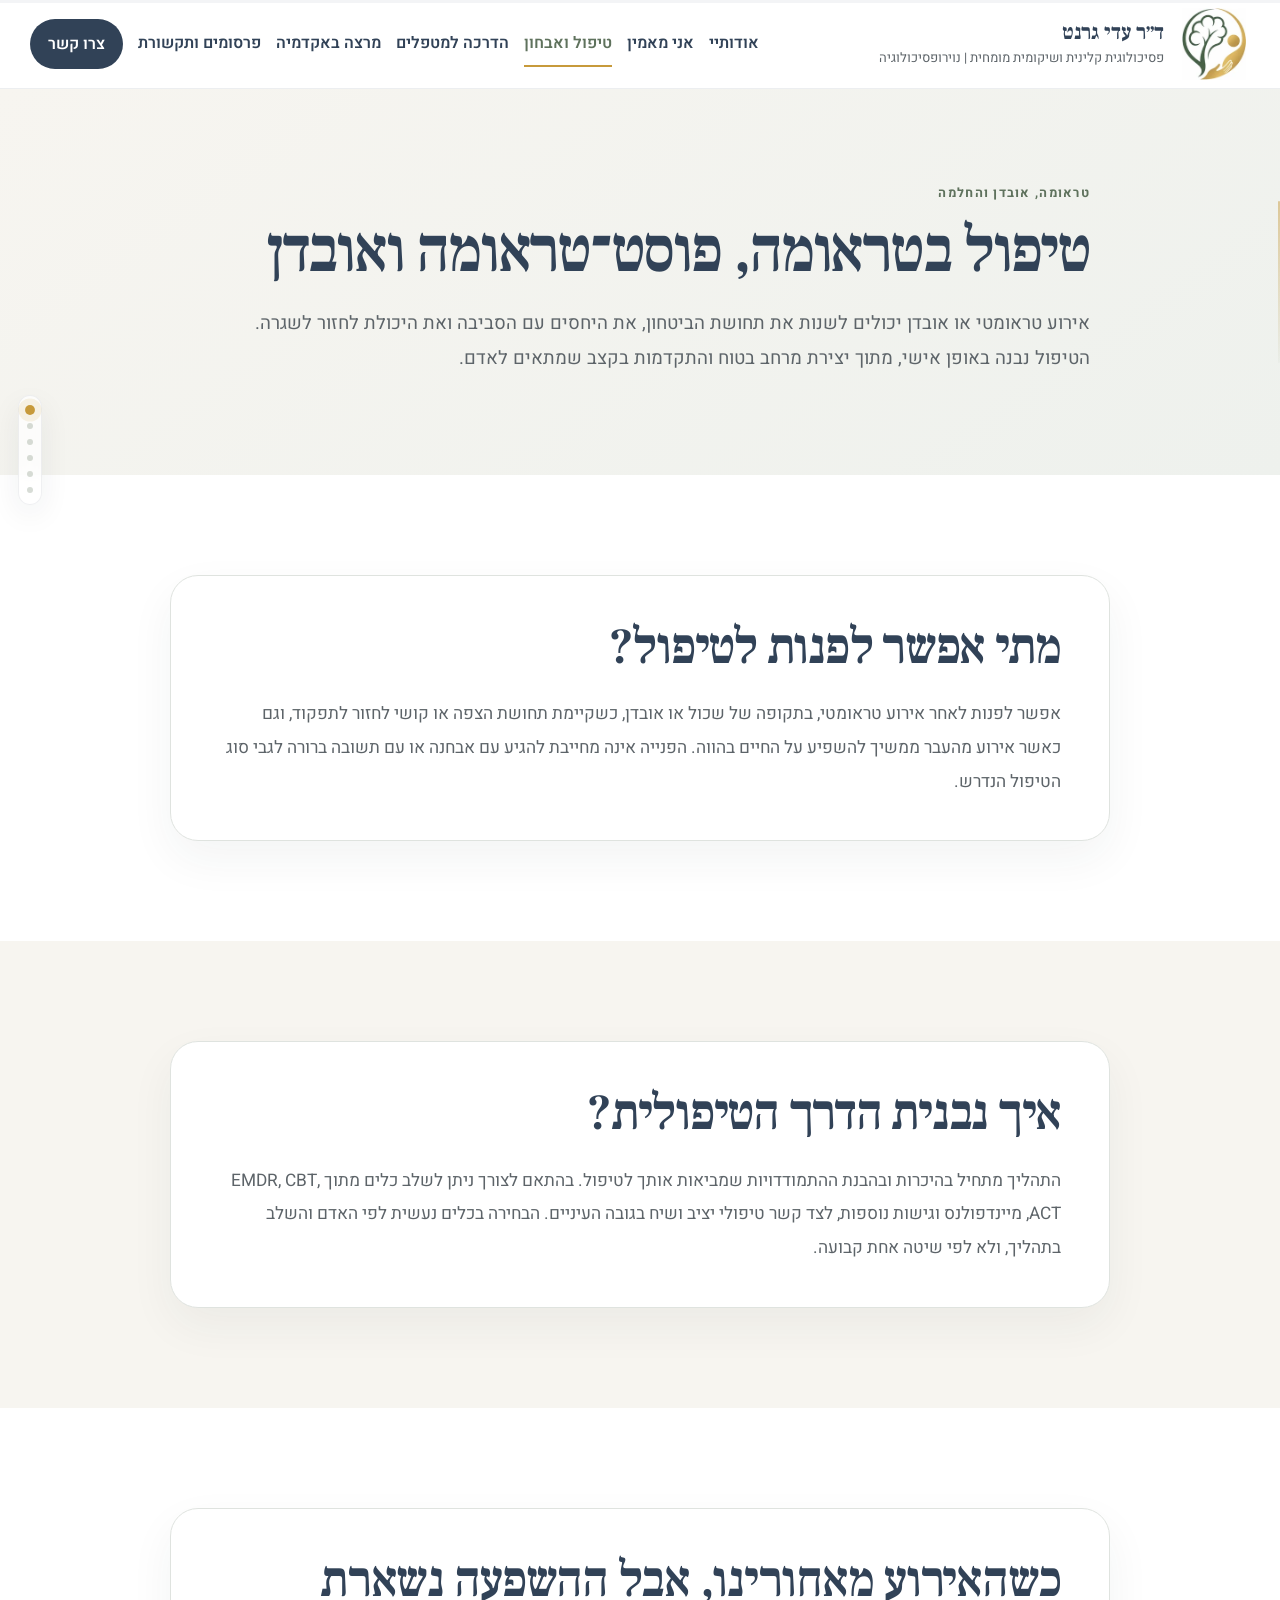
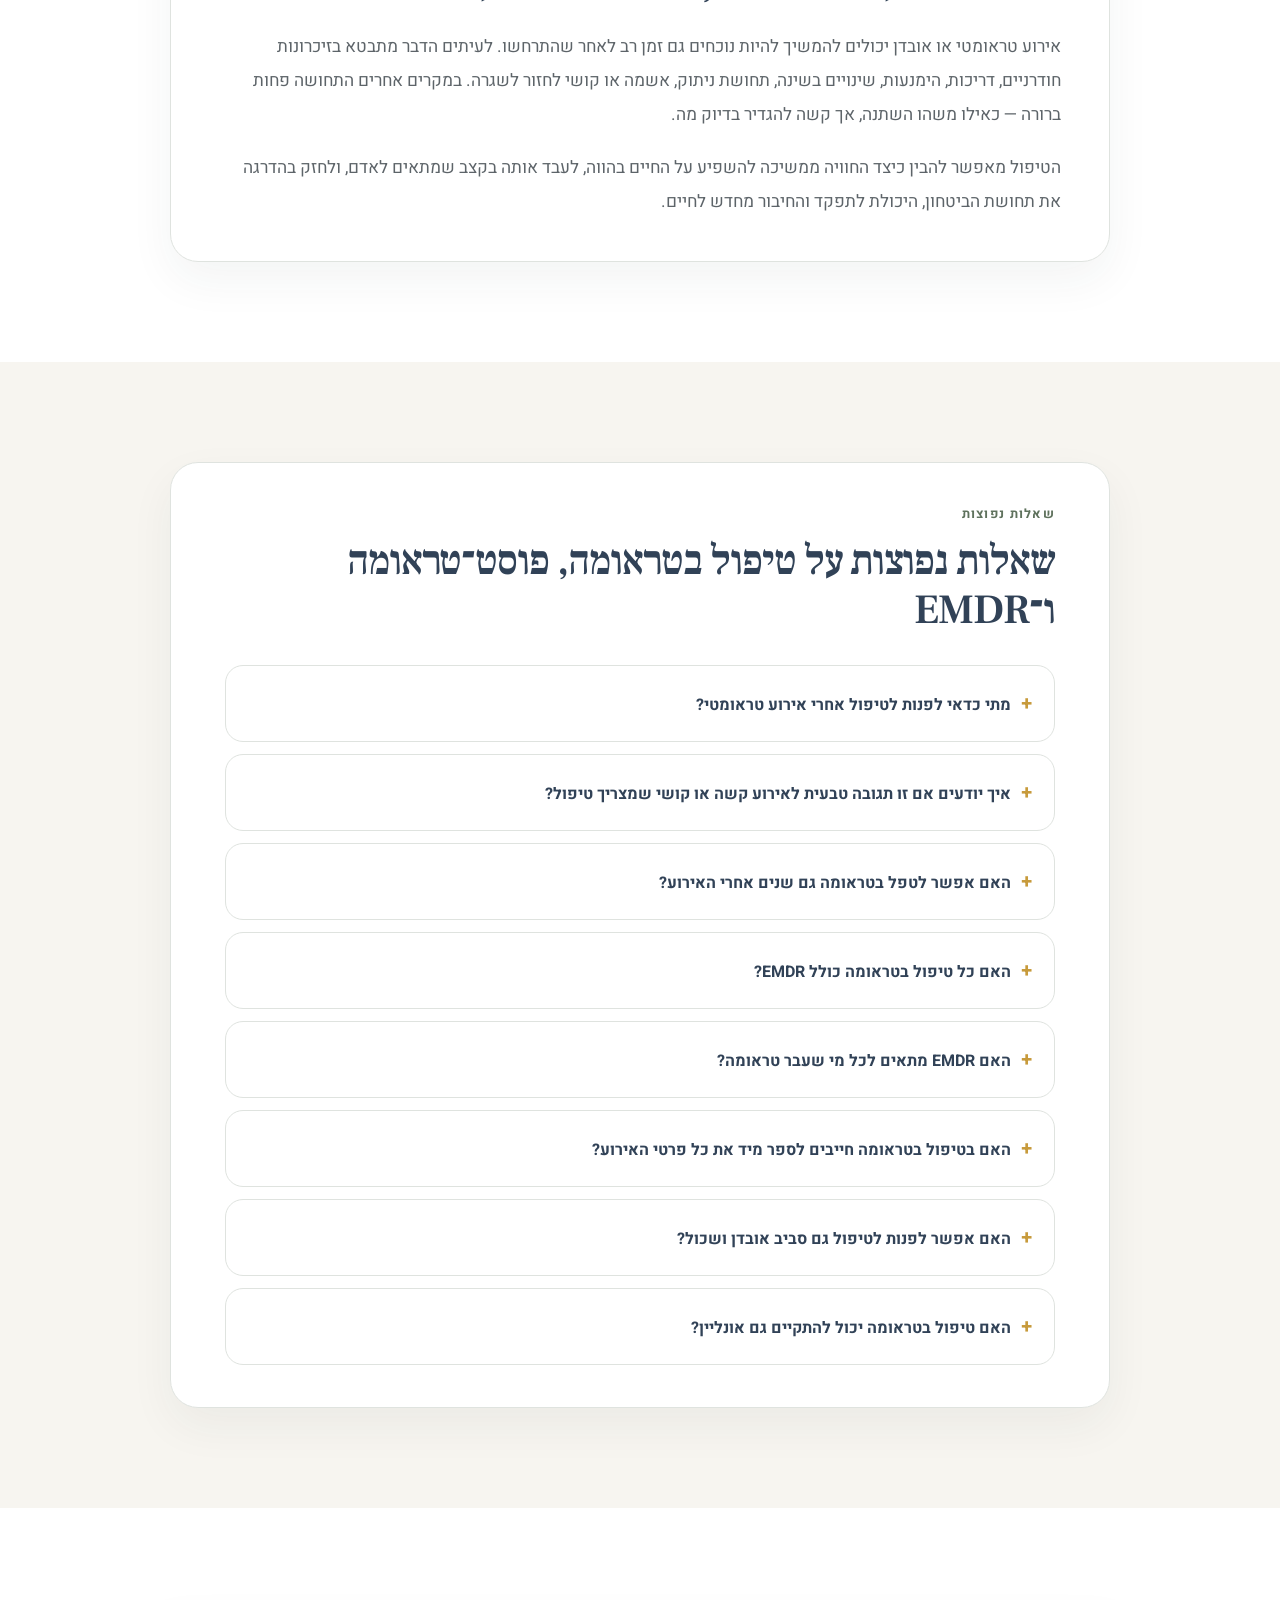
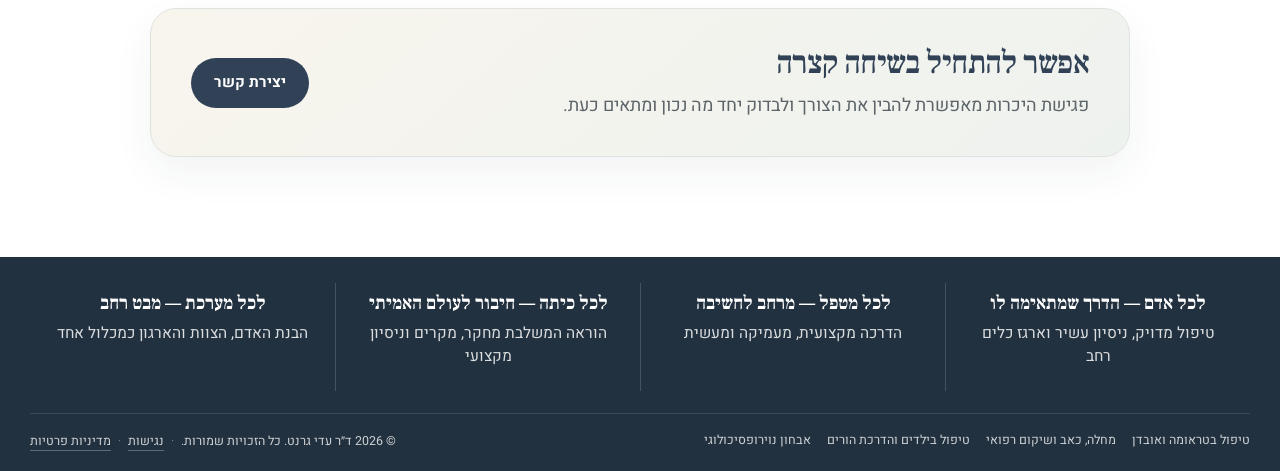
<file: trauma.html>
<!DOCTYPE html>
<html dir="rtl" lang="he"><head>
<!-- Google Analytics: queue immediately, load library after first render -->
<script>
  window.dataLayer = window.dataLayer || [];
  function gtag(){dataLayer.push(arguments);}
  gtag('js', new Date());
  gtag('config', 'G-CSDEJJB0PF');
  (function(){
    var loaded=false;
    function loadGA(){
      if(loaded) return;
      loaded=true;
      var s=document.createElement('script');
      s.async=true;
      s.src='https://www.googletagmanager.com/gtag/js?id=G-CSDEJJB0PF';
      document.head.appendChild(s);
    }
    window.addEventListener('load', function(){
      if('requestIdleCallback' in window){
        requestIdleCallback(loadGA,{timeout:2000});
      }else{
        setTimeout(loadGA,500);
      }
    }, {once:true});
  })();
</script>
<meta charset="utf-8"/><meta content="width=device-width,initial-scale=1" name="viewport"/><meta content="#314257" name="theme-color"/><meta content="he_IL" property="og:locale"/><meta content="website" property="og:type"/><link href="https://fonts.googleapis.com/css2?family=Heebo:wght@400..700&amp;family=Frank+Ruhl+Libre:wght@500..700&amp;display=swap" rel="stylesheet" media="print" onload="this.media='all'"/>
<noscript><link href="https://fonts.googleapis.com/css2?family=Heebo:wght@400..700&amp;family=Frank+Ruhl+Libre:wght@500..700&amp;display=swap" rel="stylesheet"/></noscript><link href="style.css" rel="stylesheet"/><link href="effects.css" rel="preload" as="style" onload="this.onload=null;this.rel='stylesheet'"/><noscript><link href="effects.css" rel="stylesheet"/></noscript><link href="assets/favicon-32.png" rel="icon" sizes="32x32" type="image/png"/><link href="assets/apple-touch-icon.png" rel="apple-touch-icon" sizes="180x180"/><meta content="טיפול פסיכולוגי בטראומה, פוסט־טראומה, אובדן ושכול עם ד״ר עדי גרנט — פסיכולוגית קלינית ושיקומית. טיפול מותאם לילדים, מתבגרים ומבוגרים בפתח תקווה או אונליין." name="description"/><meta content="ד״ר עדי גרנט" name="author"/><meta content="index,follow,max-snippet:-1,max-image-preview:large,max-video-preview:-1" name="robots"/><title>טיפול בטראומה ופוסט־טראומה בפתח תקווה | ד״ר עדי גרנט</title><link href="https://adigranat.github.io/trauma.html" rel="canonical"/><meta content="https://adigranat.github.io/trauma.html" property="og:url"/><meta content="טיפול בטראומה ופוסט־טראומה בפתח תקווה | ד״ר עדי גרנט" property="og:title"/><meta content="טיפול פסיכולוגי בטראומה, פוסט־טראומה, אובדן ושכול עם ד״ר עדי גרנט — פסיכולוגית קלינית ושיקומית. טיפול מותאם לילדים, מתבגרים ומבוגרים בפתח תקווה או אונליין." property="og:description"/><meta content="ד״ר עדי גרנט" property="og:site_name"/><meta content="https://adigranat.github.io/assets/social-preview.jpg" property="og:image"/><meta content="1200" property="og:image:width"/><meta content="630" property="og:image:height"/><meta content="ד״ר עדי גרנט — פסיכולוגית קלינית ושיקומית מומחית | נוירופסיכולוגיה" property="og:image:alt"/><meta content="summary_large_image" name="twitter:card"/><meta content="טיפול בטראומה ופוסט־טראומה בפתח תקווה | ד״ר עדי גרנט" name="twitter:title"/><meta content="טיפול פסיכולוגי בטראומה, פוסט־טראומה, אובדן ושכול עם ד״ר עדי גרנט — פסיכולוגית קלינית ושיקומית. טיפול מותאם לילדים, מתבגרים ומבוגרים בפתח תקווה או אונליין." name="twitter:description"/><meta content="https://adigranat.github.io/assets/social-preview.jpg" name="twitter:image"/><meta content="ד״ר עדי גרנט — פסיכולוגית קלינית ושיקומית מומחית | נוירופסיכולוגיה" name="twitter:image:alt"/><script type="application/ld+json">{"@context":"https://schema.org","@graph":[{"@type":"WebSite","@id":"https://adigranat.github.io/#website","url":"https://adigranat.github.io/","name":"ד״ר עדי גרנט — פסיכולוגית קלינית ושיקומית","inLanguage":"he-IL","publisher":{"@id":"https://adigranat.github.io/#adi-granat"}},{"@type":"Person","@id":"https://adigranat.github.io/#adi-granat","name":"ד״ר עדי גרנט","url":"https://adigranat.github.io/","image":"https://adigranat.github.io/assets/adi-granat-portrait.webp","jobTitle":["פסיכולוגית קלינית מומחית","פסיכולוגית שיקומית מומחית","מדריכת פסיכולוגים"],"description":"פסיכולוגית קלינית מומחית ומדריכה ופסיכולוגית שיקומית מומחית, בעלת ניסיון רב בנוירופסיכולוגיה ובאבחון נוירופסיכולוגי, מנהלת השירות הפסיכולוגי במרכז הרפואי לשיקום לוינשטיין ומרצה.","telephone":"+972-54-247-4788","email":"Adi.psychoservice@gmail.com","address":{"@type":"PostalAddress","streetAddress":"מוטה גור 7","addressLocality":"פתח תקווה","addressCountry":"IL"},"worksFor":{"@type":"MedicalOrganization","name":"המרכז הרפואי לשיקום לוינשטיין"},"affiliation":[{"@type":"CollegeOrUniversity","name":"אוניברסיטת אריאל"},{"@type":"CollegeOrUniversity","name":"המכללה למינהל"}],"alumniOf":{"@type":"CollegeOrUniversity","name":"אוניברסיטת בר-אילן"},"sameAs":["https://www1.health.gov.il/nursing/influence/neta/2024-participants/adig/","https://www.ariel.ac.il/wp/acad-sec/%D7%99%D7%95%D7%9D-%D7%97%D7%A9%D7%99%D7%A4%D7%94-%D7%94%D7%9E%D7%92%D7%9E%D7%94-%D7%94%D7%A9%D7%99%D7%A7%D7%95%D7%9E%D7%99%D7%AA/","https://www.hebpsy.net/showprofile.asp?id=1170"],"knowsAbout":["טיפול פסיכולוגי","פסיכולוגיה קלינית","פסיכולוגיה שיקומית","נוירופסיכולוגיה","אבחון נוירופסיכולוגי","טראומה","פוסט טראומה","אובדן ושכול","משברי חיים ומעברים","שיקום רפואי","מחלות כרוניות","כאב נוירופלסטי","טיפול בילדים ובמתבגרים","הדרכת הורים","EMDR","CBT","ACT","היפנוזה","Play Therapy","מיינדפולנס"]},{"@type":"WebPage","@id":"https://adigranat.github.io/trauma.html#webpage","url":"https://adigranat.github.io/trauma.html","name":"טיפול בטראומה ופוסט־טראומה בפתח תקווה | ד״ר עדי גרנט","description":"טיפול פסיכולוגי בטראומה, פוסט־טראומה, אובדן ושכול עם ד״ר עדי גרנט — פסיכולוגית קלינית ושיקומית. טיפול מותאם לילדים, מתבגרים ומבוגרים בפתח תקווה או אונליין.","inLanguage":"he-IL","isPartOf":{"@id":"https://adigranat.github.io/#website"},"about":{"@id":"https://adigranat.github.io/#adi-granat"},"mainEntity":{"@id":"https://adigranat.github.io/trauma.html#service"},"dateModified":"2026-08-23","breadcrumb":{"@id":"https://adigranat.github.io/trauma.html#breadcrumb"}},{"@type":"Service","@id":"https://adigranat.github.io/trauma.html#service","name":"טיפול בטראומה, פוסט־טראומה ואובדן","serviceType":"טיפול בטראומה, פוסט־טראומה ואובדן","provider":{"@id":"https://adigranat.github.io/#adi-granat"},"areaServed":{"@type":"Country","name":"ישראל"},"url":"https://adigranat.github.io/trauma.html"},{"@type":"FAQPage","@id":"https://adigranat.github.io/trauma.html#faq","mainEntity":[{"@type":"Question","name":"מתי כדאי לפנות לטיפול אחרי אירוע טראומטי?","acceptedAnswer":{"@type":"Answer","text":"תגובות כמו דריכות, חלומות, מחשבות חודרניות, הימנעות או קושי לחזור לשגרה יכולות להופיע אחרי אירוע קשה. כדאי לפנות להתייעצות כאשר המצוקה חזקה, אינה נחלשת עם הזמן או פוגעת בשינה, בעבודה, ביחסים או בתפקוד. לא צריך להמתין לאבחנה של פוסט־טראומה כדי לבקש עזרה."}},{"@type":"Question","name":"איך יודעים אם זו תגובה טבעית לאירוע קשה או קושי שמצריך טיפול?","acceptedAnswer":{"@type":"Answer","text":"בימים ובשבועות הראשונים תגובות דחק יכולות להיות חלק מתהליך הסתגלות טבעי. כאשר התסמינים נמשכים, מחמירים או מצמצמים את החיים — למשל בגלל הימנעות, דריכות גבוהה, פלאשבקים או קושי משמעותי בתפקוד — כדאי לבצע הערכה מקצועית ולבדוק אם טיפול יכול לסייע."}},{"@type":"Question","name":"האם אפשר לטפל בטראומה גם שנים אחרי האירוע?","acceptedAnswer":{"@type":"Answer","text":"כן. אפשר לפנות לטיפול גם זמן רב לאחר האירוע, במיוחד כאשר זיכרונות, הימנעות, אשמה, דריכות או דפוסים שנוצרו בעקבותיו ממשיכים להשפיע על ההווה. הטיפול מתחיל מהמקום שבו האדם נמצא כיום, ולא מהשאלה כמה זמן עבר."}},{"@type":"Question","name":"האם כל טיפול בטראומה כולל EMDR?","acceptedAnswer":{"@type":"Answer","text":"לא. EMDR הוא אחד הכלים האפשריים בטיפול בטראומה. הבחירה בו או בגישות אחרות נעשית לפי סוג הקושי, המטרות, היכולת לווסת מצוקה, הגיל והקצב המתאים למטופל או למטופלת."}},{"@type":"Question","name":"האם EMDR מתאים לכל מי שעבר טראומה?","acceptedAnswer":{"@type":"Answer","text":"לא בהכרח. לפני עבודה ב־EMDR חשוב להבין את התמונה המלאה, את היציבות הנוכחית ואת מטרות הטיפול. לעיתים נכון להתחיל בבניית ביטחון, ויסות ומשאבים, ורק לאחר מכן להחליט אם וכיצד לשלב עיבוד ממוקד של הזיכרון הטראומטי."}},{"@type":"Question","name":"האם בטיפול בטראומה חייבים לספר מיד את כל פרטי האירוע?","acceptedAnswer":{"@type":"Answer","text":"לא. טיפול בטראומה אינו מחייב לספר הכול בבת אחת. העבודה נעשית בהדרגה ובקצב שמאפשר להישאר בתוך חלון נסבל של מצוקה, תוך בניית תחושת ביטחון ושליטה בתהליך."}},{"@type":"Question","name":"האם אפשר לפנות לטיפול גם סביב אובדן ושכול?","acceptedAnswer":{"@type":"Answer","text":"כן. אובדן ושכול הם בין תחומי העיסוק בקליניקה. הטיפול מותאם לאופן שבו האובדן משפיע על האדם ועל המשפחה, ולשאלות של געגוע, אשמה, שינוי זהות, תפקוד והמשך החיים לצד האובדן."}},{"@type":"Question","name":"האם טיפול בטראומה יכול להתקיים גם אונליין?","acceptedAnswer":{"@type":"Answer","text":"כן, כאשר טיפול מקוון מתאים לצורך ולמצב הקליני. אפשר לקיים טיפול בקליניקה בפתח תקווה או אונליין, ולבחון יחד את המסגרת שתאפשר תחושת ביטחון, פרטיות ורצף טיפולי."}}]},{"@type":"BreadcrumbList","@id":"https://adigranat.github.io/trauma.html#breadcrumb","itemListElement":[{"@type":"ListItem","position":1,"name":"דף הבית","item":"https://adigranat.github.io/"},{"@type":"ListItem","position":2,"name":"טיפול ואבחון","item":"https://adigranat.github.io/therapy.html"},{"@type":"ListItem","position":3,"name":"טיפול בטראומה, פוסט־טראומה ואובדן","item":"https://adigranat.github.io/trauma.html"}]}]}</script><link rel="describedby" href="/llms.txt"/></head><body><a class="skip-link" href="#main">דילוג לתוכן המרכזי</a><header class="site-header"><div class="shell header-inner">
<a aria-label="דף הבית" class="brand" href="index.html"><img alt="" class="brand-logo" decoding="async" height="160" src="assets/logo-symbol.webp" width="144"/><span><strong>ד״ר עדי גרנט</strong><small>פסיכולוגית קלינית ושיקומית מומחית | נוירופסיכולוגיה</small></span></a>
<button aria-controls="nav" aria-expanded="false" class="menu-button" type="button">☰<span class="sr-only">פתיחת תפריט</span></button>
<nav aria-label="ניווט ראשי" class="main-nav" id="nav"><a href="about.html">אודותיי</a><a href="belief.html">אני מאמין</a><a class="active" aria-current="page" href="therapy.html">טיפול ואבחון</a><a href="professionals.html">הדרכה למטפלים</a><a href="academia.html">מרצה באקדמיה</a><a href="media.html">פרסומים ותקשורת</a><a class="nav-cta" href="contact.html">צרו קשר</a></nav>
</div></header><main class="topic-page" id="main"><section class="page-hero topic-hero"><div class="shell narrow"><p class="eyebrow">טראומה, אובדן והחלמה</p><h1>טיפול בטראומה, פוסט־טראומה ואובדן</h1><p class="lead">אירוע טראומטי או אובדן יכולים לשנות את תחושת הביטחון, את היחסים עם הסביבה ואת היכולת לחזור לשגרה. הטיפול נבנה באופן אישי, מתוך יצירת מרחב בטוח והתקדמות בקצב שמתאים לאדם.</p></div></section><section class="section"><div class="shell topic-copy about-intro-frame"><h2>מתי אפשר לפנות לטיפול?</h2><p>אפשר לפנות לאחר אירוע טראומטי, בתקופה של שכול או אובדן, כשקיימת תחושת הצפה או קושי לחזור לתפקוד, וגם כאשר אירוע מהעבר ממשיך להשפיע על החיים בהווה. הפנייה אינה מחייבת להגיע עם אבחנה או עם תשובה ברורה לגבי סוג הטיפול הנדרש.</p></div></section><section class="section soft"><div class="shell topic-copy about-intro-frame"><h2>איך נבנית הדרך הטיפולית?</h2><p>התהליך מתחיל בהיכרות ובהבנת ההתמודדויות שמביאות אותך לטיפול. בהתאם לצורך ניתן לשלב כלים מתוך EMDR, CBT, ACT, מיינדפולנס וגישות נוספות, לצד קשר טיפולי יציב ושיח בגובה העיניים. הבחירה בכלים נעשית לפי האדם והשלב בתהליך, ולא לפי שיטה אחת קבועה.</p></div></section><section class="section"><div class="shell topic-copy about-intro-frame"><h2>כשהאירוע מאחורינו, אבל ההשפעה נשארת</h2><p>אירוע טראומטי או אובדן יכולים להמשיך להיות נוכחים גם זמן רב לאחר שהתרחשו. לעיתים הדבר מתבטא בזיכרונות חודרניים, דריכות, הימנעות, שינויים בשינה, תחושת ניתוק, אשמה או קושי לחזור לשגרה. במקרים אחרים התחושה פחות ברורה — כאילו משהו השתנה, אך קשה להגדיר בדיוק מה.</p><p>הטיפול מאפשר להבין כיצד החוויה ממשיכה להשפיע על החיים בהווה, לעבד אותה בקצב שמתאים לאדם, ולחזק בהדרגה את תחושת הביטחון, היכולת לתפקד והחיבור מחדש לחיים.</p></div></section><section class="section soft"><div class="shell about-intro-frame topic-faq-frame"><div class="section-head"><p class="eyebrow">שאלות נפוצות</p><h2>שאלות נפוצות על טיפול בטראומה, פוסט־טראומה ו־EMDR</h2></div><div class="faq-list"><details><summary>מתי כדאי לפנות לטיפול אחרי אירוע טראומטי?</summary><p>תגובות כמו דריכות, חלומות, מחשבות חודרניות, הימנעות או קושי לחזור לשגרה יכולות להופיע אחרי אירוע קשה. כדאי לפנות להתייעצות כאשר המצוקה חזקה, אינה נחלשת עם הזמן או פוגעת בשינה, בעבודה, ביחסים או בתפקוד. לא צריך להמתין לאבחנה של פוסט־טראומה כדי לבקש עזרה.</p></details><details><summary>איך יודעים אם זו תגובה טבעית לאירוע קשה או קושי שמצריך טיפול?</summary><p>בימים ובשבועות הראשונים תגובות דחק יכולות להיות חלק מתהליך הסתגלות טבעי. כאשר התסמינים נמשכים, מחמירים או מצמצמים את החיים — למשל בגלל הימנעות, דריכות גבוהה, פלאשבקים או קושי משמעותי בתפקוד — כדאי לבצע הערכה מקצועית ולבדוק אם טיפול יכול לסייע.</p></details><details><summary>האם אפשר לטפל בטראומה גם שנים אחרי האירוע?</summary><p>כן. אפשר לפנות לטיפול גם זמן רב לאחר האירוע, במיוחד כאשר זיכרונות, הימנעות, אשמה, דריכות או דפוסים שנוצרו בעקבותיו ממשיכים להשפיע על ההווה. הטיפול מתחיל מהמקום שבו האדם נמצא כיום, ולא מהשאלה כמה זמן עבר.</p></details><details><summary>האם כל טיפול בטראומה כולל EMDR?</summary><p>לא. EMDR הוא אחד הכלים האפשריים בטיפול בטראומה. הבחירה בו או בגישות אחרות נעשית לפי סוג הקושי, המטרות, היכולת לווסת מצוקה, הגיל והקצב המתאים למטופל או למטופלת.</p></details><details><summary>האם EMDR מתאים לכל מי שעבר טראומה?</summary><p>לא בהכרח. לפני עבודה ב־EMDR חשוב להבין את התמונה המלאה, את היציבות הנוכחית ואת מטרות הטיפול. לעיתים נכון להתחיל בבניית ביטחון, ויסות ומשאבים, ורק לאחר מכן להחליט אם וכיצד לשלב עיבוד ממוקד של הזיכרון הטראומטי.</p></details><details><summary>האם בטיפול בטראומה חייבים לספר מיד את כל פרטי האירוע?</summary><p>לא. טיפול בטראומה אינו מחייב לספר הכול בבת אחת. העבודה נעשית בהדרגה ובקצב שמאפשר להישאר בתוך חלון נסבל של מצוקה, תוך בניית תחושת ביטחון ושליטה בתהליך.</p></details><details><summary>האם אפשר לפנות לטיפול גם סביב אובדן ושכול?</summary><p>כן. אובדן ושכול הם בין תחומי העיסוק בקליניקה. הטיפול מותאם לאופן שבו האובדן משפיע על האדם ועל המשפחה, ולשאלות של געגוע, אשמה, שינוי זהות, תפקוד והמשך החיים לצד האובדן.</p></details><details><summary>האם טיפול בטראומה יכול להתקיים גם אונליין?</summary><p>כן, כאשר טיפול מקוון מתאים לצורך ולמצב הקליני. אפשר לקיים טיפול בקליניקה בפתח תקווה או אונליין, ולבחון יחד את המסגרת שתאפשר תחושת ביטחון, פרטיות ורצף טיפולי.</p></details></div></div></section><section class="section"><div class="shell cta-panel belief-cta-panel"><div><h2>אפשר להתחיל בשיחה קצרה</h2><p>פגישת היכרות מאפשרת להבין את הצורך ולבדוק יחד מה נכון ומתאים כעת.</p></div><a class="button primary" href="contact.html">יצירת קשר</a></div></section></main><footer class="site-footer site-footer-messages-only">
<div aria-label="תחומי המענה של ד״ר עדי גרנט" class="shell footer-messages-grid">
<article class="footer-message-box">
<strong>לכל אדם — הדרך שמתאימה לו</strong>
<span>טיפול מדויק, ניסיון עשיר וארגז כלים רחב</span>
</article>
<article class="footer-message-box">
<strong>לכל מטפל — מרחב לחשיבה</strong>
<span>הדרכה מקצועית, מעמיקה ומעשית</span>
</article>
<article class="footer-message-box">
<strong>לכל כיתה — חיבור לעולם האמיתי</strong>
<span>הוראה המשלבת מחקר, מקרים וניסיון מקצועי</span>
</article>
<article class="footer-message-box">
<strong>לכל מערכת — מבט רחב</strong>
<span>הבנת האדם, הצוות והארגון כמכלול אחד</span>
</article>
</div>
<div class="shell footer-lower-row">
<nav aria-label="תחומי טיפול ואבחון" class="footer-topic-links"><a href="trauma.html">טיפול בטראומה ואובדן</a><a href="rehabilitation.html">מחלה, כאב ושיקום רפואי</a><a href="children.html">טיפול בילדים והדרכת הורים</a><a href="neuropsychology.html">אבחון נוירופסיכולוגי</a></nav>
<div class="footer-bottom">
<span class="footer-legal">© <span id="year"></span> ד״ר עדי גרנט. כל הזכויות שמורות. <span class="footer-legal-separator" aria-hidden="true">·</span> <a href="accessibility.html">נגישות</a> <span class="footer-legal-separator" aria-hidden="true">·</span> <a href="privacy.html">מדיניות פרטיות</a></span>
</div>
</div>
</footer><script src="script.js"></script></body></html>
</file>
<file: home.css>
:root{--navy:#314257;--navy-deep:#22313f;--sage:#a8b6a1;--sage-dark:#637761;--cream:#f7f5f0;--stone:#e8e4dc;--text:#5d6469;--white:#fff;--gold:#c79a3b;--line:#dfe3df;--shadow:0 24px 70px rgba(34,49,63,.12);--radius:24px;--max:1220px}*{box-sizing:border-box}html{scroll-behavior:smooth}body{margin:0;font-family:Heebo,Arial,sans-serif;color:var(--navy);background:#fff;line-height:1.75}a{color:inherit}img{display:block;max-width:100%}.shell{width:min(var(--max),calc(100% - 48px));margin:auto}.skip-link{position:fixed;top:8px;right:8px;z-index:999;transform:translateY(-150%);background:var(--navy);color:#fff;padding:10px 16px}.skip-link:focus{transform:none}.sr-only{position:absolute;width:1px;height:1px;overflow:hidden;clip:rect(0,0,0,0)}.site-header{position:sticky;top:0;z-index:50;background:rgba(255,255,255,.95);backdrop-filter:blur(16px);border-bottom:1px solid rgba(49,66,87,.09)}.header-inner{min-height:88px;display:flex;align-items:center;justify-content:space-between;gap:20px}.brand{display:flex;align-items:center;gap:12px;text-decoration:none;min-width:260px}.brand-logo{width:58px;height:58px;object-fit:contain}.brand strong,.brand small{display:block}.brand strong{font-family:"Frank Ruhl Libre",serif;font-size:1.18rem}.brand small{font-size:.72rem;color:var(--text);line-height:1.4}.main-nav{display:flex;align-items:center;gap:17px;white-space:nowrap}.main-nav a{text-decoration:none;font-size:.78rem;font-weight:600;padding:8px 0;border-bottom:2px solid transparent}.main-nav a:hover,.main-nav a.active{color:var(--sage-dark);border-color:var(--gold)}.main-nav .nav-cta{padding:10px 16px;border:0;border-radius:999px;background:var(--navy);color:#fff}.menu-button{display:none;background:none;border:0;font-size:1.7rem}.hero{padding:90px 0;background:linear-gradient(140deg,var(--cream),#edf1ed)}.hero-grid{display:grid;grid-template-columns:1.07fr .93fr;gap:80px;align-items:center}.eyebrow{margin:0 0 14px;color:var(--sage-dark);font-size:.78rem;font-weight:700;letter-spacing:.12em}.hero h1,h2,h3{font-family:"Frank Ruhl Libre",serif}.hero h1{margin:0;font-size:clamp(4.2rem,8vw,7rem);line-height:.93;letter-spacing:-.045em}.hero-lead{max-width:720px;color:var(--text);font-size:1.08rem}.actions{display:flex;flex-wrap:wrap;gap:12px;margin-top:28px}.button{display:inline-flex;align-items:center;justify-content:center;min-height:50px;padding:0 22px;border-radius:999px;text-decoration:none;font-weight:700;border:1px solid transparent;cursor:pointer;font-family:inherit;font-size:.95rem}.primary{background:var(--navy);color:#fff}.primary:hover{background:var(--navy-deep)}.secondary{border-color:var(--navy);background:transparent}.portrait{margin:0;position:relative}.portrait img{width:100%;height:580px;object-fit:cover;object-position:center 22%;padding:26px 12px 12px;background:#fff;border:1px solid rgba(49,66,87,.12);border-radius:34px;box-shadow:var(--shadow)}.portrait figcaption{position:absolute;bottom:24px;right:24px;left:24px;padding:15px 18px;background:rgba(49,66,87,.94);color:#fff;text-align:center;border-radius:12px;font-weight:500;letter-spacing:.01em}.section{padding:100px 0}.soft{background:var(--cream)}.section h2{font-size:clamp(2.5rem,5vw,4.35rem);line-height:1.08;letter-spacing:-.035em;margin:0 0 20px}.section-head{max-width:760px;margin-bottom:42px}.site-footer{background:var(--navy-deep);color:#fff;padding:48px 0 20px}.footer-bottom{display:flex;justify-content:space-between;gap:25px;border-top:1px solid rgba(255,255,255,.12);margin-top:35px;padding-top:18px;font-size:.75rem;color:rgba(255,255,255,.58)}@media (max-width:1120px){.main-nav{gap:11px}.main-nav a{font-size:.72rem}.brand{min-width:230px}.brand small{display:none}}@media (max-width:980px){.menu-button{display:block}.main-nav{display:none;position:absolute;top:88px;right:20px;left:20px;flex-direction:column;align-items:stretch;background:#fff;padding:14px;border-radius:18px;box-shadow:var(--shadow);white-space:normal}.main-nav.open{display:flex}.main-nav a{padding:10px 12px;font-size:.9rem}.hero-grid{grid-template-columns:1fr;gap:45px}.portrait{max-width:600px}}@media (max-width:640px){.shell{width:min(var(--max),calc(100% - 28px))}.header-inner{min-height:76px}.brand-logo{width:48px;height:48px}.brand{min-width:0}.brand strong{font-size:1rem}.hero{padding:65px 0}.hero h1{font-size:4rem}.portrait img{height:430px;padding:20px 9px 9px}.section{padding:72px 0}.footer-bottom{flex-direction:column}}.audience-hero{background:linear-gradient(135deg,#faf8f3 0%,#edf2ef 58%,#e3e9ec 100%)}.audience-actions{gap:10px}.soft-button{background:#dce7e1;border-color:#aebfb6;color:var(--navy-deep)}.soft-button:hover{background:#cfded6}@media (max-width:640px){.audience-actions{flex-direction:column}.audience-actions .button{width:100%}}.brand{min-width:300px}.brand small{max-width:270px}.main-nav a{font-size:.8rem}@media (max-width:1180px){.brand{min-width:270px}.main-nav{gap:11px}.main-nav a{font-size:.74rem}}.audience-hero{padding-top:54px;padding-bottom:68px}.audience-hero .hero-grid{align-items:start}.audience-hero .hero-copy{padding-top:0}.audience-hero .hero h1,.audience-hero h1{margin-bottom:20px}.hero-profile{border-right:3px solid var(--gold);padding-right:18px;display:grid;gap:5px;margin-bottom:22px}.hero-profile p{margin:0;font-weight:600;color:var(--navy);line-height:1.55}.audience-hero .hero-lead{margin:0;max-width:720px;font-size:1.05rem;line-height:1.85}.audience-actions{margin-top:24px}.hero-location{margin-top:22px;display:grid;gap:5px;color:var(--text);font-size:.94rem}.hero-location p{margin:0;padding-right:18px;position:relative}.hero-location p::before{content:"•";position:absolute;right:0;color:var(--gold);font-weight:700}@media (max-width:900px){.audience-hero{padding-top:38px;padding-bottom:52px}.audience-hero .hero-grid{align-items:center}.hero-profile{margin-bottom:18px}}.brand{min-width:320px}.brand strong{font-size:1.34rem;line-height:1.15}.main-nav{gap:16px}.main-nav a{font-size:.86rem;font-weight:600}.main-nav .nav-cta{padding:11px 18px}@media (max-width:1180px){.brand{min-width:285px}.brand strong{font-size:1.24rem}.brand small{font-size:.76rem;max-width:255px}.main-nav{gap:10px}.main-nav a{font-size:.78rem}}.main-nav a{font-size:1rem;font-weight:600}.main-nav{gap:15px}.main-nav .nav-cta{font-size:1rem;padding:11px 18px}@media (max-width:1180px){.main-nav a{font-size:.9rem}.main-nav{gap:9px}}@media (max-width:900px){.main-nav a,.main-nav .nav-cta{font-size:1rem}}.site-footer{padding-top:0}.site-footer.site-footer-messages-only{background:var(--navy-deep);color:#fff;padding:26px 0 18px}.site-footer-messages-only .footer-messages-grid{display:grid;grid-template-columns:repeat(4,minmax(0,1fr));gap:0;align-items:stretch}.site-footer-messages-only .footer-message-box{display:flex;flex-direction:column;align-items:center;justify-content:flex-start;text-align:center;min-height:108px;padding:8px 24px 6px;border-left:1px solid rgba(255,255,255,.16)}.site-footer-messages-only .footer-message-box:last-child{border-left:0}.site-footer-messages-only .footer-message-box strong{display:block;font-family:"Frank Ruhl Libre",serif;font-size:1.18rem;line-height:1.34;font-weight:700;color:#fff;margin:0 0 6px;max-width:310px}.site-footer-messages-only .footer-message-box span{display:block;font-size:.97rem;line-height:1.5;color:rgba(255,255,255,.84);max-width:310px}.site-footer-messages-only .footer-bottom{display:flex;justify-content:space-between;gap:22px;border-top:1px solid rgba(255,255,255,.12);margin-top:22px;padding-top:16px;font-size:.78rem;color:rgba(255,255,255,.62)}@media (max-width:900px){.site-footer-messages-only .footer-messages-grid{grid-template-columns:1fr 1fr}.site-footer-messages-only .footer-message-box{min-height:unset;padding:16px 20px 14px;border-bottom:1px solid rgba(255,255,255,.16)}.site-footer-messages-only .footer-message-box:nth-child(2n){border-left:0}}@media (max-width:560px){.site-footer-messages-only .footer-messages-grid{grid-template-columns:1fr}.site-footer-messages-only .footer-message-box{border-left:0}.site-footer-messages-only .footer-bottom{flex-direction:column}}.main-nav a.nav-cta,.main-nav a.nav-cta:visited,.main-nav a.nav-cta:hover,.main-nav a.nav-cta:focus,.main-nav a.nav-cta:focus-visible,.main-nav a.nav-cta:active,.main-nav a.nav-cta.active{color:#fff !important;border-color:transparent;background:var(--navy)}.main-nav a.nav-cta:hover,.main-nav a.nav-cta:focus-visible{background:var(--navy-deep)}.hero-experience{max-width:720px;margin:10px 0 0;color:var(--navy);font-size:.94rem;font-weight:500;line-height:1.65}a:focus-visible,button:focus-visible{outline:3px solid var(--gold);outline-offset:4px;border-radius:6px}.button:focus-visible,.main-nav .nav-cta:focus-visible{border-radius:999px}.brand-logo{width:76px;height:76px}.brand{gap:14px}.brand span{display:flex;align-items:center}.brand small{font-size:.82rem;line-height:1.45;max-width:290px}@media (max-width:1180px){.brand-logo{width:68px;height:68px}}@media (max-width:640px){.brand-logo{width:60px;height:60px}}.brand{gap:14px;align-items:center}.brand-logo{width:72px;height:72px;object-fit:contain;flex:0 0 auto}.brand span{display:block;text-align:right;line-height:1.2}.brand strong{display:block;font-family:"Frank Ruhl Libre",serif;font-size:1.34rem;font-weight:700;line-height:1.2;color:var(--navy);margin:0 0 4px}.brand small{display:block;font-size:.82rem;line-height:1.35;max-width:310px;color:var(--text);white-space:nowrap}@media (max-width:1180px){.brand-logo{width:66px;height:66px}.brand strong{font-size:1.23rem}.brand small{font-size:.75rem}}@media (max-width:640px){.brand-logo{width:56px;height:56px}.brand strong{font-size:1.05rem;margin-bottom:2px}}:root{--type-page-title:clamp(3rem,5vw,4.55rem);--type-section-title:clamp(2.05rem,3.25vw,2.9rem);--type-subsection-title:clamp(1.45rem,2vw,1.75rem);--type-card-title:1.48rem;--type-lead:1.16rem;--type-body:1rem;--type-eyebrow:.8rem;--type-cta-title:clamp(1.8rem,2.5vw,2.25rem)}.section h2,.section-head h2{font-family:"Frank Ruhl Libre",serif;font-size:var(--type-section-title);line-height:1.18;letter-spacing:-.025em;font-weight:600}.section h3{font-family:"Frank Ruhl Libre",serif;font-size:var(--type-subsection-title);line-height:1.4;letter-spacing:-.012em;font-weight:600}.eyebrow{font-family:Heebo,Arial,sans-serif!important;font-size:var(--type-eyebrow)!important;line-height:1.45!important;font-weight:700!important;letter-spacing:.1em!important}@media (max-width:640px){:root{--type-page-title:2.45rem;--type-section-title:1.95rem;--type-subsection-title:1.28rem;--type-lead:1.04rem;--type-cta-title:1.65rem}}@media (max-width:640px){.brand small{display:none}.brand{max-width:calc(100% - 54px)}}@media (max-width:640px){:root{--type-page-title:2.22rem;--type-section-title:1.84rem;--type-subsection-title:1.28rem;--type-lead:1.02rem;--type-cta-title:1.58rem}.section h2,.section-head h2{font-size:var(--type-section-title);line-height:1.24}}.hero-fit-note{max-width:760px;margin:10px 0 0;color:var(--navy);font-size:1rem;line-height:1.72;font-weight:500}@media (max-width:640px){.hero{padding-top:54px;padding-bottom:54px}.hero-grid{gap:32px}.hero-fit-note{font-size:.96rem;line-height:1.65;margin-top:9px}.portrait img{height:390px}.site-footer.site-footer-messages-only{padding-top:18px}.site-footer-messages-only .footer-messages-grid{grid-template-columns:1fr 1fr}.site-footer-messages-only .footer-message-box{padding:12px 10px 11px;min-height:0;border-left:1px solid rgba(255,255,255,.14);border-bottom:1px solid rgba(255,255,255,.14)}.site-footer-messages-only .footer-message-box:nth-child(2n){border-left:0}.site-footer-messages-only .footer-message-box strong{font-size:1.02rem;line-height:1.3;margin-bottom:4px}.site-footer-messages-only .footer-message-box span{font-size:.86rem;line-height:1.42}.site-footer-messages-only .footer-bottom{margin-top:16px;padding-top:14px;gap:6px}}@media (max-width:380px){.shell{width:min(var(--max),calc(100% - 24px))}:root{--type-page-title:2.1rem;--type-section-title:1.76rem}.site-footer-messages-only .footer-message-box{padding-left:8px;padding-right:8px}}.seo-intro{max-width:820px;color:var(--text);font-size:1.06rem;margin:0}.seo-topic-grid{display:grid;grid-template-columns:repeat(2,minmax(0,1fr));gap:18px}.seo-topic-card{display:block;padding:28px 30px;background:#fff;border:1px solid var(--line);border-radius:22px;text-decoration:none;box-shadow:0 12px 35px rgba(49,66,87,.05);transition:transform .2s ease,box-shadow .2s ease,border-color .2s ease}.seo-topic-card:hover{transform:translateY(-3px);box-shadow:var(--shadow);border-color:rgba(99,119,97,.3)}.seo-topic-card h3{margin:0 0 8px;font-size:1.45rem;line-height:1.3}.seo-topic-card p{margin:0;color:var(--text)}.seo-topic-card span{display:inline-block;margin-top:14px;color:var(--sage-dark);font-size:.86rem;font-weight:700}.footer-topic-links{display:flex;flex-wrap:wrap;justify-content:center;gap:8px 18px;margin-top:30px;padding-top:22px;border-top:1px solid rgba(255,255,255,.1)}.footer-topic-links a{font-size:.78rem;color:rgba(255,255,255,.78);text-decoration:none;border-bottom:1px solid transparent}.footer-topic-links a:hover{color:#fff;border-color:rgba(255,255,255,.55)}@media (max-width:760px){.seo-topic-grid{grid-template-columns:1fr}.seo-topic-card{padding:24px}.footer-topic-links{justify-content:flex-start}}.site-footer-messages-only .footer-lower-row{display:flex;align-items:center;justify-content:space-between;gap:18px 28px;border-top:1px solid rgba(255,255,255,.12);margin-top:22px;padding-top:16px}.site-footer-messages-only .footer-topic-links{display:flex;flex:1 1 auto;flex-wrap:wrap;align-items:center;justify-content:flex-start;gap:6px 16px;margin:0;padding:0;border-top:0}.site-footer-messages-only .footer-topic-links a{font-size:.78rem;color:rgba(255,255,255,.78);text-decoration:none;border-bottom:1px solid transparent;white-space:nowrap}.site-footer-messages-only .footer-topic-links a:hover,.site-footer-messages-only .footer-topic-links a:focus-visible{color:#fff;border-color:rgba(255,255,255,.55)}.site-footer-messages-only .footer-bottom{display:flex;flex:0 1 auto;align-items:center;justify-content:flex-end;flex-wrap:wrap;gap:6px 14px;border-top:0;margin:0;padding:0;font-size:.76rem;color:rgba(255,255,255,.62);text-align:left}.site-footer-messages-only .footer-bottom span:last-child{color:rgba(255,255,255,.48);font-size:.72rem}@media (max-width:980px){.site-footer-messages-only .footer-lower-row{align-items:flex-start;flex-direction:column;gap:10px}.site-footer-messages-only .footer-topic-links{justify-content:flex-start}.site-footer-messages-only .footer-bottom{justify-content:flex-start;text-align:right}}@media (max-width:640px){.site-footer-messages-only .footer-lower-row{margin-top:16px;padding-top:14px;gap:9px}.site-footer-messages-only .footer-topic-links{gap:5px 12px}.site-footer-messages-only .footer-topic-links a{font-size:.74rem;white-space:normal}.site-footer-messages-only .footer-bottom{flex-direction:row;gap:4px 10px;font-size:.72rem}.site-footer-messages-only .footer-bottom span:last-child{font-size:.68rem}}.site-footer-messages-only .footer-bottom{justify-content:flex-end}.site-footer-messages-only .footer-bottom>span{width:100%;text-align:left}.site-footer-messages-only .footer-bottom>span,.site-footer-messages-only .footer-bottom>span:last-child{font-family:Heebo,Arial,sans-serif;font-size:.78rem;font-weight:400;line-height:1.5;color:rgba(255,255,255,.78)}@media (max-width:640px){.site-footer-messages-only .footer-bottom>span,.site-footer-messages-only .footer-bottom>span:last-child{font-size:.74rem}}.footer-legal{white-space:nowrap}.footer-legal a{color:inherit;text-decoration:none;border-bottom:1px solid rgba(255,255,255,.28);transition:.2s}.footer-legal a:hover,.footer-legal a:focus-visible{color:#fff;border-color:rgba(255,255,255,.75)}.footer-legal-separator{display:inline-block;margin-inline:4px;color:rgba(255,255,255,.38)}@media (max-width:980px){.footer-legal{white-space:normal}}@media (max-width:640px){.footer-legal{line-height:1.75}}:root{--sage-dark:#5f725d;--gold-text:#7b6127;--focus:#7b6127}a:focus-visible,button:focus-visible,summary:focus-visible{outline:3px solid var(--focus);outline-offset:4px;border-radius:6px}.button:focus-visible,.main-nav .nav-cta:focus-visible{border-radius:999px}.site-footer a:focus-visible{outline-color:#f1c86b}@media (max-width:640px){.header-inner{gap:10px}.brand{min-width:0!important;max-width:calc(100% - 54px);flex:1 1 auto}.menu-button{flex:0 0 44px;min-width:44px;min-height:44px;padding:0}}@media(max-width:720px){.site-footer-messages-only .footer-topic-links a,.site-footer-messages-only .footer-legal a{display:inline-flex;align-items:center;min-height:48px;padding:4px 3px}.site-footer-messages-only .footer-topic-links{row-gap:0}}
</file>
<file: effects.css>
.story-progress{position:fixed;z-index:90;top:0;right:0;left:0;height:3px;pointer-events:none;background:rgba(49,66,87,.055)}.story-progress-bar{display:block;width:100%;height:100%;transform:scaleX(0);transform-origin:right center;background:linear-gradient(90deg,var(--sage-dark),var(--gold));will-change:transform}.story-rail{position:fixed;z-index:44;left:18px;top:50%;transform:translateY(-50%);display:flex;flex-direction:column;align-items:center;gap:10px;padding:11px 8px;border:1px solid rgba(49,66,87,.08);border-radius:999px;background:rgba(255,255,255,.72);-webkit-backdrop-filter:blur(12px);backdrop-filter:blur(12px);box-shadow:0 10px 30px rgba(34,49,63,.07);pointer-events:none}.story-rail-dot{width:6px;height:6px;border-radius:50%;background:rgba(99,119,97,.26);transition:transform .35s ease,background-color .35s ease,box-shadow .35s ease}.story-rail-dot.is-active{transform:scale(1.65);background:var(--gold);box-shadow:0 0 0 4px rgba(199,154,59,.12)}.scrollytelling-enabled .story-reveal,.scrollytelling-enabled .story-item{opacity:0;transform:translateY(24px);filter:blur(1.6px);transition:opacity .72s cubic-bezier(.22,.61,.36,1),transform .72s cubic-bezier(.22,.61,.36,1),filter .72s cubic-bezier(.22,.61,.36,1);transition-delay:var(--story-delay,0ms)}.scrollytelling-enabled .story-reveal.is-visible,.scrollytelling-enabled .story-item.is-visible{opacity:1;transform:translateY(0);filter:blur(0)}.story-scene{position:relative}.story-scene::after{content:"";position:absolute;z-index:0;top:50%;right:0;width:2px;height:0;border-radius:999px;background:linear-gradient(var(--gold),rgba(168,182,161,.15));opacity:0;transform:translateY(-50%);transition:height .55s ease,opacity .4s ease;pointer-events:none}.story-scene.is-story-active::after{height:min(42%,190px);opacity:.48}.story-scene>*{position:relative;z-index:1}.scrollytelling-enabled .card.story-item.is-visible:hover{transform:translateY(-4px)}@media(max-width:1180px){.story-rail{display:none}}@media(max-width:640px){.story-progress{height:2px}.scrollytelling-enabled .story-reveal,.scrollytelling-enabled .story-item{transform:translateY(14px);filter:none;transition-duration:.42s}.story-scene::after{display:none}}@media(prefers-reduced-motion:reduce){html{scroll-behavior:auto}.scrollytelling-enabled .story-reveal,.scrollytelling-enabled .story-item{opacity:1!important;transform:none!important;filter:none!important;transition:none!important}.story-rail-dot,.story-scene::after{transition:none!important}}
</file>
<file: style.css>
:root{--navy:#314257;--navy-deep:#22313f;--sage:#a8b6a1;--sage-dark:#637761;--cream:#f7f5f0;--stone:#e8e4dc;--text:#5d6469;--white:#fff;--gold:#c79a3b;--line:#dfe3df;--shadow:0 24px 70px rgba(34,49,63,.12);--radius:24px;--max:1220px}*{box-sizing:border-box}html{scroll-behavior:smooth}body{margin:0;font-family:Heebo,Arial,sans-serif;color:var(--navy);background:#fff;line-height:1.75}a{color:inherit}img{display:block;max-width:100%}.shell{width:min(var(--max),calc(100% - 48px));margin:auto}.narrow{max-width:900px}.skip-link{position:fixed;top:8px;right:8px;z-index:999;transform:translateY(-150%);background:var(--navy);color:#fff;padding:10px 16px}.skip-link:focus{transform:none}.sr-only{position:absolute;width:1px;height:1px;overflow:hidden;clip:rect(0,0,0,0)}.site-header{position:sticky;top:0;z-index:50;background:rgba(255,255,255,.95);backdrop-filter:blur(16px);border-bottom:1px solid rgba(49,66,87,.09)}.header-inner{min-height:88px;display:flex;align-items:center;justify-content:space-between;gap:20px}.brand{display:flex;align-items:center;gap:12px;text-decoration:none;min-width:260px}.brand-logo{width:58px;height:58px;object-fit:contain}.brand strong,.brand small{display:block}.brand strong{font-family:"Frank Ruhl Libre",serif;font-size:1.18rem}.brand small{font-size:.72rem;color:var(--text);line-height:1.4}.main-nav{display:flex;align-items:center;gap:17px;white-space:nowrap}.main-nav a{text-decoration:none;font-size:.78rem;font-weight:600;padding:8px 0;border-bottom:2px solid transparent}.main-nav a:hover,.main-nav a.active{color:var(--sage-dark);border-color:var(--gold)}.main-nav .nav-cta{padding:10px 16px;border:0;border-radius:999px;background:var(--navy);color:#fff}.menu-button{display:none;background:none;border:0;font-size:1.7rem}.hero{padding:90px 0;background:linear-gradient(140deg,var(--cream),#edf1ed)}.hero-grid{display:grid;grid-template-columns:1.07fr .93fr;gap:80px;align-items:center}.eyebrow{margin:0 0 14px;color:var(--sage-dark);font-size:.78rem;font-weight:700;letter-spacing:.12em}.hero h1,.page-hero h1,h2,h3{font-family:"Frank Ruhl Libre",serif}.hero h1{margin:0;font-size:clamp(4.2rem,8vw,7rem);line-height:.93;letter-spacing:-.045em}.hero-lead{max-width:720px;color:var(--text);font-size:1.08rem}.actions{display:flex;flex-wrap:wrap;gap:12px;margin-top:28px}.button{display:inline-flex;align-items:center;justify-content:center;min-height:50px;padding:0 22px;border-radius:999px;text-decoration:none;font-weight:700;border:1px solid transparent;cursor:pointer;font-family:inherit;font-size:.95rem}.primary{background:var(--navy);color:#fff}.primary:hover{background:var(--navy-deep)}.secondary{border-color:var(--navy);background:transparent}.portrait{margin:0;position:relative}.portrait img{width:100%;height:580px;object-fit:cover;object-position:center 22%;padding:26px 12px 12px;background:#fff;border:1px solid rgba(49,66,87,.12);border-radius:34px;box-shadow:var(--shadow)}.portrait figcaption{position:absolute;bottom:24px;right:24px;left:24px;padding:15px 18px;background:rgba(49,66,87,.94);color:#fff;text-align:center;border-radius:12px;font-weight:500;letter-spacing:.01em}.section{padding:100px 0}.soft{background:var(--cream)}.split{display:grid;grid-template-columns:.82fr 1.18fr;gap:90px;align-items:start}.section h2,.page-hero h1{font-size:clamp(2.5rem,5vw,4.35rem);line-height:1.08;letter-spacing:-.035em;margin:0 0 20px}.prose p{color:var(--text)}.prose .lead{color:var(--navy);font-size:1.2rem}.section-head{max-width:760px;margin-bottom:42px}.cards{display:grid;gap:20px}.cards.three{grid-template-columns:repeat(3,1fr)}.card{display:block;padding:30px;background:#fff;border:1px solid var(--line);border-radius:var(--radius);text-decoration:none;box-shadow:0 12px 35px rgba(49,66,87,.055);transition:.2s}.card:hover{transform:translateY(-4px);box-shadow:var(--shadow)}.card>span{color:var(--gold);font-weight:700}.card h2,.card h3{font-size:1.5rem;line-height:1.3;margin:14px 0 10px}.card p{color:var(--text);margin:0}.cta-panel{background:var(--cream);padding:45px;border-radius:32px;display:flex;justify-content:space-between;align-items:center;gap:30px}.cta-panel h2{font-size:clamp(2.3rem,4vw,3.5rem)}.page-hero{padding:95px 0 80px;background:linear-gradient(145deg,var(--cream),#eef1ed)}.page-hero .lead{font-size:1.23rem;color:var(--text);max-width:790px}.site-footer{background:var(--navy-deep);color:#fff;padding:48px 0 20px}.footer-bottom{display:flex;justify-content:space-between;gap:25px;border-top:1px solid rgba(255,255,255,.12);margin-top:35px;padding-top:18px;font-size:.75rem;color:rgba(255,255,255,.58)}@media(max-width:1120px){.main-nav{gap:11px}.main-nav a{font-size:.72rem}.brand{min-width:230px}.brand small{display:none}}@media(max-width:980px){.menu-button{display:block}.main-nav{display:none;position:absolute;top:88px;right:20px;left:20px;flex-direction:column;align-items:stretch;background:#fff;padding:14px;border-radius:18px;box-shadow:var(--shadow);white-space:normal}.main-nav.open{display:flex}.main-nav a{padding:10px 12px;font-size:.9rem}.hero-grid,.split{grid-template-columns:1fr;gap:45px}.portrait{max-width:600px}.cards.three{grid-template-columns:1fr 1fr}.cta-panel{align-items:flex-start;flex-direction:column}}@media(max-width:640px){.shell{width:min(var(--max),calc(100% - 28px))}.header-inner{min-height:76px}.brand-logo{width:48px;height:48px}.brand{min-width:0}.brand strong{font-size:1rem}.hero,.page-hero{padding:65px 0}.hero h1{font-size:4rem}.portrait img{height:430px;padding:20px 9px 9px}.section{padding:72px 0}.cards.three{grid-template-columns:1fr}.cta-panel{padding:28px}.footer-bottom{flex-direction:column}}.audience-hero{background:linear-gradient(135deg,#faf8f3 0%,#edf2ef 58%,#e3e9ec 100%)}.audience-actions{gap:10px}.soft-button{background:#dce7e1;border-color:#aebfb6;color:var(--navy-deep)}.soft-button:hover{background:#cfded6}.centered{text-align:center;margin-inline:auto}.centered>p:last-child{color:var(--text);max-width:820px;margin-inline:auto}@media(max-width:980px){}@media(max-width:640px){.audience-actions{flex-direction:column}.audience-actions .button{width:100%}}.brand{min-width:300px}.brand small{max-width:270px}.main-nav a{font-size:.8rem}#academia{scroll-margin-top:110px}@media (max-width:1180px){.brand{min-width:270px}.main-nav{gap:11px}.main-nav a{font-size:.74rem}}.audience-hero{padding-top:54px;padding-bottom:68px}.audience-hero .hero-grid{align-items:start}.audience-hero .hero-copy{padding-top:0}.audience-hero .hero h1,.audience-hero h1{margin-bottom:20px}.hero-profile{border-right:3px solid var(--gold);padding-right:18px;display:grid;gap:5px;margin-bottom:22px}.hero-profile p{margin:0;font-weight:600;color:var(--navy);line-height:1.55}.audience-hero .hero-lead{margin:0;max-width:720px;font-size:1.05rem;line-height:1.85}.audience-actions{margin-top:24px}.hero-location{margin-top:22px;display:grid;gap:5px;color:var(--text);font-size:.94rem}.hero-location p{margin:0;padding-right:18px;position:relative}.hero-location p::before{content:"•";position:absolute;right:0;color:var(--gold);font-weight:700}@media (max-width:900px){.audience-hero{padding-top:38px;padding-bottom:52px}.audience-hero .hero-grid{align-items:center}.hero-profile{margin-bottom:18px}}.brand{min-width:320px}.brand strong{font-size:1.34rem;line-height:1.15}.main-nav{gap:16px}.main-nav a{font-size:.86rem;font-weight:600}.main-nav .nav-cta{padding:11px 18px}@media (max-width:1180px){.brand{min-width:285px}.brand strong{font-size:1.24rem}.brand small{font-size:.76rem;max-width:255px}.main-nav{gap:10px}.main-nav a{font-size:.78rem}}.main-nav a{font-size:1rem;font-weight:600}.main-nav{gap:15px}.main-nav .nav-cta{font-size:1rem;padding:11px 18px}@media (max-width:1180px){.main-nav a{font-size:.9rem}.main-nav{gap:9px}}@media (max-width:900px){.main-nav a,.main-nav .nav-cta{font-size:1rem}}@media (max-width:900px){}@media (max-width:560px){}@media (max-width:1100px){}@media (max-width:900px){}@media (max-width:560px){}@media (max-width:900px){}@media (max-width:900px){}@media (max-width:560px){}@media (max-width:560px){}@media (max-width:900px){}@media (max-width:560px){}.site-footer{padding-top:0}@media (max-width:900px){}@media (max-width:560px){}.site-footer.site-footer-messages-only{background:var(--navy-deep);color:#fff;padding:26px 0 18px}.site-footer-messages-only .footer-messages-grid{display:grid;grid-template-columns:repeat(4,minmax(0,1fr));gap:0;align-items:stretch}.site-footer-messages-only .footer-message-box{display:flex;flex-direction:column;align-items:center;justify-content:flex-start;text-align:center;min-height:108px;padding:8px 24px 6px;border-left:1px solid rgba(255,255,255,.16)}.site-footer-messages-only .footer-message-box:last-child{border-left:0}.site-footer-messages-only .footer-message-box strong{display:block;font-family:"Frank Ruhl Libre",serif;font-size:1.18rem;line-height:1.34;font-weight:700;color:#fff;margin:0 0 6px;max-width:310px}.site-footer-messages-only .footer-message-box span{display:block;font-size:.97rem;line-height:1.5;color:rgba(255,255,255,.84);max-width:310px}.site-footer-messages-only .footer-bottom{display:flex;justify-content:space-between;gap:22px;border-top:1px solid rgba(255,255,255,.12);margin-top:22px;padding-top:16px;font-size:.78rem;color:rgba(255,255,255,.62)}@media (max-width:900px){.site-footer-messages-only .footer-messages-grid{grid-template-columns:1fr 1fr}.site-footer-messages-only .footer-message-box{min-height:unset;padding:16px 20px 14px;border-bottom:1px solid rgba(255,255,255,.16)}.site-footer-messages-only .footer-message-box:nth-child(2n){border-left:0}}@media (max-width:560px){.site-footer-messages-only .footer-messages-grid{grid-template-columns:1fr}.site-footer-messages-only .footer-message-box{border-left:0}.site-footer-messages-only .footer-bottom{flex-direction:column}}.about-page-hero{background:linear-gradient(145deg,#f7f5f0,#edf1ed)}.belief-card>span{display:inline-grid;place-items:center;width:38px;height:38px;border-radius:50%;background:rgba(199,154,59,.14);color:#8a6824;font-weight:700;font-size:.8rem}.approach-section{align-items:start}.method-tags{display:flex;flex-wrap:wrap;gap:9px;margin-top:24px}.method-tags span{padding:8px 14px;border-radius:999px;background:#eef1ed;border:1px solid #dce3db;font-weight:600;font-size:.86rem}.professional-story{max-width:1000px}.long-prose{max-width:900px;font-size:1.05rem}.long-prose p+p{margin-top:22px}.belief-hero{padding:76px 0;background:linear-gradient(140deg,#f8f5ed,#eaf0eb)}.belief-hero-grid{display:grid;grid-template-columns:.9fr 1.1fr;gap:70px;align-items:center}.belief-copy h1{font-family:"Frank Ruhl Libre",serif;font-size:clamp(3rem,6vw,5.4rem);line-height:1.03;letter-spacing:-.035em;margin:0 0 24px}.belief-copy .lead{color:var(--text);font-size:1.13rem;max-width:620px}.belief-visual{margin:0;position:relative}.belief-visual img{width:100%;border-radius:32px;box-shadow:var(--shadow);border:1px solid rgba(49,66,87,.1)}.belief-visual figcaption{position:absolute;left:50%;transform:translateX(-50%);bottom:22px;width:max-content;max-width:calc(100% - 48px);background:rgba(247,245,240,.84);backdrop-filter:blur(8px);-webkit-backdrop-filter:blur(8px);color:var(--navy);padding:12px 20px;border-radius:999px;text-align:center;font-weight:600;border:1px solid rgba(255,255,255,.65);box-shadow:0 10px 24px rgba(34,49,63,.14)}.belief-copy-minimal{display:flex;align-items:center}.belief-copy-minimal .lead{font-family:"Frank Ruhl Libre",serif;font-size:clamp(1.9rem,3vw,2.75rem);line-height:1.55;color:var(--navy);max-width:560px;margin:0}@media(max-width:1000px){}.belief-principles .cards{margin-top:34px}.belief-card{border-top:3px solid var(--sage)}.belief-card h3{margin-top:0}.belief-cta-panel{max-width:980px;margin:auto;padding:34px 40px;background:linear-gradient(140deg,#f8f5ed,#eef2ee);border:1px solid var(--line);border-radius:26px;box-shadow:0 16px 40px rgba(34,49,63,.06)}.belief-cta-panel h2{margin:0 0 8px;font-size:1.72rem;line-height:1.3}.belief-cta-panel p{margin:0;color:var(--text);font-size:1.12rem;line-height:1.7}@media(max-width:1000px){.belief-hero-grid{grid-template-columns:1fr}.expertise-grid-elegant{grid-template-columns:1fr 1fr}.expertise-grid-elegant article{min-height:320px}.belief-visual{max-width:720px}}@media(max-width:640px){.expertise-grid-elegant{grid-template-columns:1fr}.expertise-grid-elegant article{padding:28px 22px}.expertise-grid-elegant h3{font-size:1.38rem;max-width:100%}.belief-hero{padding:56px 0}.belief-copy h1{font-size:3.1rem}.belief-visual figcaption{position:static;transform:none;margin:12px auto 0;background:rgba(247,245,240,.96);color:var(--navy);max-width:100%;box-shadow:none}.belief-intro-frame{padding:48px 26px 34px}.belief-intro-copy p{font-size:1.04rem;line-height:1.9}.belief-intro-copy .belief-opening{font-size:1.04rem;line-height:1.9}.belief-intro-copy blockquote{font-size:1.22rem;margin:30px 0 0;padding:22px}.belief-cta-panel{padding:28px 22px}.belief-cta-panel h2{font-size:1.48rem}.belief-cta-panel p{font-size:1.05rem}}.about-intro-frame{max-width:940px;margin:auto;padding:42px 48px;background:#fff;border:1px solid var(--line);border-radius:28px;box-shadow:0 18px 46px rgba(34,49,63,.055)}.about-intro-copy{max-width:830px;margin:auto}.about-intro-copy p{font-size:1.12rem;line-height:1.95;color:var(--text);margin:0 0 24px}.about-intro-copy p:first-child{font-weight:600;color:var(--navy);margin-top:0}.about-intro-copy blockquote{margin:36px 0 0;padding:26px 32px;border-right:3px solid var(--gold);background:rgba(248,245,237,.82);font-family:"Frank Ruhl Libre",serif;font-size:1.4rem;line-height:1.8;border-radius:14px;color:var(--navy)}.professionals-intro-frame{max-width:940px;margin:auto}.academia-intro-frame{max-width:940px;margin:auto}.academia-intro-copy{max-width:830px;margin:auto}.about-intro-copy.academia-intro-copy p.lead:first-child{font-size:1.12rem;line-height:1.95;color:var(--text);font-weight:400;margin:0 0 24px}.professionals-section-head{max-width:830px;margin:0 auto 26px}.professionals-section-head h2{margin-bottom:0}.professionals-intro-copy{max-width:830px;margin:auto}.professionals-intro-copy .lead{font-size:1.12rem;line-height:1.95;color:var(--text);font-weight:400;margin:0 0 24px}.professional-story-frame{margin-top:34px;padding:42px 48px;background:#fff;border:1px solid var(--line);border-radius:28px;box-shadow:0 18px 46px rgba(34,49,63,.055)}.about-cta-panel{max-width:980px;margin:auto;padding:34px 40px;background:linear-gradient(140deg,#f8f5ed,#eef2ee);border:1px solid var(--line);border-radius:26px;box-shadow:0 16px 40px rgba(34,49,63,.06)}.about-cta-panel h2{margin:0 0 10px;font-size:2rem;line-height:1.25}.about-cta-panel p{margin:0;color:var(--text);font-size:1rem}@media(max-width:640px){.professional-story-frame,.about-intro-frame{padding:48px 26px 34px}.about-intro-copy p{font-size:1.04rem;line-height:1.9}.about-intro-copy blockquote{font-size:1.22rem;padding:22px}.about-cta-panel{padding:28px 22px}.about-cta-panel h2{font-size:1.55rem}}.about-section-head{max-width:none}.about-section-title{font-size:clamp(1.6rem,2vw,1.95rem);line-height:1.32;white-space:nowrap}.expertise-grid-elegant{grid-template-columns:repeat(3,minmax(0,1fr));gap:24px;align-items:stretch;margin-top:40px}.expertise-grid-elegant article{grid-column:auto;background:#fcfbf8;border:0;border-top:4px solid rgba(199,154,59,.8);border-radius:0;padding:36px 34px 40px;min-height:356px;display:flex;flex-direction:column;justify-content:flex-start;align-items:center;text-align:center;box-shadow:none}.expertise-grid-elegant .card-label{margin:0 0 24px;color:#b68149;font-size:1rem;font-weight:700;line-height:1.4}.expertise-grid-elegant h3{margin:0 0 34px;font-size:clamp(1.55rem,1.6vw,1.9rem);line-height:1.38;max-width:96%;color:var(--navy-deep)}.expertise-grid-elegant p:last-child{margin:0;color:#5f6c73;font-size:1.05rem;line-height:1.92;max-width:96%}.expertise-grid-elegant{display:grid;grid-template-columns:repeat(3,minmax(0,1fr));grid-auto-flow:row;direction:rtl;column-gap:24px;row-gap:24px;align-items:stretch}.expertise-grid-elegant article{width:100%;min-height:320px;height:100%;padding:34px 30px 38px}.expertise-grid-elegant .card-label{min-height:1.6em;display:flex;align-items:center;justify-content:center}.expertise-grid-elegant h3{min-height:2.8em;display:flex;align-items:center;justify-content:center}.expertise-grid-elegant p:last-child{flex:1;display:flex;align-items:flex-start;justify-content:center}@media(max-width:1000px){.expertise-grid-elegant{grid-template-columns:repeat(2,minmax(0,1fr))}.expertise-grid-elegant article{min-height:300px}}@media(max-width:640px){.expertise-grid-elegant{grid-template-columns:1fr;row-gap:18px}.expertise-grid-elegant article{min-height:auto}.expertise-grid-elegant h3,.expertise-grid-elegant .card-label{min-height:0}}.approach-section{grid-template-columns:1fr 1fr;gap:64px;align-items:start}.approach-heading{max-width:520px}.approach-heading h2{font-size:clamp(2rem,3vw,3rem);line-height:1.22;letter-spacing:-.025em;margin-bottom:0}.approach-section .prose{max-width:650px}.approach-section .prose p{font-size:1.06rem;line-height:1.9;margin:0 0 20px}@media(max-width:980px){.approach-section{grid-template-columns:1fr;gap:34px}.approach-heading{max-width:720px}.approach-heading h2{font-size:clamp(2rem,5vw,2.7rem)}}@media(max-width:640px){.approach-heading h2{font-size:1.85rem;line-height:1.3}.approach-section .prose p{font-size:1rem;line-height:1.85}}.professional-story-title{font-size:clamp(1.8rem,2.45vw,2.55rem);line-height:1.25;white-space:nowrap;letter-spacing:-.015em}@media(max-width:900px){.professional-story-title{white-space:normal;font-size:clamp(1.7rem,4.5vw,2.2rem)}}.expertise-grid-elegant>article{grid-column:auto !important}.expertise-grid-elegant>article:nth-child(4),.expertise-grid-elegant>article:nth-child(5),.expertise-grid-elegant>article:nth-child(6){grid-column:auto !important}@media(max-width:640px){.about-section-title{white-space:normal;font-size:1.5rem;line-height:1.35}}@media(max-width:900px){.about-section-title{white-space:normal}}.about-hero-shell{max-width:1080px}.about-hero-copy-minimal{display:flex;align-items:center}.about-hero-copy-minimal .lead{font-family:"Frank Ruhl Libre",serif;font-size:clamp(1.78rem,2.35vw,2.28rem);line-height:1.62;color:var(--navy);max-width:980px;width:100%;margin:0;text-wrap:balance}@media(max-width:1000px){.about-hero-copy-minimal .lead{max-width:900px}}@media(max-width:640px){.about-hero-copy-minimal .lead{font-size:1.5rem;line-height:1.82;max-width:100%;text-wrap:pretty}}@media(max-width:980px){}@media(max-width:640px){}@media(max-width:1100px){}@media(max-width:640px){}.main-nav a.nav-cta,.main-nav a.nav-cta:visited,.main-nav a.nav-cta:hover,.main-nav a.nav-cta:focus,.main-nav a.nav-cta:focus-visible,.main-nav a.nav-cta:active,.main-nav a.nav-cta.active{color:#fff !important;border-color:transparent;background:var(--navy)}.main-nav a.nav-cta:hover,.main-nav a.nav-cta:focus-visible{background:var(--navy-deep)}@media(max-width:1100px){}@media(max-width:640px){}.contact-idea-two{padding:54px 0 82px;background:linear-gradient(180deg,#fbf9f4 0%,#f6f2ea 100%)}.contact-idea-two-grid{display:grid;grid-template-columns:1.05fr .86fr 1.05fr;direction:rtl;min-height:720px;background:rgba(255,255,255,.82);border:1px solid rgba(49,66,87,.08);border-radius:28px;box-shadow:0 20px 50px rgba(34,49,63,.07);overflow:hidden}.contact-idea-two-grid>section{padding:52px 34px;display:flex;flex-direction:column;justify-content:center}.contact-idea-two-grid>section+section{border-right:1px solid rgba(49,66,87,.08)}.contact-idea-two-intro{text-align:center;background:linear-gradient(180deg,rgba(255,255,255,.88),rgba(252,249,244,.82))}.contact-idea-two-intro h1{margin:0;font-family:"Frank Ruhl Libre",serif;font-size:clamp(3.6rem,5vw,5rem);line-height:1.04;letter-spacing:-.04em;color:#20385f}.contact-idea-two-signature{margin:28px 0 0;color:#8ea087;font-family:"Frank Ruhl Libre",serif;font-size:2.35rem;font-style:italic}.contact-idea-two-actions{background:rgba(255,255,255,.9)}.contact-idea-two-actions h2,.contact-idea-two-map h2{margin:0 0 28px;text-align:center;font-size:1.85rem;color:#7b8e71}.contact-idea-two-actions h2:after,.contact-idea-two-map h2:after{content:"";display:block;width:104px;height:10px;margin:8px auto 0;border-top:1px solid rgba(199,154,59,.62);background:linear-gradient(90deg,transparent 0 46%,#d2ad65 46% 54%,transparent 54%)}.contact-idea-two-action-list{display:grid;gap:16px}.contact-idea-two-action{display:grid;justify-items:center;text-align:center;gap:4px;padding:22px 16px;border-radius:18px;background:#fbf8f2;border:1px solid rgba(49,66,87,.08);text-decoration:none;transition:transform .2s,box-shadow .2s}.contact-idea-two-action:hover{transform:translateY(-2px);box-shadow:0 14px 26px rgba(34,49,63,.07)}.contact-idea-two-icon{width:62px;height:62px;display:grid;place-items:center;border-radius:50%;background:#fffaf2;border:1px solid rgba(211,193,158,.58);color:#263f68;font-size:1.9rem}.contact-idea-two-action.whatsapp .contact-idea-two-icon{background:#829879;color:#fff;border-color:#829879}.contact-idea-two-icon.email{color:#b78937}.contact-idea-two-action strong{font-family:"Frank Ruhl Libre",serif;font-size:1.55rem;color:#314257;line-height:1.2}.contact-idea-two-action small{font-size:.9rem;color:var(--text)}.contact-idea-two-action b{font-size:.94rem;color:#64785f;font-weight:600;overflow-wrap:anywhere}.contact-idea-two-map{background:linear-gradient(180deg,rgba(255,255,255,.92),rgba(248,245,239,.72))}.contact-idea-two-location-copy{text-align:center;margin:0 0 16px;padding:14px 16px;background:rgba(248,245,237,.74);border:1px solid rgba(49,66,87,.07);border-radius:14px}.contact-idea-two-location-copy strong{display:block;font-family:"Frank Ruhl Libre",serif;font-size:1.3rem;line-height:1.35;color:var(--navy)}.contact-idea-two-location-copy span{display:block;margin-top:2px;color:var(--sage-dark);font-weight:700}.contact-idea-two-location-copy p{margin:7px 0 0;color:var(--text);font-size:.88rem;line-height:1.65}.contact-idea-two-map-frame{border-radius:18px;overflow:hidden;border:1px solid rgba(49,66,87,.08);box-shadow:0 12px 28px rgba(34,49,63,.06)}.contact-idea-two-map-frame iframe{display:block;width:100%;height:430px;border:0;filter:saturate(.84) brightness(1.03)}.contact-idea-two-map-link{align-self:center;margin-top:18px;color:#60745d;font-weight:700;text-decoration:underline;text-underline-offset:4px}@media(max-width:1050px){.contact-idea-two-grid{grid-template-columns:1fr}.contact-idea-two-grid>section+section{border-right:0;border-top:1px solid rgba(49,66,87,.08)}.contact-idea-two-grid>section{padding:48px 36px}.contact-idea-two-action-list{grid-template-columns:repeat(3,1fr)}.contact-idea-two-map-frame iframe{height:380px}}@media(max-width:700px){.contact-idea-two{padding:30px 0 58px}.contact-idea-two-grid{border-radius:22px}.contact-idea-two-intro h1{font-size:3.15rem}.contact-idea-two-signature{font-size:2rem}.contact-idea-two-action-list{grid-template-columns:1fr}.contact-idea-two-map-frame iframe{height:300px}}.contact-idea-two-grid>section{padding:46px 32px 42px;display:grid;grid-template-rows:92px minmax(0,1fr);justify-content:stretch;align-content:stretch}.contact-idea-two-column-head{min-height:92px;display:flex;align-items:center;justify-content:center;text-align:center}.contact-idea-two-column-head h2{width:100%;margin:0}.contact-idea-two-column-body{min-height:525px;display:flex;flex-direction:column;justify-content:flex-start}.contact-idea-two-intro-body{align-items:center;text-align:center;padding-top:14px}.contact-idea-two-intro-body>p:not(.contact-idea-two-signature){margin:0;color:#75836f;font-size:1.09rem;line-height:1.9}.contact-idea-two-actions .contact-idea-two-column-body{justify-content:flex-start}.contact-idea-two-action-list{height:100%;grid-template-rows:repeat(3,minmax(0,1fr))}.contact-idea-two-action{min-height:0;align-content:center}.contact-idea-two-map-body{justify-content:flex-start}.contact-idea-two-map-frame{flex:1;display:flex;min-height:0}.contact-idea-two-map-frame iframe{height:auto;min-height:0;flex:1}.contact-idea-two-map-link{margin-top:16px}@media(max-width:1050px){.contact-idea-two-grid>section{display:flex;padding:48px 36px}.contact-idea-two-column-head{min-height:auto}.contact-idea-two-column-body{min-height:auto;width:100%}.contact-idea-two-intro-body{padding-top:0}.contact-idea-two-action-list{height:auto;grid-template-rows:none}.contact-idea-two-map-frame iframe{height:380px;min-height:380px}}@media(max-width:700px){.contact-idea-two-grid>section{padding:38px 20px}.contact-idea-two-map-frame iframe{height:300px;min-height:300px}}.contact-idea-two-head-ornament{display:block;width:104px;height:18px;position:relative;margin:0 auto}.contact-idea-two-head-ornament:before{content:"";position:absolute;left:0;right:0;top:8px;height:1px;background:linear-gradient(90deg,transparent,#d2ad65 16%,#d2ad65 84%,transparent)}.contact-idea-two-head-ornament:after{content:"◆";position:absolute;left:50%;top:-2px;transform:translateX(-50%);font-size:.72rem;color:#d2ad65}.media-page-hero{padding:96px 0 88px;background:linear-gradient(145deg,#f7f5f0 0%,#edf1ed 100%);text-align:center}.media-page-hero-inner{max-width:920px}.media-page-hero h1{margin:0;font-family:"Frank Ruhl Libre",serif;font-size:clamp(3.4rem,6vw,5.3rem);line-height:1.03;letter-spacing:-.04em;color:var(--navy)}.media-page-hero .lead{max-width:760px;margin:24px auto 0;color:var(--text);font-size:1.2rem;line-height:1.9}.media-section-head{display:grid;grid-template-columns:.9fr 1.1fr;gap:70px;align-items:end;margin-bottom:44px}.media-section-head h2{margin:0;font-size:clamp(2.2rem,4vw,3.5rem);line-height:1.12}.media-section-head>p{margin:0;color:var(--text);font-size:1.06rem;line-height:1.9;max-width:620px}.media-research-grid{display:grid;grid-template-columns:repeat(2,minmax(0,1fr));gap:22px}.media-research-card{display:flex;flex-direction:column;min-height:360px;padding:34px;background:#fff;border:1px solid var(--line);border-radius:24px;box-shadow:0 14px 34px rgba(34,49,63,.055)}.media-research-card .media-type{display:inline-block;color:var(--gold);font-weight:700;font-size:.82rem;letter-spacing:.04em;margin-bottom:18px}.media-research-card h3{font-size:1.55rem;line-height:1.45;margin:0 0 18px}.media-research-card p{color:var(--text);margin:0 0 24px;line-height:1.9}.media-research-card .media-meta{margin-top:auto;padding-top:18px;border-top:1px solid rgba(49,66,87,.1);font-size:.84rem;color:#748079;line-height:1.7}.media-text-link{display:inline-block;margin-top:20px;color:var(--sage-dark);font-weight:700;text-underline-offset:5px}.media-public-grid{display:grid;grid-template-columns:repeat(2,minmax(0,1fr));gap:20px}.media-public-card{display:grid;grid-template-columns:72px 1fr;gap:24px;align-items:start;padding:30px;background:#fff;border:1px solid rgba(49,66,87,.09);border-radius:22px}.media-year{font-family:"Frank Ruhl Libre",serif;font-size:1.45rem;color:var(--gold);border-top:2px solid var(--gold);padding-top:8px;text-align:center}.media-source{display:block;color:var(--sage-dark);font-size:.82rem;font-weight:700;letter-spacing:.04em;margin-bottom:8px}.media-public-card h3{margin:0 0 10px;font-size:1.55rem;line-height:1.35}.media-public-card p{margin:0;color:var(--text);line-height:1.85}.media-timeline{position:relative;display:grid;gap:0;max-width:1020px;margin:auto}.media-timeline:before{content:"";position:absolute;top:0;bottom:0;right:92px;width:1px;background:var(--line)}.media-timeline article{display:grid;grid-template-columns:72px 1fr;gap:36px;padding:0 0 42px;position:relative}.media-timeline article:last-child{padding-bottom:0}.media-timeline-date{position:relative;font-family:"Frank Ruhl Libre",serif;font-size:1.4rem;color:var(--gold);padding-top:3px}.media-timeline-date:after{content:"";position:absolute;left:-31px;top:10px;width:11px;height:11px;border-radius:50%;background:var(--gold);box-shadow:0 0 0 6px #fff}.media-timeline-content{padding:0 28px 32px 0;border-bottom:1px solid var(--line)}.media-timeline article:last-child .media-timeline-content{border-bottom:0;padding-bottom:0}.media-timeline-content span{display:block;color:var(--sage-dark);font-size:.84rem;font-weight:700;margin-bottom:8px}.media-timeline-content h3{margin:0 0 10px;font-size:1.7rem;line-height:1.4}.media-timeline-content p{margin:0;color:var(--text);line-height:1.85}.media-closing-section{padding-top:28px}.media-closing-panel{display:flex;justify-content:space-between;align-items:center;gap:36px;padding:40px 46px;background:linear-gradient(140deg,#f8f5ed,#eef2ee);border:1px solid var(--line);border-radius:28px;box-shadow:0 16px 40px rgba(34,49,63,.06)}.media-closing-panel h2{margin:0 0 10px;font-size:2rem;line-height:1.3}.media-closing-panel p{margin:0;color:var(--text)}@media(max-width:950px){.media-section-head{grid-template-columns:1fr;gap:18px}.media-research-grid{grid-template-columns:1fr}.media-public-grid{grid-template-columns:1fr}}@media(max-width:640px){.media-page-hero{padding:66px 0}.media-page-hero h1{font-size:3.1rem}.media-research-card{padding:28px 22px;min-height:auto}.media-public-card{grid-template-columns:1fr;gap:12px;padding:24px}.media-year{text-align:right;width:58px}.media-timeline:before{right:60px}.media-timeline article{grid-template-columns:50px 1fr;gap:20px;padding-bottom:34px}.media-timeline-date:after{left:-16px}.media-timeline-content{padding-right:16px}.media-closing-panel{flex-direction:column;align-items:flex-start;padding:30px 24px}.media-closing-panel h2{font-size:1.65rem}}.therapy-page{overflow:hidden}.therapy-hero{padding:104px 0 94px;background:linear-gradient(145deg,#f7f5f0 0%,#edf1ed 100%)}.therapy-hero-inner{max-width:1040px}.therapy-hero h1{margin:0;font-family:"Frank Ruhl Libre",serif;font-size:clamp(4rem,7.3vw,6.6rem);line-height:.98;letter-spacing:-.045em}.therapy-hero .lead{max-width:800px;margin:28px 0 0;color:var(--text);font-size:1.22rem;line-height:1.9}.therapy-hero-actions{display:flex;flex-wrap:wrap;gap:12px;margin-top:30px}.therapy-intro{padding-bottom:62px}.therapy-intro-grid{display:grid;grid-template-columns:.82fr 1.18fr;gap:92px;align-items:start}.therapy-sticky-heading h2{font-size:clamp(2.8rem,5vw,4.3rem)}.therapy-opening{padding-top:7px}.therapy-opening p{font-size:1.08rem;line-height:1.95}.therapy-process-section{padding:0 0 110px}.neuro-section{background:linear-gradient(145deg,#f8f5ee 0%,#eef2ee 100%);color:var(--navy);border-top:1px solid rgba(49,66,87,.06);border-bottom:1px solid rgba(49,66,87,.06)}.neuro-grid{display:grid;grid-template-columns:.85fr 1.15fr;gap:90px;align-items:start}.neuro-heading h2{font-size:clamp(3rem,5vw,4.5rem)}.neuro-section .eyebrow{color:var(--sage-dark)}.neuro-pullquote{margin:28px 0 0;padding-right:22px;border-right:3px solid var(--gold);font-family:"Frank Ruhl Libre",serif;font-size:1.35rem;line-height:1.65;color:var(--navy)}.neuro-content p,.neuro-content .lead{color:var(--text);line-height:1.95}.neuro-content .lead{color:var(--navy)}.neuro-purpose-panel{display:grid;grid-template-columns:.9fr 1.1fr;gap:70px;margin-top:70px;padding:42px 46px;background:rgba(255,255,255,.82);border:1px solid rgba(49,66,87,.10);border-radius:28px;box-shadow:0 14px 35px rgba(34,49,63,.05)}.neuro-purpose-panel h3{margin:0;font-size:clamp(2rem,3.5vw,3rem);line-height:1.32}.neuro-purpose-panel .prose p{color:var(--text);margin-top:0;line-height:1.9}.assessment-flow{background:#fff}.assessment-flow .section-head{margin-bottom:48px}@media(max-width:900px){.therapy-intro-grid,.neuro-grid,.neuro-purpose-panel{grid-template-columns:1fr;gap:32px}.therapy-sticky-heading{position:static}}@media(max-width:640px){.therapy-hero{padding:68px 0 62px}.therapy-hero h1{font-size:3.25rem}.therapy-hero .lead{font-size:1.04rem}.therapy-hero-actions{display:grid}.therapy-hero-actions .button{width:100%}.therapy-intro{padding:72px 0 46px}.therapy-process-section{padding-bottom:76px}.neuro-section{padding:76px 0}.neuro-purpose-panel{margin-top:48px;padding:28px 22px}}.therapy-hero h1{max-width:980px;font-family:"Frank Ruhl Libre",serif;font-size:clamp(1.78rem,2.35vw,2.28rem);line-height:1.62;letter-spacing:0;font-weight:600;text-wrap:balance}@media(max-width:640px){.therapy-hero h1{font-size:1.5rem;line-height:1.82;text-wrap:pretty}}.therapy-process-option-one{padding:8px 0 108px}.therapy-process-option-one-shell{display:block}.therapy-process-option-one-content{position:relative;max-width:1040px;margin:0 auto;direction:rtl}.therapy-process-row{position:relative;display:grid;grid-template-columns:minmax(0,1fr) 88px;gap:30px;align-items:center;padding:24px 0 34px;border-bottom:1px solid var(--line);direction:ltr}.therapy-process-row:first-child{padding-top:8px}.therapy-process-row:last-child{border-bottom:0;padding-bottom:8px}.therapy-process-copy{direction:rtl;text-align:right}.therapy-process-copy h3{margin:0 0 12px;font-size:clamp(1.58rem,2.15vw,1.95rem);line-height:1.35}.therapy-process-copy p{margin:0;color:var(--text);font-size:1rem;line-height:1.92}.therapy-process-icon{width:88px;height:88px;border-radius:50%;display:grid;place-items:center;background:#fbf8f3;border:1px solid rgba(99,119,97,.15);color:var(--sage-dark)}.therapy-process-icon svg{width:42px;height:42px}@media(max-width:980px){.therapy-process-option-one-content{max-width:760px}.therapy-process-row{grid-template-columns:minmax(0,1fr) 70px;gap:20px;padding:22px 0 30px}.therapy-process-icon{width:70px;height:70px}.therapy-process-icon svg{width:34px;height:34px}.therapy-process-copy h3{font-size:1.42rem}.therapy-process-copy p{font-size:.98rem}}@media(max-width:640px){.therapy-process-option-one{padding-bottom:74px}.therapy-process-row{grid-template-columns:minmax(0,1fr) 56px;gap:14px;padding:20px 0 26px}.therapy-process-icon{width:56px;height:56px}.therapy-process-icon svg{width:28px;height:28px}.therapy-process-copy h3{font-size:1.2rem;margin-bottom:8px}.therapy-process-copy p{font-size:.95rem;line-height:1.82}}.assessment-process-list{max-width:1040px;margin:0 auto}.assessment-process-row{display:grid;grid-template-columns:minmax(0,1fr) 88px;gap:30px;align-items:center;padding:24px 0 34px;border-bottom:1px solid var(--line);direction:ltr}.assessment-process-row:first-child{padding-top:8px}.assessment-process-row:last-child{border-bottom:0;padding-bottom:8px}.assessment-process-icon{width:88px;height:88px;border-radius:50%;display:grid;place-items:center;background:#fff;border:1px solid rgba(99,119,97,.15);color:var(--sage-dark)}@media(max-width:980px){.assessment-process-list{max-width:760px}}@media(max-width:640px){}.neuro-section .section-head h2,.neuro-heading h2,.assessment-flow h2{letter-spacing:-.03em}.assessment-flow{padding-top:76px}.assessment-process-list{background:linear-gradient(180deg,#fff 0%,#fbfaf7 100%);border:1px solid rgba(49,66,87,.08);border-radius:30px;padding:14px 34px;box-shadow:0 14px 35px rgba(34,49,63,.04)}.assessment-process-row{position:relative;display:grid;grid-template-columns:minmax(0,1fr) 88px;gap:30px;align-items:center;padding:24px 0 34px;border-bottom:1px solid var(--line);direction:ltr}.assessment-process-row:last-child{border-bottom:0;padding-bottom:12px}.assessment-process-row:first-child{padding-top:12px}.assessment-process-copy{direction:rtl;text-align:right}.assessment-process-copy h3{margin:0 0 12px;font-size:clamp(1.58rem,2.15vw,1.95rem);line-height:1.35}.assessment-process-copy p{margin:0;color:var(--text);font-size:1rem;line-height:1.92}.assessment-process-icon{width:88px;height:88px;border-radius:50%;display:grid;place-items:center;background:#fbf8f3;border:1px solid rgba(99,119,97,.15);color:var(--sage-dark)}.assessment-process-icon svg{width:42px;height:42px}@media(max-width:980px){.assessment-process-list{padding:10px 24px}.assessment-process-row{grid-template-columns:minmax(0,1fr) 70px;gap:20px;padding:22px 0 30px}.assessment-process-icon{width:70px;height:70px}.assessment-process-icon svg{width:34px;height:34px}.assessment-process-copy h3{font-size:1.42rem}.assessment-process-copy p{font-size:.98rem}}@media(max-width:640px){.assessment-flow{padding-top:64px}.assessment-process-list{padding:8px 16px;border-radius:24px}.assessment-process-row{grid-template-columns:minmax(0,1fr) 56px;gap:14px;padding:20px 0 26px}.assessment-process-icon{width:56px;height:56px}.assessment-process-icon svg{width:28px;height:28px}.assessment-process-copy h3{font-size:1.2rem;margin-bottom:8px}.assessment-process-copy p{font-size:.95rem;line-height:1.82}}.therapy-intro-grid{display:block;max-width:980px}.therapy-sticky-heading{max-width:980px}.therapy-opening{max-width:900px;padding-top:4px}.therapy-opening p:first-child{margin-top:0}.professionals-page{overflow:hidden}.professionals-hero{padding:104px 0 92px;background:linear-gradient(145deg,#f7f5f0 0%,#edf1ed 100%)}.professionals-hero-inner{max-width:1040px}.professionals-hero h1{margin:0;font-family:"Frank Ruhl Libre",serif;font-size:clamp(2.8rem,5.4vw,4.9rem);line-height:1.07;letter-spacing:-.04em;max-width:980px}.professionals-hero .lead{max-width:820px;margin:28px 0 0;color:var(--text);font-size:1.18rem;line-height:1.9}.professionals-section-head{max-width:900px}.professionals-section-head h2{margin:0;font-size:clamp(2.4rem,4.3vw,3.9rem);line-height:1.12;letter-spacing:-.035em}.professionals-intro-copy{max-width:980px;margin-top:26px}.professionals-intro-copy p{font-size:1.04rem;line-height:1.95}.professionals-process{padding-top:82px}.professionals-process-list{background:linear-gradient(180deg,#fff 0%,#fbfaf7 100%);border:1px solid rgba(49,66,87,.08);border-radius:30px;padding:14px 34px;box-shadow:0 14px 35px rgba(34,49,63,.04)}.professionals-process-row{position:relative;display:grid;grid-template-columns:minmax(0,1fr) 88px;gap:30px;align-items:center;padding:24px 0 34px;border-bottom:1px solid var(--line);direction:ltr}.professionals-process-row:first-child{padding-top:12px}.professionals-process-row:last-child{border-bottom:0;padding-bottom:12px}.professionals-process-copy{direction:rtl;text-align:right}.professionals-process-copy h3{margin:0 0 12px;font-size:clamp(1.58rem,2.15vw,1.95rem);line-height:1.35}.professionals-process-copy p{margin:0;color:var(--text);font-size:1rem;line-height:1.92}.professionals-process-icon{width:88px;height:88px;border-radius:50%;display:grid;place-items:center;background:#fbf8f3;border:1px solid rgba(99,119,97,.15);color:var(--sage-dark)}.professionals-process-icon svg{width:42px;height:42px}.teams-support-section{background:linear-gradient(145deg,#f8f5ee 0%,#eef2ee 100%);border-top:1px solid rgba(49,66,87,.06);border-bottom:1px solid rgba(49,66,87,.06)}@media(max-width:980px){.professionals-hero{padding:76px 0 68px}.professionals-process-list{padding:10px 24px}.professionals-process-row{grid-template-columns:minmax(0,1fr) 70px;gap:20px;padding:22px 0 30px}.professionals-process-icon{width:70px;height:70px}.professionals-process-icon svg{width:34px;height:34px}.professionals-process-copy h3{font-size:1.42rem}.professionals-process-copy p{font-size:.98rem}}@media(max-width:640px){.professionals-hero{padding:62px 0 58px}.professionals-hero h1{font-size:2.35rem}.professionals-hero .lead{font-size:1.04rem}.professionals-section-head h2{font-size:1.9rem}.professionals-process{padding-top:68px}.professionals-process-list{padding:8px 16px;border-radius:24px}.professionals-process-row{grid-template-columns:minmax(0,1fr) 56px;gap:14px;padding:20px 0 26px}.professionals-process-icon{width:56px;height:56px}.professionals-process-icon svg{width:28px;height:28px}.professionals-process-copy h3{font-size:1.2rem;margin-bottom:8px}.professionals-process-copy p,.professionals-intro-copy p{font-size:.95rem;line-height:1.82}}.teams-support-simple{max-width:1060px}.teams-support-heading{text-align:center;max-width:820px;margin:0 auto 42px}.teams-support-heading h2{margin:0;font-size:clamp(2.5rem,4.5vw,4rem);line-height:1.08;letter-spacing:-.035em}.teams-support-subtitle{margin:18px 0 0;color:var(--text);font-size:1.17rem;line-height:1.75}.teams-support-cards{display:grid;grid-template-columns:1fr 1fr;gap:24px;max-width:900px;margin:0 auto}.teams-support-cards article{padding:34px 34px 32px;background:rgba(255,255,255,.88);border:1px solid rgba(49,66,87,.09);border-radius:26px;box-shadow:0 14px 34px rgba(34,49,63,.045);text-align:center}.teams-support-card-icon{width:72px;height:72px;margin:0 auto 20px;border-radius:50%;display:grid;place-items:center;background:#fbf8f3;border:1px solid rgba(99,119,97,.14);color:var(--sage-dark)}.teams-support-card-icon svg{width:34px;height:34px}.teams-support-cards h3{margin:0 0 10px;font-size:1.55rem;line-height:1.35}.teams-support-cards p{margin:0;color:var(--text);line-height:1.82}.teams-support-summary{max-width:860px;margin:42px auto 0;padding-top:34px;border-top:1px solid rgba(49,66,87,.1)}.teams-support-summary p{margin:0;color:var(--text);font-size:1.02rem;line-height:1.95}.teams-support-summary p+p{margin-top:14px}@media(max-width:760px){.teams-support-heading{margin-bottom:30px}.teams-support-cards{grid-template-columns:1fr}.teams-support-cards article{padding:28px 24px}.teams-support-summary{margin-top:32px;padding-top:28px}.teams-support-subtitle{font-size:1.05rem}}@media(max-width:640px){.teams-support-heading h2{font-size:2rem}.teams-support-card-icon{width:62px;height:62px}.teams-support-card-icon svg{width:30px;height:30px}.teams-support-cards h3{font-size:1.34rem}.teams-support-summary p{font-size:.96rem;line-height:1.85}}.academia-page{overflow:hidden}.academia-hero{padding:104px 0 92px;background:linear-gradient(145deg,#f7f5f0 0%,#edf1ed 100%)}.academia-hero-inner{max-width:1040px}.academia-hero h1{margin:0;font-family:"Frank Ruhl Libre",serif;font-size:clamp(2.8rem,5.4vw,4.9rem);line-height:1.07;letter-spacing:-.04em;max-width:980px}.academia-hero .lead{max-width:840px;margin:28px 0 0;color:var(--text);font-size:1.18rem;line-height:1.9}.academia-teaching-list{background:linear-gradient(180deg,#fff,#fbfaf7);border:1px solid rgba(49,66,87,.08);border-radius:30px;padding:14px 34px;box-shadow:0 14px 35px rgba(34,49,63,.04)}.academia-teaching-row{display:grid;grid-template-columns:minmax(0,1fr) 88px;gap:30px;align-items:center;padding:26px 0 34px;border-bottom:1px solid var(--line);direction:ltr}.academia-teaching-row:last-child{border-bottom:0}.academia-teaching-row>div{direction:rtl}.academia-teaching-row h3{margin:0 0 12px;font-size:clamp(1.58rem,2.15vw,1.95rem);line-height:1.35}.academia-teaching-row p{margin:0;color:var(--text);font-size:1rem;line-height:1.9}.academia-icon{width:88px;height:88px;border-radius:22px;display:grid;place-items:center;background:linear-gradient(145deg,#fbfaf7,#f1f4f0);border:1px solid rgba(49,66,87,.10);color:var(--sage-dark);box-shadow:0 8px 20px rgba(34,49,63,.035)}.academia-icon svg{width:34px;height:34px;fill:none;stroke:currentColor;stroke-width:1.55;stroke-linecap:round;stroke-linejoin:round}.academia-roles-section{background:linear-gradient(145deg,#f8f5ee,#eef2ee);border-top:1px solid rgba(49,66,87,.06);border-bottom:1px solid rgba(49,66,87,.06)}.academia-role-cards{display:grid;grid-template-columns:1fr 1fr;gap:18px}.academia-role-cards article{padding:28px;background:rgba(255,255,255,.86);border:1px solid rgba(49,66,87,.09);border-radius:22px;box-shadow:0 12px 30px rgba(34,49,63,.04)}.academia-role-cards strong,.academia-role-cards span{display:block}.academia-role-cards strong{font-family:"Frank Ruhl Libre",serif;font-size:1.34rem;margin-bottom:8px}.academia-role-cards span{color:var(--text);line-height:1.75}@media(max-width:980px){.academia-teaching-row{grid-template-columns:minmax(0,1fr) 70px}.academia-icon{width:70px;height:70px}.academia-icon svg{width:30px;height:30px}}@media(max-width:640px){.academia-hero{padding:62px 0 58px}.academia-hero h1{font-size:2.35rem}.academia-hero .lead{font-size:1.04rem}.academia-teaching-list{padding:8px 16px}.academia-teaching-row{grid-template-columns:minmax(0,1fr) 56px;gap:14px;padding:20px 0 26px}.academia-icon{width:56px;height:56px}.academia-icon svg{width:25px;height:25px}.academia-teaching-row h3{font-size:1.2rem}.academia-teaching-row p{font-size:.95rem}.academia-role-cards{grid-template-columns:1fr}}.professionals-contact-cta .button{flex:0 0 auto;white-space:nowrap;min-width:max-content}@media(max-width:640px){.professionals-contact-cta .button{width:100%;min-width:0}}.academia-teaching-section .section-head{max-width:1120px}.academia-teaching-section .section-head h2{max-width:none}.academia-roles-heading{max-width:900px;margin-bottom:44px}.academia-roles-heading h2{font-size:clamp(2.4rem,4.3vw,3.9rem)}.academia-role-groups{display:grid;gap:26px}.academia-role-group{display:grid;grid-template-columns:.72fr 1.28fr;gap:44px;align-items:start;padding:30px 32px;border-radius:26px;border:1px solid rgba(49,66,87,.09)}.academia-role-group-teaching{background:rgba(247,245,240,.82);border-right:4px solid var(--gold)}.academia-role-group-professional{background:rgba(247,245,240,.82);border-right:4px solid var(--gold)}.academia-role-group-head h3{margin:7px 0 8px;font-size:1.75rem}.academia-role-group-head p{margin:0;color:var(--text);line-height:1.75}.academia-role-label{display:inline-block;color:var(--sage-dark);font-size:.78rem;font-weight:700;letter-spacing:.08em}.academia-role-cards-teaching,.academia-role-cards-professional{grid-template-columns:1fr 1fr}.academia-role-cards article{box-shadow:none}@media(max-width:980px){.academia-role-group{grid-template-columns:1fr;gap:24px}.academia-role-cards-teaching,.academia-role-cards-professional{grid-template-columns:1fr 1fr}}@media(max-width:640px){.academia-teaching-section .section-head{max-width:100%}.academia-role-group{padding:24px 20px}.academia-role-cards-teaching,.academia-role-cards-professional{grid-template-columns:1fr}}.media-section-head.media-section-head-stacked{display:block;max-width:900px}.media-section-head.media-section-head-stacked>p{margin:14px 0 0;max-width:820px}.media-featured-section .media-research-grid{grid-template-columns:1fr;max-width:1020px}.media-featured-section .media-research-card{min-height:auto;padding:30px 34px;background:#fff;color:var(--navy);border:1px solid var(--line);box-shadow:0 14px 34px rgba(34,49,63,.055);justify-content:flex-start}.media-featured-section .media-research-card h3{font-size:1.55rem;line-height:1.45}.media-featured-section .media-research-card p{color:var(--text)}.media-featured-section .media-research-card .media-meta{color:#748079;border-color:rgba(49,66,87,.1)}.media-featured-section .media-research-card .media-text-link{color:var(--sage-dark)}@media(max-width:640px){.media-featured-section .media-research-card{padding:26px 22px}}.hero-experience{max-width:720px;margin:10px 0 0;color:var(--navy);font-size:.94rem;font-weight:500;line-height:1.65}a:focus-visible,button:focus-visible{outline:3px solid var(--gold);outline-offset:4px;border-radius:6px}.button:focus-visible,.main-nav .nav-cta:focus-visible{border-radius:999px}.semantic-page-title{margin:0 0 14px;color:var(--sage-dark);font-family:Heebo,Arial,sans-serif!important;font-size:.78rem!important;font-weight:700!important;line-height:1.4!important;letter-spacing:.12em!important}.contact-idea-two-intro-body{padding-top:14px;justify-content:flex-start}.contact-idea-two-intro-body>p:not(.contact-idea-two-signature){margin:0;color:#75836f;font-size:1.18rem;line-height:1.95;text-align:center}.contact-idea-two-signature{margin:30px 0 0;color:#8ea087;font-family:"Frank Ruhl Libre",serif;font-size:2.55rem;line-height:1.25;font-style:italic;text-align:center}.contact-idea-two-signature em{font-style:inherit}@media(max-width:700px){.contact-idea-two-intro-body>p:not(.contact-idea-two-signature){font-size:1.05rem;line-height:1.9}.contact-idea-two-signature{font-size:2.2rem;margin-top:24px}}.brand-logo{width:76px;height:76px}.brand{gap:14px}.brand span{display:flex;align-items:center}.brand small{font-size:.82rem;line-height:1.45;max-width:290px}@media(max-width:1180px){.brand-logo{width:68px;height:68px}}@media(max-width:640px){.brand-logo{width:60px;height:60px}}.brand{gap:14px;align-items:center}.brand-logo{width:72px;height:72px;object-fit:contain;flex:0 0 auto}.brand span{display:block;text-align:right;line-height:1.2}.brand strong{display:block;font-family:"Frank Ruhl Libre",serif;font-size:1.34rem;font-weight:700;line-height:1.2;color:var(--navy);margin:0 0 4px}.brand small{display:block;font-size:.82rem;line-height:1.35;max-width:310px;color:var(--text);white-space:nowrap}@media(max-width:1180px){.brand-logo{width:66px;height:66px}.brand strong{font-size:1.23rem}.brand small{font-size:.75rem}}@media(max-width:640px){.brand-logo{width:56px;height:56px}.brand strong{font-size:1.05rem;margin-bottom:2px}}.belief-hero-grid{grid-template-columns:1.05fr .95fr;gap:56px}.belief-copy-minimal .lead{max-width:650px;font-size:clamp(1.85rem,2.7vw,2.55rem);line-height:1.5}.belief-visual{overflow:hidden;border-radius:32px}.belief-visual img{display:block;width:100%;height:450px;object-fit:cover;object-position:center 52%;border-radius:32px}@media(max-width:1000px){.belief-hero-grid{grid-template-columns:1fr;gap:34px}.belief-copy-minimal .lead{max-width:none}.belief-visual{max-width:720px;margin-inline:auto;width:100%}.belief-visual img{height:390px}}@media(max-width:640px){.belief-hero-grid{gap:26px}.belief-copy-minimal .lead{font-size:clamp(1.55rem,7.4vw,2rem);line-height:1.55}.belief-visual img{height:320px;border-radius:24px}.belief-visual{border-radius:24px}}.belief-page-heading{margin-bottom:18px}.belief-page-heading h1.semantic-page-title{margin:0 0 14px;color:var(--sage-dark)}@media(max-width:640px){.belief-page-heading{margin-bottom:14px}}:root{--type-page-title:clamp(3rem,5vw,4.55rem);--type-section-title:clamp(2.05rem,3.25vw,2.9rem);--type-subsection-title:clamp(1.45rem,2vw,1.75rem);--type-card-title:1.48rem;--type-lead:1.16rem;--type-body:1rem;--type-eyebrow:.8rem;--type-cta-title:clamp(1.8rem,2.5vw,2.25rem)}.page-hero h1:not(.semantic-page-title),.therapy-hero h1,.professionals-hero h1,.academia-hero h1,.media-page-hero h1{font-family:"Frank Ruhl Libre",serif;font-size:var(--type-page-title);line-height:1.08;letter-spacing:-.035em;font-weight:600;margin-top:0}.page-hero .lead,.therapy-hero .lead,.professionals-hero .lead,.academia-hero .lead,.media-page-hero .lead{font-size:var(--type-lead);line-height:1.9}.section h2,.section-head h2,.therapy-sticky-heading h2,.neuro-heading h2,.assessment-flow h2,.academia-roles-heading h2,.media-section-head h2,.teams-support-heading h2{font-family:"Frank Ruhl Libre",serif;font-size:var(--type-section-title);line-height:1.18;letter-spacing:-.025em;font-weight:600}.section h3,.card h3,.therapy-process-copy h3,.professionals-process-copy h3,.academia-teaching-row h3,.academia-role-group-head h3,.media-research-card h3,.media-public-card h3,.media-timeline-content h3,.teams-support-cards h3{font-family:"Frank Ruhl Libre",serif;font-size:var(--type-subsection-title);line-height:1.4;letter-spacing:-.012em;font-weight:600}.eyebrow,.semantic-page-title,.academia-role-label,.media-source,.card-label{font-family:Heebo,Arial,sans-serif!important;font-size:var(--type-eyebrow)!important;line-height:1.45!important;font-weight:700!important;letter-spacing:.1em!important}.prose .lead,.about-intro-copy .lead,.professionals-intro-copy .lead,.academia-intro-copy .lead{font-size:var(--type-lead);line-height:1.9}.prose p,.about-intro-copy p,.belief-intro-copy p,.professionals-intro-copy p,.academia-intro-copy p{line-height:1.9}.cta-panel h2,.media-closing-panel h2,.about-cta-panel h2,.belief-cta-panel h2{font-size:var(--type-cta-title);line-height:1.25;letter-spacing:-.018em}.belief-copy-minimal .lead{font-size:clamp(1.6rem,2.25vw,2.05rem);line-height:1.55;letter-spacing:-.012em}.neuro-purpose-panel h3{font-size:var(--type-subsection-title);line-height:1.4}@media(max-width:640px){:root{--type-page-title:2.45rem;--type-section-title:1.95rem;--type-subsection-title:1.28rem;--type-lead:1.04rem;--type-cta-title:1.65rem}.page-hero h1:not(.semantic-page-title),.therapy-hero h1,.professionals-hero h1,.academia-hero h1,.media-page-hero h1{font-size:var(--type-page-title);line-height:1.12}.belief-copy-minimal .lead{font-size:1.55rem;line-height:1.55}}.media-page-hero{text-align:right}.media-page-hero .lead{margin:24px 0 0}.about-hero-copy-minimal .hero-display-statement,.belief-copy-minimal .hero-display-statement{font-family:"Frank Ruhl Libre",serif;font-size:var(--type-page-title);line-height:1.08;letter-spacing:-.035em;font-weight:600;color:var(--navy);margin:0;text-wrap:balance}.about-hero-copy-minimal .hero-display-statement{max-width:1000px}.belief-copy-minimal .hero-display-statement{max-width:650px}@media(max-width:640px){.about-hero-copy-minimal .hero-display-statement,.belief-copy-minimal .hero-display-statement{font-size:var(--type-page-title);line-height:1.12;letter-spacing:-.03em;text-wrap:pretty}}@media(max-width:640px){.brand small{display:none}.brand{max-width:calc(100% - 54px)}}.semantic-page-label{margin:0 0 14px}.about-hero-copy-minimal h1.hero-display-statement,.belief-copy-minimal h1.hero-display-statement{font-family:"Frank Ruhl Libre",serif;font-size:var(--type-page-title);line-height:1.08;letter-spacing:-.035em;font-weight:600;color:var(--navy);margin:0;text-wrap:balance}.about-hero-copy-minimal h1.hero-display-statement{max-width:1000px}.belief-copy-minimal h1.hero-display-statement{max-width:650px}@media(max-width:640px){:root{--type-page-title:2.22rem;--type-section-title:1.84rem;--type-subsection-title:1.28rem;--type-lead:1.02rem;--type-cta-title:1.58rem}.page-hero,.therapy-hero,.professionals-hero,.academia-hero,.media-page-hero,.belief-hero{padding-top:54px;padding-bottom:54px}.page-hero h1:not(.semantic-page-title),.therapy-hero h1,.professionals-hero h1,.academia-hero h1,.media-page-hero h1,.about-hero-copy-minimal h1.hero-display-statement,.belief-copy-minimal h1.hero-display-statement{font-size:var(--type-page-title);line-height:1.14;letter-spacing:-.028em;text-wrap:pretty}.section h2,.section-head h2,.therapy-sticky-heading h2,.neuro-heading h2,.assessment-flow h2,.academia-roles-heading h2,.media-section-head h2,.teams-support-heading h2{font-size:var(--type-section-title);line-height:1.24}.about-intro-frame,.belief-intro-frame,.professionals-intro-frame,.academia-intro-frame,.professional-story-frame{padding:36px 21px 30px}.therapy-process-row,.assessment-process-row,.professionals-process-row,.academia-teaching-row{grid-template-columns:minmax(0,1fr) 52px;gap:13px}.therapy-process-icon,.assessment-process-icon,.professionals-process-icon,.academia-icon{width:52px;height:52px}.therapy-process-icon svg,.assessment-process-icon svg,.professionals-process-icon svg{width:26px;height:26px}.academia-icon svg{width:24px;height:24px}.belief-hero-grid{gap:24px}.belief-page-heading{margin-bottom:12px}}.about-hero-copy-minimal,.belief-copy-minimal{display:block}.hero-support-statement{max-width:760px;margin:18px 0 0;font-size:var(--type-lead);line-height:1.72;font-weight:400;color:var(--text);text-wrap:pretty}.belief-copy-minimal .hero-support-statement{max-width:620px}@media(max-width:640px){.hero-support-statement{margin-top:14px;font-size:var(--type-lead);line-height:1.68}}.hero-fit-note{max-width:760px;margin:10px 0 0;color:var(--navy);font-size:1rem;line-height:1.72;font-weight:500}@media(max-width:640px){.hero{padding-top:54px;padding-bottom:54px}.hero-grid{gap:32px}.hero-fit-note{font-size:.96rem;line-height:1.65;margin-top:9px}.portrait img{height:390px}.site-footer.site-footer-messages-only{padding-top:18px}.site-footer-messages-only .footer-messages-grid{grid-template-columns:1fr 1fr}.site-footer-messages-only .footer-message-box{padding:12px 10px 11px;min-height:0;border-left:1px solid rgba(255,255,255,.14);border-bottom:1px solid rgba(255,255,255,.14)}.site-footer-messages-only .footer-message-box:nth-child(2n){border-left:0}.site-footer-messages-only .footer-message-box strong{font-size:1.02rem;line-height:1.3;margin-bottom:4px}.site-footer-messages-only .footer-message-box span{font-size:.86rem;line-height:1.42}.site-footer-messages-only .footer-bottom{margin-top:16px;padding-top:14px;gap:6px}}@media(max-width:380px){.shell{width:min(var(--max),calc(100% - 24px))}:root{--type-page-title:2.1rem;--type-section-title:1.76rem}.page-hero,.therapy-hero,.professionals-hero,.academia-hero,.media-page-hero,.belief-hero{padding-top:48px;padding-bottom:48px}.about-intro-frame,.belief-intro-frame,.professionals-intro-frame,.academia-intro-frame,.professional-story-frame{padding:30px 18px 26px}.site-footer-messages-only .footer-message-box{padding-left:8px;padding-right:8px}}.seo-intro{max-width:820px;color:var(--text);font-size:1.06rem;margin:0}.seo-topic-grid{display:grid;grid-template-columns:repeat(2,minmax(0,1fr));gap:18px}.seo-topic-card{display:block;padding:28px 30px;background:#fff;border:1px solid var(--line);border-radius:22px;text-decoration:none;box-shadow:0 12px 35px rgba(49,66,87,.05);transition:transform .2s ease,box-shadow .2s ease,border-color .2s ease}.seo-topic-card:hover{transform:translateY(-3px);box-shadow:var(--shadow);border-color:rgba(99,119,97,.3)}.seo-topic-card h3{margin:0 0 8px;font-size:1.45rem;line-height:1.3}.seo-topic-card p{margin:0;color:var(--text)}.seo-topic-card span{display:inline-block;margin-top:14px;color:var(--sage-dark);font-size:.86rem;font-weight:700}.topic-hero .lead{max-width:860px}.topic-copy{max-width:940px}.topic-copy h2{font-size:clamp(2rem,4vw,3.15rem)}.topic-copy p{margin:0;color:var(--text);font-size:1.08rem;line-height:1.95}.topic-copy.about-intro-frame p+p{margin-top:20px}.topic-faq-frame .section-head{max-width:830px;margin:0 auto 30px}.topic-faq-frame .faq-list{max-width:830px;margin:auto}.faq-list{display:grid;gap:12px;max-width:940px}.faq-list details{background:#fff;border:1px solid var(--line);border-radius:18px;padding:0 22px}.faq-list summary{cursor:pointer;list-style:none;font-weight:700;padding:20px 0;color:var(--navy)}.faq-list summary::-webkit-details-marker{display:none}.faq-list summary::before{content:"+";display:inline-block;margin-left:10px;color:var(--gold);font-size:1.25rem}.faq-list details[open] summary::before{content:"−"}.faq-list p{color:var(--text);margin:-2px 0 20px;line-height:1.85}.footer-topic-links{display:flex;flex-wrap:wrap;justify-content:center;gap:8px 18px;margin-top:30px;padding-top:22px;border-top:1px solid rgba(255,255,255,.1)}.footer-topic-links a{font-size:.78rem;color:rgba(255,255,255,.78);text-decoration:none;border-bottom:1px solid transparent}.footer-topic-links a:hover{color:#fff;border-color:rgba(255,255,255,.55)}@media(max-width:760px){.seo-topic-grid{grid-template-columns:1fr}.seo-topic-card{padding:24px}.topic-copy p{font-size:1rem}.footer-topic-links{justify-content:flex-start}}.site-footer-messages-only .footer-lower-row{display:flex;align-items:center;justify-content:space-between;gap:18px 28px;border-top:1px solid rgba(255,255,255,.12);margin-top:22px;padding-top:16px}.site-footer-messages-only .footer-topic-links{display:flex;flex:1 1 auto;flex-wrap:wrap;align-items:center;justify-content:flex-start;gap:6px 16px;margin:0;padding:0;border-top:0}.site-footer-messages-only .footer-topic-links a{font-size:.78rem;color:rgba(255,255,255,.78);text-decoration:none;border-bottom:1px solid transparent;white-space:nowrap}.site-footer-messages-only .footer-topic-links a:hover,.site-footer-messages-only .footer-topic-links a:focus-visible{color:#fff;border-color:rgba(255,255,255,.55)}.site-footer-messages-only .footer-bottom{display:flex;flex:0 1 auto;align-items:center;justify-content:flex-end;flex-wrap:wrap;gap:6px 14px;border-top:0;margin:0;padding:0;font-size:.76rem;color:rgba(255,255,255,.62);text-align:left}.site-footer-messages-only .footer-bottom span:last-child{color:rgba(255,255,255,.48);font-size:.72rem}@media(max-width:980px){.site-footer-messages-only .footer-lower-row{align-items:flex-start;flex-direction:column;gap:10px}.site-footer-messages-only .footer-topic-links{justify-content:flex-start}.site-footer-messages-only .footer-bottom{justify-content:flex-start;text-align:right}}@media(max-width:640px){.site-footer-messages-only .footer-lower-row{margin-top:16px;padding-top:14px;gap:9px}.site-footer-messages-only .footer-topic-links{gap:5px 12px}.site-footer-messages-only .footer-topic-links a{font-size:.74rem;white-space:normal}.site-footer-messages-only .footer-bottom{flex-direction:row;gap:4px 10px;font-size:.72rem}.site-footer-messages-only .footer-bottom span:last-child{font-size:.68rem}}.site-footer-messages-only .footer-bottom{justify-content:flex-end}.site-footer-messages-only .footer-bottom>span{width:100%;text-align:left}.site-footer-messages-only .footer-bottom>span,.site-footer-messages-only .footer-bottom>span:last-child{font-family:Heebo,Arial,sans-serif;font-size:.78rem;font-weight:400;line-height:1.5;color:rgba(255,255,255,.78)}@media(max-width:640px){.site-footer-messages-only .footer-bottom>span,.site-footer-messages-only .footer-bottom>span:last-child{font-size:.74rem}}.belief-visual-uploaded{overflow:visible}.belief-visual-uploaded img{display:block;width:100%;height:auto;object-fit:contain;object-position:center;border-radius:32px}@media(max-width:1000px){.belief-visual-uploaded{max-width:720px;margin-inline:auto;width:100%}}@media(max-width:640px){.belief-visual-uploaded img{border-radius:24px}}.footer-legal{white-space:nowrap}.footer-legal a{color:inherit;text-decoration:none;border-bottom:1px solid rgba(255,255,255,.28);transition:.2s}.footer-legal a:hover,.footer-legal a:focus-visible{color:#fff;border-color:rgba(255,255,255,.75)}.footer-legal-separator{display:inline-block;margin-inline:4px;color:rgba(255,255,255,.38)}.contact-privacy-note{margin:14px 0 0;padding:12px 14px;border-radius:12px;background:rgba(49,66,87,.055);color:var(--text);font-size:.78rem;line-height:1.65}.contact-privacy-note strong{color:var(--navy)}.contact-privacy-note a{color:var(--sage-dark);font-weight:600;text-underline-offset:3px}.legal-page .page-hero{padding-bottom:58px}.legal-content{display:grid;gap:18px}.legal-card{border:1px solid var(--line);border-radius:22px;padding:28px 30px;background:#fff;box-shadow:0 10px 30px rgba(49,66,87,.045)}.legal-card h2{font-size:1.65rem;margin:0 0 12px;line-height:1.25}.legal-card p{margin:0;color:var(--text)}.legal-card p+p{margin-top:12px}.legal-card ul{margin:8px 0 0;padding-right:22px;color:var(--text)}.legal-card li+li{margin-top:7px}.legal-card a{color:var(--sage-dark);text-underline-offset:3px}.legal-note{font-size:.92rem}@media(max-width:980px){.footer-legal{white-space:normal}}@media(max-width:640px){.legal-card{padding:22px 20px}.legal-card h2{font-size:1.45rem}.contact-privacy-note{font-size:.76rem}.footer-legal{line-height:1.75}}:root{--sage-dark:#5f725d;--gold-text:#7b6127;--focus:#7b6127}.card>span,.media-research-card .media-type,.media-year,.media-timeline-date,.expertise-grid-elegant .card-label{color:var(--gold-text)}.media-year{border-top-color:var(--gold)}.media-research-card .media-meta,.media-featured-section .media-research-card .media-meta{color:#5f6c73}.contact-idea-two-intro-body>p:not(.contact-idea-two-signature),.contact-idea-two-signature{color:var(--sage-dark)}a:focus-visible,button:focus-visible,summary:focus-visible{outline:3px solid var(--focus);outline-offset:4px;border-radius:6px}.button:focus-visible,.main-nav .nav-cta:focus-visible{border-radius:999px}.site-footer a:focus-visible{outline-color:#f1c86b}.faq-list summary:focus-visible{border-radius:4px}.legal-content{gap:20px}.legal-card{border:1px solid var(--line);border-radius:28px;padding:36px 40px;background:#fff;box-shadow:0 18px 46px rgba(34,49,63,.055)}.legal-card h2{font-size:1.72rem;margin:0 0 12px;line-height:1.3}.legal-card a{overflow-wrap:anywhere}@media(max-width:640px){.header-inner{gap:10px}.brand{min-width:0!important;max-width:calc(100% - 54px);flex:1 1 auto}.menu-button{flex:0 0 44px;min-width:44px;min-height:44px;padding:0}.legal-card{padding:26px 22px}.legal-card h2{font-size:1.48rem}}@media(max-width:720px){.site-footer-messages-only .footer-topic-links a,.site-footer-messages-only .footer-legal a{display:inline-flex;align-items:center;min-height:48px;padding:4px 3px}.site-footer-messages-only .footer-topic-links{row-gap:0}}
</file>
